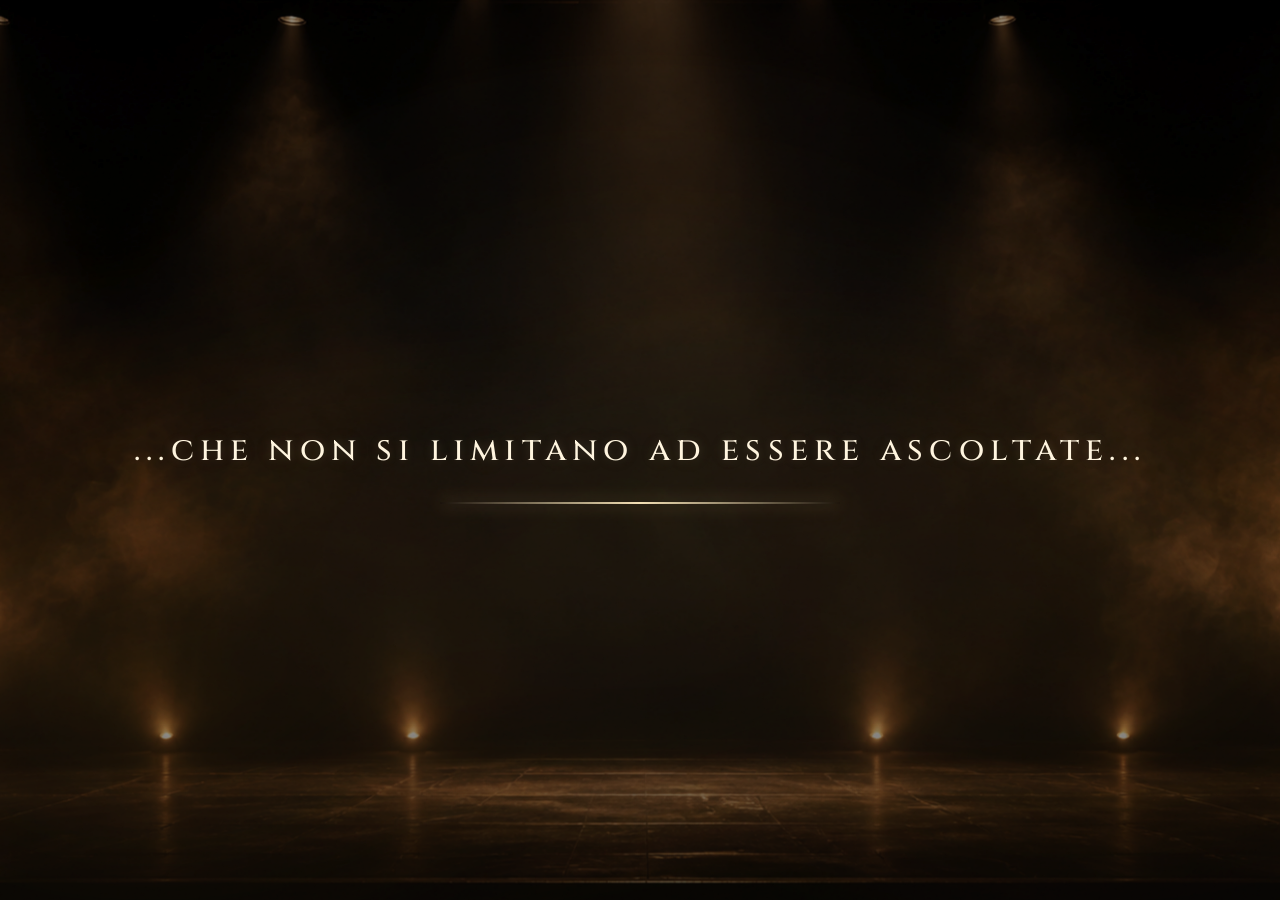
<file: index.html>
<!doctype html>
<!--
  ETB – Eros Ramazzotti Tribute Band
  Website designed and developed by Daniele Gabriele
-->
<html lang="it">
  <head>
    <meta charset="utf-8" />

    <meta name="author" content="Daniele Gabriele" />

    <meta name="viewport" content="width=device-width, initial-scale=1" />

    <script>
      (function () {
        const params = new URLSearchParams(window.location.search);
        const forcedView = params.get("view");

        // Permette di forzare manualmente:
        // ?view=desktop
        // ?view=mobile
        if (forcedView === "desktop") {
          return;
        }

        const isSmallScreen = window.matchMedia("(max-width: 900px)").matches;

        const isTouchDevice = window.matchMedia("(pointer: coarse)").matches;

        const shouldUseMobile =
          forcedView === "mobile" || (isSmallScreen && isTouchDevice);

        if (shouldUseMobile) {
          const destination = "mobile.html" + window.location.hash;

          window.location.replace(destination);
        }
      })();
    </script>

    <title>ETB | Eros Ramazzotti Tribute Band</title>

    <meta
      name="description"
      content="ETB – Eros Ramazzotti Tribute Band: otto musicisti professionisti per un autentico concerto live che ricrea il suono, l'energia e le emozioni dei più grandi successi di Eros Ramazzotti."
    />

    <link rel="icon" href="/assets/images/etb-logo.png" type="image/png" />

    <link rel="canonical" href="https://www.etberostribute.it/" />

    <link
      rel="alternate"
      media="only screen and (max-width: 900px)"
      href="https://www.etberostribute.it/mobile.html"
    />

    <link rel="alternate" hreflang="it" href="https://www.etberostribute.it/" />
    <link
      rel="alternate"
      hreflang="en"
      href="https://www.etberostribute.it/en/"
    />
    <link
      rel="alternate"
      hreflang="x-default"
      href="https://www.etberostribute.it/"
    />

    <script type="application/ld+json">
      {
        "@context": "https://schema.org",
        "@graph": [
          {
            "@type": "MusicGroup",
            "@id": "https://www.etberostribute.it/#musicgroup",
            "name": "ETB – Eros Ramazzotti Tribute Band",
            "alternateName": "ETB",
            "url": "https://www.etberostribute.it/",
            "logo": {
              "@type": "ImageObject",
              "url": "https://www.etberostribute.it/assets/images/etb-logo.png"
            },
            "image": {
              "@type": "ImageObject",
              "url": "https://www.etberostribute.it/assets/images/band-scene.png",
              "width": 1774,
              "height": 887
            },
            "description": "ETB – Eros Ramazzotti Tribute Band è una formazione composta da otto musicisti professionisti che propone un autentico concerto live dedicato alla musica di Eros Ramazzotti.",
            "genre": ["Pop", "Pop rock", "Italian pop music", "Tribute band"],
            "email": "booking@etberostribute.it",
            "areaServed": [
              {
                "@type": "Country",
                "name": "Italia"
              },
              {
                "@type": "Place",
                "name": "Europe"
              }
            ],
            "member": [
              {
                "@type": "Person",
                "name": "Fabio Di Baldo",
                "jobTitle": "Lead Vocals"
              },
              {
                "@type": "Person",
                "name": "Danila Sansoni",
                "jobTitle": "Female Vocals"
              },
              {
                "@type": "Person",
                "name": "Daniele Gabriele",
                "jobTitle": "Electric and Acoustic Guitar, Programming"
              },
              {
                "@type": "Person",
                "name": "Nico Sansoni",
                "jobTitle": "Electric Guitar"
              },
              {
                "@type": "Person",
                "name": "Nicola Di Giorgio",
                "jobTitle": "Saxophone"
              },
              {
                "@type": "Person",
                "name": "Stefano Nardi",
                "jobTitle": "Piano, Keyboards and Backing Vocals"
              },
              {
                "@type": "Person",
                "name": "Giammarco Turchini",
                "jobTitle": "Bass and Backing Vocals"
              },
              {
                "@type": "Person",
                "name": "Stefano Campaioli",
                "jobTitle": "Drums"
              }
            ]
          },
          {
            "@type": "WebSite",
            "@id": "https://www.etberostribute.it/#website",
            "url": "https://www.etberostribute.it/",
            "name": "ETB – Eros Ramazzotti Tribute Band",
            "inLanguage": ["it-IT", "en"],
            "publisher": {
              "@id": "https://www.etberostribute.it/#musicgroup"
            }
          },
          {
            "@type": "WebPage",
            "@id": "https://www.etberostribute.it/#webpage",
            "url": "https://www.etberostribute.it/",
            "name": "ETB Eros Ramazzotti Tribute Band — Cinematic Experience",
            "description": "ETB – Eros Ramazzotti Tribute Band: otto musicisti professionisti per un autentico concerto live che ricrea il suono, l'energia e le emozioni dei più grandi successi di Eros Ramazzotti.",
            "inLanguage": "it-IT",
            "isPartOf": {
              "@id": "https://www.etberostribute.it/#website"
            },
            "about": {
              "@id": "https://www.etberostribute.it/#musicgroup"
            },
            "primaryImageOfPage": {
              "@type": "ImageObject",
              "url": "https://www.etberostribute.it/assets/images/band-scene.png",
              "width": 1774,
              "height": 887
            }
          }
        ]
      }
    </script>

    <meta
      property="og:site_name"
      content="ETB – Eros Ramazzotti Tribute Band"
    />
    <meta property="og:title" content="ETB | Eros Ramazzotti Tribute Band" />

    <meta
      property="og:description"
      content="Autentica esperienza live dedicata alla musica di Eros Ramazzotti."
    />

    <meta property="og:type" content="website" />
    <meta property="og:url" content="https://www.etberostribute.it/" />

    <meta
      property="og:image"
      content="https://www.etberostribute.it/assets/images/band-scene.png"
    />

    <meta
      property="og:image:alt"
      content="ETB – Eros Ramazzotti Tribute Band"
    />

    <meta property="og:image:type" content="image/png" />
    <meta property="og:image:width" content="1774" />
    <meta property="og:image:height" content="887" />

    <meta property="og:locale" content="it_IT" />

    <meta name="twitter:card" content="summary_large_image" />
    <meta name="twitter:title" content="ETB | Eros Ramazzotti Tribute Band" />

    <meta
      name="twitter:description"
      content="Autentica esperienza live dedicata alla musica di Eros Ramazzotti."
    />

    <meta
      name="twitter:image"
      content="https://www.etberostribute.it/assets/images/band-scene.png"
    />

    <link rel="preconnect" href="https://fonts.googleapis.com" />
    <link rel="preconnect" href="https://fonts.gstatic.com" crossorigin />

    <link
      href="https://fonts.googleapis.com/css2?family=Barlow+Condensed:wght@500;600;700&family=Cinzel:wght@400;500;600&family=Inter:wght@400;500;600&display=swap"
      rel="stylesheet"
    />

    <link rel="stylesheet" href="/css/variables.css?v=1.0.0" />
    <link rel="stylesheet" href="/css/base.css?v=1.0.1" />
    <link rel="stylesheet" href="/css/animations.css?v=1.0.0" />
    <link rel="stylesheet" href="/css/effects.css?v=1.0.0" />
    <link rel="stylesheet" href="/css/layout.css?v=1.0.0" />
    <link rel="stylesheet" href="/css/storyboard.css?v=1.0.0" />
    <link rel="stylesheet" href="/css/hero.css?v=1.0.1" />
    <link rel="stylesheet" href="/css/scenes.css?v=1.0.4" />
    <link rel="stylesheet" href="/css/responsive.css?v=1.0.0" />
  </head>
  <body>
    <div class="cinema-bg" aria-hidden="true">
      <canvas id="particles"></canvas>
      <div class="light-rays"></div>
      <div class="fog f1"></div>
      <div class="fog f2"></div>
      <div class="stage-glow"></div>
      <div class="floor-glow"></div>
      <div class="vignette"></div>
    </div>

    <div class="grain" aria-hidden="true"></div>
    <div id="sceneFader" class="scene-fader" aria-hidden="true"></div>

    <nav id="topnav" class="topnav" aria-label="Menu principale">
      <a href="#home">HOME</a>
      <a href="#project">IL PROGETTO</a>
      <a href="#band">LA BAND</a>
      <a href="#showreel">SHOWREEL</a>
      <a href="#dates">DATE</a>
      <a href="#contacts">CONTATTI</a>

      <span class="language-menu">
        <span class="language-current">IT</span>
        <span class="language-divider">.</span>
        <a href="/en/" class="language-link">EN</a>
      </span>
    </nav>

    <div id="introStage" class="intro-stage">
      <div class="intro-stage-bg" aria-hidden="true"></div>
      <div id="storyLine" class="story-line"></div>
    </div>

    <main class="site-shell">
      <section id="hero" class="hero">
        <img
          class="hero-logo hero-part"
          src="/assets/images/etb-logo.png"
          alt="ETB"
        />

        <h1 class="hero-title hero-part">EROS RAMAZZOTTI</h1>

        <h2 class="hero-subtitle hero-part">TRIBUTE BAND</h2>

        <p class="hero-claim">
          <span class="hero-claim-line hero-part">La sua Musica.</span>
          <span class="hero-claim-line hero-part">La nostra Passione.</span>
        </p>

        <div class="hero-actions hero-part">
          <a id="heroShowreel" class="btn primary" href="#showreel">
            Guarda lo showreel
          </a>

          <a id="heroContacts" class="btn" href="#contacts">
            Contatti booking
          </a>
        </div>
      </section>

      <section id="projectScene" class="scene project-scene" aria-hidden="true">
        <div class="project-visual">
          <img
            class="project-background"
            src="/assets/images/etb-progetto.png"
            alt=""
            aria-hidden="true"
          />

          <div class="project-shade"></div>

          <div class="project-content">
            <header class="project-header">
              <div class="project-kicker">
                ETB · EROS RAMAZZOTTI TRIBUTE BAND
              </div>

              <h2 class="project-title">IL PROGETTO</h2>

              <p class="project-intro">
                Dietro ogni concerto ETB c’è molto più di ciò che il pubblico
                vede.
              </p>
            </header>

            <div class="project-scroll">
              <article class="project-section">
                <div class="project-section-number">01</div>

                <h3>NON TUTTE LE TRIBUTE BAND NASCONO ALLO STESSO MODO.</h3>

                <p>C’è chi sceglie di riproporre delle canzoni.</p>

                <p>C’è chi cerca la somiglianza con l’artista.</p>

                <p>ETB nasce da un’idea diversa.</p>

                <p>
                  Restituire al pubblico le emozioni, le atmosfere e la
                  ricchezza musicale dei grandi concerti di Eros Ramazzotti, con
                  il massimo rispetto per il lavoro che c’è dietro ogni suo
                  live.
                </p>
              </article>

              <article class="project-section">
                <div class="project-section-number">02</div>

                <h3>NON È SOLO UNA QUESTIONE DI CANZONI.</h3>

                <p>Le canzoni le conoscono tutti.</p>

                <p>
                  La vera sfida è ricreare ciò che accade quando quelle canzoni
                  prendono vita sul palco.
                </p>

                <p class="project-list">
                  Le dinamiche.<br />
                  Gli arrangiamenti.<br />
                  I cori.<br />
                  Le sfumature.<br />
                  I silenzi.<br />
                  L’energia.
                </p>

                <p>
                  Ogni elemento contribuisce a costruire un’esperienza che va
                  ben oltre la semplice esecuzione musicale.
                </p>
              </article>

              <article class="project-section">
                <div class="project-section-number">03</div>

                <h3>
                  DIETRO OGNI LIVE C’È MOLTO PIÙ DI QUELLO CHE IL PUBBLICO VEDE.
                </h3>

                <p>
                  Ogni concerto ETB è il risultato di un lavoro che inizia molto
                  prima della prima nota.
                </p>

                <p class="project-list">
                  Studio degli arrangiamenti.<br />
                  Ricerca dei suoni.<br />
                  Programmazioni.<br />
                  Verifica delle attrezzature.<br />
                  Controllo dei collegamenti.<br />
                  Organizzazione tecnica.
                </p>

                <p>
                  Ogni dettaglio viene preparato con l’obiettivo di ridurre al
                  minimo gli imprevisti e permettere alla band di concentrarsi
                  esclusivamente su ciò che conta davvero: la musica.
                </p>
              </article>

              <article class="project-section">
                <div class="project-section-number">04</div>

                <h3>L’AFFIDABILITÀ NON SI IMPROVVISA.</h3>

                <p>Uno spettacolo riuscito non dipende dalla fortuna.</p>

                <p class="project-list">
                  Nasce dalla preparazione.<br />
                  Dall’esperienza.<br />
                  Dall’organizzazione.<br />
                  Dal controllo.
                </p>

                <p>
                  Per questo ogni live viene affrontato con lo stesso approccio:
                  preparare tutto ciò che può essere preparato, verificare tutto
                  ciò che può essere verificato e lasciare che sul palco
                  rimangano soltanto l’energia, la musica e l’emozione.
                </p>
              </article>

              <article class="project-section">
                <div class="project-section-number">05</div>

                <h3>IL NOSTRO OBIETTIVO</h3>

                <p>Non è dimostrare quanto siamo bravi.</p>

                <p>
                  È permettere al pubblico di vivere uno spettacolo coinvolgente
                  e credibile.
                </p>

                <p>
                  Quando la tecnica diventa invisibile e resta soltanto
                  l’emozione della musica, significa che tutto il lavoro fatto
                  prima del concerto ha raggiunto il suo scopo.
                </p>
              </article>

              <div class="project-closing">
                <p>
                  OGNI NOSTRO CONCERTO INIZIA<br />
                  MOLTO PRIMA DELLA PRIMA NOTA.
                </p>

                <div class="project-actions">
                  <button
                    id="projectToBand"
                    class="btn project-btn"
                    type="button"
                  >
                    SCOPRI LA BAND
                  </button>

                  <button
                    id="projectToShowreel"
                    class="btn project-btn"
                    type="button"
                  >
                    GUARDA LO SHOWREEL
                  </button>
                </div>
              </div>
            </div>
          </div>
        </div>
      </section>

      <section id="bandScene" class="scene band-scene" aria-hidden="true">
        <div class="band-visual">
          <img
            class="band-scene-image"
            src="/assets/images/band-scene.png"
            alt="ETB Eros Ramazzotti Tribute Band"
          />

          <div class="band-story">
            <div id="bandStoryLine" class="band-story-line">
              OTTO MUSICISTI. UNA SOLA DIREZIONE.
            </div>

            <p class="band-story-copy">
              Otto musicisti sul palco per restituire l’energia, le emozioni e
              il respiro live delle canzoni di Eros Ramazzotti.
            </p>
          </div>

          <div class="band-discover" aria-hidden="true">
            <strong>SCOPRI I MUSICISTI</strong>
            <span>Seleziona un punto sulla band</span>
          </div>

          <div class="band-hotspots" aria-label="Scopri i musicisti">
            <button
              class="member-hotspot hotspot-fabio"
              aria-label="Fabio Di Baldo"
              data-member="fabio"
            >
              <span class="hotspot-label">
                <strong>FABIO DI BALDO</strong>
                <small>LEAD VOCALS</small>
              </span>
            </button>

            <button
              class="member-hotspot hotspot-danila"
              aria-label="Danila Sansoni"
              data-member="danila"
            >
              <span class="hotspot-label">
                <strong>DANILA SANSONI</strong>
                <small>VOCALS · DUETS · BACKING VOCALS</small>
              </span>
            </button>

            <button
              class="member-hotspot hotspot-daniele"
              aria-label="Daniele Gabriele"
              data-member="daniele"
            >
              <span class="hotspot-label">
                <strong>DANIELE GABRIELE</strong>
                <small>ELECTRIC · ACOUSTIC GUITAR · PROGRAMMING</small>
              </span>
            </button>

            <button
              class="member-hotspot hotspot-nico"
              aria-label="Nico Sansoni"
              data-member="nico"
            >
              <span class="hotspot-label">
                <strong>NICO SANSONI</strong>
                <small>ELECTRIC GUITAR</small>
              </span>
            </button>

            <button
              class="member-hotspot hotspot-nicola"
              aria-label="Nicola Di Giorgio"
              data-member="nicola"
            >
              <span class="hotspot-label">
                <strong>NICOLA DI GIORGIO</strong>
                <small>SAX</small>
              </span>
            </button>

            <button
              class="member-hotspot hotspot-stefano-nardi"
              aria-label="Stefano Nardi"
              data-member="stefano-nardi"
            >
              <span class="hotspot-label">
                <strong>STEFANO NARDI</strong>
                <small>PIANO · KEYBOARDS · BACKING VOCALS</small>
              </span>
            </button>

            <button
              class="member-hotspot hotspot-giammarco"
              aria-label="Giammarco Turchini"
              data-member="giammarco"
            >
              <span class="hotspot-label">
                <strong>GIAMMARCO TURCHINI</strong>
                <small>BASS · BACKING VOCALS</small>
              </span>
            </button>

            <button
              class="member-hotspot hotspot-stefano-campaioli"
              aria-label="Stefano Campaioli"
              data-member="stefano-campaioli"
            >
              <span class="hotspot-label">
                <strong>STEFANO CAMPAIOLI</strong>
                <small>DRUMS</small>
              </span>
            </button>
          </div>
        </div>
      </section>

      <section
        id="showreelScene"
        class="scene showreel-scene"
        aria-hidden="true"
      >
        <!-- =====================================================
       SHOWREEL INTRO
       ===================================================== -->

        <div id="showreelIntro" class="showreel-intro">
          <div class="showreel-line showreel-line-1">NON È UNA CANZONE.</div>

          <div class="showreel-line showreel-line-2">È UNO SPETTACOLO.</div>

          <button id="showreelPlay" class="showreel-play" type="button">
            <span class="showreel-play-icon">▶</span>
            <span>GUARDA IL PROMO UFFICIALE</span>
          </button>

          <div class="showreel-audience">
            <div class="showreel-audience-title">VISTO DA CHI ERA LÌ.</div>

            <p class="showreel-audience-copy">
              Momenti dello show ETB catturati e condivisi dal pubblico.
            </p>

            <button id="showreelExplore" class="showreel-youtube" type="button">
              OLTRE IL PROMO ↗
            </button>
          </div>
        </div>

        <!-- =====================================================
        SHOWREEL VIDEO
        ===================================================== -->

        <video
          id="showreelVideo"
          class="showreel-video"
          preload="metadata"
          playsinline
          controls
          controlsList="nodownload noremoteplayback"
          disablePictureInPicture
          oncontextmenu="return false;"
        >
          <source
            src="https://media.etberostribute.it/video/promo-etb.mp4"
            type="video/mp4"
          />
        </video>
        <!-- =====================================================
     OLTRE IL PROMO
     ===================================================== -->

        <div id="showreelGallery" class="showreel-gallery" aria-hidden="true">
          <div class="showreel-gallery-head">
            <div class="showreel-gallery-kicker">OLTRE IL PROMO.</div>

            <div class="showreel-gallery-manifesto">
              LIVE DAL PUBBLICO.
              <span>PERFORMANCE TV.</span>
              MOMENTI ETB.
            </div>
          </div>

          <div class="showreel-gallery-content">
            <!-- =====================================================
         ETB VISTI DA CHI ERA LÌ
         ===================================================== -->

            <div class="showreel-video-panel showreel-live-block">
              <div class="showreel-panel-head">
                <div class="showreel-panel-title">ETB VISTI DAL PUBBLICO</div>

                <div class="showreel-panel-subtitle">LIVE DAL PUBBLICO</div>
              </div>

              <div class="showreel-video-column">
                <a
                  class="showreel-card showreel-card-live"
                  href="https://www.youtube.com/watch?v=7wbwuNr4x2g"
                  target="_blank"
                  rel="noopener noreferrer"
                >
                  <img
                    src="/assets/images/youtube/cose-della-vita.jpg"
                    alt="Cose della vita - ETB live"
                  />

                  <div class="showreel-card-shade"></div>

                  <div class="showreel-card-copy">
                    <div class="showreel-card-title">COSE DELLA VITA</div>

                    <div class="showreel-card-meta">ETB · LIVE</div>
                  </div>

                  <span class="showreel-card-play">▶</span>
                </a>

                <a
                  class="showreel-card showreel-card-live"
                  href="https://www.youtube.com/watch?v=Uu_uuLgbPtQ"
                  target="_blank"
                  rel="noopener noreferrer"
                >
                  <img
                    src="/assets/images/youtube/una-storia-importante.jpg"
                    alt="Una storia importante - ETB live"
                  />

                  <div class="showreel-card-shade"></div>

                  <div class="showreel-card-copy">
                    <div class="showreel-card-title">UNA STORIA IMPORTANTE</div>

                    <div class="showreel-card-meta">ETB · LIVE</div>
                  </div>

                  <span class="showreel-card-play">▶</span>
                </a>
              </div>
            </div>

            <!-- =====================================================
         ETB IN TV
         ===================================================== -->

            <div class="showreel-video-panel showreel-tv-block">
              <div class="showreel-panel-head">
                <div class="showreel-panel-title">ETB IN TV</div>

                <div class="showreel-panel-subtitle">
                  FESTIVAL ITALIA IN MUSICA · LAZIO TV
                </div>
              </div>

              <div class="showreel-video-column">
                <a
                  class="showreel-card showreel-card-tv"
                  href="https://www.youtube.com/watch?v=AcxtzUMbStc"
                  target="_blank"
                  rel="noopener noreferrer"
                >
                  <img
                    src="/assets/images/youtube/medley-tv.jpg"
                    alt="Medley Eros Ramazzotti - ETB TV performance"
                  />

                  <div class="showreel-card-shade"></div>

                  <div class="showreel-card-copy">
                    <div class="showreel-card-title">
                      MEDLEY EROS RAMAZZOTTI
                    </div>
                  </div>

                  <span class="showreel-card-play">▶</span>
                </a>

                <a
                  class="showreel-card showreel-card-tv"
                  href="https://www.youtube.com/watch?v=sU3zXvA4uTs"
                  target="_blank"
                  rel="noopener noreferrer"
                >
                  <img
                    src="/assets/images/youtube/piu-bella-cosa-tv.jpg"
                    alt="Più bella cosa - ETB TV performance"
                  />

                  <div class="showreel-card-shade"></div>

                  <div class="showreel-card-copy">
                    <div class="showreel-card-title">PIÙ BELLA COSA</div>
                  </div>

                  <span class="showreel-card-play">▶</span>
                </a>

                <a
                  class="showreel-card showreel-card-tv"
                  href="https://www.youtube.com/watch?v=0V2D1NXu-xw"
                  target="_blank"
                  rel="noopener noreferrer"
                >
                  <img
                    src="/assets/images/youtube/terra-promessa-tv.jpg"
                    alt="Terra promessa - ETB TV performance"
                  />

                  <div class="showreel-card-shade"></div>

                  <div class="showreel-card-copy">
                    <div class="showreel-card-title">TERRA PROMESSA</div>
                  </div>

                  <span class="showreel-card-play">▶</span>
                </a>
              </div>
            </div>
          </div>

          <button
            id="showreelGalleryBack"
            class="showreel-gallery-back"
            type="button"
          >
            ← TORNA ALLO SHOWREEL
          </button>
        </div>
      </section>

      <section id="datesScene" class="scene dates-scene" aria-hidden="true">
        <div class="dates-visual">
          <img
            class="dates-background"
            src="/assets/images/etb-date.png"
            alt=""
            aria-hidden="true"
          />

          <div class="dates-shade"></div>

          <div class="dates-content">
            <div class="dates-heading">PROSSIME DATE</div>

            <div id="datesList" class="dates-list"></div>

            <button
              id="datesArchiveToggle"
              class="dates-archive-toggle"
              type="button"
            >
              ARCHIVIO LIVE →
            </button>
          </div>
        </div>
      </section>

      <section
        id="contactsScene"
        class="scene contacts-scene"
        aria-hidden="true"
      >
        <div class="contacts-visual">
          <img
            class="contacts-background"
            src="/assets/images/contatti.png"
            alt=""
            aria-hidden="true"
          />

          <div class="contacts-shade"></div>
          <div class="contacts-content">
            <div class="contacts-kicker">BOOKING ETB</div>
            <h2 class="contacts-title">CONTATTI & BOOKING</h2>

            <p class="contacts-copy">
              <strong>Raccontaci il tuo evento.</strong><br />
              Compila il modulo e riceveremo fin da subito tutte le informazioni
              necessarie per valutare disponibilità, aspetti organizzativi e,
              quando possibile, elaborare una prima stima indicativa del live
              ETB.
            </p>

            <div class="contacts-booking-layout">
              <div class="contacts-form-column">
                <form id="quoteForm" class="quote-form">
                  <div
                    style="
                      position: absolute;
                      left: -10000px;
                      width: 1px;
                      height: 1px;
                      overflow: hidden;
                    "
                    aria-hidden="true"
                  >
                    <label>
                      Non compilare questo campo
                      <input
                        id="website"
                        name="website"
                        type="text"
                        tabindex="-1"
                        autocomplete="off"
                      />
                    </label>
                  </div>
                  <div class="quote-grid">
                    <label>
                      Nome richiedente
                      <input id="clientName" type="text" required />
                    </label>

                    <label>
                      Data evento
                      <input id="eventDate" type="date" required />
                    </label>

                    <label class="international-event">
                      <input
                        id="internationalEvent"
                        name="internationalEvent"
                        type="checkbox"
                      />

                      <span>
                        Il mio evento si svolge
                        <strong>fuori dall'Italia</strong>
                      </span>
                    </label>

                    <label>
                      Località evento
                      <input
                        id="eventLocation"
                        type="text"
                        placeholder="Es. Forano (RI)"
                        required
                        autocomplete="off"
                      />

                      <div
                        id="locationSuggestions"
                        class="location-suggestions"
                      ></div>
                    </label>

                    <label>
                      Tipo di location
                      <select id="locationType" required>
                        <option value="">Seleziona il tipo di location</option>

                        <option value="A">
                          Suolo pubblico · Piazza · Festa
                        </option>

                        <option value="B">Pub · Ristorante · Locale</option>

                        <option value="C">Teatro · Auditorium</option>

                        <option value="D">Cerimonia nuziale</option>
                      </select>
                    </label>

                    <label class="lineup-field">
                      <span class="quote-label-with-help">
                        Formazione richiesta

                        <button
                          id="lineupHelpTrigger"
                          class="help-tooltip-trigger"
                          type="button"
                          aria-label="Informazioni sulle formazioni ETB"
                          aria-expanded="false"
                          aria-controls="lineupHelpTooltip"
                        >
                          i
                        </button>
                      </span>

                      <select id="lineup">
                        <option value="full">
                          ETB Full Live Experience (8 musicisti)
                        </option>

                        <option value="reduced">
                          ETB Compact Live (7 musicisti, senza sax)
                        </option>
                      </select>

                      <div
                        id="lineupHelpTooltip"
                        class="help-tooltip"
                        role="tooltip"
                        aria-hidden="true"
                      >
                        <div class="help-tooltip-title">
                          LE NOSTRE FORMAZIONI
                        </div>

                        <div class="help-tooltip-section">
                          <strong
                            >ETB Full Live Experience — 8 musicisti</strong
                          >

                          <p>
                            È la formazione completa della band e rappresenta
                            l’esperienza artistica nella sua massima
                            espressione. Include il sax, strumento presente in
                            molti arrangiamenti originali di Eros Ramazzotti e
                            nei suoi concerti dal vivo.
                          </p>
                        </div>

                        <div class="help-tooltip-section">
                          <strong>ETB Compact Live — 7 musicisti</strong>

                          <p>
                            Per alcuni eventi, esigenze logistiche, spazi
                            ridotti o disponibilità di budget possono rendere
                            preferibile una formazione più compatta. In questa
                            configurazione il sax non è presente, ma lo
                            spettacolo mantiene identità musicale, qualità
                            esecutiva ed energia ETB.
                          </p>
                        </div>

                        <div class="help-tooltip-note">
                          <strong>Non sai quale scegliere?</strong>

                          <p>
                            Saremo felici di consigliarti la soluzione più
                            adatta al tuo evento.
                          </p>
                        </div>
                      </div>
                    </label>

                    <label>
                      <span class="quote-label-with-help">
                        Service audio e luci
                      </span>

                      <select id="serviceOption" required>
                        <option value="">
                          Seleziona disponibilità service
                        </option>

                        <option value="available">
                          Già disponibile sul posto
                        </option>

                        <option value="required">Richiesto a ETB</option>
                      </select>
                    </label>

                    <label>
                      Numero di telefono / WhatsApp
                      <input
                        id="customerPhone"
                        name="customerPhone"
                        type="tel"
                        inputmode="tel"
                        placeholder="+39 333 1234567"
                        required
                        autocomplete="tel"
                      />
                    </label>

                    <div aria-hidden="true"></div>

                    <label>
                      Indirizzo email
                      <input
                        id="customerEmail"
                        name="customerEmail"
                        type="email"
                        placeholder="nome@esempio.it"
                        required
                        autocomplete="email"
                      />
                    </label>

                    <label>
                      Conferma email
                      <input
                        id="customerEmailConfirm"
                        name="etbEmailManualConfirm"
                        type="text"
                        inputmode="email"
                        placeholder="Ripeti manualmente la tua email"
                        required
                        autocomplete="new-password"
                      />
                    </label>
                  </div>

                  <label>
                    Note evento
                    <textarea
                      id="eventNotes"
                      rows="3"
                      placeholder="Eventuali dettagli utili per il booking ETB"
                    ></textarea>

                    <span class="quote-notes-privacy">
                      Non inserire nelle note dati personali non necessari o
                      informazioni di natura sensibile.
                    </span>
                  </label>

                  <div class="quote-privacy-info">
                    <span>
                      I dati inseriti saranno utilizzati esclusivamente per
                      gestire la presente richiesta di stima e di booking ETB.
                      Per conoscere come ETB gestisce i dati comunicati tramite
                      questo modulo, consulta l’
                      <a href="#" id="privacyPolicyLink">Informativa Privacy</a
                      >.
                    </span>
                  </div>

                  <label class="quote-privacy quote-marketing-consent">
                    <input
                      id="marketingConsent"
                      name="marketingConsent"
                      type="checkbox"
                    />

                    <span>
                      Desidero rimanere in contatto con ETB e ricevere
                      occasionalmente aggiornamenti sulla band, nuove date,
                      disponibilità e iniziative future. Potrò revocare il
                      consenso in qualsiasi momento.
                    </span>
                  </label>

                  <div class="quote-submit-row">
                    <button class="quote-submit" type="submit">
                      RICEVI LA STIMA VIA EMAIL
                    </button>

                    <div
                      id="quoteResult"
                      class="quote-inline-result"
                      aria-live="polite"
                    ></div>
                  </div>
                </form>
              </div>

              <aside class="booking-info">
                <div class="booking-info-kicker">DAL PRIMO CONTATTO</div>

                <h2 class="booking-info-title">
                  OGNI EVENTO<br />
                  È UNICO
                </h2>

                <p class="booking-info-intro">
                  Ogni concerto ha caratteristiche, esigenze organizzative e
                  aspetti logistici diversi.
                </p>

                <p class="booking-info-copy">
                  Il nostro obiettivo è semplificare il primo contatto, così da
                  poter valutare rapidamente il tuo evento e preparare una
                  proposta costruita sulle tue reali necessità.
                </p>

                <div class="booking-benefits">
                  <div class="booking-benefit">
                    <div class="booking-benefit-title">
                      <span class="booking-benefit-mark">◆</span>
                      Risposta più rapida
                    </div>
                  </div>

                  <div class="booking-benefit">
                    <div class="booking-benefit-title">
                      <span class="booking-benefit-mark">◆</span>
                      Valutazione personalizzata
                    </div>
                  </div>

                  <div class="booking-benefit">
                    <div class="booking-benefit-title">
                      <span class="booking-benefit-mark">◆</span>
                      Prima stima indicativa
                    </div>
                  </div>

                  <div class="booking-benefit">
                    <div class="booking-benefit-title">
                      <span class="booking-benefit-mark">◆</span>
                      Contatto diretto con ETB
                    </div>
                  </div>

                  <div class="booking-benefit">
                    <div class="booking-benefit-title">
                      <span class="booking-benefit-mark">◆</span>
                      Nessun impegno
                    </div>
                  </div>
                </div>

                <blockquote class="booking-info-quote">
                  <strong>Non esistono due eventi uguali.</strong><br /><br />
                  Per questo preferiamo conoscere le esigenze di ogni
                  organizzatore prima di formulare una proposta.
                </blockquote>
              </aside>
            </div>
          </div>
        </div>
      </section>

      <section id="memberScene" class="scene member-scene" aria-hidden="true">
        <div class="member-visual">
          <img
            id="memberImage"
            class="member-image"
            src="/assets/images/fabio-vox.png"
            alt="Fabio Di Baldo"
          />

          <div class="member-shade"></div>

          <div class="member-content">
            <div id="memberRole" class="member-role">LEAD VOCALS</div>

            <h2 id="memberName" class="member-name">FABIO DI BALDO</h2>

            <p id="memberQuote" class="member-quote">
              La voce che guida il viaggio.<br />
              Il respiro live delle canzoni di Eros.
            </p>
          </div>

          <button
            id="memberBack"
            class="member-back"
            type="button"
            aria-label="Torna alla band"
          >
            ← BAND
          </button>
        </div>
      </section>
    </main>

    <div
      id="privacyPolicyModal"
      class="privacy-modal"
      aria-hidden="true"
      role="dialog"
      aria-modal="true"
      aria-labelledby="privacyPolicyTitle"
    >
      <div class="privacy-modal-backdrop" data-privacy-close></div>

      <div class="privacy-modal-panel">
        <button
          id="privacyPolicyClose"
          class="privacy-modal-close"
          type="button"
          aria-label="Chiudi informativa privacy"
          data-privacy-close
        >
          ×
        </button>

        <div class="privacy-modal-kicker">ETB · PRIVACY</div>

        <h2 id="privacyPolicyTitle" class="privacy-modal-title">
          INFORMATIVA PRIVACY
        </h2>

        <div class="privacy-modal-content">
          <p>
            <strong>La fiducia di chi ci contatta è importante per ETB.</strong>
            Per questo utilizziamo le informazioni che ci vengono comunicate
            esclusivamente per gestire le richieste di booking e ricontattare
            gli organizzatori interessati ai nostri concerti.
          </p>

          <p>
            Attraverso questo modulo raccogliamo soltanto le informazioni
            necessarie per valutare una richiesta di esibizione, predisporre
            quando possibile una prima stima indicativa e dare seguito al
            contatto ricevuto.
          </p>

          <p>
            Il nostro obiettivo non è creare una banca dati di clienti o
            potenziali clienti, ma conoscere gli elementi indispensabili per
            organizzare correttamente un eventuale evento.
          </p>

          <h3>1. Chi gestisce le informazioni</h3>

          <p>
            Le informazioni comunicate tramite questo sito sono gestite da
            <strong>ETB – Eros Ramazzotti Tribute Band</strong>, attraverso i
            componenti della band presentati nella pagina
            <strong>“La Band”</strong>, esclusivamente per le finalità descritte
            nella presente informativa.
          </p>

          <p>
            Per qualsiasi richiesta relativa al trattamento delle informazioni
            personali è possibile contattarci all’indirizzo:
            <a href="mailto:privacy@etberostribute.it">
              privacy@etberostribute.it
            </a>
          </p>

          <h3>2. Quali informazioni raccogliamo</h3>

          <p>
            Il modulo può richiedere il nome del referente, l’indirizzo email,
            il numero di telefono o WhatsApp, la data e la località dell’evento,
            la tipologia della location, la formazione richiesta, la
            disponibilità del service ed eventuali note utili
            all’organizzazione.
          </p>

          <p>
            Il modulo non è progettato per raccogliere categorie particolari di
            dati personali. Ti chiediamo pertanto di non inserire nelle note
            informazioni non necessarie o dati di natura sensibile.
          </p>

          <h3>3. Per quale motivo utilizziamo queste informazioni</h3>

          <p>
            Le informazioni ricevute vengono utilizzate esclusivamente per
            valutare la richiesta, verificare la disponibilità della band,
            predisporre quando possibile una prima stima indicativa del live,
            ricontattare il richiedente e gestire gli eventuali successivi
            contatti relativi allo stesso evento.
          </p>

          <p>
            Per la gestione della richiesta di booking non chiediamo un consenso
            specifico, poiché è l’utente stesso a comunicarci i propri dati per
            essere ricontattato e ricevere una risposta alla propria richiesta.
          </p>

          <h3>4. Comunicazioni future ETB</h3>

          <p>
            Solo se l’utente seleziona l’apposita casella facoltativa, ETB potrà
            utilizzare il suo indirizzo email per inviare occasionalmente
            aggiornamenti sulla band, nuove date, disponibilità e iniziative
            future.
          </p>

          <p>
            Il consenso a queste comunicazioni è facoltativo, non condiziona
            l’invio della richiesta di booking e può essere revocato in
            qualsiasi momento.
          </p>

          <h3>5. Conservazione delle informazioni</h3>

          <p>
            Il sito non mantiene un database dedicato delle richieste di
            booking. Le comunicazioni vengono gestite attraverso la casella di
            posta elettronica utilizzata da ETB per il booking.
          </p>

          <p>
            Le informazioni vengono conservate solo per il tempo necessario alla
            gestione della richiesta e degli eventuali contatti collegati
            all’evento. Conclusa tale gestione, le informazioni non più
            necessarie vengono eliminate o comunque non ulteriormente
            utilizzate.
          </p>

          <p>
            Se la richiesta porta a un accordo o a un rapporto contrattuale, i
            dati necessari possono essere conservati per il tempo richiesto
            dagli obblighi amministrativi, fiscali o dalla tutela dei diritti
            delle parti.
          </p>

          <h3>6. A chi possono essere comunicate</h3>

          <p>
            Le informazioni possono essere consultate esclusivamente dai
            componenti ETB coinvolti nella gestione della richiesta.
          </p>

          <p>
            Possono inoltre essere trattate dai fornitori tecnici necessari al
            funzionamento del sito, della posta elettronica, dei sistemi di
            sicurezza, antispam e degli eventuali servizi utilizzati per l’invio
            delle comunicazioni.
          </p>

          <p>
            Le informazioni non vengono diffuse, vendute o cedute a terzi per
            finalità commerciali estranee alla richiesta ricevuta.
          </p>

          <h3>7. Diritti dell’interessato</h3>

          <p>
            L’utente può chiedere di conoscere quali dati lo riguardano,
            ottenerne la rettifica o l’aggiornamento, richiederne la
            cancellazione nei casi previsti dalla normativa, limitarne il
            trattamento o revocare il consenso eventualmente prestato per le
            comunicazioni future.
          </p>

          <p>
            Le richieste possono essere inviate a:
            <a href="mailto:privacy@etberostribute.it">
              privacy@etberostribute.it
            </a>
          </p>

          <h3>8. Autorità di controllo</h3>

          <p>
            Se ritieni che il trattamento delle informazioni che ti riguardano
            non sia conforme alla normativa vigente, hai il diritto di
            rivolgerti al Garante per la protezione dei dati personali, secondo
            le modalità previste dalla legge.
          </p>

          <h3>9. Aggiornamenti</h3>

          <p>
            La presente informativa potrà essere aggiornata qualora vengano
            introdotte nuove funzionalità del sito, cambino i fornitori
            utilizzati o siano modificate le modalità di gestione delle
            richieste e delle comunicazioni future.
          </p>

          <h3>10. Crediti</h3>

          <p>
            Il sito web ufficiale di ETB – Eros Ramazzotti Tribute Band è stato
            progettato e sviluppato da Daniele Gabriele.
          </p>
        </div>

        <div class="privacy-modal-actions">
          <button class="privacy-modal-button" type="button" data-privacy-close>
            CHIUDI
          </button>
        </div>
      </div>
    </div>

    <script src="/js/timing.js?v=1.0.0"></script>
    <script src="/js/config.js?v=1.0.2"></script>
    <script src="/js/dates.js?v=1.0.5"></script>
    <script src="/js/quote-engine.js?v=1.0.0"></script>
    <script src="/js/route-service.js?v=1.0.0"></script>
    <script src="/js/email.js?v=1.0.1"></script>
    <script src="/js/app.js?v=1.0.3"></script>
    <script src="/js/storyboard.js?v=1.0.0"></script>
    <script src="/js/background.js?v=1.0.0"></script>
  </body>
</html>
</file>
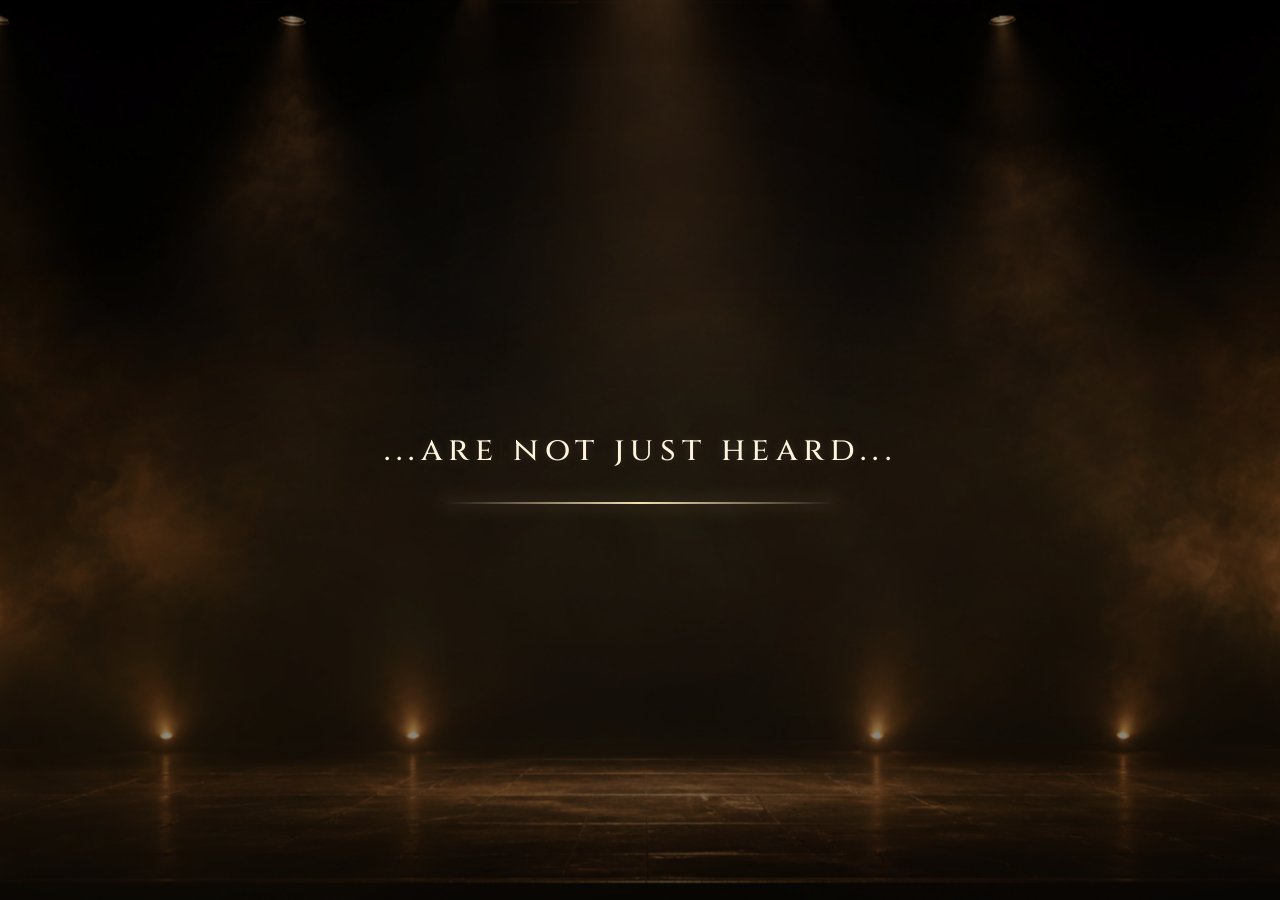
<file: en/index.html>
<!doctype html>

<!--
  ETB – Eros Ramazzotti Tribute Band
  Website designed and developed by Daniele Gabriele
-->

<html lang="en">
  <head>
    <meta charset="utf-8" />

    <meta name="author" content="Daniele Gabriele" />

    <meta name="viewport" content="width=device-width, initial-scale=1" />

    <script>
      (function () {
        const params = new URLSearchParams(window.location.search);
        const forcedView = params.get("view");

        // Permette di forzare manualmente:
        // ?view=desktop
        // ?view=mobile
        if (forcedView === "desktop") {
          return;
        }

        const isSmallScreen = window.matchMedia("(max-width: 900px)").matches;

        const isTouchDevice = window.matchMedia("(pointer: coarse)").matches;

        const shouldUseMobile =
          forcedView === "mobile" || (isSmallScreen && isTouchDevice);

        if (shouldUseMobile) {
          const destination = "mobile.html" + window.location.hash;

          window.location.replace(destination);
        }
      })();
    </script>

    <title>ETB | Eros Ramazzotti Tribute Band | Live Music Experience</title>
    <meta
      name="description"
      content="ETB – Eros Ramazzotti Tribute Band delivers an authentic live concert experience with eight professional musicians, faithfully recreating the sound, energy and emotion of Eros Ramazzotti's greatest live performances."
    />

    <link rel="icon" href="/assets/images/etb-logo.png" type="image/png" />

    <link rel="canonical" href="https://www.etberostribute.it/en/" />

    <link
      rel="alternate"
      media="only screen and (max-width: 900px)"
      href="https://www.etberostribute.it/en/mobile.html"
    />

    <link rel="alternate" hreflang="it" href="https://www.etberostribute.it/" />
    <link
      rel="alternate"
      hreflang="en"
      href="https://www.etberostribute.it/en/"
    />
    <link
      rel="alternate"
      hreflang="x-default"
      href="https://www.etberostribute.it/"
    />

    <script type="application/ld+json">
      {
        "@context": "https://schema.org",
        "@graph": [
          {
            "@type": "MusicGroup",
            "@id": "https://www.etberostribute.it/#musicgroup",
            "name": "ETB – Eros Ramazzotti Tribute Band",
            "alternateName": "ETB",
            "url": "https://www.etberostribute.it/",
            "logo": {
              "@type": "ImageObject",
              "url": "https://www.etberostribute.it/assets/images/etb-logo.png"
            },
            "image": {
              "@type": "ImageObject",
              "url": "https://www.etberostribute.it/assets/images/band-scene.png",
              "width": 1774,
              "height": 887
            },
            "description": "ETB – Eros Ramazzotti Tribute Band is an eight-piece professional live band delivering an authentic concert experience dedicated to the music of Eros Ramazzotti.",
            "genre": ["Pop", "Pop rock", "Italian pop music", "Tribute band"],
            "email": "booking@etberostribute.it",
            "areaServed": [
              {
                "@type": "Country",
                "name": "Italy"
              },
              {
                "@type": "Place",
                "name": "Europe"
              }
            ],
            "member": [
              {
                "@type": "Person",
                "name": "Fabio Di Baldo",
                "jobTitle": "Lead Vocals"
              },
              {
                "@type": "Person",
                "name": "Danila Sansoni",
                "jobTitle": "Female Vocals"
              },
              {
                "@type": "Person",
                "name": "Daniele Gabriele",
                "jobTitle": "Electric and Acoustic Guitar, Programming"
              },
              {
                "@type": "Person",
                "name": "Nico Sansoni",
                "jobTitle": "Electric Guitar"
              },
              {
                "@type": "Person",
                "name": "Nicola Di Giorgio",
                "jobTitle": "Saxophone"
              },
              {
                "@type": "Person",
                "name": "Stefano Nardi",
                "jobTitle": "Piano, Keyboards and Backing Vocals"
              },
              {
                "@type": "Person",
                "name": "Giammarco Turchini",
                "jobTitle": "Bass and Backing Vocals"
              },
              {
                "@type": "Person",
                "name": "Stefano Campaioli",
                "jobTitle": "Drums"
              }
            ]
          },
          {
            "@type": "WebSite",
            "@id": "https://www.etberostribute.it/#website",
            "url": "https://www.etberostribute.it/",
            "name": "ETB – Eros Ramazzotti Tribute Band",
            "inLanguage": ["it-IT", "en"],
            "publisher": {
              "@id": "https://www.etberostribute.it/#musicgroup"
            }
          },
          {
            "@type": "WebPage",
            "@id": "https://www.etberostribute.it/en/#webpage",
            "url": "https://www.etberostribute.it/en/",
            "name": "ETB | Eros Ramazzotti Tribute Band | Live Music Experience",
            "description": "ETB – Eros Ramazzotti Tribute Band: eight professional musicians delivering an authentic live concert experience that recreates the sound, energy and emotion of Eros Ramazzotti's greatest hits.",
            "inLanguage": "en",
            "isPartOf": {
              "@id": "https://www.etberostribute.it/#website"
            },
            "about": {
              "@id": "https://www.etberostribute.it/#musicgroup"
            },
            "primaryImageOfPage": {
              "@type": "ImageObject",
              "url": "https://www.etberostribute.it/assets/images/band-scene.png",
              "width": 1774,
              "height": 887
            }
          }
        ]
      }
    </script>

    <meta property="og:title" content="ETB | Eros Ramazzotti Tribute Band" />

    <meta
      property="og:description"
      content="Authentic live tribute experience dedicated to the music of Eros Ramazzotti."
    />

    <meta
      property="og:site_name"
      content="ETB – Eros Ramazzotti Tribute Band"
    />

    <meta property="og:type" content="website" />

    <meta property="og:url" content="https://www.etberostribute.it/en/" />

    <meta
      property="og:image"
      content="https://www.etberostribute.it/assets/images/band-scene.png"
    />

    <meta
      property="og:image:alt"
      content="ETB – Eros Ramazzotti Tribute Band"
    />

    <meta property="og:image:type" content="image/png" />
    <meta property="og:image:width" content="1774" />
    <meta property="og:image:height" content="887" />

    <meta property="og:locale" content="en_GB" />

    <meta name="twitter:card" content="summary_large_image" />

    <meta name="twitter:title" content="ETB | Eros Ramazzotti Tribute Band" />

    <meta
      name="twitter:description"
      content="Authentic live tribute experience dedicated to the music of Eros Ramazzotti."
    />

    <meta
      name="twitter:image"
      content="https://www.etberostribute.it/assets/images/band-scene.png"
    />

    <!-- Google Fonts: versione online di sviluppo. Per la pubblicazione potremo passare a font locali woff2. -->
    <link rel="preconnect" href="https://fonts.googleapis.com" />
    <link rel="preconnect" href="https://fonts.gstatic.com" crossorigin />

    <link
      href="https://fonts.googleapis.com/css2?family=Barlow+Condensed:wght@500;600;700&family=Cinzel:wght@400;500;600&family=Inter:wght@400;500;600&display=swap"
      rel="stylesheet"
    />

    <link rel="stylesheet" href="/css/variables.css?v=1.0.0" />
    <link rel="stylesheet" href="/css/base.css?v=1.0.1" />
    <link rel="stylesheet" href="/css/animations.css?v=1.0.0" />
    <link rel="stylesheet" href="/css/effects.css?v=1.0.0" />
    <link rel="stylesheet" href="/css/layout.css?v=1.0.0" />
    <link rel="stylesheet" href="/css/storyboard.css?v=1.0.0" />
    <link rel="stylesheet" href="/css/hero.css?v=1.0.1" />
    <link rel="stylesheet" href="/css/scenes.css?v=1.0.4" />
    <link rel="stylesheet" href="/css/responsive.css?v=1.0.0" />
  </head>
  <body>
    <div class="cinema-bg" aria-hidden="true">
      <canvas id="particles"></canvas>
      <div class="light-rays"></div>
      <div class="fog f1"></div>
      <div class="fog f2"></div>
      <div class="stage-glow"></div>
      <div class="floor-glow"></div>
      <div class="vignette"></div>
    </div>

    <div class="grain" aria-hidden="true"></div>
    <div id="sceneFader" class="scene-fader" aria-hidden="true"></div>

    <nav id="topnav" class="topnav" aria-label="Main navigation">
      <a href="#home">HOME</a>
      <a href="#project">THE PROJECT</a>
      <a href="#band">THE BAND</a>
      <a href="#showreel">SHOWREEL</a>
      <a href="#dates">LIVE DATES</a>
      <a href="#contacts">BOOKING</a>

      <span class="language-menu">
        <a href="/" class="language-link">IT</a>
        <span class="language-divider">.</span>
        <span class="language-current">EN</span>
      </span>
    </nav>

    <div id="introStage" class="intro-stage">
      <div class="intro-stage-bg" aria-hidden="true"></div>
      <div id="storyLine" class="story-line"></div>
    </div>

    <main class="site-shell">
      <section id="hero" class="hero">
        <img
          class="hero-logo hero-part"
          src="/assets/images/etb-logo.png"
          alt="ETB"
        />

        <h1 class="hero-title hero-part">EROS RAMAZZOTTI</h1>

        <h2 class="hero-subtitle hero-part">TRIBUTE BAND</h2>

        <p class="hero-claim">
          <span class="hero-claim-line hero-part">His Music.</span>
          <span class="hero-claim-line hero-part">Our Passion.</span>
        </p>

        <div class="hero-actions hero-part">
          <a id="heroShowreel" class="btn primary" href="#showreel">
            WATCH THE SHOWREEL
          </a>

          <a id="heroContacts" class="btn" href="#contacts">
            BOOKING ENQUIRIES
          </a>
        </div>
      </section>

      <section id="projectScene" class="scene project-scene" aria-hidden="true">
        <div class="project-visual">
          <img
            class="project-background"
            src="/assets/images/etb-progetto.png"
            alt=""
            aria-hidden="true"
          />

          <div class="project-shade"></div>

          <div class="project-content">
            <header class="project-header">
              <div class="project-kicker">
                ETB · EROS RAMAZZOTTI TRIBUTE BAND
              </div>

              <h2 class="project-title">THE PROJECT</h2>

              <p class="project-intro">
                Behind every ETB performance lies far more than the audience can
                see.
              </p>
            </header>

            <div class="project-scroll">
              <article class="project-section">
                <div class="project-section-number">01</div>

                <h3>NOT ALL TRIBUTE BANDS BEGIN THE SAME WAY.</h3>

                <p>Some simply choose to perform the songs.</p>

                <p>Some focus on looking like the original artist.</p>

                <p>ETB was born from a different idea.</p>

                <p>
                  To bring back the emotion, atmosphere and musical richness of
                  Eros Ramazzotti’s greatest live performances, with the utmost
                  respect for the work behind every one of his shows.
                </p>
              </article>

              <article class="project-section">
                <div class="project-section-number">02</div>

                <h3>IT IS ABOUT FAR MORE THAN THE SONGS.</h3>

                <p>Everyone knows the songs.</p>

                <p>
                  The real challenge is recreating what happens when those songs
                  come alive on stage.
                </p>

                <p class="project-list">
                  The dynamics.<br />
                  The arrangements.<br />
                  The harmonies.<br />
                  The nuances.<br />
                  The silences.<br />
                  The energy.
                </p>

                <p>
                  Every element helps create an experience that goes far beyond
                  simply performing the music.
                </p>
              </article>

              <article class="project-section">
                <div class="project-section-number">03</div>

                <h3>
                  BEHIND EVERY LIVE SHOW LIES FAR MORE THAN THE AUDIENCE CAN
                  SEE.
                </h3>

                <p>
                  Every ETB performance is the result of work that begins long
                  before the first note is played.
                </p>

                <p class="project-list">
                  Arrangement study.<br />
                  Sound design.<br />
                  Programming.<br />
                  Equipment checks.<br />
                  Connection testing.<br />
                  Technical planning.
                </p>

                <p>
                  Every detail is prepared to minimise the unexpected and allow
                  the band to focus entirely on what truly matters: the music.
                </p>
              </article>

              <article class="project-section">
                <div class="project-section-number">04</div>

                <h3>RELIABILITY DOES NOT HAPPEN BY CHANCE.</h3>

                <p>A successful show is never simply a matter of luck.</p>

                <p class="project-list">
                  It comes from preparation.<br />
                  From experience.<br />
                  From organisation.<br />
                  From attention to detail.
                </p>

                <p>
                  That is why every performance is approached in the same way:
                  prepare everything that can be prepared, check everything that
                  can be checked and leave nothing on stage but energy, music
                  and emotion.
                </p>
              </article>

              <article class="project-section">
                <div class="project-section-number">05</div>

                <h3>OUR PURPOSE</h3>

                <p>It is not to prove how talented we are.</p>

                <p>
                  It is to give the audience an engaging and authentic live
                  experience.
                </p>

                <p>
                  When the technical work becomes invisible and only the emotion
                  of the music remains, everything prepared before the show has
                  fulfilled its purpose.
                </p>
              </article>

              <div class="project-closing">
                <p>
                  EVERY ETB PERFORMANCE BEGINS<br />
                  LONG BEFORE THE FIRST NOTE.
                </p>

                <div class="project-actions">
                  <button
                    id="projectToBand"
                    class="btn project-btn"
                    type="button"
                  >
                    MEET THE BAND
                  </button>

                  <button
                    id="projectToShowreel"
                    class="btn project-btn"
                    type="button"
                  >
                    WATCH THE SHOWREEL
                  </button>
                </div>
              </div>
            </div>
          </div>
        </div>
      </section>

      <section id="bandScene" class="scene band-scene" aria-hidden="true">
        <div class="band-visual">
          <img
            class="band-scene-image"
            src="/assets/images/band-scene.png"
            alt="ETB Eros Ramazzotti Tribute Band"
          />

          <div class="band-story">
            <div id="bandStoryLine" class="band-story-line">
              EIGHT MUSICIANS. ONE SHARED VISION.
            </div>

            <p class="band-story-copy">
              Eight musicians on stage, bringing back the energy, emotion and
              live spirit of Eros Ramazzotti’s music.
            </p>
          </div>

          <div class="band-discover" aria-hidden="true">
            <strong>MEET THE MUSICIANS</strong>
            <span>Select a member of the band</span>
          </div>

          <div class="band-hotspots" aria-label="Meet the musicians">
            <button
              class="member-hotspot hotspot-fabio"
              aria-label="Fabio Di Baldo"
              data-member="fabio"
            >
              <span class="hotspot-label">
                <strong>FABIO DI BALDO</strong>
                <small>LEAD VOCALS</small>
              </span>
            </button>

            <button
              class="member-hotspot hotspot-danila"
              aria-label="Danila Sansoni"
              data-member="danila"
            >
              <span class="hotspot-label">
                <strong>DANILA SANSONI</strong>
                <small>VOCALS · DUETS · BACKING VOCALS</small>
              </span>
            </button>

            <button
              class="member-hotspot hotspot-daniele"
              aria-label="Daniele Gabriele"
              data-member="daniele"
            >
              <span class="hotspot-label">
                <strong>DANIELE GABRIELE</strong>
                <small>ELECTRIC · ACOUSTIC GUITAR · PROGRAMMING</small>
              </span>
            </button>

            <button
              class="member-hotspot hotspot-nico"
              aria-label="Nico Sansoni"
              data-member="nico"
            >
              <span class="hotspot-label">
                <strong>NICO SANSONI</strong>
                <small>ELECTRIC GUITAR</small>
              </span>
            </button>

            <button
              class="member-hotspot hotspot-nicola"
              aria-label="Nicola Di Giorgio"
              data-member="nicola"
            >
              <span class="hotspot-label">
                <strong>NICOLA DI GIORGIO</strong>
                <small>SAX</small>
              </span>
            </button>

            <button
              class="member-hotspot hotspot-stefano-nardi"
              aria-label="Stefano Nardi"
              data-member="stefano-nardi"
            >
              <span class="hotspot-label">
                <strong>STEFANO NARDI</strong>
                <small>PIANO · KEYBOARDS · BACKING VOCALS</small>
              </span>
            </button>

            <button
              class="member-hotspot hotspot-giammarco"
              aria-label="Giammarco Turchini"
              data-member="giammarco"
            >
              <span class="hotspot-label">
                <strong>GIAMMARCO TURCHINI</strong>
                <small>BASS · BACKING VOCALS</small>
              </span>
            </button>

            <button
              class="member-hotspot hotspot-stefano-campaioli"
              aria-label="Stefano Campaioli"
              data-member="stefano-campaioli"
            >
              <span class="hotspot-label">
                <strong>STEFANO CAMPAIOLI</strong>
                <small>DRUMS</small>
              </span>
            </button>
          </div>
        </div>
      </section>

      <section
        id="showreelScene"
        class="scene showreel-scene"
        aria-hidden="true"
      >
        <!-- =====================================================
       SHOWREEL INTRO
       ===================================================== -->

        <div id="showreelIntro" class="showreel-intro">
          <div class="showreel-line showreel-line-1">
            IT IS MORE THAN A SONG.
          </div>

          <div class="showreel-line showreel-line-2">
            IT IS A LIVE EXPERIENCE.
          </div>

          <button id="showreelPlay" class="showreel-play" type="button">
            <span class="showreel-play-icon">▶</span>
            <span>WATCH THE OFFICIAL PROMO</span>
          </button>

          <div class="showreel-audience">
            <div class="showreel-audience-title">
              SEEN THROUGH THE AUDIENCE'S EYES.
            </div>

            <p class="showreel-audience-copy">
              Moments from ETB live shows, captured and shared by the audience.
            </p>

            <button id="showreelExplore" class="showreel-youtube" type="button">
              BEYOND THE PROMO ↗
            </button>
          </div>
        </div>

        <!-- =====================================================
        SHOWREEL VIDEO
        ===================================================== -->

        <video
          id="showreelVideo"
          class="showreel-video"
          preload="metadata"
          playsinline
          controls
          controlsList="nodownload noremoteplayback"
          disablePictureInPicture
          oncontextmenu="return false;"
        >
          <source
            src="https://media.etberostribute.it/video/promo-etb.mp4"
            type="video/mp4"
          />
        </video>
        <!-- =====================================================
     OLTRE IL PROMO
     ===================================================== -->

        <div id="showreelGallery" class="showreel-gallery" aria-hidden="true">
          <div class="showreel-gallery-head">
            <div class="showreel-gallery-kicker">BEYOND THE PROMO.</div>

            <div class="showreel-gallery-manifesto">
              AUDIENCE FOOTAGE.
              <span>TV PERFORMANCES.</span>
              ETB MOMENTS.
            </div>
          </div>

          <div class="showreel-gallery-content">
            <!-- =====================================================
         ETB VISTI DA CHI ERA LÌ
         ===================================================== -->

            <div class="showreel-video-panel showreel-live-block">
              <div class="showreel-panel-head">
                <div class="showreel-panel-title">
                  ETB THROUGH THE AUDIENCE'S EYES
                </div>

                <div class="showreel-panel-subtitle">AUDIENCE FOOTAGE</div>
              </div>

              <div class="showreel-video-column">
                <a
                  class="showreel-card showreel-card-live"
                  href="https://www.youtube.com/watch?v=7wbwuNr4x2g"
                  target="_blank"
                  rel="noopener noreferrer"
                >
                  <img
                    src="/assets/images/youtube/cose-della-vita.jpg"
                    alt="Cose della vita — ETB live performance"
                  />

                  <div class="showreel-card-shade"></div>

                  <div class="showreel-card-copy">
                    <div class="showreel-card-title">COSE DELLA VITA</div>

                    <div class="showreel-card-meta">ETB · LIVE</div>
                  </div>

                  <span class="showreel-card-play">▶</span>
                </a>

                <a
                  class="showreel-card showreel-card-live"
                  href="https://www.youtube.com/watch?v=Uu_uuLgbPtQ"
                  target="_blank"
                  rel="noopener noreferrer"
                >
                  <img
                    src="/assets/images/youtube/una-storia-importante.jpg"
                    alt="Una storia importante — ETB live performance"
                  />

                  <div class="showreel-card-shade"></div>

                  <div class="showreel-card-copy">
                    <div class="showreel-card-title">UNA STORIA IMPORTANTE</div>

                    <div class="showreel-card-meta">ETB · LIVE</div>
                  </div>

                  <span class="showreel-card-play">▶</span>
                </a>
              </div>
            </div>

            <!-- =====================================================
         ETB IN TV
         ===================================================== -->

            <div class="showreel-video-panel showreel-tv-block">
              <div class="showreel-panel-head">
                <div class="showreel-panel-title">ETB ON TV</div>

                <div class="showreel-panel-subtitle">
                  FESTIVAL ITALIA IN MUSICA · LAZIO TV
                </div>
              </div>

              <div class="showreel-video-column">
                <a
                  class="showreel-card showreel-card-tv"
                  href="https://www.youtube.com/watch?v=AcxtzUMbStc"
                  target="_blank"
                  rel="noopener noreferrer"
                >
                  <img
                    src="/assets/images/youtube/medley-tv.jpg"
                    alt="Eros Ramazzotti Medley — ETB TV performance"
                  />

                  <div class="showreel-card-shade"></div>

                  <div class="showreel-card-copy">
                    <div class="showreel-card-title">
                      EROS RAMAZZOTTI MEDLEY
                    </div>
                  </div>

                  <span class="showreel-card-play">▶</span>
                </a>

                <a
                  class="showreel-card showreel-card-tv"
                  href="https://www.youtube.com/watch?v=sU3zXvA4uTs"
                  target="_blank"
                  rel="noopener noreferrer"
                >
                  <img
                    src="/assets/images/youtube/piu-bella-cosa-tv.jpg"
                    alt="Più bella cosa - ETB TV performance"
                  />

                  <div class="showreel-card-shade"></div>

                  <div class="showreel-card-copy">
                    <div class="showreel-card-title">PIÙ BELLA COSA</div>
                  </div>

                  <span class="showreel-card-play">▶</span>
                </a>

                <a
                  class="showreel-card showreel-card-tv"
                  href="https://www.youtube.com/watch?v=0V2D1NXu-xw"
                  target="_blank"
                  rel="noopener noreferrer"
                >
                  <img
                    src="/assets/images/youtube/terra-promessa-tv.jpg"
                    alt="Terra promessa - ETB TV performance"
                  />

                  <div class="showreel-card-shade"></div>

                  <div class="showreel-card-copy">
                    <div class="showreel-card-title">TERRA PROMESSA</div>
                  </div>

                  <span class="showreel-card-play">▶</span>
                </a>
              </div>
            </div>
          </div>

          <button
            id="showreelGalleryBack"
            class="showreel-gallery-back"
            type="button"
          >
            ← BACK TO SHOWREEL
          </button>
        </div>
      </section>

      <section id="datesScene" class="scene dates-scene" aria-hidden="true">
        <div class="dates-visual">
          <img
            class="dates-background"
            src="/assets/images/etb-date.png"
            alt=""
            aria-hidden="true"
          />

          <div class="dates-shade"></div>

          <div class="dates-content">
            <div class="dates-heading">UPCOMING SHOWS</div>

            <div id="datesList" class="dates-list"></div>

            <button
              id="datesArchiveToggle"
              class="dates-archive-toggle"
              type="button"
            >
              PAST SHOWS →
            </button>
          </div>
        </div>
      </section>

      <section
        id="contactsScene"
        class="scene contacts-scene"
        aria-hidden="true"
      >
        <div class="contacts-visual">
          <img
            class="contacts-background"
            src="/assets/images/contatti.png"
            alt=""
            aria-hidden="true"
          />

          <div class="contacts-shade"></div>
          <div class="contacts-content">
            <div class="contacts-kicker">ETB BOOKING</div>
            <h2 class="contacts-title">BOOKING ENQUIRIES</h2>

            <p class="contacts-copy">
              <strong>Tell us about your event.</strong><br />
              Complete the form to provide us with the information we need to
              assess availability, organisational requirements and, whenever
              possible, prepare an initial estimate for an ETB live performance.
            </p>

            <div class="contacts-booking-layout">
              <div class="contacts-form-column">
                <form id="quoteForm" class="quote-form">
                  <div
                    style="
                      position: absolute;
                      left: -10000px;
                      width: 1px;
                      height: 1px;
                      overflow: hidden;
                    "
                    aria-hidden="true"
                  >
                    <label>
                      Leave this field blank
                      <input
                        id="website"
                        name="website"
                        type="text"
                        tabindex="-1"
                        autocomplete="off"
                      />
                    </label>
                  </div>
                  <div class="quote-grid">
                    <label>
                      Your name
                      <input id="clientName" type="text" required />
                    </label>

                    <label>
                      Event date
                      <input id="eventDate" type="date" required />
                    </label>

                    <label class="international-event">
                      <input
                        id="internationalEvent"
                        name="internationalEvent"
                        type="checkbox"
                      />

                      <span>
                        My event takes place <strong>outside Italy</strong>
                      </span>
                    </label>

                    <label>
                      Event location
                      <input
                        id="eventLocation"
                        type="text"
                        placeholder="e.g. Rome, Italy"
                        required
                        autocomplete="off"
                      />
                      <div
                        id="locationSuggestions"
                        class="location-suggestions"
                      ></div>
                    </label>

                    <label>
                      Venue type
                      <select id="locationType" required>
                        <option value="">Select the venue type</option>

                        <option value="A">
                          Public space · Town square · Festival
                        </option>

                        <option value="B">Pub · Restaurant · Live venue</option>

                        <option value="C">Theatre · Auditorium</option>

                        <option value="D">Wedding ceremony</option>
                      </select>
                    </label>

                    <label class="lineup-field">
                      <span class="quote-label-with-help">
                        Preferred line-up

                        <button
                          id="lineupHelpTrigger"
                          class="help-tooltip-trigger"
                          type="button"
                          aria-label="Information about ETB line-ups"
                          aria-expanded="false"
                          aria-controls="lineupHelpTooltip"
                        >
                          i
                        </button>
                      </span>

                      <select id="lineup">
                        <option value="full">
                          ETB Full Live Experience (8 musicians)
                        </option>

                        <option value="reduced">
                          ETB Compact Live (7 musicians, without sax)
                        </option>
                      </select>

                      <div
                        id="lineupHelpTooltip"
                        class="help-tooltip"
                        role="tooltip"
                        aria-hidden="true"
                      >
                        <div class="help-tooltip-title">OUR LINE-UPS</div>

                        <div class="help-tooltip-section">
                          <strong
                            >ETB Full Live Experience — 8 musicians</strong
                          >

                          <p>
                            This is the complete ETB line-up and represents the
                            band’s live experience in its fullest form. It
                            includes saxophone, an instrument featured in many
                            of Eros Ramazzotti’s original arrangements and live
                            performances.
                          </p>
                        </div>

                        <div class="help-tooltip-section">
                          <strong>ETB Compact Live — 7 musicians</strong>

                          <p>
                            For some events, logistical requirements, limited
                            space or budget considerations may make a more
                            compact line-up preferable. This configuration does
                            not include saxophone, while retaining ETB’s musical
                            identity, performance quality and live energy.
                          </p>
                        </div>

                        <div class="help-tooltip-note">
                          <strong>Not sure which line-up to choose?</strong>

                          <p>
                            We will be happy to recommend the most suitable
                            option for your event.
                          </p>
                        </div>
                      </div>
                    </label>

                    <label>
                      <span class="quote-label-with-help">
                        Sound and lighting system
                      </span>

                      <select id="serviceOption" required>
                        <option value="">Select technical availability</option>

                        <option value="available">
                          Already available at the venue
                        </option>

                        <option value="required">To be provided by ETB</option>
                      </select>
                    </label>

                    <label>
                      Phone number / WhatsApp
                      <input
                        id="customerPhone"
                        name="customerPhone"
                        type="tel"
                        inputmode="tel"
                        placeholder="+39 333 1234567"
                        required
                        autocomplete="tel"
                      />
                    </label>

                    <div aria-hidden="true"></div>

                    <label>
                      Email address
                      <input
                        id="customerEmail"
                        name="customerEmail"
                        type="email"
                        placeholder="name@example.com"
                        required
                        autocomplete="email"
                      />
                    </label>

                    <label>
                      Confirm email address
                      <input
                        id="customerEmailConfirm"
                        name="etbEmailManualConfirm"
                        type="text"
                        inputmode="email"
                        placeholder="Re-enter your email address"
                        required
                        autocomplete="new-password"
                      />
                    </label>
                  </div>

                  <label>
                    Event notes
                    <textarea
                      id="eventNotes"
                      rows="3"
                      placeholder="Any additional information about your event"
                    ></textarea>

                    <span class="quote-notes-privacy">
                      Please do not include unnecessary personal information or
                      sensitive data in this field.
                    </span>
                  </label>

                  <div class="quote-privacy-info">
                    <span>
                      The information provided will be used exclusively to
                      manage this estimate and booking enquiry. To learn how ETB
                      handles information submitted through this form, please
                      read our
                      <a href="#" id="privacyPolicyLink">Privacy Notice</a>.
                    </span>
                  </div>

                  <label class="quote-privacy quote-marketing-consent">
                    <input
                      id="marketingConsent"
                      name="marketingConsent"
                      type="checkbox"
                    />

                    <span>
                      I would like to stay in touch with ETB and occasionally
                      receive updates about the band, new live dates,
                      availability and future projects. I may withdraw my
                      consent at any time.
                    </span>
                  </label>

                  <div class="quote-submit-row">
                    <button class="quote-submit" type="submit">
                      RECEIVE AN ESTIMATE BY EMAIL
                    </button>

                    <div
                      id="quoteResult"
                      class="quote-inline-result"
                      aria-live="polite"
                    ></div>
                  </div>
                </form>
              </div>

              <aside class="booking-info">
                <div class="booking-info-kicker">
                  FROM THE VERY FIRST ENQUIRY
                </div>

                <h2 class="booking-info-title">
                  EVERY EVENT<br />
                  IS UNIQUE
                </h2>

                <p class="booking-info-intro">
                  Every live performance comes with its own technical,
                  organisational and logistical requirements.
                </p>

                <p class="booking-info-copy">
                  Our goal is to make the initial enquiry as straightforward as
                  possible, allowing us to assess your event quickly and prepare
                  a proposal tailored to your actual needs.
                </p>

                <div class="booking-benefits">
                  <div class="booking-benefit">
                    <div class="booking-benefit-title">
                      <span class="booking-benefit-mark">◆</span>
                      Faster response
                    </div>
                  </div>

                  <div class="booking-benefit">
                    <div class="booking-benefit-title">
                      <span class="booking-benefit-mark">◆</span>
                      Personalised assessment
                    </div>
                  </div>

                  <div class="booking-benefit">
                    <div class="booking-benefit-title">
                      <span class="booking-benefit-mark">◆</span>
                      Initial cost estimate
                    </div>
                  </div>

                  <div class="booking-benefit">
                    <div class="booking-benefit-title">
                      <span class="booking-benefit-mark">◆</span>
                      Direct contact with ETB
                    </div>
                  </div>

                  <div class="booking-benefit">
                    <div class="booking-benefit-title">
                      <span class="booking-benefit-mark">◆</span>
                      No obligation
                    </div>
                  </div>
                </div>

                <blockquote class="booking-info-quote">
                  <strong>No two events are the same.</strong><br /><br />
                  That is why we prefer to understand each organiser’s specific
                  requirements before preparing a proposal.
                </blockquote>
              </aside>
            </div>
          </div>
        </div>
      </section>

      <section id="memberScene" class="scene member-scene" aria-hidden="true">
        <div class="member-visual">
          <img
            id="memberImage"
            class="member-image"
            src="/assets/images/fabio-vox.png"
            alt="Fabio Di Baldo"
          />

          <div class="member-shade"></div>

          <div class="member-content">
            <div id="memberRole" class="member-role">LEAD VOCALS</div>

            <h2 id="memberName" class="member-name">FABIO DI BALDO</h2>

            <p id="memberQuote" class="member-quote">
              The voice that leads the journey.<br />
              The live spirit of Eros Ramazzotti’s songs.
            </p>
          </div>

          <button
            id="memberBack"
            class="member-back"
            type="button"
            aria-label="Back to the band"
          >
            ← BAND
          </button>
        </div>
      </section>
    </main>

    <div
      id="privacyPolicyModal"
      class="privacy-modal"
      aria-hidden="true"
      role="dialog"
      aria-modal="true"
      aria-labelledby="privacyPolicyTitle"
    >
      <div class="privacy-modal-backdrop" data-privacy-close></div>

      <div class="privacy-modal-panel">
        <button
          id="privacyPolicyClose"
          class="privacy-modal-close"
          type="button"
          aria-label="Close Privacy Notice"
          data-privacy-close
        >
          ×
        </button>

        <div class="privacy-modal-kicker">ETB · PRIVACY</div>

        <h2 id="privacyPolicyTitle" class="privacy-modal-title">
          PRIVACY NOTICE
        </h2>

        <div class="privacy-modal-content">
          <p>
            <strong>Your trust is important to ETB.</strong>
            For this reason, we use the information you provide exclusively to
            manage booking enquiries and to respond to organisers interested in
            our live performances.
          </p>

          <p>
            Through this form we collect only the information necessary to
            assess your booking enquiry, prepare an initial estimate whenever
            possible and respond to your request.
          </p>

          <p>
            Our objective is not to build a customer database, but simply to
            obtain the information required to organise a potential event
            correctly and efficiently.
          </p>

          <h3>1. Who is responsible for your information</h3>

          <p>
            The information submitted through this website is managed by
            <strong>ETB – Eros Ramazzotti Tribute Band</strong>, through the
            band members presented on the <strong>"The Band"</strong> page,
            solely for the purposes described in this Privacy Notice.
          </p>

          <p>
            If you have any questions regarding the processing of your personal
            information, you may contact us at:
            <a href="mailto:privacy@etberostribute.it">
              privacy@etberostribute.it
            </a>
          </p>

          <h3>2. What information we collect</h3>

          <p>
            The booking form may request your name, email address, telephone or
            WhatsApp number, event date, event location, venue type, preferred
            line-up, technical requirements and any additional information
            useful for organising the performance.
          </p>

          <p>
            This form is not intended to collect special categories of personal
            data. We therefore ask you not to include unnecessary personal
            information or sensitive data in the notes field.
          </p>

          <h3>3. Why we use this information</h3>

          <p>
            The information provided is used exclusively to evaluate your
            booking enquiry, verify the band's availability, prepare an initial
            estimate whenever possible, contact you regarding your request and
            manage any subsequent communication relating to the same event.
          </p>

          <p>
            We do not request specific consent for the processing of information
            necessary to manage your booking enquiry, as you voluntarily provide
            these details in order to receive a response from ETB.
          </p>

          <h3>4. ETB updates</h3>

          <p>
            Only if you choose to tick the optional consent box may ETB use your
            email address to send occasional updates about the band, upcoming
            live dates, availability and future projects.
          </p>

          <p>
            Your consent for these communications is entirely optional, does not
            affect your booking enquiry and may be withdrawn at any time.
          </p>

          <h3>5. How long we keep your information</h3>

          <p>
            This website does not maintain a dedicated booking database. Booking
            enquiries are managed through ETB's official booking email account.
          </p>

          <p>
            Your information is retained only for as long as necessary to manage
            your enquiry and any related communication. Once it is no longer
            required, it is deleted or no longer used.
          </p>

          <p>
            If your enquiry results in an agreement or contractual relationship,
            the information required may be retained for the period necessary to
            comply with applicable legal, accounting or tax obligations, or to
            protect the rights of the parties involved.
          </p>

          <h3>6. Who may have access to your information</h3>

          <p>
            Your information may be accessed only by ETB members involved in
            managing your booking enquiry.
          </p>

          <p>
            It may also be processed by technical service providers necessary
            for the operation of the website, email services, security systems,
            anti-spam protection and any services used to deliver
            communications.
          </p>

          <p>
            Your information will never be sold, disclosed or transferred to
            third parties for marketing purposes unrelated to your enquiry.
          </p>

          <h3>7. Your rights</h3>

          <p>
            You have the right to request access to your personal information,
            request its correction or updating, ask for its deletion where
            permitted by law, restrict its processing or withdraw any consent
            previously given for future communications.
          </p>

          <p>
            Requests may be sent to:
            <a href="mailto:privacy@etberostribute.it">
              privacy@etberostribute.it
            </a>
          </p>

          <h3>8. Supervisory Authority</h3>

          <p>
            If you believe that your personal information has not been processed
            in accordance with applicable data protection laws, you have the
            right to lodge a complaint with the competent data protection
            authority.
          </p>

          <h3>9. Updates to this Privacy Notice</h3>

          <p>
            This Privacy Notice may be updated whenever new website features are
            introduced, service providers change or the way booking enquiries
            and future communications are managed is modified.
          </p>

          <h3>10. Credits</h3>

          <p>
            The official ETB – Eros Ramazzotti Tribute Band website was designed
            and developed by Daniele Gabriele.
          </p>
        </div>

        <div class="privacy-modal-actions">
          <button class="privacy-modal-button" type="button" data-privacy-close>
            CLOSE
          </button>
        </div>
      </div>
    </div>

    <script src="/js/en/timing_en.js?v=1.0.2"></script>
    <script src="/js/config.js?v=1.0.2"></script>
    <script src="/js/en/dates_en.js?v=1.0.6"></script>
    <script src="/js/quote-engine.js?v=1.0.0"></script>
    <script src="/js/route-service.js?v=1.0.0"></script>
    <script src="/js/email.js?v=1.0.1"></script>
    <script src="/js/en/app_en.js?v=1.0.4"></script>
    <script src="/js/storyboard.js?v=1.0.0"></script>
    <script src="/js/background.js?v=1.0.0"></script>
  </body>
</html>
</file>
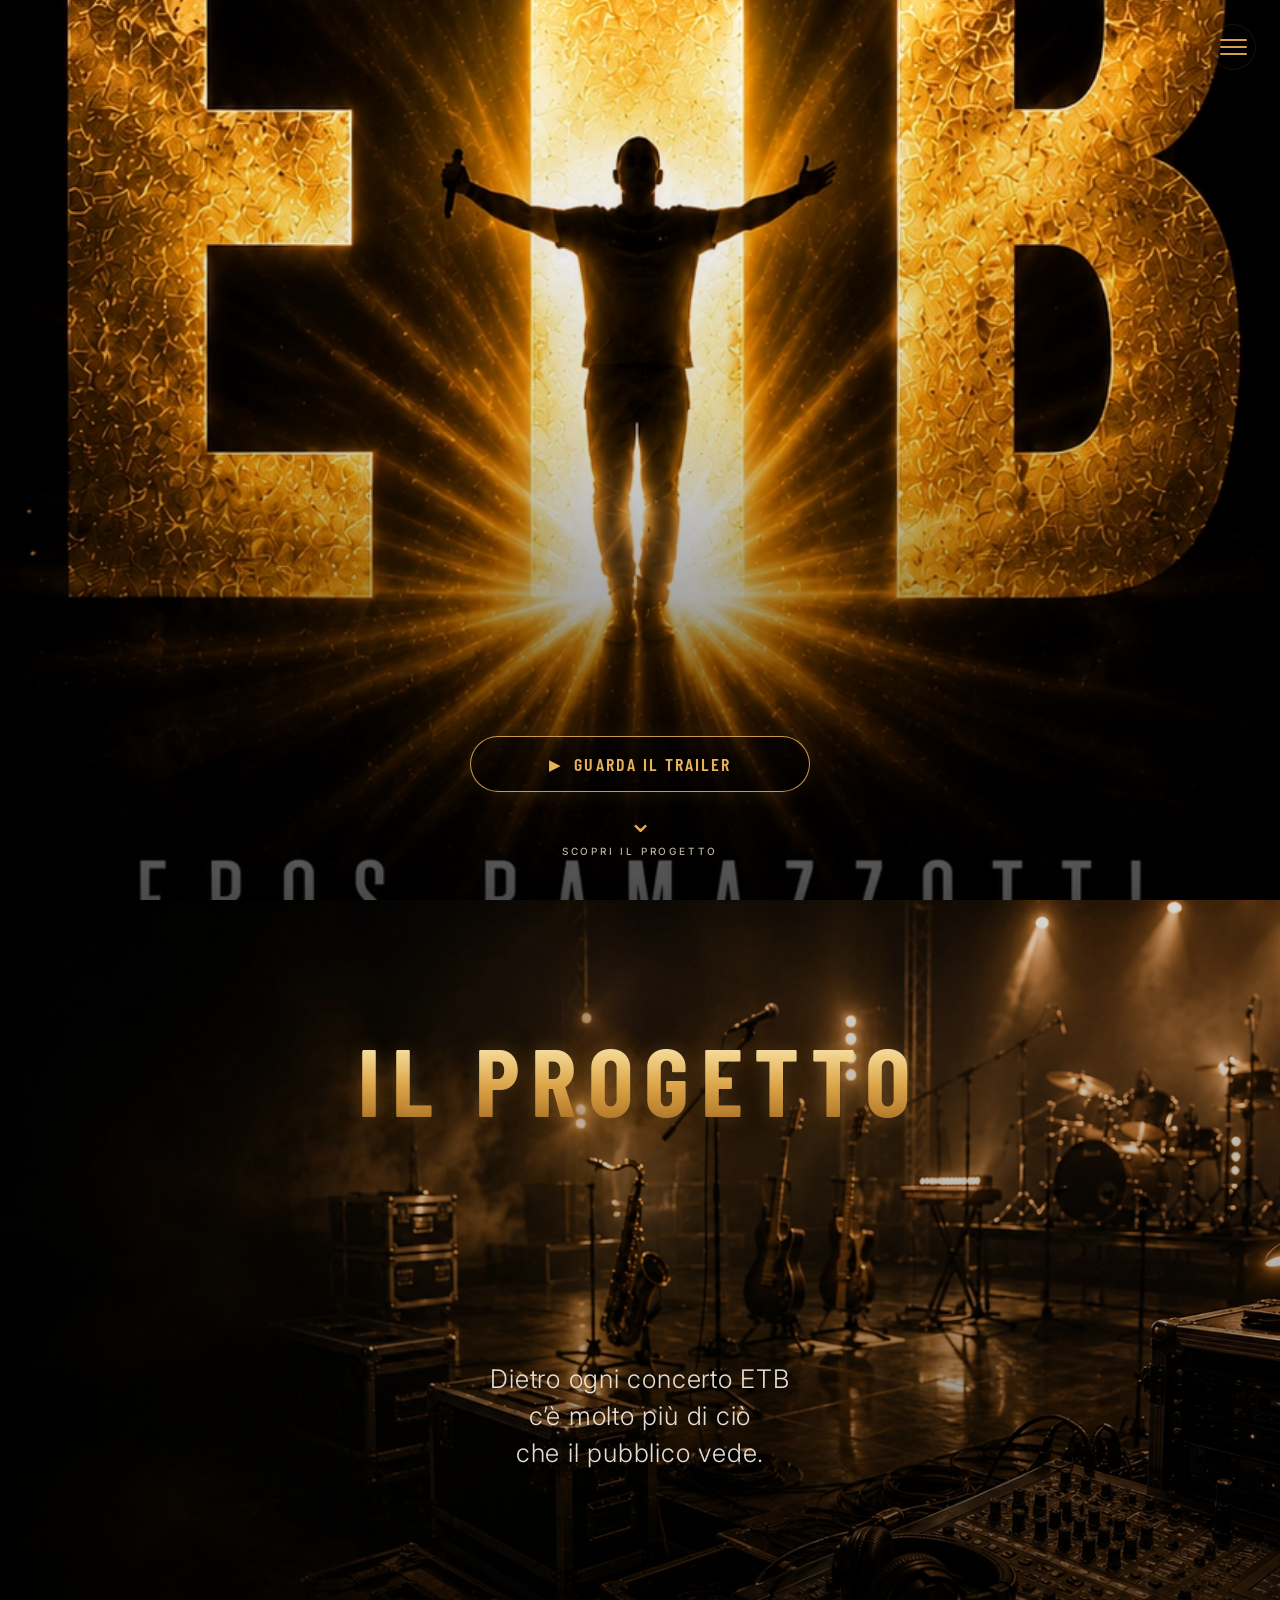
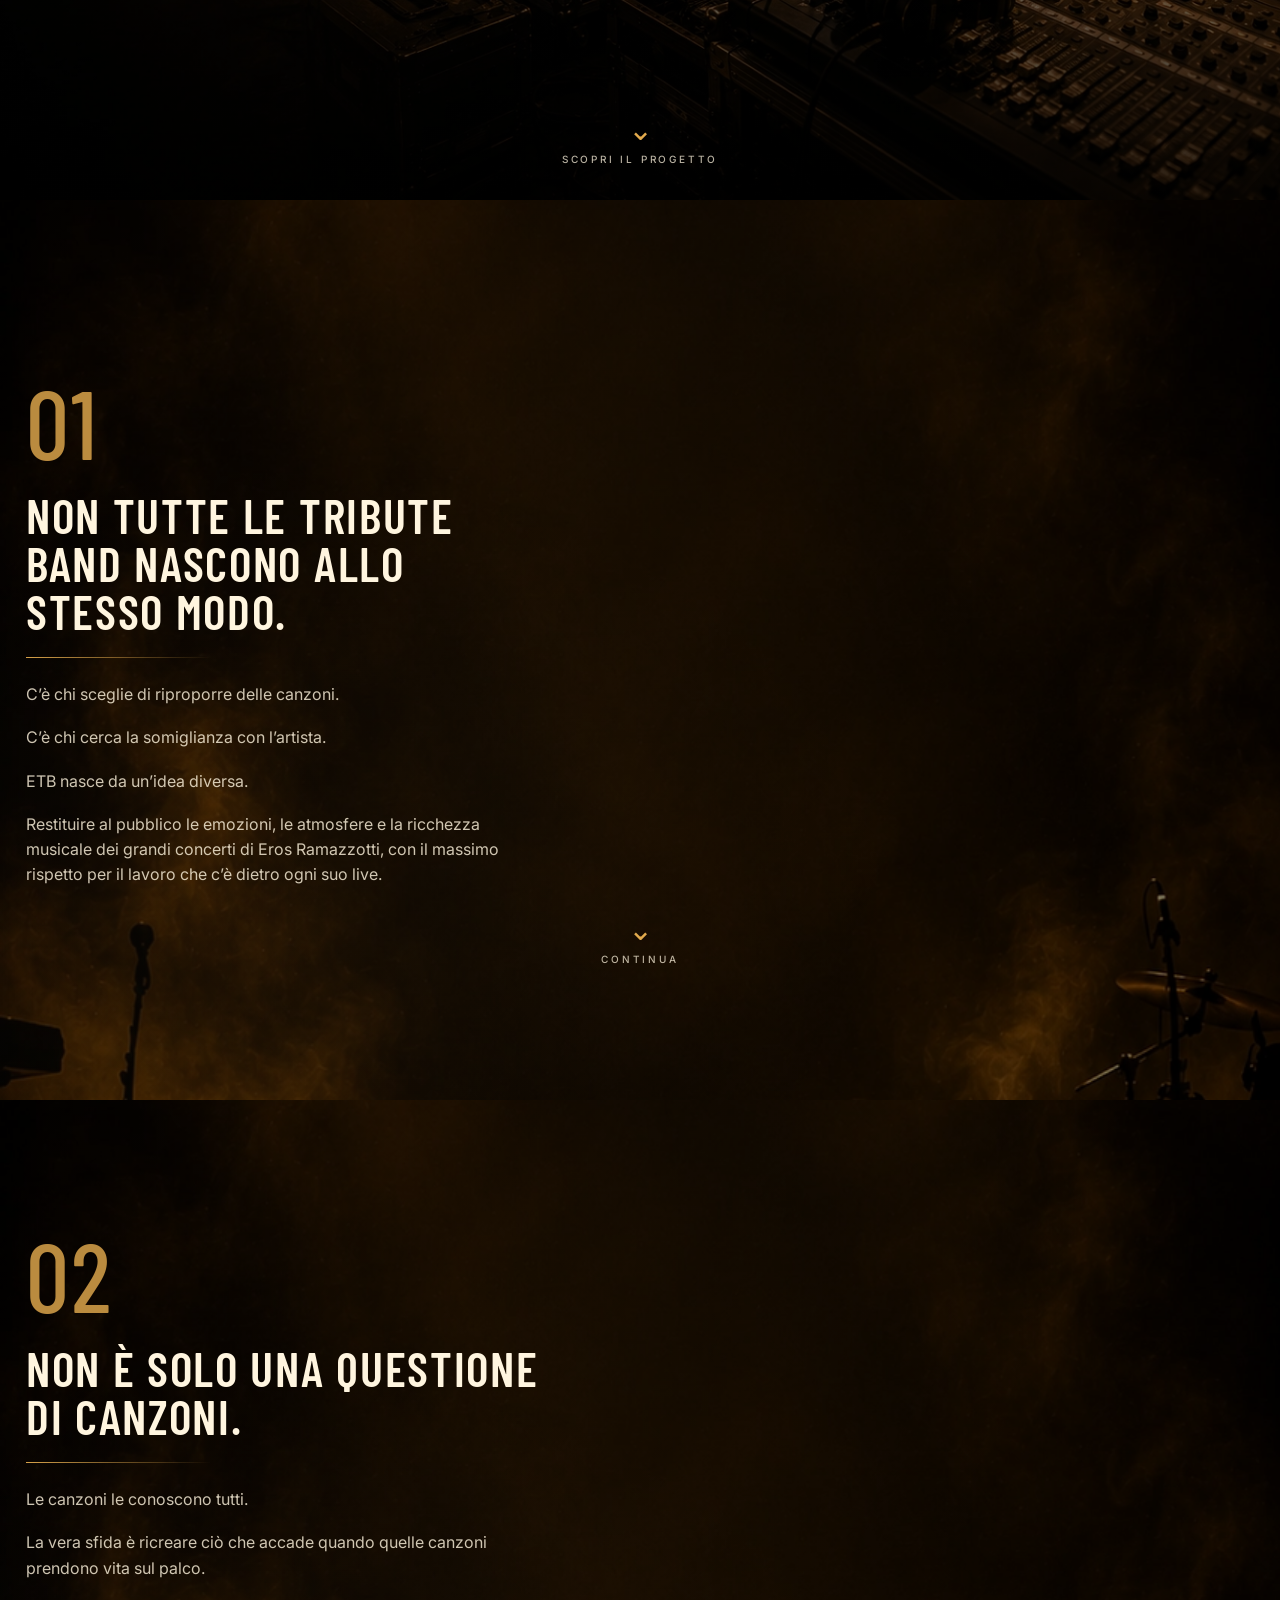
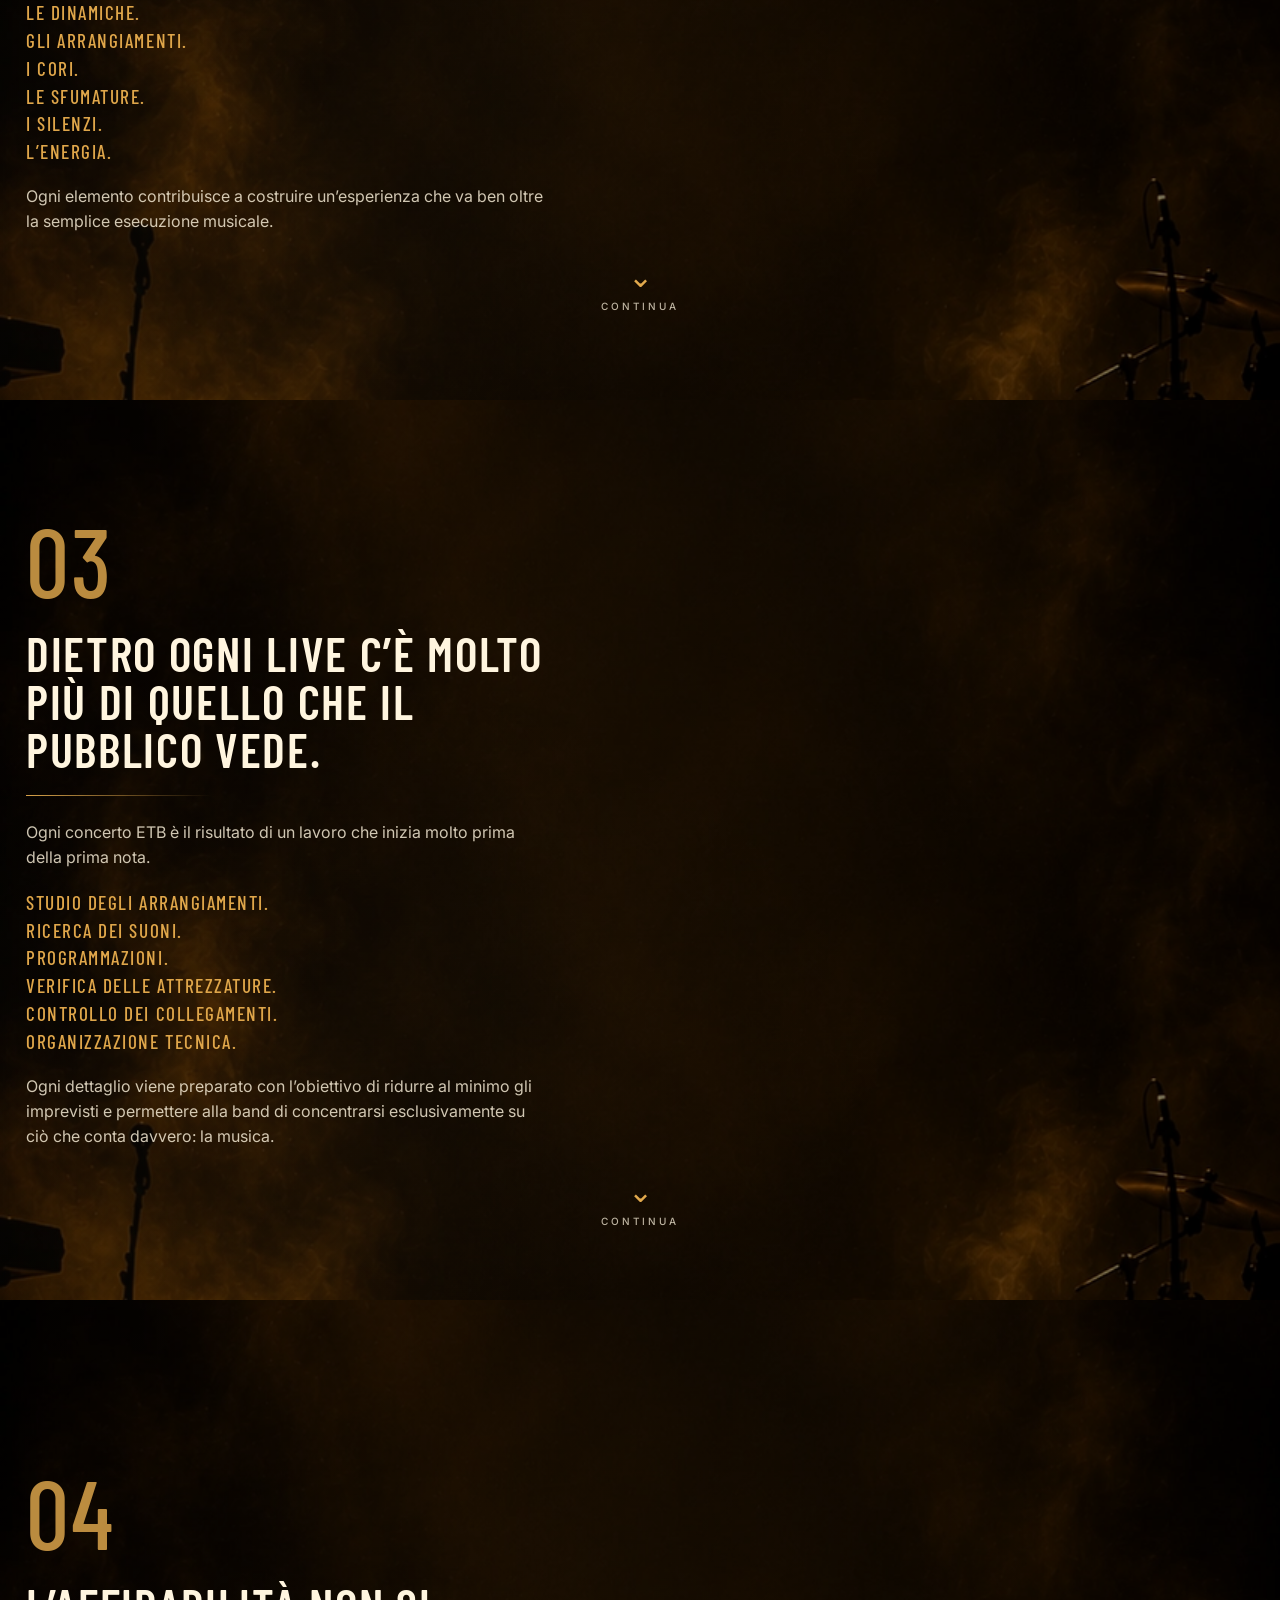
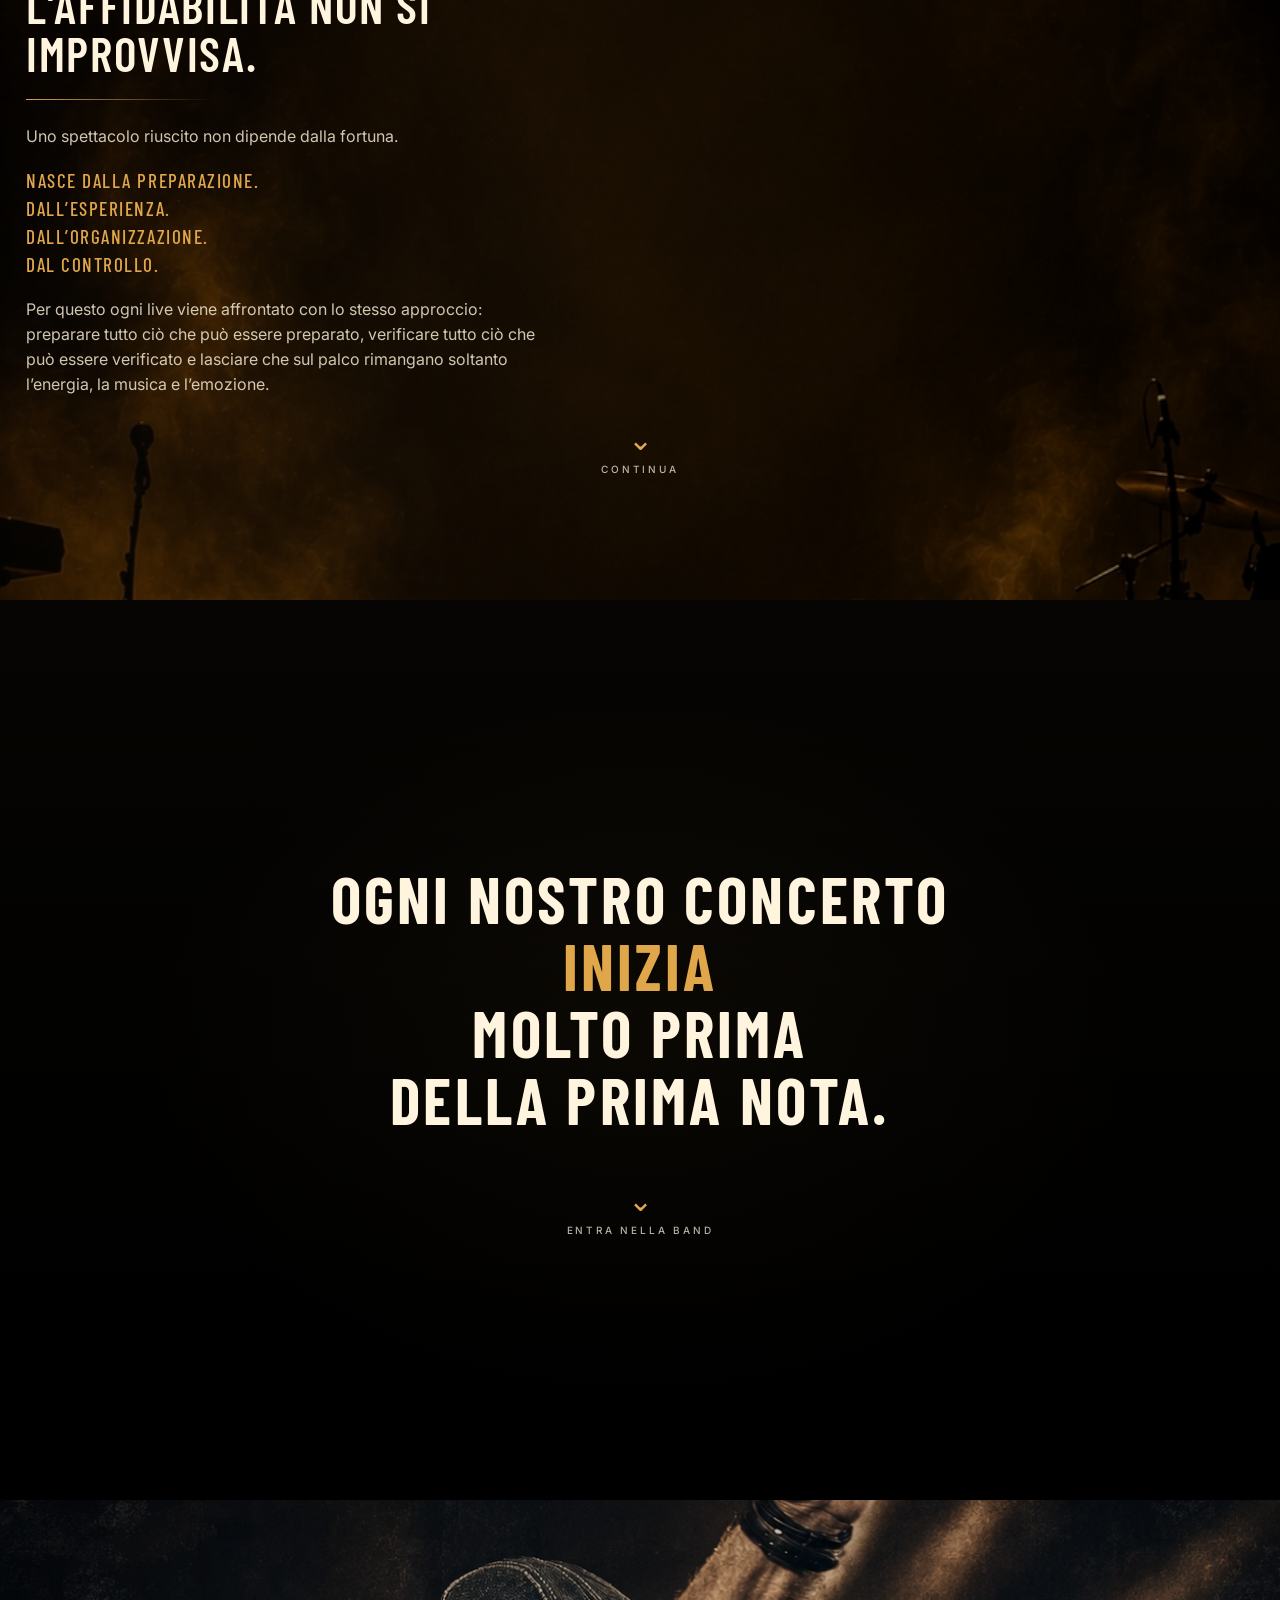
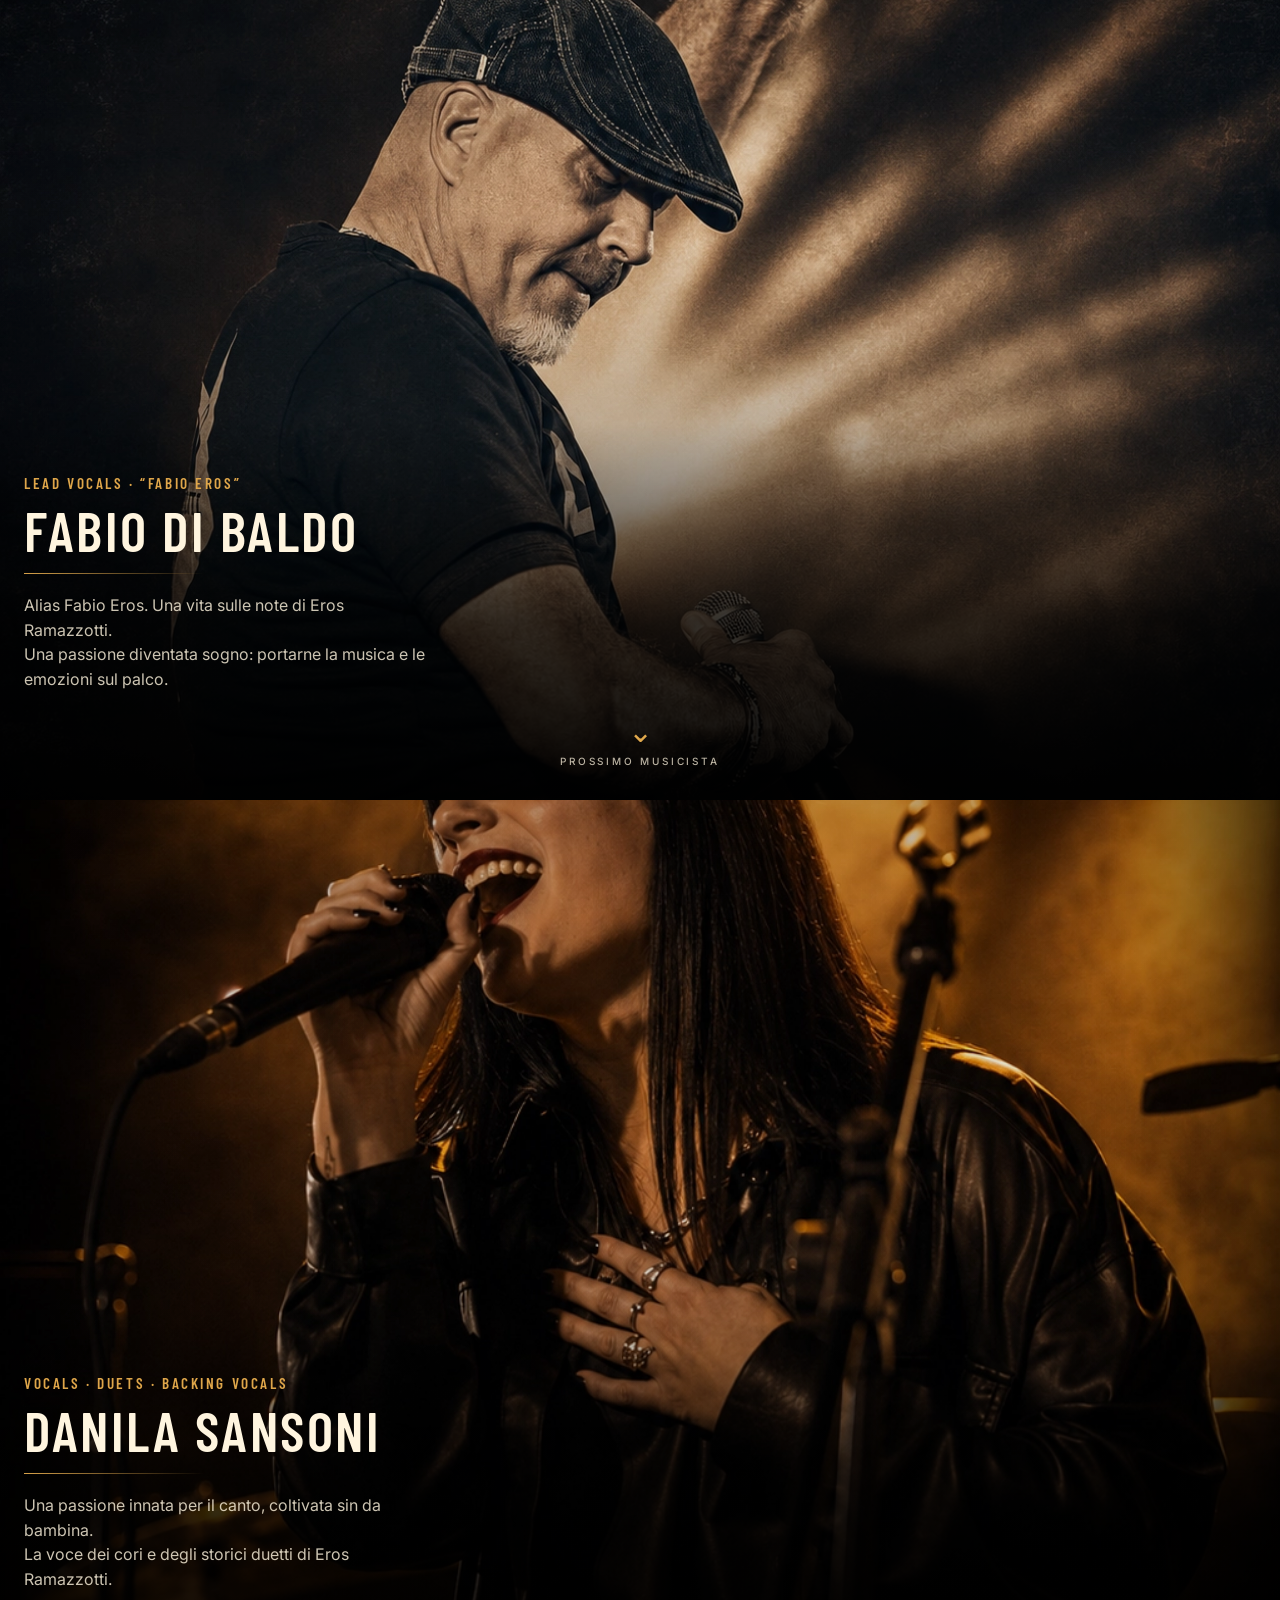
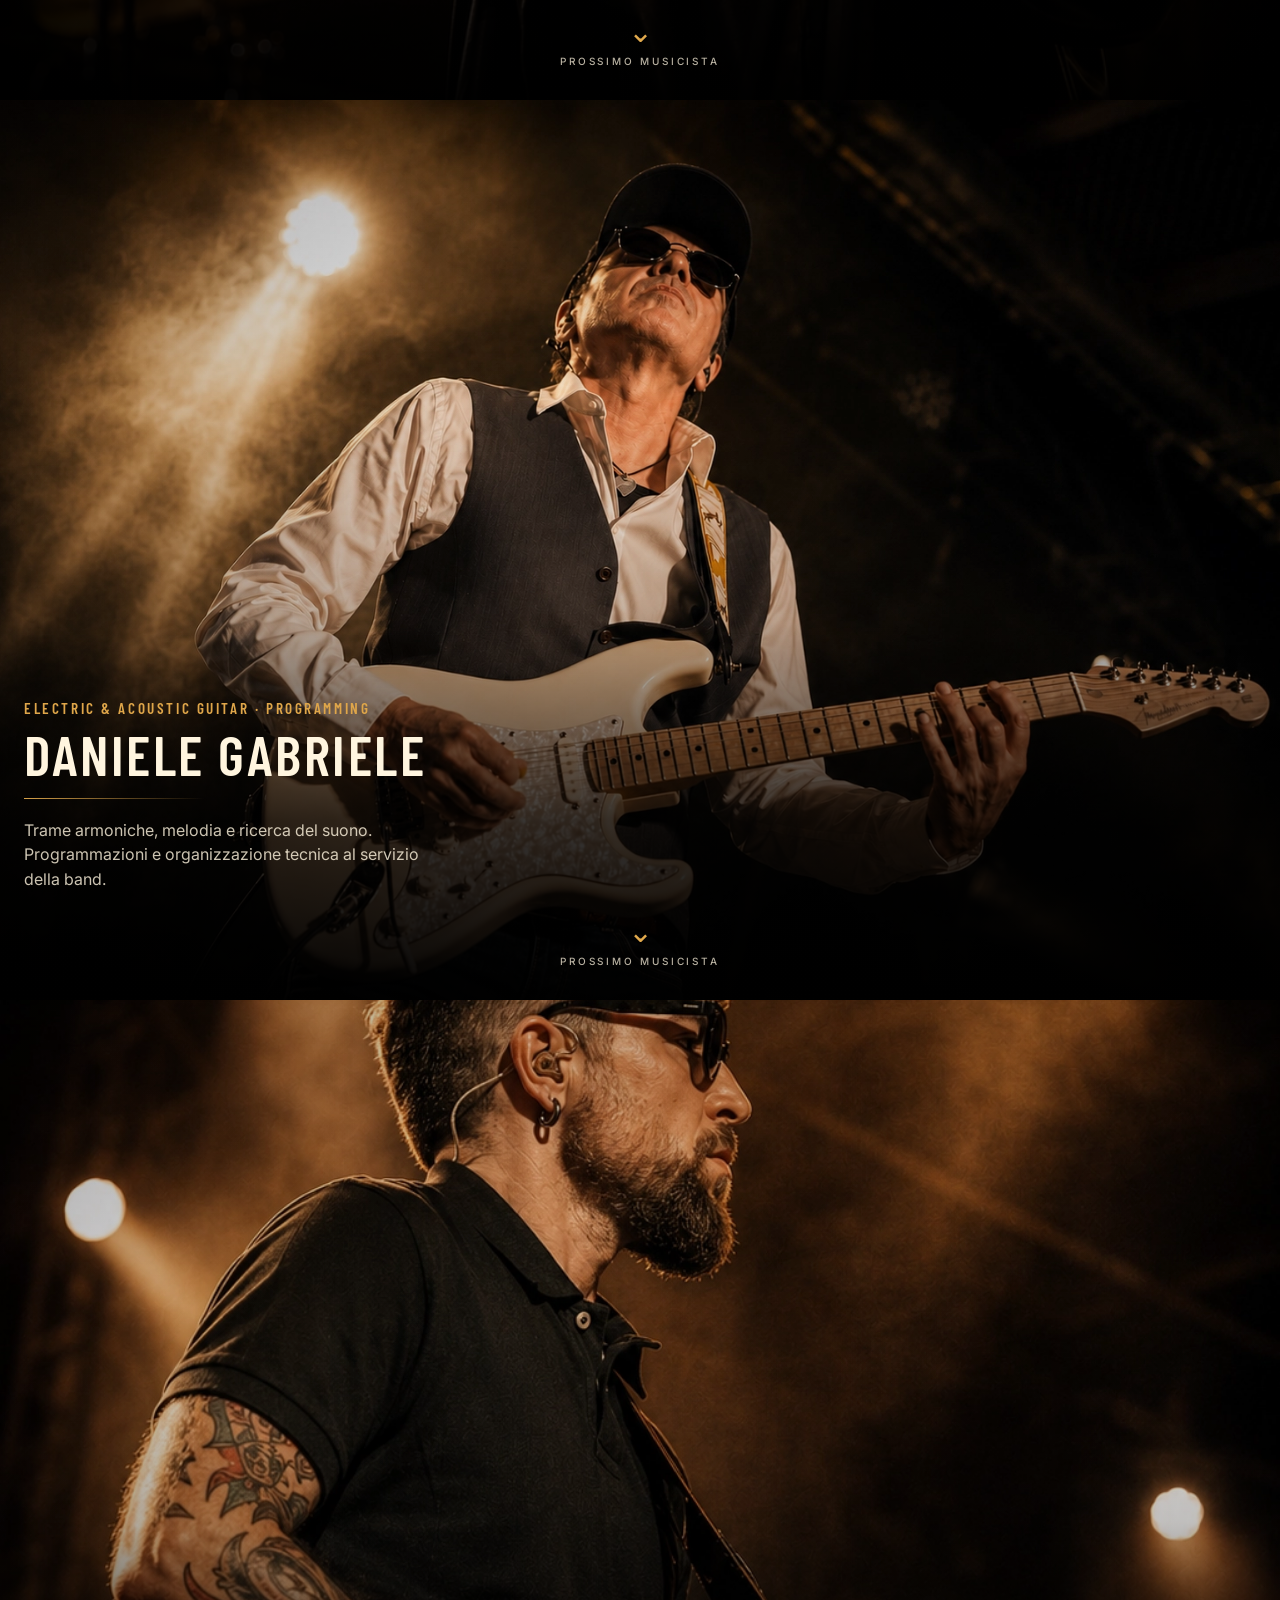
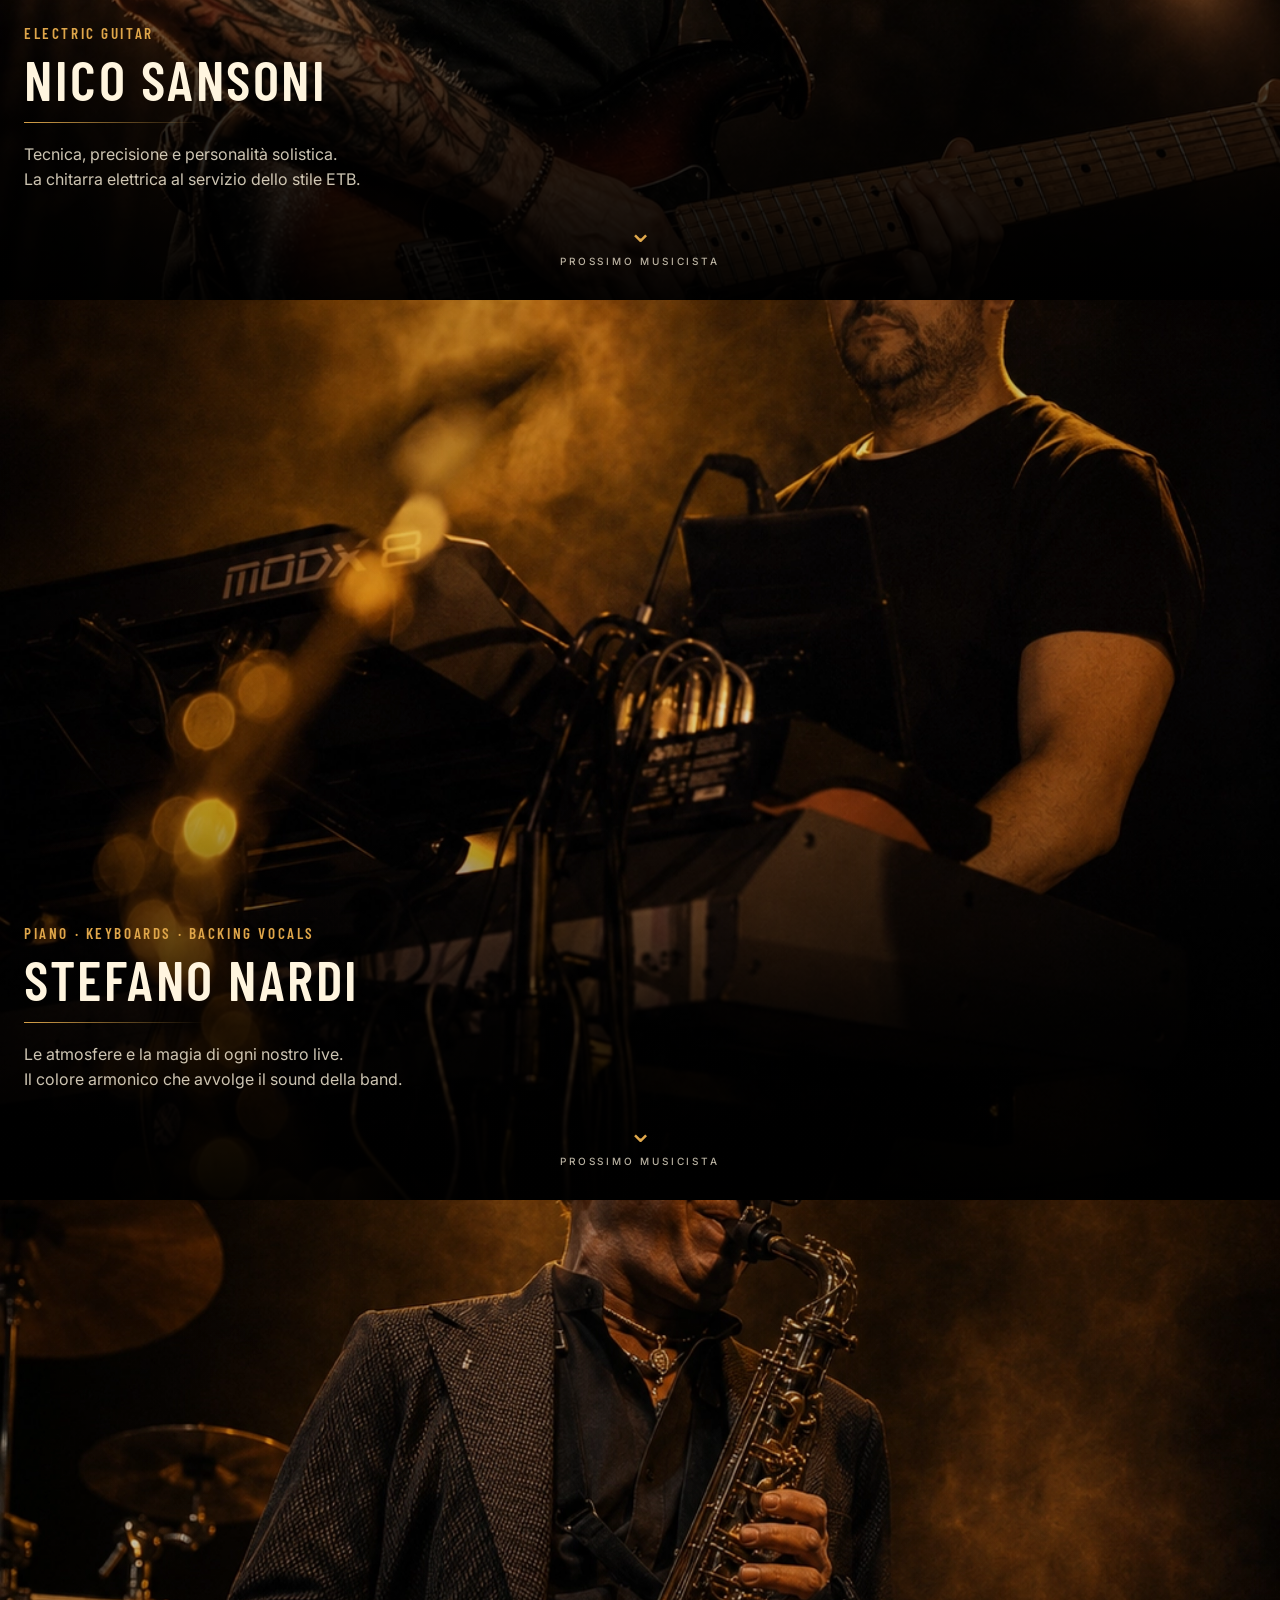
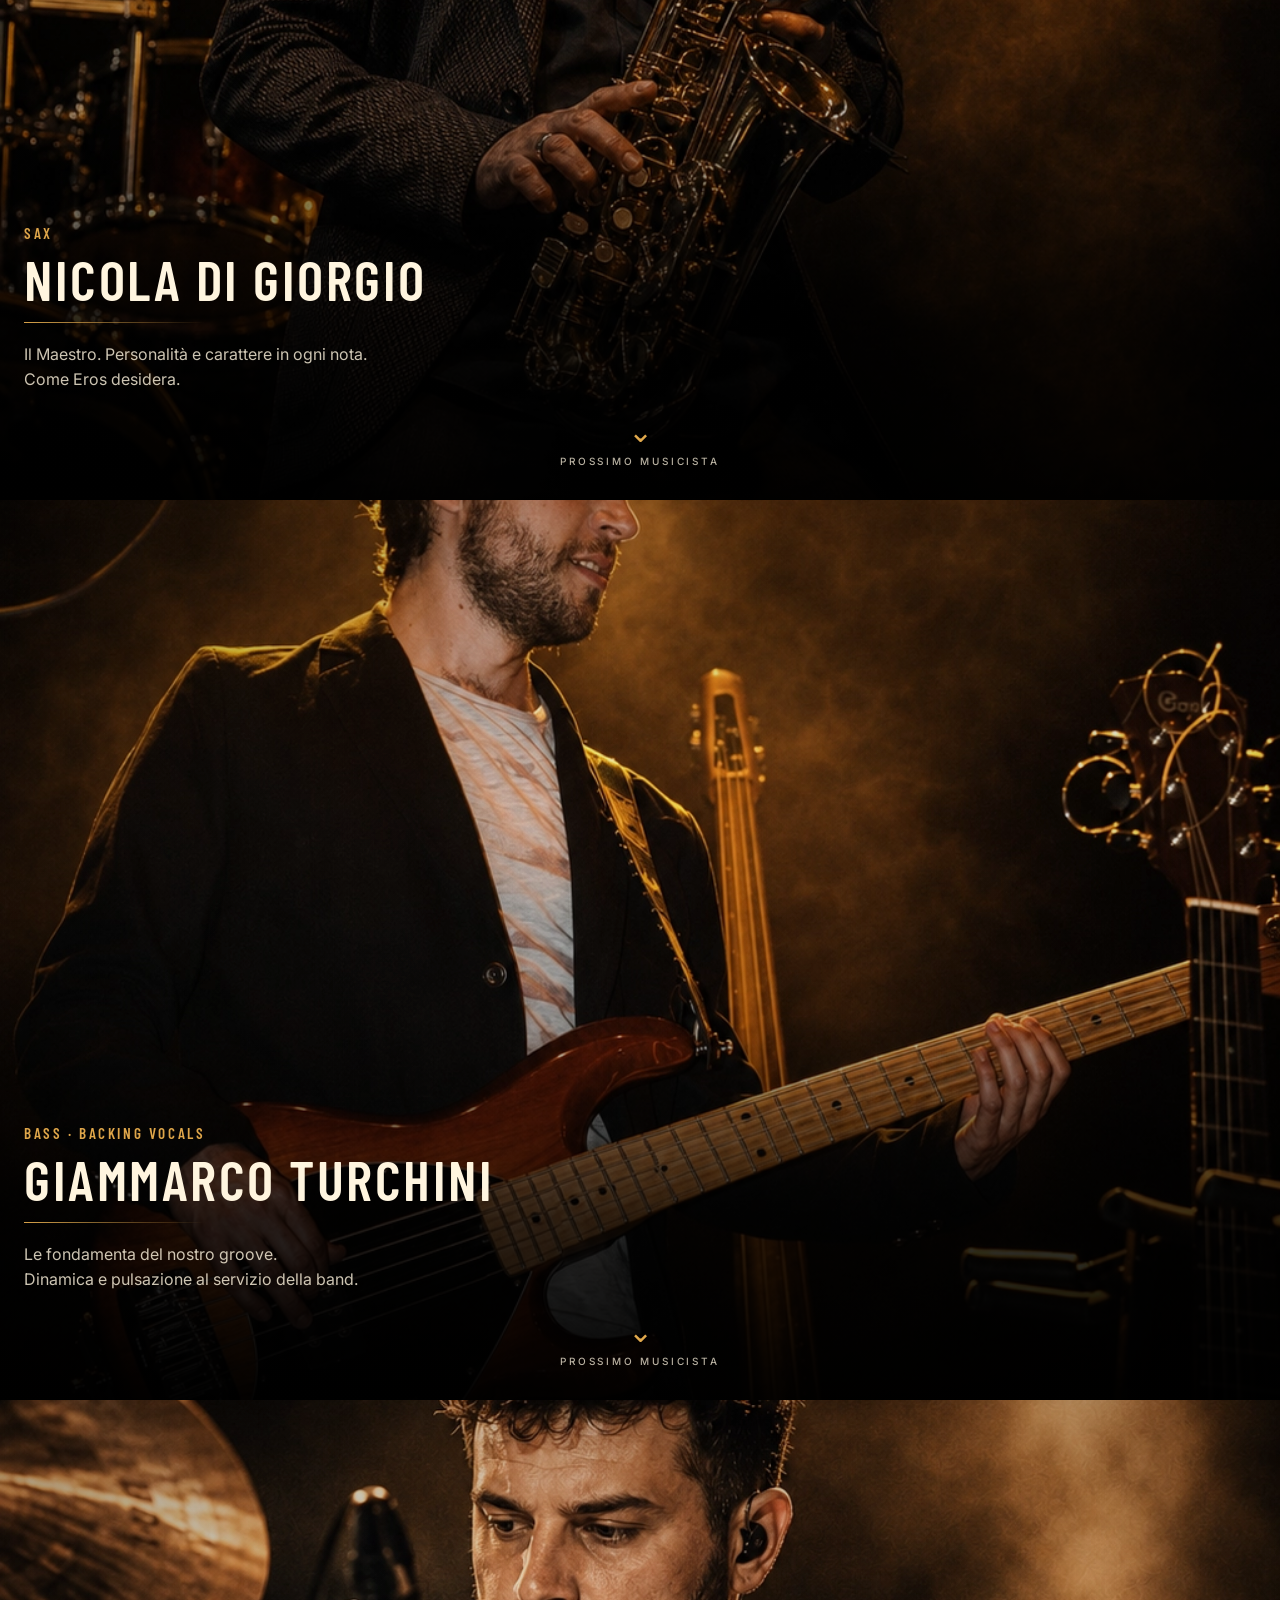
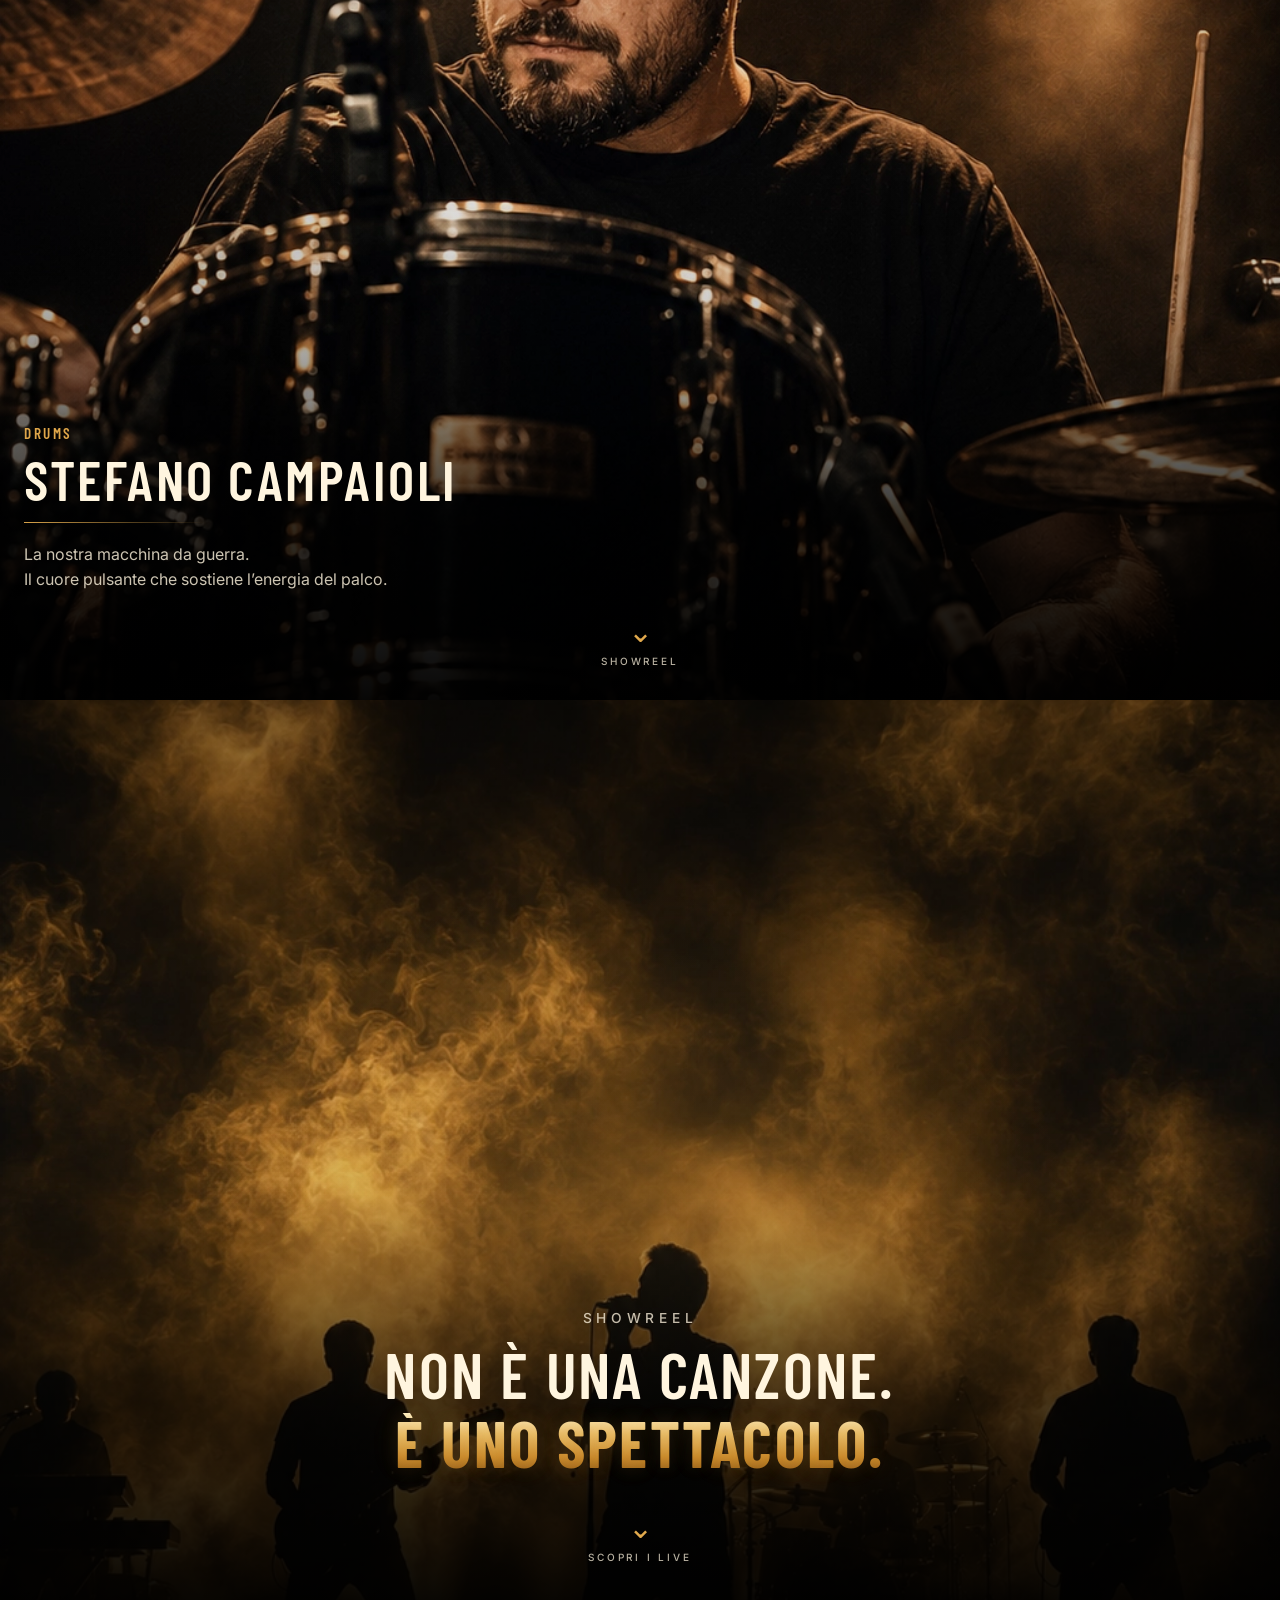
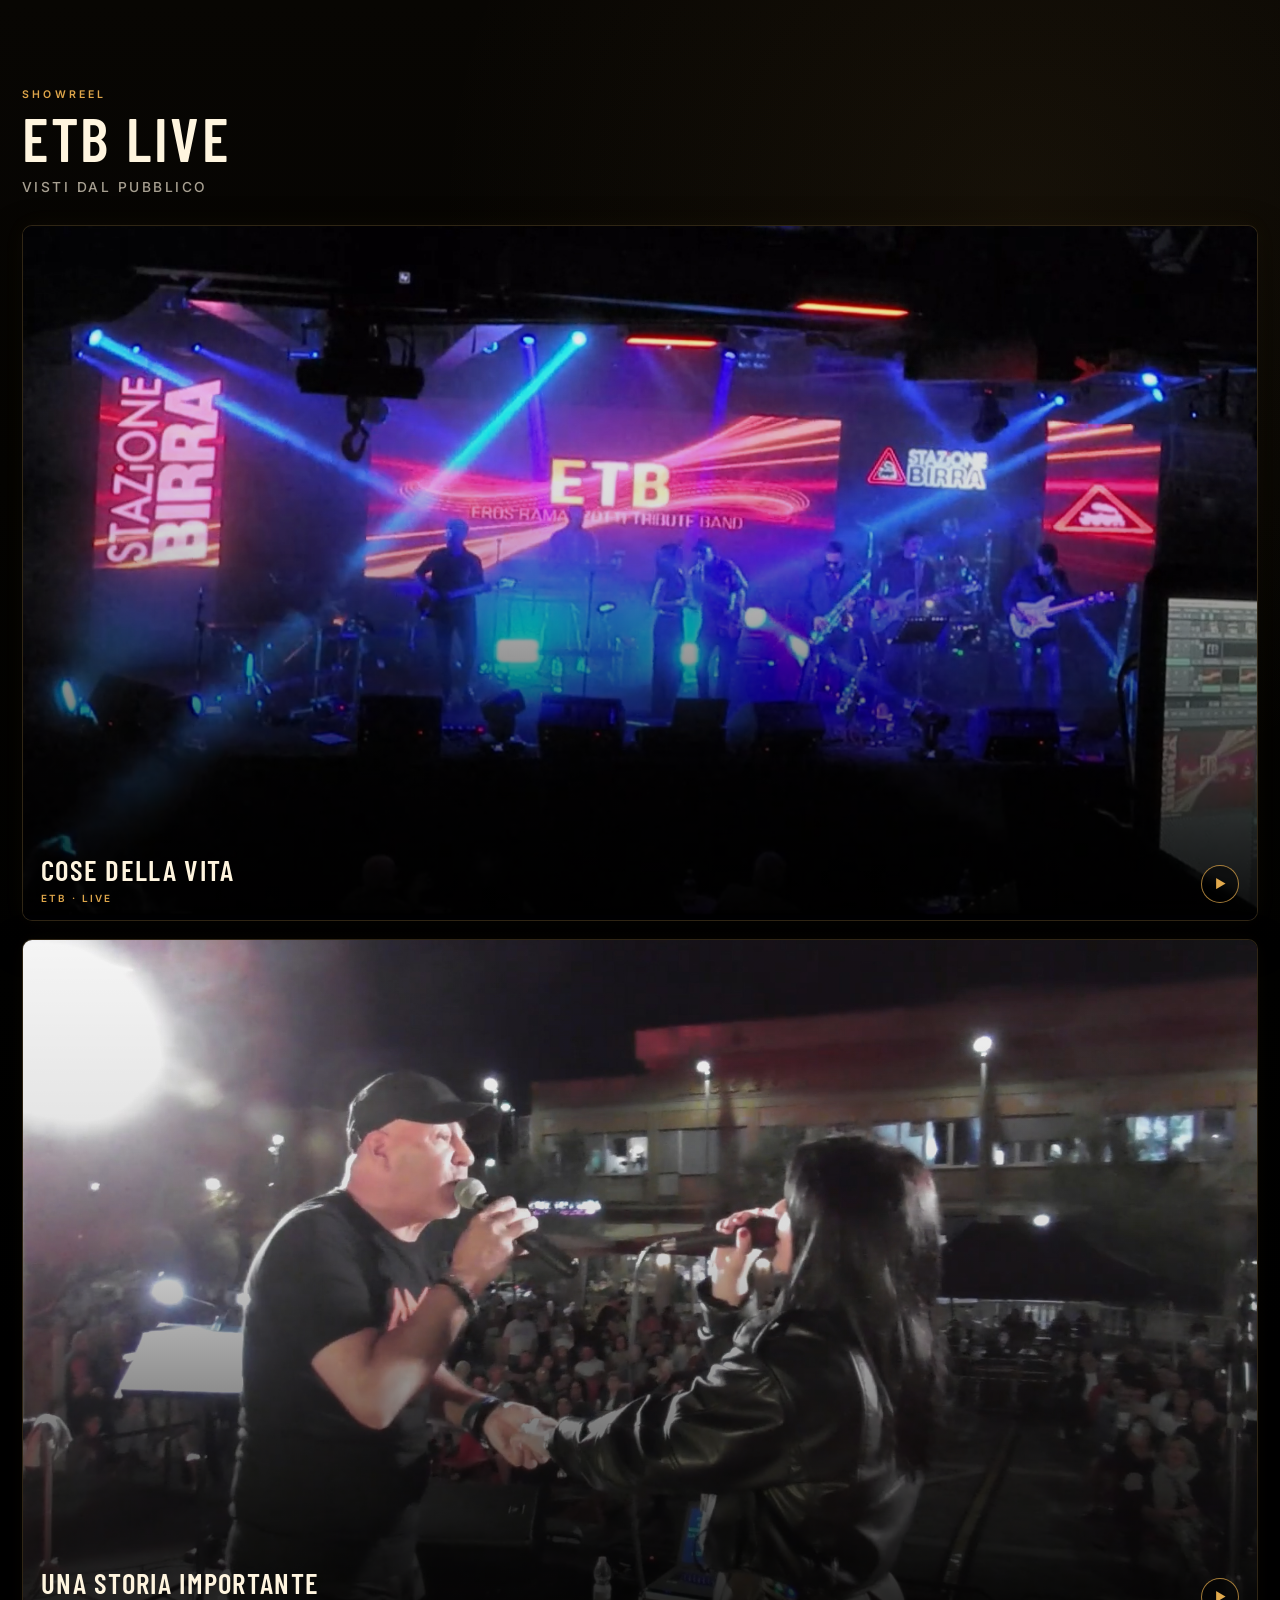
<file: mobile.html>
<!--
==========================================================
ETB MOBILE EXPERIENCE V1.0
Eros Ramazzotti Tribute Band

Release: 1.0
Status : Production

Mobile-first experience
Designed for smartphone navigation.

© ETB – Eros Ramazzotti Tribute Band

Website designed and developed by Daniele Gabriele
==========================================================
-->

<!doctype html>
<html lang="it">
  <head>
    <meta charset="UTF-8" />
    <meta
      name="viewport"
      content="width=device-width, initial-scale=1.0, viewport-fit=cover"
    />

    <title>ETB | Eros Ramazzotti Tribute Band</title>

    <meta name="author" content="Daniele Gabriele" />

    <meta
      name="description"
      content="ETB – Eros Ramazzotti Tribute Band: otto musicisti professionisti per un autentico concerto live che ricrea il suono, l'energia e le emozioni dei più grandi successi di Eros Ramazzotti."
    />

    <meta
      property="og:site_name"
      content="ETB – Eros Ramazzotti Tribute Band"
    />

    <meta property="og:title" content="ETB | Eros Ramazzotti Tribute Band" />

    <meta
      property="og:description"
      content="Autentica esperienza live dedicata alla musica di Eros Ramazzotti."
    />

    <meta property="og:type" content="website" />

    <meta property="og:url" content="https://www.etberostribute.it/" />

    <meta
      property="og:image"
      content="https://www.etberostribute.it/assets/images/band-scene.webp"
    />

    <meta
      property="og:image:alt"
      content="ETB – Eros Ramazzotti Tribute Band"
    />

    <meta property="og:image:type" content="image/webp" />
    <meta property="og:image:width" content="1774" />
    <meta property="og:image:height" content="887" />

    <meta property="og:locale" content="it_IT" />

    <meta name="twitter:card" content="summary_large_image" />

    <meta name="twitter:title" content="ETB | Eros Ramazzotti Tribute Band" />

    <meta
      name="twitter:description"
      content="Autentica esperienza live dedicata alla musica di Eros Ramazzotti."
    />

    <meta
      name="twitter:image"
      content="https://www.etberostribute.it/assets/images/band-scene.webp"
    />

    <link rel="canonical" href="https://www.etberostribute.it/" />

    <link rel="alternate" hreflang="it" href="https://www.etberostribute.it/" />
    <link
      rel="alternate"
      hreflang="en"
      href="https://www.etberostribute.it/en/"
    />
    <link
      rel="alternate"
      hreflang="x-default"
      href="https://www.etberostribute.it/"
    />

    <script type="application/ld+json">
      {
        "@context": "https://schema.org",
        "@graph": [
          {
            "@type": "MusicGroup",
            "@id": "https://www.etberostribute.it/#musicgroup",
            "name": "ETB – Eros Ramazzotti Tribute Band",
            "alternateName": "ETB",
            "url": "https://www.etberostribute.it/",
            "logo": {
              "@type": "ImageObject",
              "url": "https://www.etberostribute.it/assets/images/etb-logo.webp"
            },
            "image": {
              "@type": "ImageObject",
              "url": "https://www.etberostribute.it/assets/images/band-scene.webp",
              "width": 1774,
              "height": 887
            },
            "description": "ETB – Eros Ramazzotti Tribute Band è una formazione composta da otto musicisti professionisti che propone un autentico concerto live dedicato alla musica di Eros Ramazzotti.",
            "genre": ["Pop", "Pop rock", "Italian pop music", "Tribute band"],
            "email": "booking@etberostribute.it",
            "areaServed": [
              {
                "@type": "Country",
                "name": "Italia"
              },
              {
                "@type": "Place",
                "name": "Europe"
              }
            ],
            "member": [
              {
                "@type": "Person",
                "name": "Fabio Di Baldo",
                "jobTitle": "Lead Vocals"
              },
              {
                "@type": "Person",
                "name": "Danila Sansoni",
                "jobTitle": "Female Vocals"
              },
              {
                "@type": "Person",
                "name": "Daniele Gabriele",
                "jobTitle": "Electric and Acoustic Guitar, Programming"
              },
              {
                "@type": "Person",
                "name": "Nico Sansoni",
                "jobTitle": "Electric Guitar"
              },
              {
                "@type": "Person",
                "name": "Nicola Di Giorgio",
                "jobTitle": "Saxophone"
              },
              {
                "@type": "Person",
                "name": "Stefano Nardi",
                "jobTitle": "Piano, Keyboards and Backing Vocals"
              },
              {
                "@type": "Person",
                "name": "Giammarco Turchini",
                "jobTitle": "Bass and Backing Vocals"
              },
              {
                "@type": "Person",
                "name": "Stefano Campaioli",
                "jobTitle": "Drums"
              }
            ]
          },
          {
            "@type": "WebSite",
            "@id": "https://www.etberostribute.it/#website",
            "url": "https://www.etberostribute.it/",
            "name": "ETB – Eros Ramazzotti Tribute Band",
            "inLanguage": ["it-IT", "en"],
            "publisher": {
              "@id": "https://www.etberostribute.it/#musicgroup"
            }
          },
          {
            "@type": "WebPage",
            "@id": "https://www.etberostribute.it/#webpage",
            "url": "https://www.etberostribute.it/",
            "name": "ETB Eros Ramazzotti Tribute Band — Cinematic Experience",
            "description": "ETB – Eros Ramazzotti Tribute Band: otto musicisti professionisti per un autentico concerto live che ricrea il suono, l'energia e le emozioni dei più grandi successi di Eros Ramazzotti.",
            "inLanguage": "it-IT",
            "isPartOf": {
              "@id": "https://www.etberostribute.it/#website"
            },
            "about": {
              "@id": "https://www.etberostribute.it/#musicgroup"
            },
            "primaryImageOfPage": {
              "@type": "ImageObject",
              "url": "https://www.etberostribute.it/assets/images/band-scene.webp",
              "width": 1774,
              "height": 887
            }
          }
        ]
      }
    </script>

    <link rel="icon" href="assets/images/etb-logo.png" type="image/png" />

    <!-- GOOGLE FONTS -->

    <link rel="preconnect" href="https://fonts.googleapis.com" />

    <link rel="preconnect" href="https://fonts.gstatic.com" crossorigin />

    <link
      href="https://fonts.googleapis.com/css2?family=Barlow+Condensed:wght@500;600;700&family=Inter:wght@400;500;600&display=swap"
      rel="stylesheet"
    />

    <!-- CSS -->

    <!-- ETB Mobile Experience V1.0 -->
    <link rel="stylesheet" href="css/variables.css?v=1.0.0" />
    <link rel="stylesheet" href="css/mobile.css?v=1.0.5" />
  </head>

  <body>
    <header class="mobile-header">
      <button
        id="menuOpen"
        class="menu-open"
        type="button"
        aria-label="Apri il menu"
        aria-controls="menuOverlay"
        aria-expanded="false"
      >
        <span></span>
        <span></span>
        <span></span>
      </button>
    </header>

    <!-- =======================================================
         MOBILE EXPERIENCE
    ======================================================== -->

    <main id="mobileApp">
      <!-- ===================================================
             OPENING SCENE
        ==================================================== -->

      <section id="home" class="hero">
        <div class="hero-background"></div>

        <div class="hero-overlay"></div>

        <div class="hero-ui">
          <button id="promoButton" class="promo-button" type="button">
            <span class="promo-icon">▶</span>
            <span>GUARDA IL TRAILER</span>
          </button>

          <a
            class="scene-scroll-hint"
            href="#projectHero"
            aria-label="Vai alla sezione Il Progetto"
          >
            <span class="scene-scroll-arrow">⌄</span>
            <span class="scene-scroll-label">SCOPRI IL PROGETTO</span>
          </a>
        </div>
      </section>

      <!-- ===================================================
     HERO — IL PROGETTO
      ==================================================== -->

      <section id="projectHero" class="project-hero reveal-section">
        <div class="project-hero-background"></div>

        <div class="project-hero-overlay"></div>

        <div class="project-hero-content">
          <div class="project-hero-title">IL PROGETTO</div>

          <div class="project-hero-claim">
            Dietro ogni concerto ETB<br />
            c’è molto più di ciò<br />
            che il pubblico vede.
          </div>

          <a
            class="scene-scroll-hint"
            href="#project01"
            aria-label="Vai al primo capitolo del progetto"
          >
            <span class="scene-scroll-arrow">⌄</span>
            <span class="scene-scroll-label">SCOPRI IL PROGETTO</span>
          </a>
        </div>
      </section>

      <!-- ===================================================
     IL PROGETTO — SCENA 01
      ==================================================== -->

      <section id="project01" class="project-scene reveal-section">
        <div class="project-scene-glow" aria-hidden="true"></div>

        <div class="project-scene-content">
          <div class="project-scene-number">01</div>

          <h2 class="project-scene-title">
            NON TUTTE LE TRIBUTE BAND NASCONO ALLO STESSO MODO.
          </h2>

          <div class="project-scene-copy">
            <p>C’è chi sceglie di riproporre delle canzoni.</p>

            <p>C’è chi cerca la somiglianza con l’artista.</p>

            <p>ETB nasce da un’idea diversa.</p>

            <p>
              Restituire al pubblico le emozioni, le atmosfere e la ricchezza
              musicale dei grandi concerti di Eros Ramazzotti, con il massimo
              rispetto per il lavoro che c’è dietro ogni suo live.
            </p>
          </div>

          <a
            class="scene-scroll-hint"
            href="#project02"
            aria-label="Vai al secondo capitolo del progetto"
          >
            <span class="scene-scroll-arrow">⌄</span>
            <span class="scene-scroll-label">CONTINUA</span>
          </a>
        </div>
      </section>

      <!-- ===================================================
     IL PROGETTO — SCENA 02
==================================================== -->

      <section id="project02" class="project-scene reveal-section">
        <div class="project-scene-glow" aria-hidden="true"></div>

        <div class="project-scene-content">
          <div class="project-scene-number">02</div>

          <h2 class="project-scene-title">
            NON È SOLO UNA QUESTIONE DI CANZONI.
          </h2>

          <div class="project-scene-copy">
            <p>Le canzoni le conoscono tutti.</p>

            <p>
              La vera sfida è ricreare ciò che accade quando quelle canzoni
              prendono vita sul palco.
            </p>

            <p class="project-scene-list">
              Le dinamiche.<br />
              Gli arrangiamenti.<br />
              I cori.<br />
              Le sfumature.<br />
              I silenzi.<br />
              L’energia.
            </p>

            <p>
              Ogni elemento contribuisce a costruire un’esperienza che va ben
              oltre la semplice esecuzione musicale.
            </p>
          </div>

          <a
            class="scene-scroll-hint"
            href="#project03"
            aria-label="Vai al terzo capitolo del progetto"
          >
            <span class="scene-scroll-arrow">⌄</span>
            <span class="scene-scroll-label">CONTINUA</span>
          </a>
        </div>
      </section>

      <!-- ===================================================
     IL PROGETTO — SCENA 03
==================================================== -->

      <section id="project03" class="project-scene reveal-section">
        <div class="project-scene-glow" aria-hidden="true"></div>

        <div class="project-scene-content">
          <div class="project-scene-number">03</div>

          <h2 class="project-scene-title">
            DIETRO OGNI LIVE C’È MOLTO PIÙ DI QUELLO CHE IL PUBBLICO VEDE.
          </h2>

          <div class="project-scene-copy">
            <p>
              Ogni concerto ETB è il risultato di un lavoro che inizia molto
              prima della prima nota.
            </p>

            <p class="project-scene-list">
              Studio degli arrangiamenti.<br />
              Ricerca dei suoni.<br />
              Programmazioni.<br />
              Verifica delle attrezzature.<br />
              Controllo dei collegamenti.<br />
              Organizzazione tecnica.
            </p>

            <p>
              Ogni dettaglio viene preparato con l’obiettivo di ridurre al
              minimo gli imprevisti e permettere alla band di concentrarsi
              esclusivamente su ciò che conta davvero: la musica.
            </p>
          </div>

          <a
            class="scene-scroll-hint"
            href="#project04"
            aria-label="Vai al quarto capitolo del progetto"
          >
            <span class="scene-scroll-arrow">⌄</span>
            <span class="scene-scroll-label">CONTINUA</span>
          </a>
        </div>
      </section>

      <!-- ===================================================
     IL PROGETTO — SCENA 04
==================================================== -->

      <section id="project04" class="project-scene reveal-section">
        <div class="project-scene-glow" aria-hidden="true"></div>

        <div class="project-scene-content">
          <div class="project-scene-number">04</div>

          <h2 class="project-scene-title">L’AFFIDABILITÀ NON SI IMPROVVISA.</h2>

          <div class="project-scene-copy">
            <p>Uno spettacolo riuscito non dipende dalla fortuna.</p>

            <p class="project-scene-list">
              Nasce dalla preparazione.<br />
              Dall’esperienza.<br />
              Dall’organizzazione.<br />
              Dal controllo.
            </p>

            <p>
              Per questo ogni live viene affrontato con lo stesso approccio:
              preparare tutto ciò che può essere preparato, verificare tutto ciò
              che può essere verificato e lasciare che sul palco rimangano
              soltanto l’energia, la musica e l’emozione.
            </p>
          </div>

          <a
            class="scene-scroll-hint"
            href="#project05"
            aria-label="Vai al quinto capitolo del progetto"
          >
            <span class="scene-scroll-arrow">⌄</span>
            <span class="scene-scroll-label">CONTINUA</span>
          </a>
        </div>
      </section>

      <!-- ===================================================
     IL PROGETTO — FINALE
==================================================== -->

      <section id="project05" class="project-ending reveal-section">
        <div class="project-ending-background"></div>

        <div class="project-ending-overlay"></div>

        <div class="project-ending-content">
          <h2 class="project-ending-title">
            OGNI NOSTRO CONCERTO<br />
            <span>INIZIA</span><br />
            MOLTO PRIMA<br />
            DELLA PRIMA NOTA.
          </h2>

          <a
            class="scene-scroll-hint"
            href="#memberFabio"
            aria-label="Vai alla sezione La Band"
          >
            <span class="scene-scroll-arrow">⌄</span>
            <span class="scene-scroll-label">ENTRA NELLA BAND</span>
          </a>
        </div>
      </section>

      <!-- ===================================================
     BAND INTRO + FABIO DI BALDO
      ==================================================== -->

      <section
        id="memberFabio"
        class="member-scene member-scene--fabio band-entry-scene reveal-section"
        style="--member-position-x: 50%; --member-position-y: 50%"
      >
        <!-- Clip introduttiva della Band -->
        <div class="band-intro" aria-hidden="true">
          <img
            id="bandIntroImage"
            class="band-intro-image"
            src="assets/images/mobile/band-intro.webp"
            alt=""
          />

          <div class="band-intro-overlay"></div>
        </div>

        <!-- Scena reale di Fabio -->
        <img
          class="member-scene-image"
          src="assets/images/mobile/members/fabio-vox.webp"
          alt="Fabio Di Baldo, voce principale degli ETB"
        />

        <div class="member-scene-shade" aria-hidden="true"></div>

        <div class="member-scene-content">
          <div class="member-scene-role">LEAD VOCALS · “FABIO EROS”</div>

          <h2 class="member-scene-name">FABIO DI BALDO</h2>

          <p class="member-scene-copy">
            Alias Fabio Eros. Una vita sulle note di Eros Ramazzotti.<br />
            Una passione diventata sogno: portarne la musica e le emozioni sul
            palco.
          </p>

          <a
            class="scene-scroll-hint"
            href="#memberDanila"
            aria-label="Vai a Danila Sansoni"
          >
            <span class="scene-scroll-arrow">⌄</span>
            <span class="scene-scroll-label">PROSSIMO MUSICISTA</span>
          </a>
        </div>
      </section>

      <!-- ===================================================
      BAND — DANILA SANSONI
      ==================================================== -->

      <section
        id="memberDanila"
        class="member-scene member-scene--danila reveal-section"
        style="--member-position-x: 50%; --member-position-y: 50%"
      >
        <img
          class="member-scene-image"
          src="assets/images/mobile/members/danila-vox.webp"
          alt="Danila Sansoni, seconda voce degli ETB"
        />

        <div class="member-scene-shade" aria-hidden="true"></div>

        <div class="member-scene-content">
          <div class="member-scene-role">VOCALS · DUETS · BACKING VOCALS</div>

          <h2 class="member-scene-name">DANILA SANSONI</h2>

          <p class="member-scene-copy">
            Una passione innata per il canto, coltivata sin da bambina.<br />La
            voce dei cori e degli storici duetti di Eros Ramazzotti.
          </p>

          <a
            class="scene-scroll-hint"
            href="#memberDaniele"
            aria-label="Vai a Daniele Gabriele"
          >
            <span class="scene-scroll-arrow">⌄</span>
            <span class="scene-scroll-label">PROSSIMO MUSICISTA</span>
          </a>
        </div>
      </section>

      <!-- ===================================================
      BAND — DANIELE GABRIELE
      ==================================================== -->

      <section
        id="memberDaniele"
        class="member-scene member-scene--daniele reveal-section"
        style="--member-position-x: 50%; --member-position-y: 53%"
      >
        <img
          class="member-scene-image"
          src="assets/images/mobile/members/daniele-guitar.webp"
          alt="Daniele Gabriele, chitarre acustica & elettrica"
        />

        <div class="member-scene-shade" aria-hidden="true"></div>

        <div class="member-scene-content">
          <div class="member-scene-role">
            ELECTRIC & ACOUSTIC GUITAR · PROGRAMMING
          </div>

          <h2 class="member-scene-name">DANIELE GABRIELE</h2>

          <p class="member-scene-copy">
            Trame armoniche, melodia e ricerca del suono.<br />Programmazioni e
            organizzazione tecnica al servizio della band.
          </p>

          <a
            class="scene-scroll-hint"
            href="#memberNico"
            aria-label="Vai a Nico Sansoni"
          >
            <span class="scene-scroll-arrow">⌄</span>
            <span class="scene-scroll-label">PROSSIMO MUSICISTA</span>
          </a>
        </div>
      </section>

      <!-- ===================================================
      BAND — NICO SANSONI
      ==================================================== -->

      <section
        id="memberNico"
        class="member-scene member-scene--nico reveal-section"
        style="--member-position-x: 50%; --member-position-y: 50%"
      >
        <img
          class="member-scene-image"
          src="assets/images/mobile/members/nico-guitar.webp"
          alt="Nico Sansoni, chitarra elettrica"
        />

        <div class="member-scene-shade" aria-hidden="true"></div>

        <div class="member-scene-content">
          <div class="member-scene-role">ELECTRIC GUITAR</div>

          <h2 class="member-scene-name">NICO SANSONI</h2>

          <p class="member-scene-copy">
            Tecnica, precisione e personalità solistica.<br />La chitarra
            elettrica al servizio dello stile ETB.
          </p>

          <a
            class="scene-scroll-hint"
            href="#memberStefanoNardi"
            aria-label="Vai a Stefano Nardi"
          >
            <span class="scene-scroll-arrow">⌄</span>
            <span class="scene-scroll-label">PROSSIMO MUSICISTA</span>
          </a>
        </div>
      </section>

      <!-- ===================================================
      BAND — STEFANO NARDI
      ==================================================== -->

      <section
        id="memberStefanoNardi"
        class="member-scene member-scene--stefano-nardi reveal-section"
        style="--member-position-x: 50%; --member-position-y: 50%"
      >
        <img
          class="member-scene-image"
          src="assets/images/mobile/members/stefano-key.webp"
          alt="Stefano Nardi, Piano, Keyboards, Backing Vocals"
        />

        <div class="member-scene-shade" aria-hidden="true"></div>

        <div class="member-scene-content">
          <div class="member-scene-role">
            PIANO · KEYBOARDS · BACKING VOCALS
          </div>

          <h2 class="member-scene-name">STEFANO NARDI</h2>

          <p class="member-scene-copy">
            Le atmosfere e la magia di ogni nostro live.<br />Il colore armonico
            che avvolge il sound della band.
          </p>

          <a
            class="scene-scroll-hint"
            href="#memberNick"
            aria-label="Vai a Nicola Di Giorgio"
          >
            <span class="scene-scroll-arrow">⌄</span>
            <span class="scene-scroll-label">PROSSIMO MUSICISTA</span>
          </a>
        </div>
      </section>

      <!-- ===================================================
      BAND — NICOLA DI GIORGIO
      ==================================================== -->

      <section
        id="memberNick"
        class="member-scene member-scene--nick reveal-section"
        style="--member-position-x: 50%; --member-position-y: 50%"
      >
        <img
          class="member-scene-image"
          src="assets/images/mobile/members/nick-sax.webp"
          alt="Nicola Di Giorgio, Saxophone"
        />

        <div class="member-scene-shade" aria-hidden="true"></div>

        <div class="member-scene-content">
          <div class="member-scene-role">SAX</div>

          <h2 class="member-scene-name">NICOLA DI GIORGIO</h2>

          <p class="member-scene-copy">
            Il Maestro. Personalità e carattere in ogni nota.<br />Come Eros
            desidera.
          </p>

          <a
            class="scene-scroll-hint"
            href="#memberGiammarco"
            aria-label="Vai a Giammarco Turchini"
          >
            <span class="scene-scroll-arrow">⌄</span>
            <span class="scene-scroll-label">PROSSIMO MUSICISTA</span>
          </a>
        </div>
      </section>

      <!-- ===================================================
      BAND — GIAMMARCO TURCHINI
      ==================================================== -->

      <section
        id="memberGiammarco"
        class="member-scene member-scene--giammarco reveal-section"
        style="--member-position-x: 50%; --member-position-y: 50%"
      >
        <img
          class="member-scene-image"
          src="assets/images/mobile/members/giammarco-bass.webp"
          alt="Giammarco Turchini, Bass & Backing Vocals"
        />

        <div class="member-scene-shade" aria-hidden="true"></div>

        <div class="member-scene-content">
          <div class="member-scene-role">BASS · BACKING VOCALS</div>

          <h2 class="member-scene-name">GIAMMARCO TURCHINI</h2>

          <p class="member-scene-copy">
            Le fondamenta del nostro groove.<br />Dinamica e pulsazione al
            servizio della band.
          </p>

          <a
            class="scene-scroll-hint"
            href="#memberStefanoCampaioli"
            aria-label="Vai a Stefano Campaioli"
          >
            <span class="scene-scroll-arrow">⌄</span>
            <span class="scene-scroll-label">PROSSIMO MUSICISTA</span>
          </a>
        </div>
      </section>

      <!-- ===================================================
      BAND — STEFANO CAMPAIOLI
      ==================================================== -->

      <section
        id="memberStefanoCampaioli"
        class="member-scene member-scene--stefano-campaioli reveal-section"
        style="--member-position-x: 30%; --member-position-y: 53%"
      >
        <img
          class="member-scene-image"
          src="assets/images/mobile/members/stefano-drum.webp"
          alt="Stefano Campaioli, Drums"
        />

        <div class="member-scene-shade" aria-hidden="true"></div>

        <div class="member-scene-content">
          <div class="member-scene-role">DRUMS</div>

          <h2 class="member-scene-name">STEFANO CAMPAIOLI</h2>

          <p class="member-scene-copy">
            La nostra macchina da guerra.<br />Il cuore pulsante che sostiene
            l’energia del palco.
          </p>

          <a
            class="scene-scroll-hint"
            href="#showreel"
            aria-label="Vai alla sezione Showreel"
          >
            <span class="scene-scroll-arrow">⌄</span>
            <span class="scene-scroll-label">SHOWREEL</span>
          </a>
        </div>
      </section>

      <!-- ===================================================
     SHOWREEL — HERO
       ==================================================== -->

      <section id="showreel" class="showreel-hero reveal-section">
        <div class="showreel-hero-background" aria-hidden="true"></div>

        <div class="showreel-hero-overlay" aria-hidden="true"></div>

        <div class="showreel-hero-content">
          <div class="showreel-hero-kicker">SHOWREEL</div>

          <h2 class="showreel-hero-title">
            <span>NON È UNA CANZONE.</span>
            <strong>È UNO SPETTACOLO.</strong>
          </h2>

          <a
            class="scene-scroll-hint"
            href="#showreelLive"
            aria-label="Vai ai video live degli ETB"
          >
            <span class="scene-scroll-arrow">⌄</span>
            <span class="scene-scroll-label">SCOPRI I LIVE</span>
          </a>
        </div>
      </section>

      <!-- ===================================================
     SHOWREEL — ETB LIVE
      ==================================================== -->

      <section id="showreelLive" class="showreel-section reveal-section">
        <div class="showreel-section-content">
          <div class="showreel-section-head">
            <div class="showreel-section-kicker">SHOWREEL</div>
            <h2 class="showreel-section-title">ETB LIVE</h2>
            <p class="showreel-section-subtitle">VISTI DAL PUBBLICO</p>
          </div>

          <div class="showreel-mobile-grid">
            <a
              class="showreel-mobile-card"
              href="https://www.youtube.com/watch?v=7wbwuNr4x2g"
              target="_blank"
              rel="noopener noreferrer"
            >
              <img
                src="assets/images/youtube/cose-della-vita.jpg"
                alt="Cose della vita - ETB live"
              />

              <div class="showreel-mobile-card-shade"></div>

              <div class="showreel-mobile-card-copy">
                <h3>COSE DELLA VITA</h3>
                <p>ETB · LIVE</p>
              </div>

              <span class="showreel-mobile-card-play">▶</span>
            </a>

            <a
              class="showreel-mobile-card"
              href="https://www.youtube.com/watch?v=Uu_uuLgbPtQ"
              target="_blank"
              rel="noopener noreferrer"
            >
              <img
                src="assets/images/youtube/una-storia-importante.jpg"
                alt="Una storia importante - ETB live"
              />

              <div class="showreel-mobile-card-shade"></div>

              <div class="showreel-mobile-card-copy">
                <h3>UNA STORIA IMPORTANTE</h3>
                <p>ETB · LIVE</p>
              </div>

              <span class="showreel-mobile-card-play">▶</span>
            </a>
          </div>

          <a
            class="scene-scroll-hint"
            href="#showreelTv"
            aria-label="Vai ai video televisivi degli ETB"
          >
            <span class="scene-scroll-arrow">⌄</span>
            <span class="scene-scroll-label">ETB IN TV</span>
          </a>
        </div>
      </section>

      <!-- ===================================================
     SHOWREEL — ETB IN TV
      ==================================================== -->

      <section id="showreelTv" class="showreel-section reveal-section">
        <div class="showreel-section-content">
          <div class="showreel-section-head">
            <div class="showreel-section-kicker">SHOWREEL</div>
            <h2 class="showreel-section-title">ETB IN TV</h2>
            <p class="showreel-section-subtitle">
              FESTIVAL ITALIA IN MUSICA · LAZIO TV
            </p>
          </div>

          <div class="showreel-tv-carousel">
            <div class="showreel-tv-track">
              <a
                class="showreel-mobile-card"
                href="https://www.youtube.com/watch?v=AcxtzUMbStc"
                target="_blank"
                rel="noopener noreferrer"
              >
                <img
                  src="assets/images/youtube/medley-tv.jpg"
                  alt="Medley Eros Ramazzotti - ETB TV performance"
                />

                <div class="showreel-mobile-card-shade"></div>

                <div class="showreel-mobile-card-copy">
                  <h3>MEDLEY EROS RAMAZZOTTI</h3>
                  <p>FESTIVAL ITALIA IN MUSICA</p>
                </div>

                <span class="showreel-mobile-card-play">▶</span>
              </a>

              <a
                class="showreel-mobile-card"
                href="https://www.youtube.com/watch?v=sU3zXvA4uTs"
                target="_blank"
                rel="noopener noreferrer"
              >
                <img
                  src="assets/images/youtube/piu-bella-cosa-tv.jpg"
                  alt="Più bella cosa - ETB TV performance"
                />

                <div class="showreel-mobile-card-shade"></div>

                <div class="showreel-mobile-card-copy">
                  <h3>PIÙ BELLA COSA</h3>
                  <p>FESTIVAL ITALIA IN MUSICA</p>
                </div>

                <span class="showreel-mobile-card-play">▶</span>
              </a>

              <a
                class="showreel-mobile-card"
                href="https://www.youtube.com/watch?v=0V2D1NXu-xw"
                target="_blank"
                rel="noopener noreferrer"
              >
                <img
                  src="assets/images/youtube/terra-promessa-tv.jpg"
                  alt="Terra promessa - ETB TV performance"
                />

                <div class="showreel-mobile-card-shade"></div>

                <div class="showreel-mobile-card-copy">
                  <h3>TERRA PROMESSA</h3>
                  <p>FESTIVAL ITALIA IN MUSICA</p>
                </div>

                <span class="showreel-mobile-card-play">▶</span>
              </a>
            </div>

            <div class="showreel-tv-controls">
              <div class="showreel-tv-swipe">
                <span>SWIPE VERSO DESTRA</span>
                <span class="showreel-tv-swipe-arrow">→</span>
              </div>

              <div class="showreel-tv-dots" aria-hidden="true">
                <span class="is-active"></span>
                <span></span>
                <span></span>
              </div>
            </div>
          </div>
          <a
            class="scene-scroll-hint"
            href="#dates"
            aria-label="Vai alle prossime date live"
          >
            <span class="scene-scroll-arrow">⌄</span>
            <span class="scene-scroll-label">DATE LIVE</span>
          </a>
        </div>
      </section>

      <!-- ===================================================
     DATE — HERO
==================================================== -->

      <section id="dates" class="dates-hero reveal-section">
        <div class="dates-hero-background" aria-hidden="true"></div>

        <div class="dates-hero-overlay" aria-hidden="true"></div>

        <div class="dates-hero-content">
          <div class="dates-hero-kicker">ETB LIVE</div>

          <h2 class="dates-hero-title">
            <span>PROSSIMI</span>
            <strong>APPUNTAMENTI</strong>
          </h2>

          <p class="dates-hero-claim">
            VIVI DAL VIVO<br />
            L’ENERGIA ETB.
          </p>

          <a
            class="scene-scroll-hint"
            href="#upcomingDates"
            aria-label="Vai alle prossime date live"
          >
            <span class="scene-scroll-arrow">⌄</span>
            <span class="scene-scroll-label">SCOPRI LE DATE</span>
          </a>
        </div>
      </section>

      <!-- ===================================================
     DATE — PROSSIMI APPUNTAMENTI
==================================================== -->

      <section id="upcomingDates" class="dates-section reveal-section">
        <div class="dates-section-content">
          <div class="dates-section-head">
            <div class="dates-section-kicker">ETB LIVE</div>

            <h2 class="dates-section-title">PROSSIME DATE</h2>
          </div>

          <!-- ===================================================
         DATE — TAB
    ==================================================== -->

          <div class="dates-tabs" role="tablist" aria-label="Sezioni eventi">
            <button
              id="datesUpcomingTab"
              class="dates-tab is-active"
              type="button"
              role="tab"
              aria-selected="true"
              aria-controls="datesUpcomingPanel"
            >
              PROSSIME DATE
            </button>

            <button
              id="datesArchiveTab"
              class="dates-tab"
              type="button"
              role="tab"
              aria-selected="false"
              aria-controls="datesArchivePanel"
            >
              ARCHIVIO LIVE
            </button>
          </div>

          <!-- ===================================================
         DATE — PANNELLI
          ==================================================== -->

          <div class="dates-panels">
            <!-- ===================================================
           PROSSIME DATE  - pannellto a sinistera
            ==================================================== -->

            <div
              id="datesUpcomingPanel"
              class="dates-panel is-active"
              role="tabpanel"
              aria-labelledby="datesUpcomingTab"
            >
              <div class="dates-list-scroll">
                <div id="datesUpcomingList" class="dates-list"></div>
              </div>
            </div>

            <!-- ===================================================
          ARCHIVIO LIVE  -  pannello a destra
           ==================================================== -->

            <div
              id="datesArchivePanel"
              class="dates-panel"
              role="tabpanel"
              aria-labelledby="datesArchiveTab"
              hidden
            >
              <div class="dates-list-scroll">
                <div
                  id="datesArchiveList"
                  class="dates-list dates-archive-list"
                ></div>
              </div>
            </div>
          </div>

          <a
            class="scene-scroll-hint"
            href="#contacts"
            aria-label="Vai ai contatti"
          >
            <span class="scene-scroll-arrow">⌄</span>
            <span class="scene-scroll-label">BOOKING ETB</span>
          </a>
        </div>
      </section>

      <!-- ===================================================
     CONTATTI — HERO BOOKING
==================================================== -->

      <section id="contacts" class="contacts-hero reveal-section">
        <div class="contacts-hero-background" aria-hidden="true"></div>

        <div class="contacts-hero-overlay" aria-hidden="true"></div>

        <div class="contacts-hero-content">
          <div class="contacts-hero-copy">
            <p class="contacts-hero-kicker">BOOKING ETB</p>

            <h2 class="contacts-hero-title">
              <span>OGNI EVENTO</span>
              <strong>È DIVERSO.</strong>
            </h2>

            <p class="contacts-hero-description">
              Raccontaci il tuo evento. Ti risponderemo al più presto e, se la
              tua richiesta può essere valutata automaticamente, riceverai una
              prima stima indicativa via email.
            </p>
          </div>

          <a
            class="scene-scroll-hint"
            href="#quoteIntro"
            aria-label="Vai alla richiesta di stima"
          >
            <span class="scene-scroll-arrow" aria-hidden="true">⌄</span>
            <span class="scene-scroll-label">RICHIEDI UNA STIMA</span>
          </a>
        </div>
      </section>

      <section id="quoteIntro" class="quote-intro reveal-section">
        <div class="quote-intro-content">
          <p class="quote-intro-kicker">BOOKING ETB</p>

          <h2 class="quote-intro-title">
            IL PRIMO PASSO<br />
            VERSO IL TUO EVENTO.
          </h2>

          <p class="quote-intro-description">
            Ti faremo alcune semplici domande per conoscere il tuo evento. La
            richiesta non comporta alcun impegno e richiede meno di un minuto.
          </p>

          <button
            id="startQuoteButton"
            class="quote-intro-button"
            type="button"
            aria-controls="quoteFormSection"
            aria-expanded="false"
          >
            INIZIA LA RICHIESTA
          </button>
        </div>
      </section>

      <!-- ===================================================
     MODULO RICHIESTA STIMA
==================================================== -->

      <section
        id="quoteFormSection"
        class="quote-form-section"
        aria-hidden="true"
      >
        <div class="quote-form-panel">
          <header class="quote-form-header">
            <p class="quote-form-kicker">RICHIESTA STIMA</p>

            <h2 class="quote-form-title">
              RACCONTACI<br />
              IL TUO EVENTO.
            </h2>

            <p class="quote-form-description">
              Inserisci le informazioni principali. Ti risponderemo al più
              presto all’indirizzo email indicato.
            </p>
          </header>

          <form id="quoteForm" class="mobile-quote-form" novalidate>
            <!-- Honeypot antispam: deve restare invisibile e vuoto -->
            <div class="quote-honeypot" aria-hidden="true">
              <label>
                Non compilare questo campo
                <input
                  id="website"
                  name="website"
                  type="text"
                  tabindex="-1"
                  autocomplete="off"
                />
              </label>
            </div>

            <!-- 01 — RICHIEDENTE -->

            <fieldset class="mobile-quote-group">
              <legend class="mobile-quote-legend">Chi ci contatta</legend>

              <div class="mobile-quote-heading">
                <span class="mobile-quote-number">01</span>

                <span class="mobile-quote-heading-copy">
                  <span class="mobile-quote-heading-title">
                    CHI CI CONTATTA
                  </span>

                  <span class="mobile-quote-intro">
                    È un piacere conoscerti.
                  </span>
                </span>
              </div>

              <label class="mobile-quote-field">
                <span class="mobile-quote-label">Il tuo nome</span>

                <input
                  id="clientName"
                  name="clientName"
                  type="text"
                  placeholder="Il tuo nome"
                  autocomplete="name"
                  required
                />
              </label>
            </fieldset>

            <!-- 02 — EVENTO -->

            <fieldset class="mobile-quote-group">
              <legend class="mobile-quote-legend">Il tuo evento</legend>

              <div class="mobile-quote-heading">
                <span class="mobile-quote-number">02</span>

                <span class="mobile-quote-heading-copy">
                  <span class="mobile-quote-heading-title">
                    IL TUO EVENTO
                  </span>

                  <span class="mobile-quote-intro">
                    Raccontaci dove e quando si svolgerà.
                  </span>
                </span>
              </div>

              <label class="mobile-quote-field">
                <span class="mobile-quote-label">Data dell’evento</span>

                <input id="eventDate" name="eventDate" type="date" required />
              </label>

              <label class="mobile-quote-consent mobile-international-event">
                <input
                  id="internationalEvent"
                  name="internationalEvent"
                  type="checkbox"
                />

                <span class="mobile-international-check"></span>

                <span class="mobile-international-copy">
                  Il mio evento si svolge <strong>fuori dall’Italia</strong>
                </span>
              </label>

              <label class="mobile-quote-field mobile-location-field">
                <span class="mobile-quote-label"> Località dell’evento </span>

                <input
                  id="eventLocation"
                  name="eventLocation"
                  type="text"
                  placeholder="Es. Forano (RI)"
                  autocomplete="off"
                  required
                />

                <div
                  id="locationSuggestions"
                  class="mobile-location-suggestions"
                ></div>
              </label>

              <label class="mobile-quote-field">
                <span class="mobile-quote-label">Tipo di location</span>

                <select id="locationType" name="locationType" required>
                  <option value="">Seleziona il tipo di evento</option>

                  <option value="A">Festa, Piazza, Suolo pubblico</option>

                  <option value="B">Pub, Ristorante, Locale</option>

                  <option value="C">Teatro, Auditorium</option>

                  <option value="D">Cerimonia nuziale</option>
                </select>
                <span
                  id="locationTypeSelectedValue"
                  class="mobile-select-selected-value"
                  aria-live="polite"
                ></span>
              </label>
            </fieldset>

            <!-- 03 — SPETTACOLO -->

            <fieldset class="mobile-quote-group">
              <legend class="mobile-quote-legend">Lo spettacolo</legend>

              <div class="mobile-quote-heading">
                <span class="mobile-quote-number">03</span>

                <span class="mobile-quote-heading-copy">
                  <span class="mobile-quote-heading-title">
                    LO SPETTACOLO
                  </span>

                  <span class="mobile-quote-intro">
                    Scegliamo insieme la soluzione più adatta al tuo evento.
                  </span>
                </span>
              </div>

              <label class="mobile-quote-field">
                <span class="mobile-quote-label">Formazione ETB</span>

                <select id="lineup" name="lineup" required>
                  <option value="">Seleziona la formazione</option>

                  <option value="full">
                    ETB Full Live Experience — 8 musicisti
                  </option>

                  <option value="reduced">
                    ETB Live — 7 musicisti, senza sax
                  </option>
                </select>
                <span
                  id="lineupSelectedValue"
                  class="mobile-select-selected-value"
                  aria-live="polite"
                ></span>

                <small class="mobile-quote-help">
                  Non sai quale scegliere? Valuteremo insieme la soluzione più
                  adatta al tuo evento.
                </small>
              </label>

              <label class="mobile-quote-field">
                <span class="mobile-quote-label">Service audio e luci</span>

                <select id="serviceOption" name="serviceOption" required>
                  <option value="">
                    Seleziona la disponibilità del service
                  </option>

                  <option value="available">Già disponibile sul posto</option>

                  <option value="required">Da valutare con ETB</option>
                </select>
                <span
                  id="serviceOptionSelectedValue"
                  class="mobile-select-selected-value"
                  aria-live="polite"
                ></span>
              </label>
            </fieldset>

            <!-- 04 — CONTATTI -->

            <fieldset class="mobile-quote-group">
              <legend class="mobile-quote-legend">I tuoi recapiti</legend>

              <div class="mobile-quote-heading">
                <span class="mobile-quote-number">04</span>

                <span class="mobile-quote-heading-copy">
                  <span class="mobile-quote-heading-title">
                    I TUOI RECAPITI
                  </span>

                  <span class="mobile-quote-intro">
                    Ci serviranno per rispondere alla tua richiesta e, se
                    necessario, contattarti per eventuali chiarimenti.
                  </span>
                </span>
              </div>

              <label class="mobile-quote-field">
                <span class="mobile-quote-label">Numero di telefono</span>

                <input
                  id="customerPhone"
                  name="customerPhone"
                  type="tel"
                  inputmode="tel"
                  placeholder="Inserisci il tuo numero"
                  autocomplete="tel"
                  required
                />
              </label>

              <label class="mobile-quote-field">
                <span class="mobile-quote-label">Indirizzo email</span>

                <input
                  id="customerEmail"
                  name="customerEmail"
                  type="email"
                  inputmode="email"
                  placeholder="nome@esempio.it"
                  autocomplete="email"
                  required
                />
              </label>

              <label class="mobile-quote-field">
                <span class="mobile-quote-label">Conferma email</span>

                <input
                  id="customerEmailConfirm"
                  name="etbEmailManualConfirm"
                  type="email"
                  inputmode="email"
                  placeholder="Ripeti manualmente la tua email"
                  autocomplete="new-password"
                  autocapitalize="none"
                  spellcheck="false"
                  required
                />
              </label>
            </fieldset>

            <!-- 05 — NOTE E PRIVACY -->

            <fieldset class="mobile-quote-group">
              <legend class="mobile-quote-legend">Ultimi dettagli</legend>

              <div class="mobile-quote-heading">
                <span class="mobile-quote-number">05</span>

                <span class="mobile-quote-heading-copy">
                  <span class="mobile-quote-heading-title">
                    ULTIMI DETTAGLI
                  </span>

                  <span class="mobile-quote-intro">
                    Manca solo qualche ultimo dettaglio.
                  </span>
                </span>
              </div>

              <label class="mobile-quote-field">
                <span class="mobile-quote-label">
                  Note evento
                  <small>facoltative</small>
                </span>

                <textarea
                  id="eventNotes"
                  name="eventNotes"
                  rows="5"
                  placeholder="Eventuali dettagli utili per il booking ETB"
                ></textarea>

                <small class="mobile-quote-help">
                  Non inserire dati personali non necessari o informazioni di
                  natura sensibile.
                </small>
              </label>

              <div class="mobile-quote-privacy-info">
                I dati inseriti saranno utilizzati esclusivamente per gestire
                questa richiesta di stima e di booking ETB.

                <a href="privacy.html" class="mobile-privacy-link">
                  Leggi l’Informativa Privacy
                </a>
              </div>

              <label class="mobile-quote-consent">
                <input
                  id="marketingConsent"
                  name="marketingConsent"
                  type="checkbox"
                />

                <span>
                  Desidero ricevere occasionalmente aggiornamenti sulla band,
                  sulle nuove date e sulle iniziative ETB. Il consenso è
                  facoltativo e potrà essere revocato in qualsiasi momento.
                </span>
              </label>
            </fieldset>

            <div class="mobile-quote-submit-area">
              <button class="mobile-quote-submit" type="submit">
                RICEVI LA STIMA VIA EMAIL
              </button>

              <p class="mobile-quote-disclaimer">
                La richiesta non comporta alcun impegno. L’eventuale stima
                automatica è indicativa e non costituisce conferma
                dell’ingaggio.
              </p>

              <div
                id="quoteResult"
                class="mobile-quote-result"
                aria-live="polite"
              ></div>
            </div>
          </form>
        </div>
      </section>
    </main>

    <!-- ===================================================
     TRAILER UFFICIALE — PLAYER FULLSCREEN
==================================================== -->

    <div
      id="trailerOverlay"
      class="trailer-overlay"
      aria-hidden="true"
      role="dialog"
      aria-modal="true"
      aria-label="Trailer ufficiale ETB"
    >
      <button
        id="trailerClose"
        class="trailer-close"
        type="button"
        aria-label="Chiudi il trailer"
      >
        ×
      </button>

      <div class="trailer-player-shell">
        <video
          id="trailerVideo"
          class="trailer-video"
          controls
          controlslist="nodownload noplaybackrate"
          disablepictureinpicture
          playsinline
          preload="metadata"
        >
          <source
            src="https://media.etberostribute.it/video/promo-etb.mp4"
            type="video/mp4"
          />

          Il tuo browser non supporta la riproduzione video.
        </video>
      </div>
    </div>

    <div id="menuOverlay" class="menu-overlay" aria-hidden="true">
      <nav class="menu-panel" aria-label="Menu principale">
        <img
          class="menu-logo"
          src="assets/images/mobile/etb-lg.webp"
          alt="ETB Eros Ramazzotti Tribute Band"
        />

        <div class="menu-links">
          <a href="#home">HOME</a>
          <a href="#projectHero">IL PROGETTO</a>
          <a href="#memberFabio">LA BAND</a>
          <a href="#showreel">SHOWREEL</a>
          <a href="#dates">DATE</a>

          <a class="menu-estimate" href="#contacts"> RICHIEDI UNA STIMA </a>
        </div>

        <div class="mobile-language-switch" aria-label="Selezione lingua">
          <div class="mobile-language-title">LANGUAGE</div>

          <div class="mobile-language-options">
            <span
              class="mobile-language-link is-active"
              lang="it"
              aria-current="page"
            >
              <span class="mobile-language-dot" aria-hidden="true"></span>
              <span>ITALIANO</span>
            </span>

            <a
              class="mobile-language-link"
              href="/en/mobile.html"
              lang="en"
              hreflang="en"
            >
              <span class="mobile-language-dot" aria-hidden="true"></span>
              <span>ENGLISH</span>
            </a>
          </div>
        </div>
      </nav>
    </div>
    <!-- ETB Mobile Experience V1.0 -->
    <script src="js/dates.js?v=1.0.5"></script>
    <script src="js/config.js?v=1.0.0"></script>
    <script src="js/email.js?v=1.0.0"></script>
    <script src="js/mobile.js?v=1.0.7"></script>
    <script src="js/mobile-quote.js?v=1.0.0"></script>
  </body>
</html>
</file>
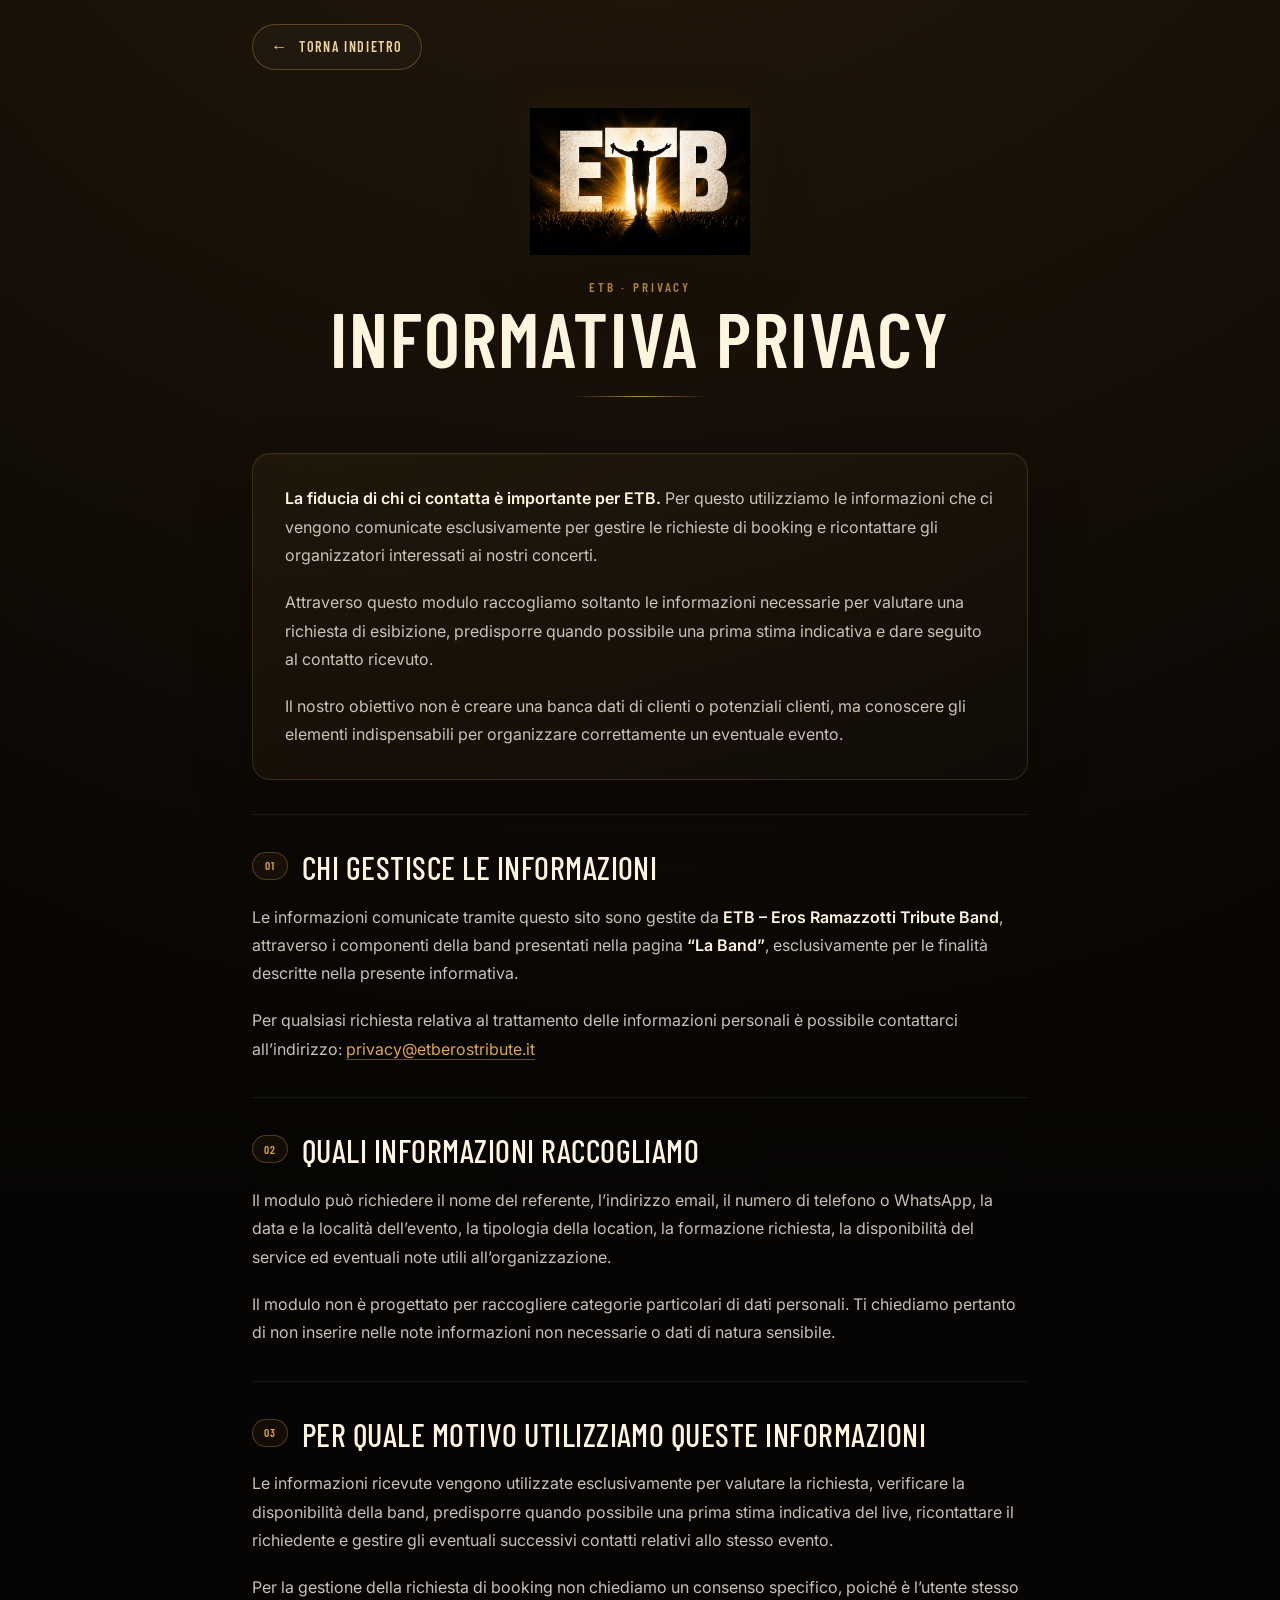
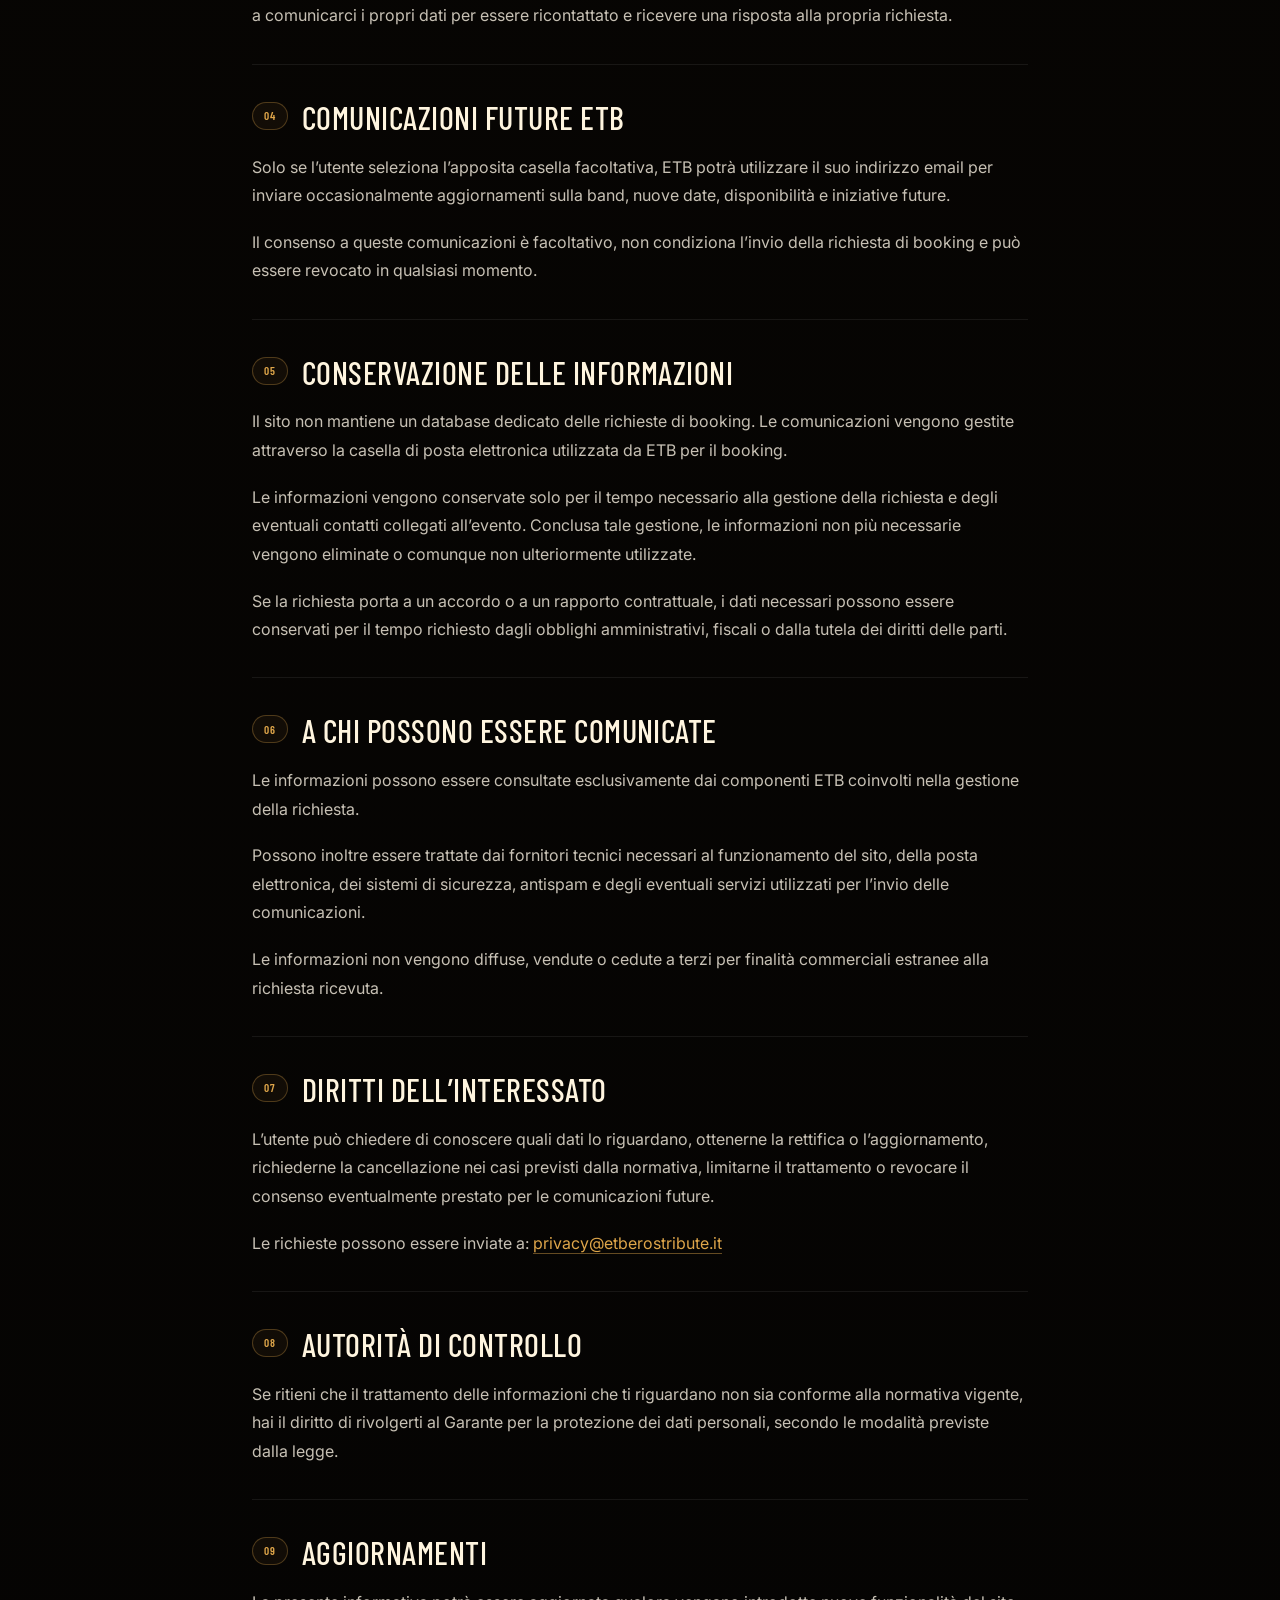
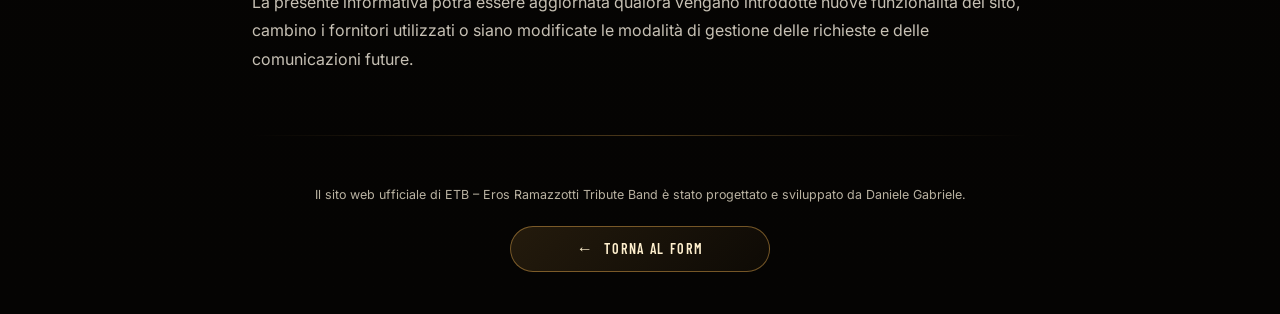
<file: privacy.html>
<!doctype html>
<html lang="it">
  <head>
    <meta charset="UTF-8" />

    <meta
      name="viewport"
      content="width=device-width, initial-scale=1.0, viewport-fit=cover"
    />

    <meta
      name="description"
      content="Informativa privacy di ETB – Eros Ramazzotti Tribute Band."
    />

    <title>ETB · Informativa Privacy</title>

    <link rel="preconnect" href="https://fonts.googleapis.com" />
    <link rel="preconnect" href="https://fonts.gstatic.com" crossorigin />

    <link
      href="https://fonts.googleapis.com/css2?family=Barlow+Condensed:wght@400;500;600;700&family=Inter:wght@300;400;500;600&display=swap"
      rel="stylesheet"
    />

    <link rel="stylesheet" href="/css/variables.css" />
    <link rel="stylesheet" href="/css/privacy.css?v=privacy-1" />
  </head>

  <body>
    <main class="privacy-page">
      <header class="privacy-header">
        <button
          class="privacy-back privacy-back-top"
          type="button"
          aria-label="Torna alla pagina precedente"
          data-privacy-back
        >
          <span aria-hidden="true">←</span>
          <span>TORNA INDIETRO</span>
        </button>

        <img
          class="privacy-logo"
          src="assets/images/mobile/etb-logo.webp"
          alt="ETB – Eros Ramazzotti Tribute Band"
        />

        <div class="privacy-kicker">ETB · PRIVACY</div>

        <h1 class="privacy-title">INFORMATIVA PRIVACY</h1>

        <div class="privacy-title-line" aria-hidden="true"></div>
      </header>

      <article class="privacy-content">
        <section class="privacy-intro">
          <p>
            <strong>La fiducia di chi ci contatta è importante per ETB.</strong>
            Per questo utilizziamo le informazioni che ci vengono comunicate
            esclusivamente per gestire le richieste di booking e ricontattare
            gli organizzatori interessati ai nostri concerti.
          </p>

          <p>
            Attraverso questo modulo raccogliamo soltanto le informazioni
            necessarie per valutare una richiesta di esibizione, predisporre
            quando possibile una prima stima indicativa e dare seguito al
            contatto ricevuto.
          </p>

          <p>
            Il nostro obiettivo non è creare una banca dati di clienti o
            potenziali clienti, ma conoscere gli elementi indispensabili per
            organizzare correttamente un eventuale evento.
          </p>
        </section>

        <section class="privacy-section">
          <h2>
            <span class="privacy-section-number">01</span>
            <span>Chi gestisce le informazioni</span>
          </h2>

          <p>
            Le informazioni comunicate tramite questo sito sono gestite da
            <strong>ETB – Eros Ramazzotti Tribute Band</strong>, attraverso i
            componenti della band presentati nella pagina
            <strong>“La Band”</strong>, esclusivamente per le finalità descritte
            nella presente informativa.
          </p>

          <p>
            Per qualsiasi richiesta relativa al trattamento delle informazioni
            personali è possibile contattarci all’indirizzo:
            <a href="mailto:privacy@etberostribute.it">
              privacy@etberostribute.it
            </a>
          </p>
        </section>

        <section class="privacy-section">
          <h2>
            <span class="privacy-section-number">02</span>
            <span>Quali informazioni raccogliamo</span>
          </h2>

          <p>
            Il modulo può richiedere il nome del referente, l’indirizzo email,
            il numero di telefono o WhatsApp, la data e la località dell’evento,
            la tipologia della location, la formazione richiesta, la
            disponibilità del service ed eventuali note utili
            all’organizzazione.
          </p>

          <p>
            Il modulo non è progettato per raccogliere categorie particolari di
            dati personali. Ti chiediamo pertanto di non inserire nelle note
            informazioni non necessarie o dati di natura sensibile.
          </p>
        </section>

        <section class="privacy-section">
          <h2>
            <span class="privacy-section-number">03</span>
            <span>Per quale motivo utilizziamo queste informazioni</span>
          </h2>

          <p>
            Le informazioni ricevute vengono utilizzate esclusivamente per
            valutare la richiesta, verificare la disponibilità della band,
            predisporre quando possibile una prima stima indicativa del live,
            ricontattare il richiedente e gestire gli eventuali successivi
            contatti relativi allo stesso evento.
          </p>

          <p>
            Per la gestione della richiesta di booking non chiediamo un consenso
            specifico, poiché è l’utente stesso a comunicarci i propri dati per
            essere ricontattato e ricevere una risposta alla propria richiesta.
          </p>
        </section>

        <section class="privacy-section">
          <h2>
            <span class="privacy-section-number">04</span>
            <span>Comunicazioni future ETB</span>
          </h2>

          <p>
            Solo se l’utente seleziona l’apposita casella facoltativa, ETB potrà
            utilizzare il suo indirizzo email per inviare occasionalmente
            aggiornamenti sulla band, nuove date, disponibilità e iniziative
            future.
          </p>

          <p>
            Il consenso a queste comunicazioni è facoltativo, non condiziona
            l’invio della richiesta di booking e può essere revocato in
            qualsiasi momento.
          </p>
        </section>

        <section class="privacy-section">
          <h2>
            <span class="privacy-section-number">05</span>
            <span>Conservazione delle informazioni</span>
          </h2>

          <p>
            Il sito non mantiene un database dedicato delle richieste di
            booking. Le comunicazioni vengono gestite attraverso la casella di
            posta elettronica utilizzata da ETB per il booking.
          </p>

          <p>
            Le informazioni vengono conservate solo per il tempo necessario alla
            gestione della richiesta e degli eventuali contatti collegati
            all’evento. Conclusa tale gestione, le informazioni non più
            necessarie vengono eliminate o comunque non ulteriormente
            utilizzate.
          </p>

          <p>
            Se la richiesta porta a un accordo o a un rapporto contrattuale, i
            dati necessari possono essere conservati per il tempo richiesto
            dagli obblighi amministrativi, fiscali o dalla tutela dei diritti
            delle parti.
          </p>
        </section>

        <section class="privacy-section">
          <h2>
            <span class="privacy-section-number">06</span>
            <span>A chi possono essere comunicate</span>
          </h2>

          <p>
            Le informazioni possono essere consultate esclusivamente dai
            componenti ETB coinvolti nella gestione della richiesta.
          </p>

          <p>
            Possono inoltre essere trattate dai fornitori tecnici necessari al
            funzionamento del sito, della posta elettronica, dei sistemi di
            sicurezza, antispam e degli eventuali servizi utilizzati per l’invio
            delle comunicazioni.
          </p>

          <p>
            Le informazioni non vengono diffuse, vendute o cedute a terzi per
            finalità commerciali estranee alla richiesta ricevuta.
          </p>
        </section>

        <section class="privacy-section">
          <h2>
            <span class="privacy-section-number">07</span>
            <span>Diritti dell’interessato</span>
          </h2>

          <p>
            L’utente può chiedere di conoscere quali dati lo riguardano,
            ottenerne la rettifica o l’aggiornamento, richiederne la
            cancellazione nei casi previsti dalla normativa, limitarne il
            trattamento o revocare il consenso eventualmente prestato per le
            comunicazioni future.
          </p>

          <p>
            Le richieste possono essere inviate a:
            <a href="mailto:privacy@etberostribute.it">
              privacy@etberostribute.it
            </a>
          </p>
        </section>

        <section class="privacy-section">
          <h2>
            <span class="privacy-section-number">08</span>
            <span>Autorità di controllo</span>
          </h2>

          <p>
            Se ritieni che il trattamento delle informazioni che ti riguardano
            non sia conforme alla normativa vigente, hai il diritto di
            rivolgerti al Garante per la protezione dei dati personali, secondo
            le modalità previste dalla legge.
          </p>
        </section>

        <section class="privacy-section">
          <h2>
            <span class="privacy-section-number">09</span>
            <span>Aggiornamenti</span>
          </h2>

          <p>
            La presente informativa potrà essere aggiornata qualora vengano
            introdotte nuove funzionalità del sito, cambino i fornitori
            utilizzati o siano modificate le modalità di gestione delle
            richieste e delle comunicazioni future.
          </p>
        </section>
      </article>

      <footer class="privacy-footer">
        <div class="privacy-footer-line" aria-hidden="true"></div>

        <p class="privacy-credits">
          Il sito web ufficiale di ETB – Eros Ramazzotti Tribute Band è stato
          progettato e sviluppato da Daniele Gabriele.
        </p>

        <button
          class="privacy-back privacy-back-bottom"
          type="button"
          data-privacy-back
        >
          <span aria-hidden="true">←</span>
          <span>TORNA AL FORM</span>
        </button>
      </footer>
    </main>

    <script>
      (() => {
        const backButtons = document.querySelectorAll("[data-privacy-back]");

        const returnToForm = () => {
          if (window.history.length > 1) {
            window.history.back();
            return;
          }

          window.location.href = "mobile.html#contatti";
        };

        backButtons.forEach((button) => {
          button.addEventListener("click", returnToForm);
        });
      })();
    </script>
  </body>
</html>
</file>
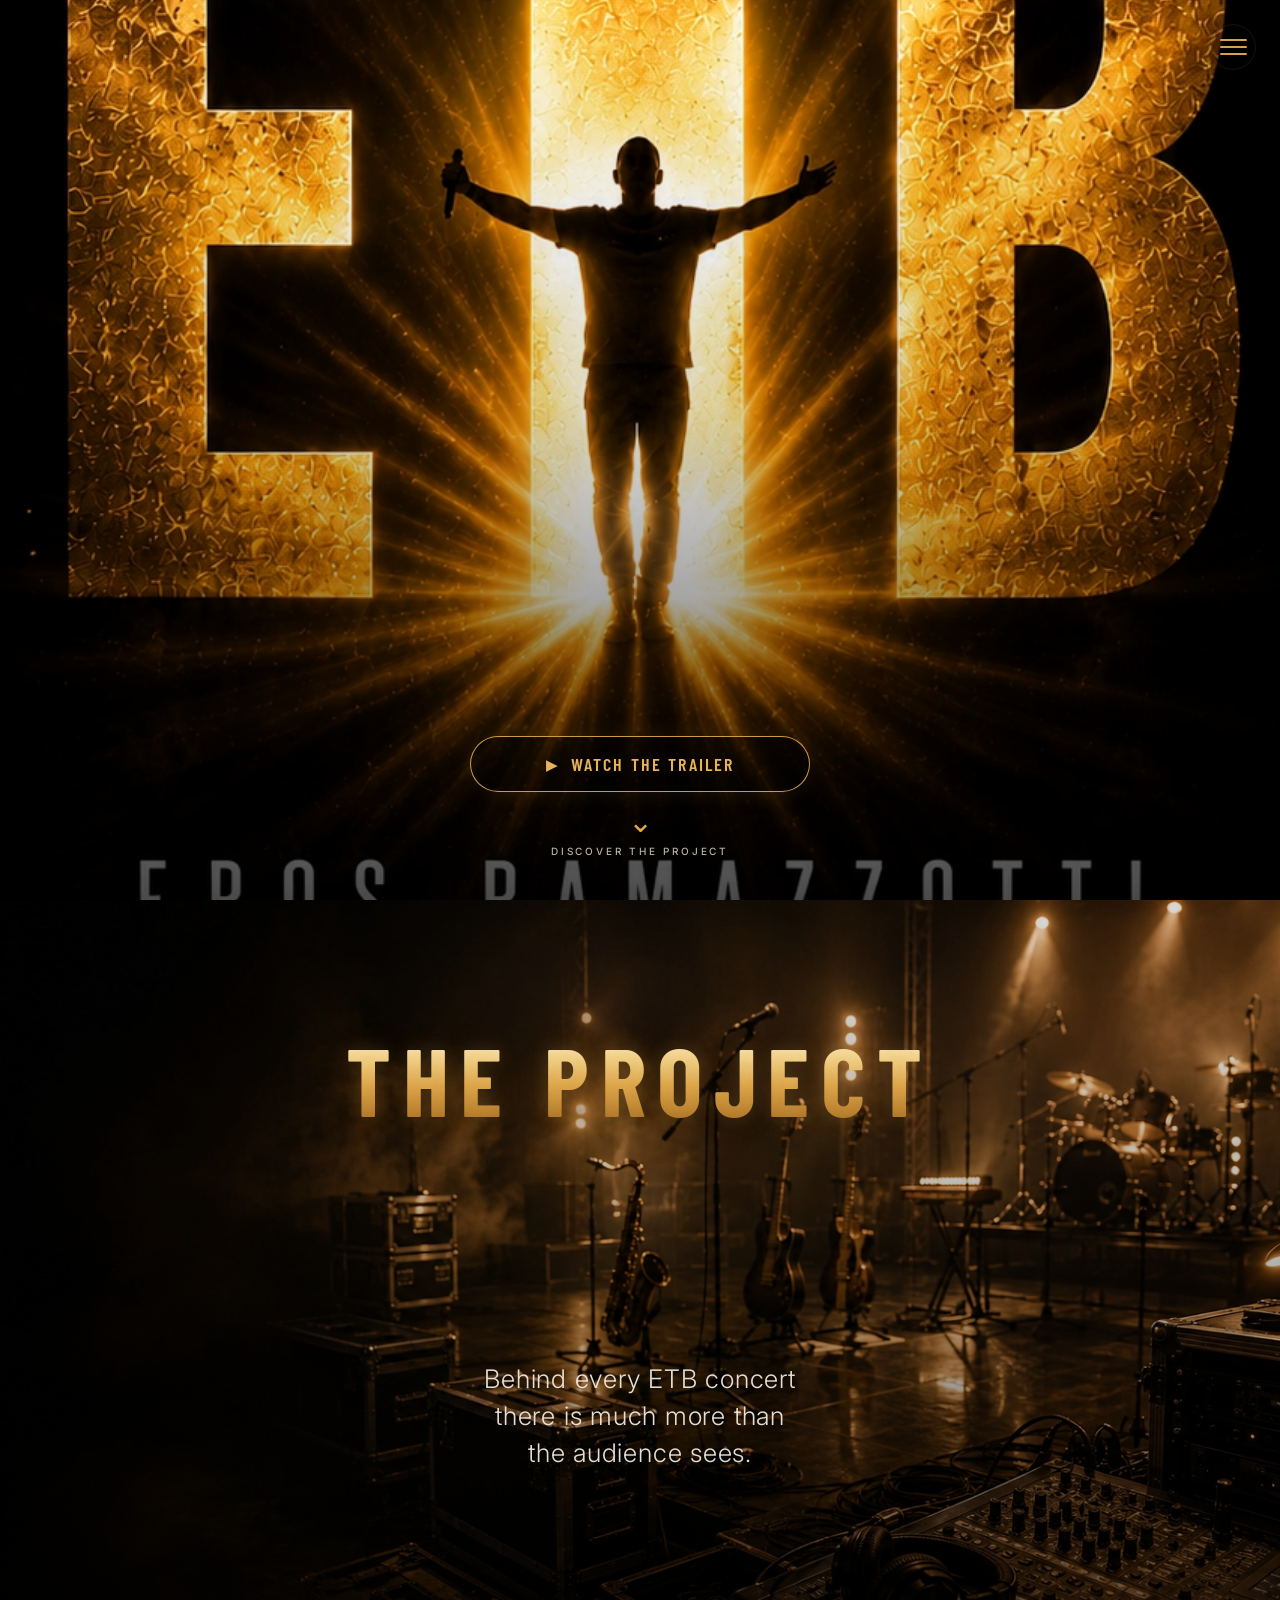
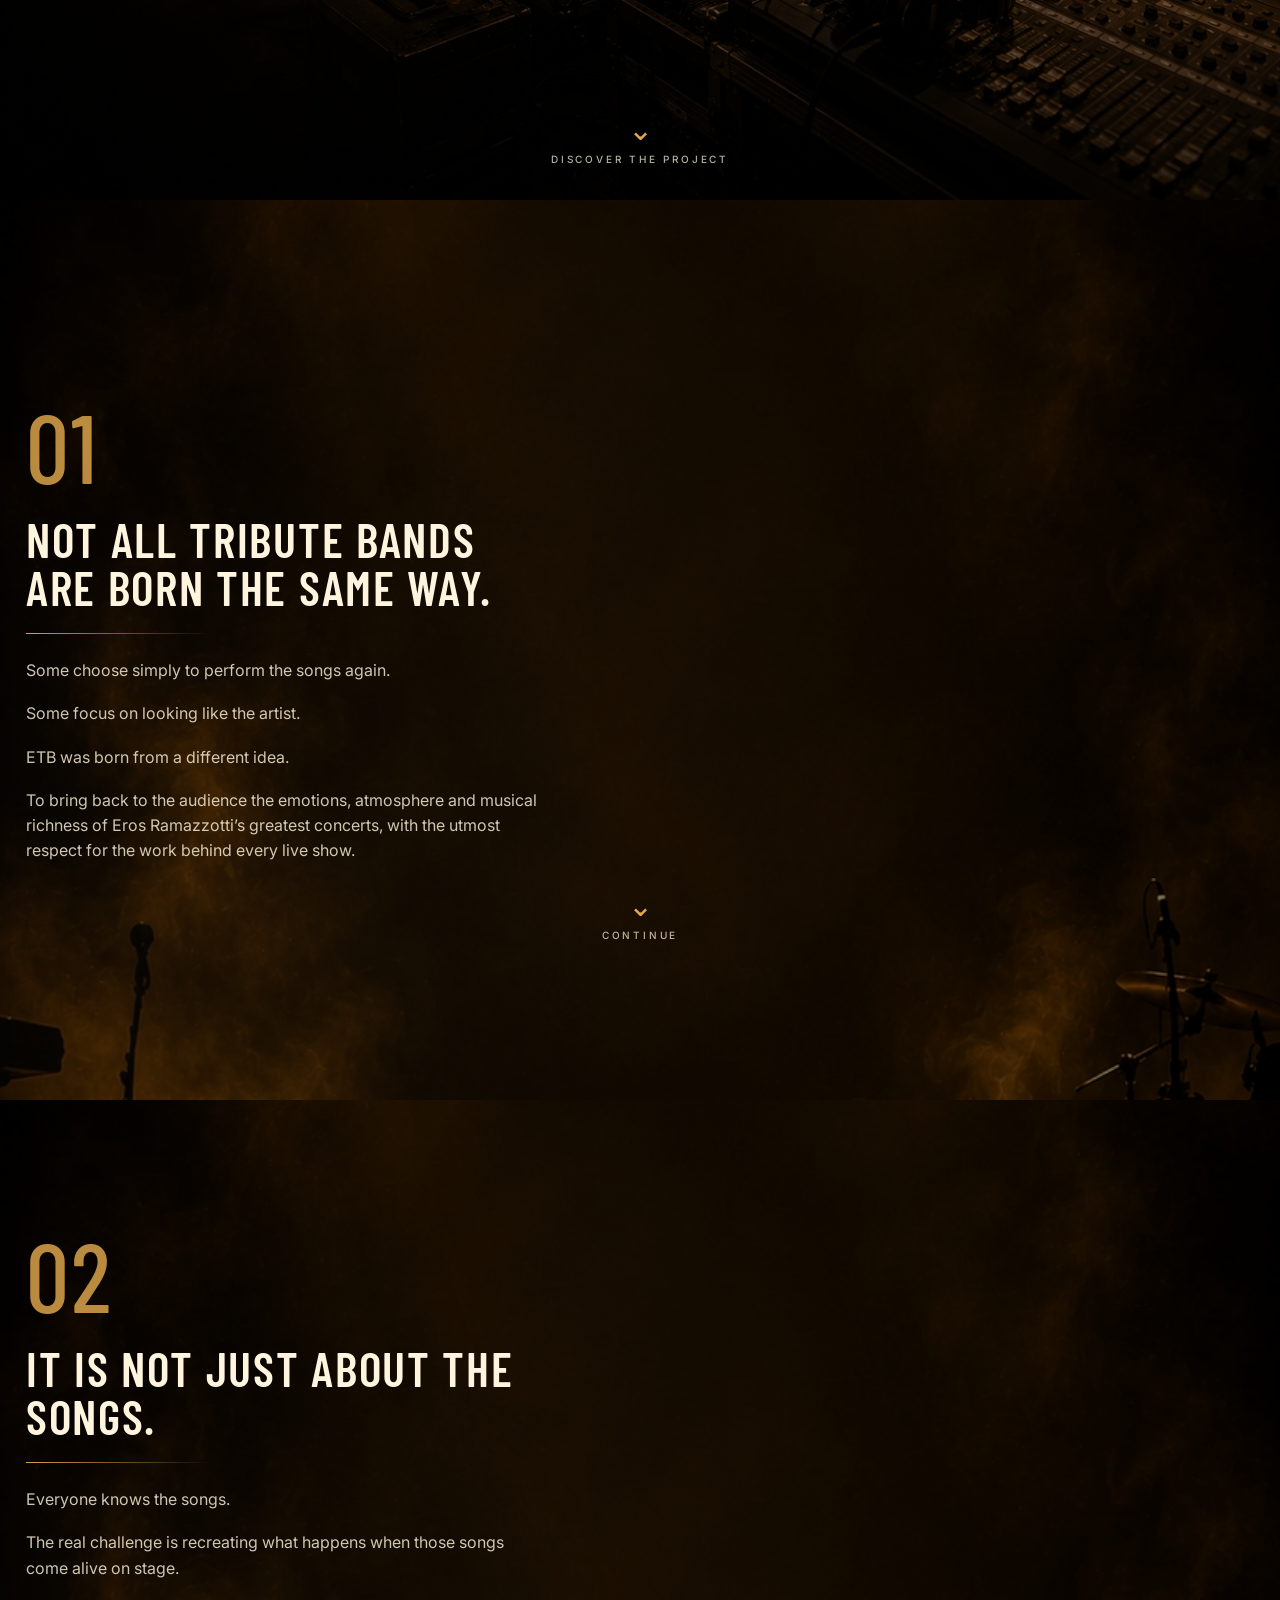
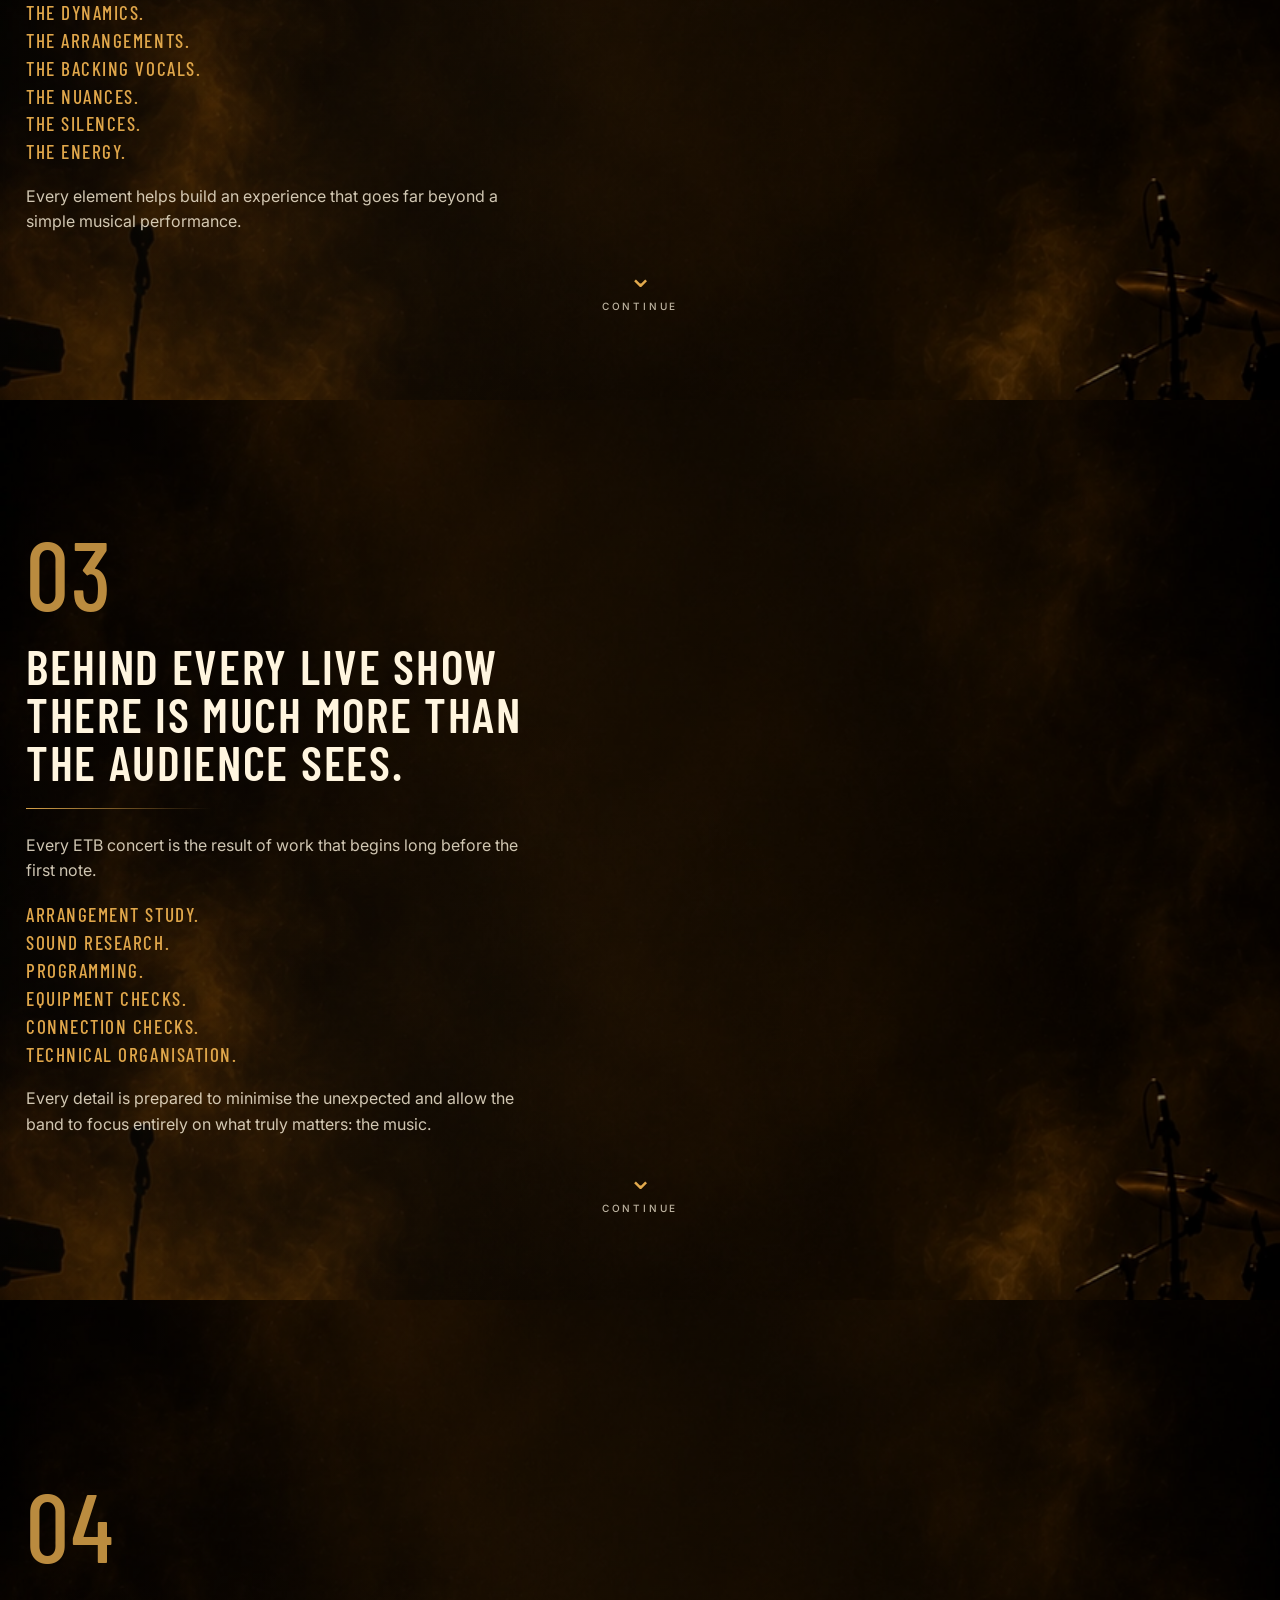
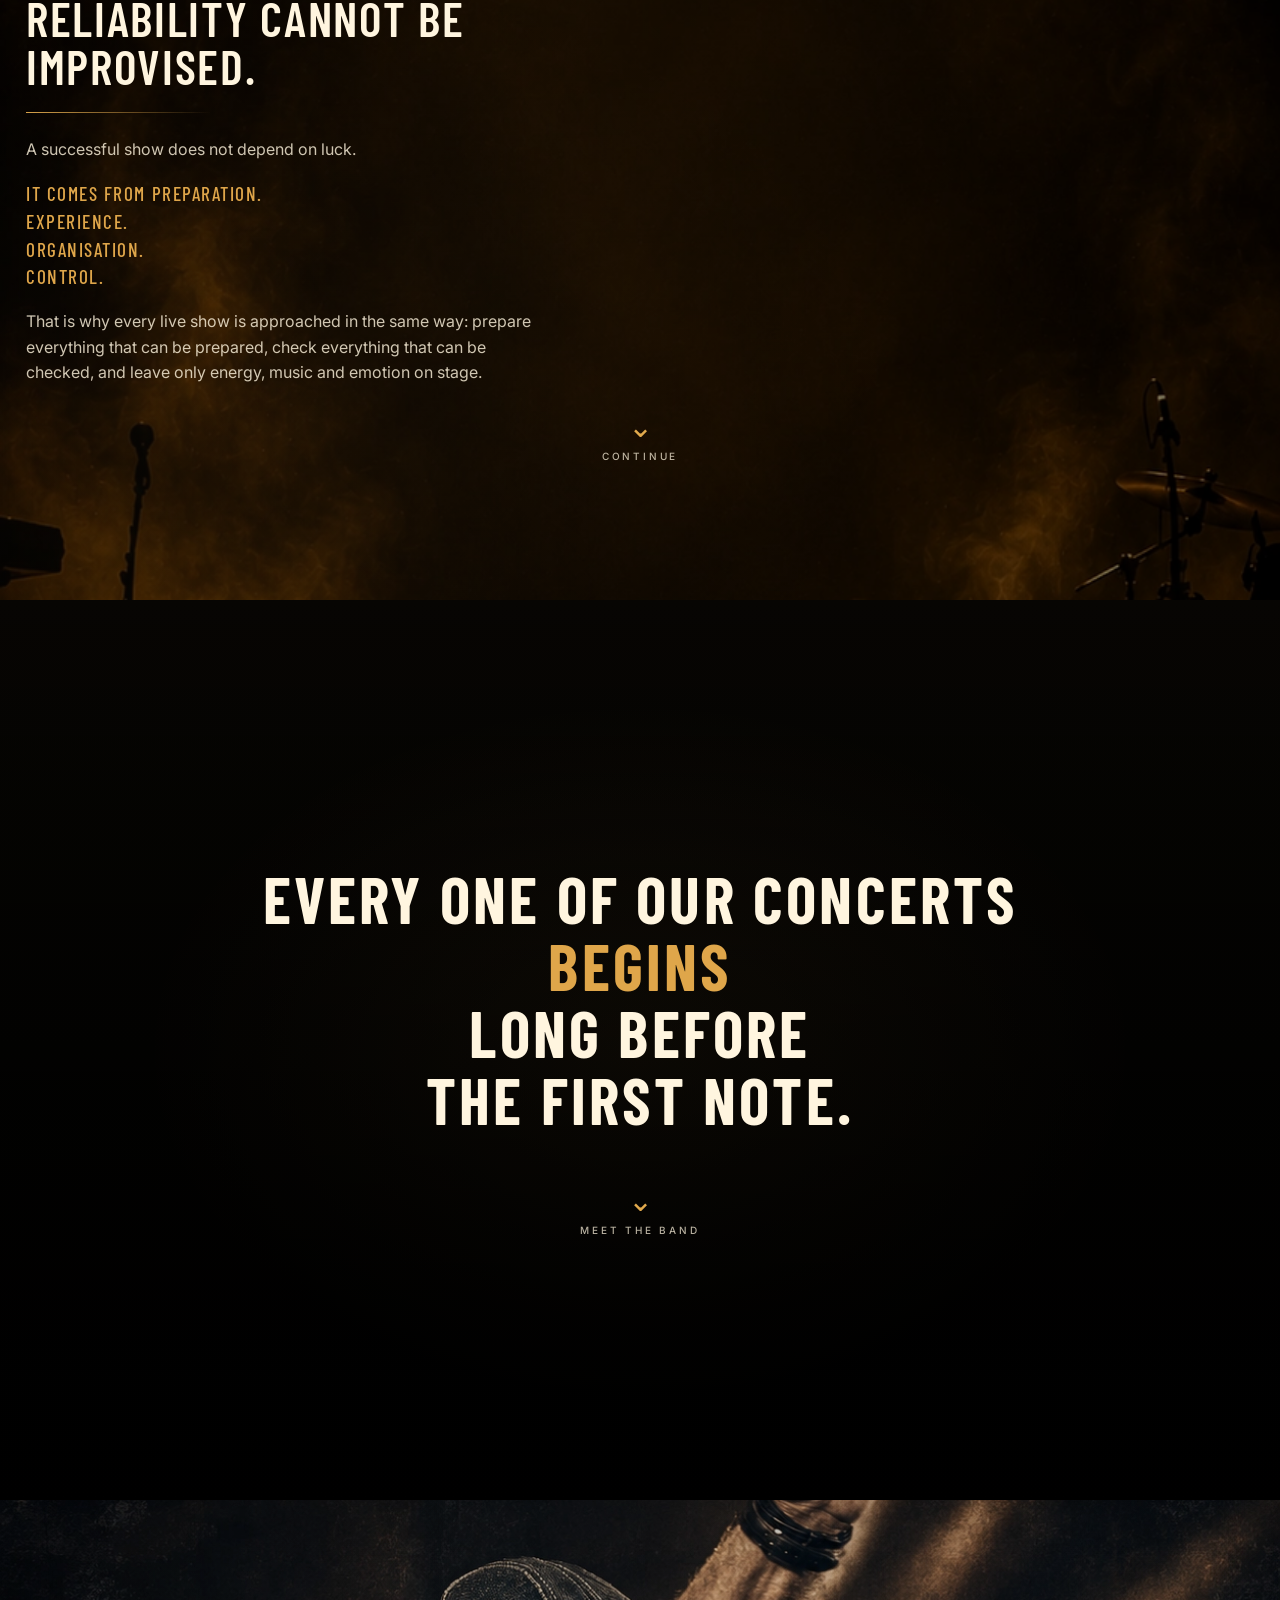
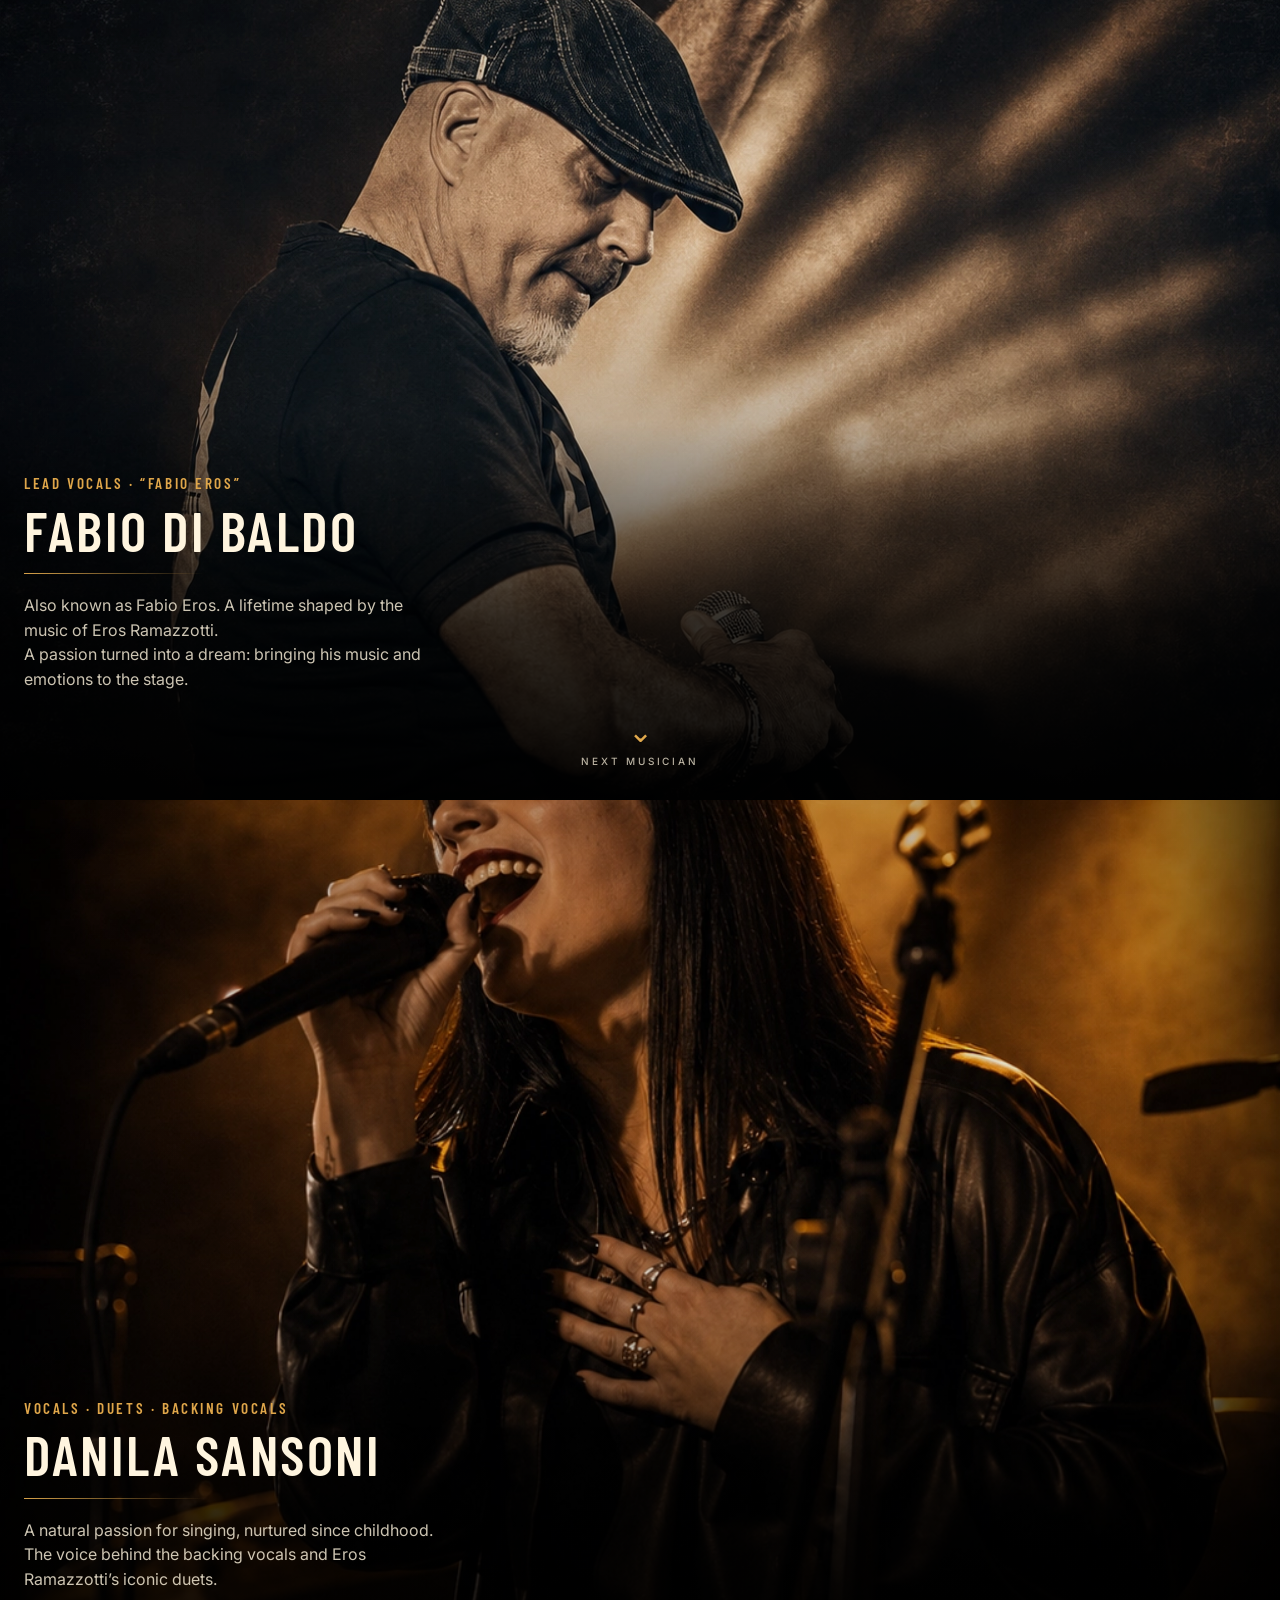
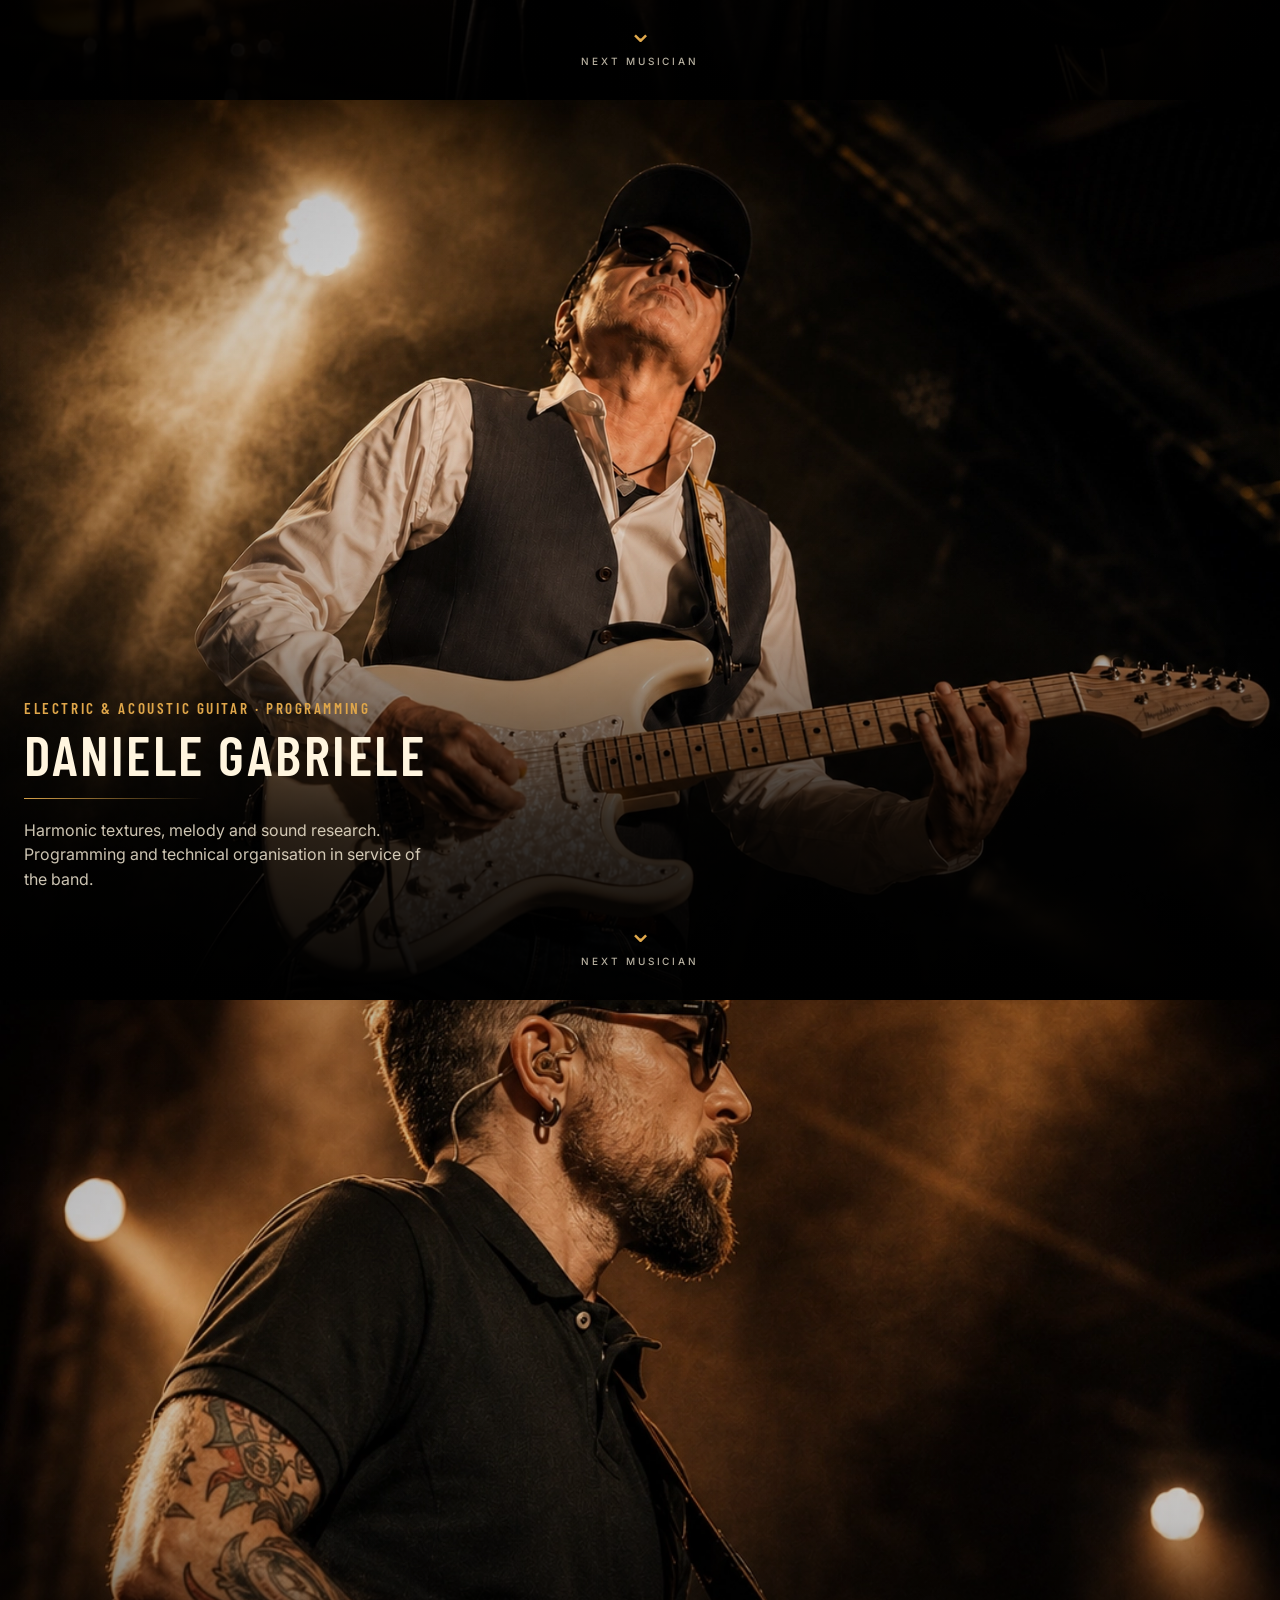
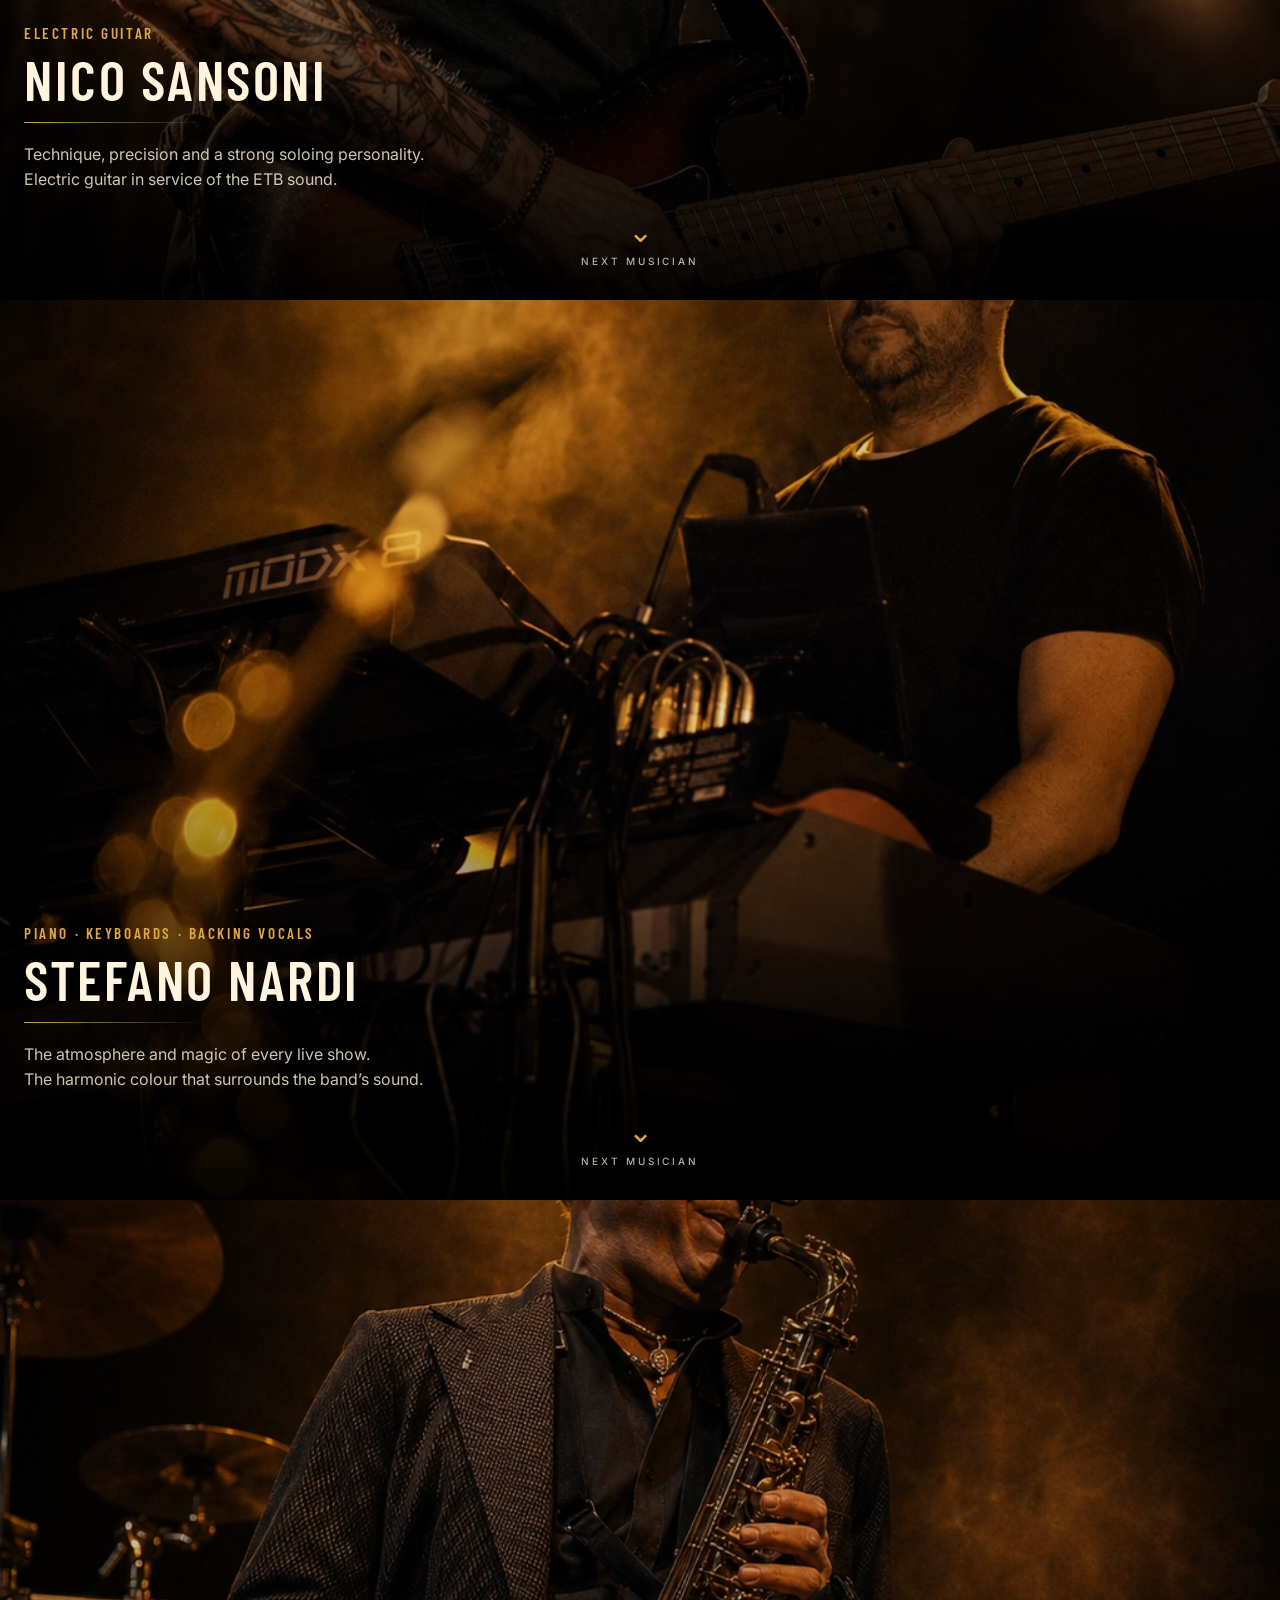
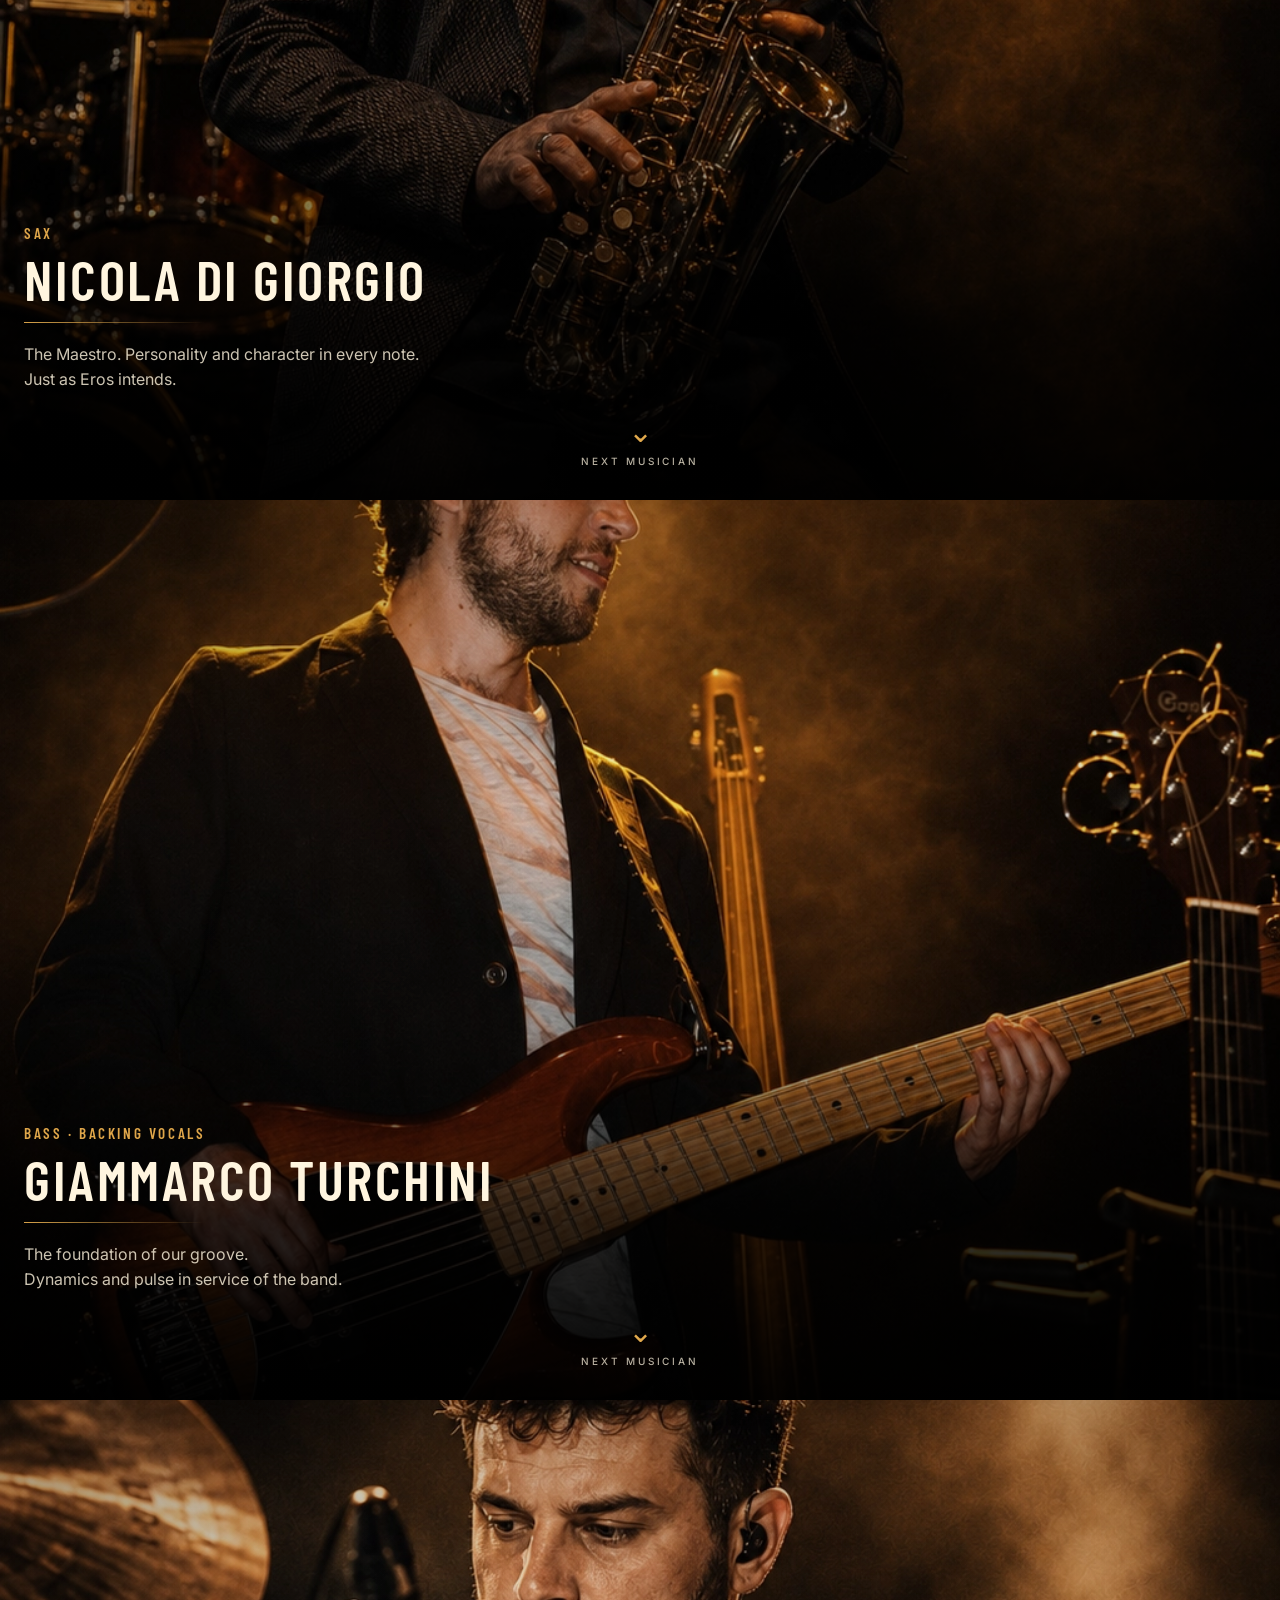
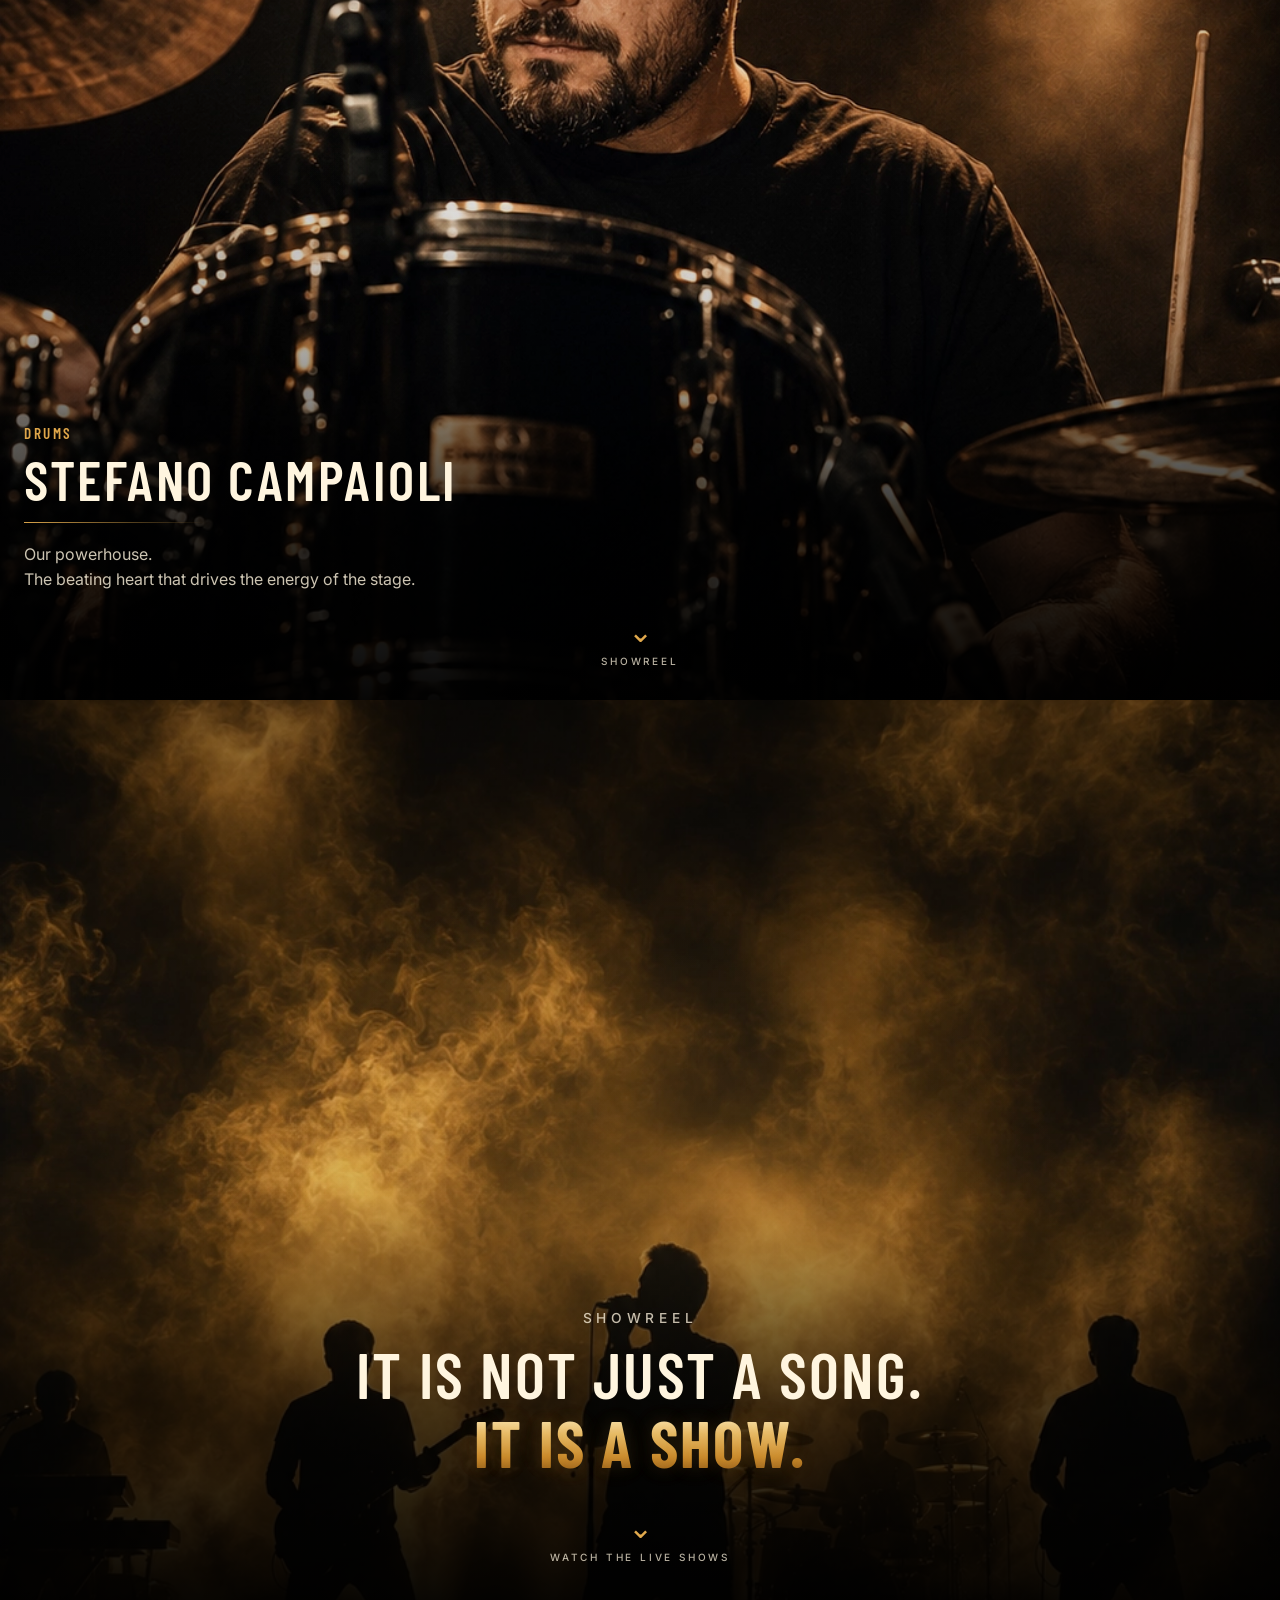
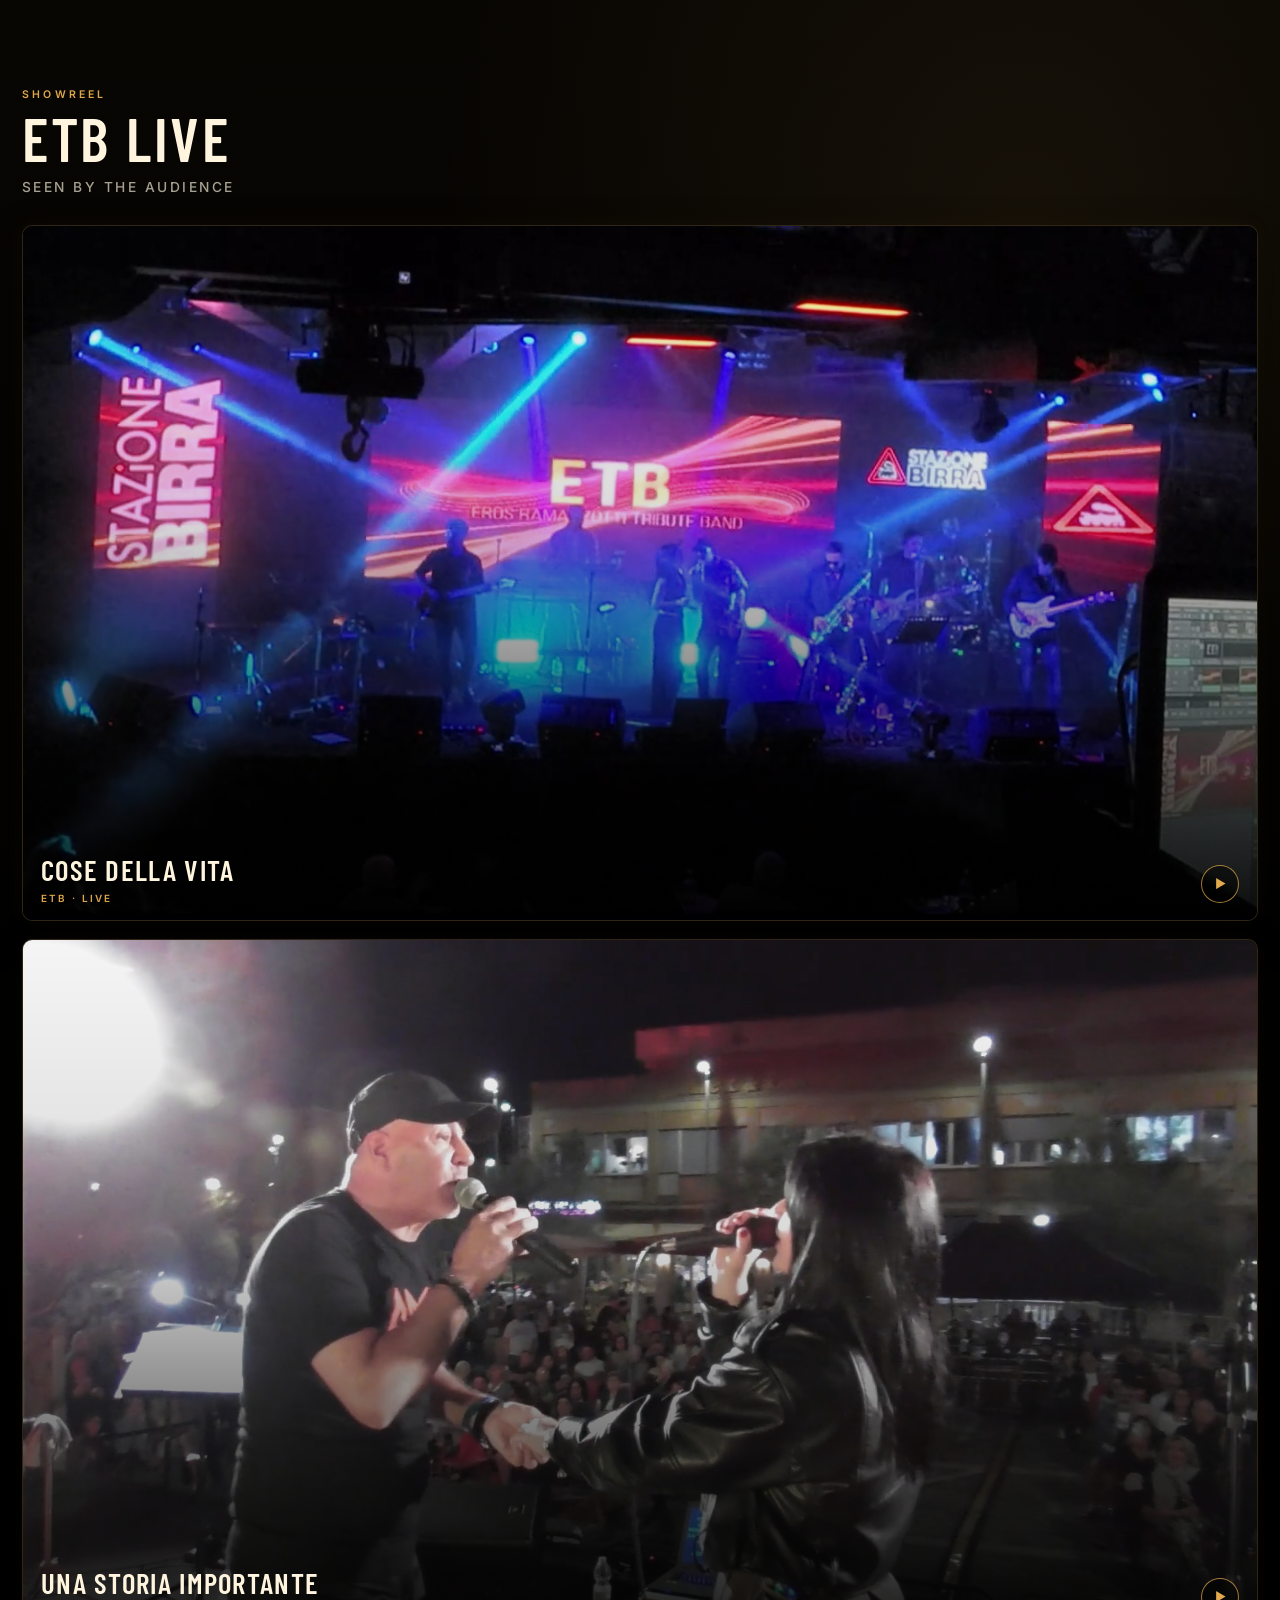
<file: en/mobile.html>
<!--
==========================================================
ETB MOBILE EXPERIENCE V1.0
Eros Ramazzotti Tribute Band

Release: 1.0
Status : Production

Mobile-first experience
Designed for smartphone navigation.

© ETB – Eros Ramazzotti Tribute Band

Website designed and developed by Daniele Gabriele
==========================================================
-->

<!doctype html>
<html lang="en">
  <head>
    <meta charset="UTF-8" />

    <meta name="author" content="Daniele Gabriele" />

    <meta
      name="viewport"
      content="width=device-width, initial-scale=1.0, viewport-fit=cover"
    />

    <title>ETB | Eros Ramazzotti Tribute Band</title>

    <meta
      name="description"
      content="ETB – Eros Ramazzotti Tribute Band: eight professional musicians recreating the sound, energy and emotion of Eros Ramazzotti’s greatest live performances."
    />

    <link rel="canonical" href="https://www.etberostribute.it/en/" />

    <meta
      property="og:site_name"
      content="ETB – Eros Ramazzotti Tribute Band"
    />

    <meta property="og:title" content="ETB | Eros Ramazzotti Tribute Band" />

    <meta
      property="og:description"
      content="An authentic live experience dedicated to the music of Eros Ramazzotti."
    />

    <meta property="og:type" content="website" />

    <meta property="og:url" content="https://www.etberostribute.it/en/" />

    <meta
      property="og:image"
      content="https://www.etberostribute.it/assets/images/band-scene.webp"
    />

    <meta
      property="og:image:alt"
      content="ETB – Eros Ramazzotti Tribute Band"
    />

    <meta property="og:image:type" content="image/webp" />
    <meta property="og:image:width" content="1774" />
    <meta property="og:image:height" content="887" />

    <meta property="og:locale" content="en_GB" />

    <meta name="twitter:card" content="summary_large_image" />

    <meta name="twitter:title" content="ETB | Eros Ramazzotti Tribute Band" />

    <meta
      name="twitter:description"
      content="An authentic live experience dedicated to the music of Eros Ramazzotti."
    />

    <meta
      name="twitter:image"
      content="https://www.etberostribute.it/assets/images/band-scene.webp"
    />

    <link rel="alternate" hreflang="it" href="https://www.etberostribute.it/" />
    <link
      rel="alternate"
      hreflang="en"
      href="https://www.etberostribute.it/en/"
    />
    <link
      rel="alternate"
      hreflang="x-default"
      href="https://www.etberostribute.it/"
    />

    <script type="application/ld+json">
      {
        "@context": "https://schema.org",
        "@graph": [
          {
            "@type": "MusicGroup",
            "@id": "https://www.etberostribute.it/#musicgroup",
            "name": "ETB – Eros Ramazzotti Tribute Band",
            "alternateName": "ETB",
            "url": "https://www.etberostribute.it/",
            "logo": {
              "@type": "ImageObject",
              "url": "https://www.etberostribute.it/assets/images/etb-logo.webp"
            },
            "image": {
              "@type": "ImageObject",
              "url": "https://www.etberostribute.it/assets/images/band-scene.webp",
              "width": 1774,
              "height": 887
            },
            "description": "ETB – Eros Ramazzotti Tribute Band is an eight-piece professional live band delivering an authentic concert experience dedicated to the music of Eros Ramazzotti.",
            "genre": ["Pop", "Pop rock", "Italian pop music", "Tribute band"],
            "email": "booking@etberostribute.it",
            "areaServed": [
              {
                "@type": "Country",
                "name": "Italy"
              },
              {
                "@type": "Place",
                "name": "Europe"
              }
            ],
            "member": [
              {
                "@type": "Person",
                "name": "Fabio Di Baldo",
                "jobTitle": "Lead Vocals"
              },
              {
                "@type": "Person",
                "name": "Danila Sansoni",
                "jobTitle": "Female Vocals"
              },
              {
                "@type": "Person",
                "name": "Daniele Gabriele",
                "jobTitle": "Electric and Acoustic Guitar, Programming"
              },
              {
                "@type": "Person",
                "name": "Nico Sansoni",
                "jobTitle": "Electric Guitar"
              },
              {
                "@type": "Person",
                "name": "Nicola Di Giorgio",
                "jobTitle": "Saxophone"
              },
              {
                "@type": "Person",
                "name": "Stefano Nardi",
                "jobTitle": "Piano, Keyboards and Backing Vocals"
              },
              {
                "@type": "Person",
                "name": "Giammarco Turchini",
                "jobTitle": "Bass and Backing Vocals"
              },
              {
                "@type": "Person",
                "name": "Stefano Campaioli",
                "jobTitle": "Drums"
              }
            ]
          },
          {
            "@type": "WebSite",
            "@id": "https://www.etberostribute.it/#website",
            "url": "https://www.etberostribute.it/",
            "name": "ETB – Eros Ramazzotti Tribute Band",
            "inLanguage": ["it-IT", "en"],
            "publisher": {
              "@id": "https://www.etberostribute.it/#musicgroup"
            }
          },
          {
            "@type": "WebPage",
            "@id": "https://www.etberostribute.it/en/#webpage",
            "url": "https://www.etberostribute.it/en/",
            "name": "ETB – Eros Ramazzotti Tribute Band | Authentic Live Experience",
            "description": "ETB – Eros Ramazzotti Tribute Band: eight professional musicians delivering an authentic live concert experience that recreates the sound, energy and emotion of Eros Ramazzotti's greatest hits.",
            "inLanguage": "en",
            "isPartOf": {
              "@id": "https://www.etberostribute.it/#website"
            },
            "about": {
              "@id": "https://www.etberostribute.it/#musicgroup"
            },
            "primaryImageOfPage": {
              "@type": "ImageObject",
              "url": "https://www.etberostribute.it/assets/images/band-scene.webp",
              "width": 1774,
              "height": 887
            }
          }
        ]
      }
    </script>

    <link rel="icon" href="/assets/images/etb-logo.png" type="image/png" />

    <!-- GOOGLE FONTS -->

    <link rel="preconnect" href="https://fonts.googleapis.com" />

    <link rel="preconnect" href="https://fonts.gstatic.com" crossorigin />

    <link
      href="https://fonts.googleapis.com/css2?family=Barlow+Condensed:wght@500;600;700&family=Inter:wght@400;500;600&display=swap"
      rel="stylesheet"
    />

    <!-- CSS -->

    <!-- ETB Mobile Experience V1.0 -->
    <link rel="stylesheet" href="/css/variables.css?v=1.0.0" />
    <link rel="stylesheet" href="/css/mobile.css?v=1.0.5" />
  </head>

  <body>
    <header class="mobile-header">
      <button
        id="menuOpen"
        class="menu-open"
        type="button"
        aria-label="Open menu"
        aria-controls="menuOverlay"
        aria-expanded="false"
      >
        <span></span>
        <span></span>
        <span></span>
      </button>
    </header>

    <!-- =======================================================
         MOBILE EXPERIENCE
    ======================================================== -->

    <main id="mobileApp">
      <!-- ===================================================
             OPENING SCENE
        ==================================================== -->

      <section id="home" class="hero">
        <div class="hero-background"></div>

        <div class="hero-overlay"></div>

        <div class="hero-ui">
          <button id="promoButton" class="promo-button" type="button">
            <span class="promo-icon">▶</span>
            <span>WATCH THE TRAILER</span>
          </button>

          <a
            class="scene-scroll-hint"
            href="#projectHero"
            aria-label="Go to The Project section"
          >
            <span class="scene-scroll-arrow">⌄</span>
            <span class="scene-scroll-label">DISCOVER THE PROJECT</span>
          </a>
        </div>
      </section>

      <!-- ===================================================
     HERO — IL PROGETTO
      ==================================================== -->

      <section id="projectHero" class="project-hero reveal-section">
        <div class="project-hero-background"></div>

        <div class="project-hero-overlay"></div>

        <div class="project-hero-content">
          <div class="project-hero-title">THE PROJECT</div>

          <div class="project-hero-claim">
            Behind every ETB concert<br />
            there is much more than<br />
            the audience sees.
          </div>

          <a
            class="scene-scroll-hint"
            href="#project01"
            aria-label="Go to the first chapter of the project"
          >
            <span class="scene-scroll-arrow">⌄</span>
            <span class="scene-scroll-label">DISCOVER THE PROJECT</span>
          </a>
        </div>
      </section>

      <!-- ===================================================
     IL PROGETTO — SCENA 01
      ==================================================== -->

      <section id="project01" class="project-scene reveal-section">
        <div class="project-scene-glow" aria-hidden="true"></div>

        <div class="project-scene-content">
          <div class="project-scene-number">01</div>

          <h2 class="project-scene-title">
            NOT ALL TRIBUTE BANDS ARE BORN THE SAME WAY.
          </h2>

          <div class="project-scene-copy">
            <p>Some choose simply to perform the songs again.</p>

            <p>Some focus on looking like the artist.</p>

            <p>ETB was born from a different idea.</p>

            <p>
              To bring back to the audience the emotions, atmosphere and musical
              richness of Eros Ramazzotti’s greatest concerts, with the utmost
              respect for the work behind every live show.
            </p>
          </div>

          <a
            class="scene-scroll-hint"
            href="#project02"
            aria-label="Go to the second chapter of the project"
          >
            <span class="scene-scroll-arrow">⌄</span>
            <span class="scene-scroll-label">CONTINUE</span>
          </a>
        </div>
      </section>

      <!-- ===================================================
     IL PROGETTO — SCENA 02
==================================================== -->

      <section id="project02" class="project-scene reveal-section">
        <div class="project-scene-glow" aria-hidden="true"></div>

        <div class="project-scene-content">
          <div class="project-scene-number">02</div>

          <h2 class="project-scene-title">IT IS NOT JUST ABOUT THE SONGS.</h2>

          <div class="project-scene-copy">
            <p>Everyone knows the songs.</p>

            <p>
              The real challenge is recreating what happens when those songs
              come alive on stage.
            </p>

            <p class="project-scene-list">
              The dynamics.<br />
              The arrangements.<br />
              The backing vocals.<br />
              The nuances.<br />
              The silences.<br />
              The energy.
            </p>

            <p>
              Every element helps build an experience that goes far beyond a
              simple musical performance.
            </p>
          </div>

          <a
            class="scene-scroll-hint"
            href="#project03"
            aria-label="Go to the third chapter of the project"
          >
            <span class="scene-scroll-arrow">⌄</span>
            <span class="scene-scroll-label">CONTINUE</span>
          </a>
        </div>
      </section>

      <!-- ===================================================
     IL PROGETTO — SCENA 03
==================================================== -->

      <section id="project03" class="project-scene reveal-section">
        <div class="project-scene-glow" aria-hidden="true"></div>

        <div class="project-scene-content">
          <div class="project-scene-number">03</div>

          <h2 class="project-scene-title">
            BEHIND EVERY LIVE SHOW THERE IS MUCH MORE THAN THE AUDIENCE SEES.
          </h2>

          <div class="project-scene-copy">
            <p>
              Every ETB concert is the result of work that begins long before
              the first note.
            </p>

            <p class="project-scene-list">
              Arrangement study.<br />
              Sound research.<br />
              Programming.<br />
              Equipment checks.<br />
              Connection checks.<br />
              Technical organisation.
            </p>

            <p>
              Every detail is prepared to minimise the unexpected and allow the
              band to focus entirely on what truly matters: the music.
            </p>
          </div>

          <a
            class="scene-scroll-hint"
            href="#project04"
            aria-label="Go to the fourth chapter of the project"
          >
            <span class="scene-scroll-arrow">⌄</span>
            <span class="scene-scroll-label">CONTINUE</span>
          </a>
        </div>
      </section>

      <!-- ===================================================
     IL PROGETTO — SCENA 04
==================================================== -->

      <section id="project04" class="project-scene reveal-section">
        <div class="project-scene-glow" aria-hidden="true"></div>

        <div class="project-scene-content">
          <div class="project-scene-number">04</div>

          <h2 class="project-scene-title">RELIABILITY CANNOT BE IMPROVISED.</h2>

          <div class="project-scene-copy">
            <p>A successful show does not depend on luck.</p>

            <p class="project-scene-list">
              It comes from preparation.<br />
              Experience.<br />
              Organisation.<br />
              Control.
            </p>

            <p>
              That is why every live show is approached in the same way: prepare
              everything that can be prepared, check everything that can be
              checked, and leave only energy, music and emotion on stage.
            </p>
          </div>

          <a
            class="scene-scroll-hint"
            href="#project05"
            aria-label="Go to the fifth chapter of the project"
          >
            <span class="scene-scroll-arrow">⌄</span>
            <span class="scene-scroll-label">CONTINUE</span>
          </a>
        </div>
      </section>

      <!-- ===================================================
     IL PROGETTO — FINALE
==================================================== -->

      <section id="project05" class="project-ending reveal-section">
        <div class="project-ending-background"></div>

        <div class="project-ending-overlay"></div>

        <div class="project-ending-content">
          <h2 class="project-ending-title">
            EVERY ONE OF OUR CONCERTS<br />
            <span>BEGINS</span><br />
            LONG BEFORE<br />
            THE FIRST NOTE.
          </h2>

          <a
            class="scene-scroll-hint"
            href="#memberFabio"
            aria-label="Go to The Band section"
          >
            <span class="scene-scroll-arrow">⌄</span>
            <span class="scene-scroll-label">MEET THE BAND</span>
          </a>
        </div>
      </section>

      <!-- ===================================================
     BAND INTRO + FABIO DI BALDO
      ==================================================== -->

      <section
        id="memberFabio"
        class="member-scene member-scene--fabio band-entry-scene reveal-section"
        style="--member-position-x: 50%; --member-position-y: 50%"
      >
        <!-- Clip introduttiva della Band -->
        <div class="band-intro" aria-hidden="true">
          <img
            id="bandIntroImage"
            class="band-intro-image"
            src="/assets/images/mobile/band-intro.webp"
            alt=""
          />

          <div class="band-intro-overlay"></div>
        </div>

        <!-- Scena reale di Fabio -->
        <img
          class="member-scene-image"
          src="/assets/images/mobile/members/fabio-vox.webp"
          alt="Fabio Di Baldo, ETB lead vocalist"
        />

        <div class="member-scene-shade" aria-hidden="true"></div>

        <div class="member-scene-content">
          <div class="member-scene-role">LEAD VOCALS · “FABIO EROS”</div>

          <h2 class="member-scene-name">FABIO DI BALDO</h2>

          <p class="member-scene-copy">
            Also known as Fabio Eros. A lifetime shaped by the music of Eros
            Ramazzotti.<br />
            A passion turned into a dream: bringing his music and emotions to
            the stage.
          </p>

          <a
            class="scene-scroll-hint"
            href="#memberDanila"
            aria-label="Go to Danila Sansoni"
          >
            <span class="scene-scroll-arrow">⌄</span>
            <span class="scene-scroll-label">NEXT MUSICIAN</span>
          </a>
        </div>
      </section>

      <!-- ===================================================
      BAND — DANILA SANSONI
      ==================================================== -->

      <section
        id="memberDanila"
        class="member-scene member-scene--danila reveal-section"
        style="--member-position-x: 50%; --member-position-y: 50%"
      >
        <img
          class="member-scene-image"
          src="/assets/images/mobile/members/danila-vox.webp"
          alt="Danila Sansoni, ETB vocalist"
        />

        <div class="member-scene-shade" aria-hidden="true"></div>

        <div class="member-scene-content">
          <div class="member-scene-role">VOCALS · DUETS · BACKING VOCALS</div>

          <h2 class="member-scene-name">DANILA SANSONI</h2>

          <p class="member-scene-copy">
            A natural passion for singing, nurtured since childhood.<br />The
            voice behind the backing vocals and Eros Ramazzotti’s iconic duets.
          </p>

          <a
            class="scene-scroll-hint"
            href="#memberDaniele"
            aria-label="Go to Daniele Gabriele"
          >
            <span class="scene-scroll-arrow">⌄</span>
            <span class="scene-scroll-label">NEXT MUSICIAN</span>
          </a>
        </div>
      </section>

      <!-- ===================================================
      BAND — DANIELE GABRIELE
      ==================================================== -->

      <section
        id="memberDaniele"
        class="member-scene member-scene--daniele reveal-section"
        style="--member-position-x: 50%; --member-position-y: 53%"
      >
        <img
          class="member-scene-image"
          src="/assets/images/mobile/members/daniele-guitar.webp"
          alt="Daniele Gabriele, acoustic and electric guitars"
        />

        <div class="member-scene-shade" aria-hidden="true"></div>

        <div class="member-scene-content">
          <div class="member-scene-role">
            ELECTRIC & ACOUSTIC GUITAR · PROGRAMMING
          </div>

          <h2 class="member-scene-name">DANIELE GABRIELE</h2>

          <p class="member-scene-copy">
            Harmonic textures, melody and sound research.<br />Programming and
            technical organisation in service of the band.
          </p>

          <a
            class="scene-scroll-hint"
            href="#memberNico"
            aria-label="Go to Nico Sansoni"
          >
            <span class="scene-scroll-arrow">⌄</span>
            <span class="scene-scroll-label">NEXT MUSICIAN</span>
          </a>
        </div>
      </section>

      <!-- ===================================================
      BAND — NICO SANSONI
      ==================================================== -->

      <section
        id="memberNico"
        class="member-scene member-scene--nico reveal-section"
        style="--member-position-x: 50%; --member-position-y: 50%"
      >
        <img
          class="member-scene-image"
          src="/assets/images/mobile/members/nico-guitar.webp"
          alt="Nico Sansoni, electric guitar"
        />

        <div class="member-scene-shade" aria-hidden="true"></div>

        <div class="member-scene-content">
          <div class="member-scene-role">ELECTRIC GUITAR</div>

          <h2 class="member-scene-name">NICO SANSONI</h2>

          <p class="member-scene-copy">
            Technique, precision and a strong soloing personality.<br />Electric
            guitar in service of the ETB sound.
          </p>

          <a
            class="scene-scroll-hint"
            href="#memberStefanoNardi"
            aria-label="Go to Stefano Nardi"
          >
            <span class="scene-scroll-arrow">⌄</span>
            <span class="scene-scroll-label">NEXT MUSICIAN</span>
          </a>
        </div>
      </section>

      <!-- ===================================================
      BAND — STEFANO NARDI
      ==================================================== -->

      <section
        id="memberStefanoNardi"
        class="member-scene member-scene--stefano-nardi reveal-section"
        style="--member-position-x: 50%; --member-position-y: 50%"
      >
        <img
          class="member-scene-image"
          src="/assets/images/mobile/members/stefano-key.webp"
          alt="Stefano Nardi, Piano, Keyboards, Backing Vocals"
        />

        <div class="member-scene-shade" aria-hidden="true"></div>

        <div class="member-scene-content">
          <div class="member-scene-role">
            PIANO · KEYBOARDS · BACKING VOCALS
          </div>

          <h2 class="member-scene-name">STEFANO NARDI</h2>

          <p class="member-scene-copy">
            The atmosphere and magic of every live show.<br />The harmonic
            colour that surrounds the band’s sound.
          </p>

          <a
            class="scene-scroll-hint"
            href="#memberNick"
            aria-label="Go to Nicola Di Giorgio"
          >
            <span class="scene-scroll-arrow">⌄</span>
            <span class="scene-scroll-label">NEXT MUSICIAN</span>
          </a>
        </div>
      </section>

      <!-- ===================================================
      BAND — NICOLA DI GIORGIO
      ==================================================== -->

      <section
        id="memberNick"
        class="member-scene member-scene--nick reveal-section"
        style="--member-position-x: 50%; --member-position-y: 50%"
      >
        <img
          class="member-scene-image"
          src="/assets/images/mobile/members/nick-sax.webp"
          alt="Nicola Di Giorgio, Saxophone"
        />

        <div class="member-scene-shade" aria-hidden="true"></div>

        <div class="member-scene-content">
          <div class="member-scene-role">SAX</div>

          <h2 class="member-scene-name">NICOLA DI GIORGIO</h2>

          <p class="member-scene-copy">
            The Maestro. Personality and character in every note.<br />Just as
            Eros intends.
          </p>

          <a
            class="scene-scroll-hint"
            href="#memberGiammarco"
            aria-label="Go to Giammarco Turchini"
          >
            <span class="scene-scroll-arrow">⌄</span>
            <span class="scene-scroll-label">NEXT MUSICIAN</span>
          </a>
        </div>
      </section>

      <!-- ===================================================
      BAND — GIAMMARCO TURCHINI
      ==================================================== -->

      <section
        id="memberGiammarco"
        class="member-scene member-scene--giammarco reveal-section"
        style="--member-position-x: 50%; --member-position-y: 50%"
      >
        <img
          class="member-scene-image"
          src="/assets/images/mobile/members/giammarco-bass.webp"
          alt="Giammarco Turchini, Bass & Backing Vocals"
        />

        <div class="member-scene-shade" aria-hidden="true"></div>

        <div class="member-scene-content">
          <div class="member-scene-role">BASS · BACKING VOCALS</div>

          <h2 class="member-scene-name">GIAMMARCO TURCHINI</h2>

          <p class="member-scene-copy">
            The foundation of our groove.<br />Dynamics and pulse in service of
            the band.
          </p>

          <a
            class="scene-scroll-hint"
            href="#memberStefanoCampaioli"
            aria-label="Go to Stefano Campaioli"
          >
            <span class="scene-scroll-arrow">⌄</span>
            <span class="scene-scroll-label">NEXT MUSICIAN</span>
          </a>
        </div>
      </section>

      <!-- ===================================================
      BAND — STEFANO CAMPAIOLI
      ==================================================== -->

      <section
        id="memberStefanoCampaioli"
        class="member-scene member-scene--stefano-campaioli reveal-section"
        style="--member-position-x: 30%; --member-position-y: 53%"
      >
        <img
          class="member-scene-image"
          src="/assets/images/mobile/members/stefano-drum.webp"
          alt="Stefano Campaioli, Drums"
        />

        <div class="member-scene-shade" aria-hidden="true"></div>

        <div class="member-scene-content">
          <div class="member-scene-role">DRUMS</div>

          <h2 class="member-scene-name">STEFANO CAMPAIOLI</h2>

          <p class="member-scene-copy">
            Our powerhouse.<br />The beating heart that drives the energy of the
            stage.
          </p>

          <a
            class="scene-scroll-hint"
            href="#showreel"
            aria-label="Go to the Showreel section"
          >
            <span class="scene-scroll-arrow">⌄</span>
            <span class="scene-scroll-label">SHOWREEL</span>
          </a>
        </div>
      </section>

      <!-- ===================================================
     SHOWREEL — HERO
       ==================================================== -->

      <section id="showreel" class="showreel-hero reveal-section">
        <div class="showreel-hero-background" aria-hidden="true"></div>

        <div class="showreel-hero-overlay" aria-hidden="true"></div>

        <div class="showreel-hero-content">
          <div class="showreel-hero-kicker">SHOWREEL</div>

          <h2 class="showreel-hero-title">
            <span>IT IS NOT JUST A SONG.</span>
            <strong>IT IS A SHOW.</strong>
          </h2>

          <a
            class="scene-scroll-hint"
            href="#showreelLive"
            aria-label="Go to ETB live videos"
          >
            <span class="scene-scroll-arrow">⌄</span>
            <span class="scene-scroll-label">WATCH THE LIVE SHOWS</span>
          </a>
        </div>
      </section>

      <!-- ===================================================
     SHOWREEL — ETB LIVE
      ==================================================== -->

      <section id="showreelLive" class="showreel-section reveal-section">
        <div class="showreel-section-content">
          <div class="showreel-section-head">
            <div class="showreel-section-kicker">SHOWREEL</div>
            <h2 class="showreel-section-title">ETB LIVE</h2>
            <p class="showreel-section-subtitle">SEEN BY THE AUDIENCE</p>
          </div>

          <div class="showreel-mobile-grid">
            <a
              class="showreel-mobile-card"
              href="https://www.youtube.com/watch?v=7wbwuNr4x2g"
              target="_blank"
              rel="noopener noreferrer"
            >
              <img
                src="/assets/images/youtube/cose-della-vita.jpg"
                alt="Cose della vita - ETB live"
              />

              <div class="showreel-mobile-card-shade"></div>

              <div class="showreel-mobile-card-copy">
                <h3>COSE DELLA VITA</h3>
                <p>ETB · LIVE</p>
              </div>

              <span class="showreel-mobile-card-play">▶</span>
            </a>

            <a
              class="showreel-mobile-card"
              href="https://www.youtube.com/watch?v=Uu_uuLgbPtQ"
              target="_blank"
              rel="noopener noreferrer"
            >
              <img
                src="/assets/images/youtube/una-storia-importante.jpg"
                alt="Una storia importante - ETB live"
              />

              <div class="showreel-mobile-card-shade"></div>

              <div class="showreel-mobile-card-copy">
                <h3>UNA STORIA IMPORTANTE</h3>
                <p>ETB · LIVE</p>
              </div>

              <span class="showreel-mobile-card-play">▶</span>
            </a>
          </div>

          <a
            class="scene-scroll-hint"
            href="#showreelTv"
            aria-label="Go to ETB television videos"
          >
            <span class="scene-scroll-arrow">⌄</span>
            <span class="scene-scroll-label">ETB IN TV</span>
          </a>
        </div>
      </section>

      <!-- ===================================================
     SHOWREEL — ETB IN TV
      ==================================================== -->

      <section id="showreelTv" class="showreel-section reveal-section">
        <div class="showreel-section-content">
          <div class="showreel-section-head">
            <div class="showreel-section-kicker">SHOWREEL</div>
            <h2 class="showreel-section-title">ETB IN TV</h2>
            <p class="showreel-section-subtitle">
              FESTIVAL ITALIA IN MUSICA · LAZIO TV
            </p>
          </div>

          <div class="showreel-tv-carousel">
            <div class="showreel-tv-track">
              <a
                class="showreel-mobile-card"
                href="https://www.youtube.com/watch?v=AcxtzUMbStc"
                target="_blank"
                rel="noopener noreferrer"
              >
                <img
                  src="/assets/images/youtube/medley-tv.jpg"
                  alt="Medley Eros Ramazzotti - ETB TV performance"
                />

                <div class="showreel-mobile-card-shade"></div>

                <div class="showreel-mobile-card-copy">
                  <h3>MEDLEY EROS RAMAZZOTTI</h3>
                  <p>FESTIVAL ITALIA IN MUSICA</p>
                </div>

                <span class="showreel-mobile-card-play">▶</span>
              </a>

              <a
                class="showreel-mobile-card"
                href="https://www.youtube.com/watch?v=sU3zXvA4uTs"
                target="_blank"
                rel="noopener noreferrer"
              >
                <img
                  src="/assets/images/youtube/piu-bella-cosa-tv.jpg"
                  alt="Più bella cosa - ETB TV performance"
                />

                <div class="showreel-mobile-card-shade"></div>

                <div class="showreel-mobile-card-copy">
                  <h3>PIÙ BELLA COSA</h3>
                  <p>FESTIVAL ITALIA IN MUSICA</p>
                </div>

                <span class="showreel-mobile-card-play">▶</span>
              </a>

              <a
                class="showreel-mobile-card"
                href="https://www.youtube.com/watch?v=0V2D1NXu-xw"
                target="_blank"
                rel="noopener noreferrer"
              >
                <img
                  src="/assets/images/youtube/terra-promessa-tv.jpg"
                  alt="Terra promessa - ETB TV performance"
                />

                <div class="showreel-mobile-card-shade"></div>

                <div class="showreel-mobile-card-copy">
                  <h3>TERRA PROMESSA</h3>
                  <p>FESTIVAL ITALIA IN MUSICA</p>
                </div>

                <span class="showreel-mobile-card-play">▶</span>
              </a>
            </div>

            <div class="showreel-tv-controls">
              <div class="showreel-tv-swipe">
                <span>SWIPE RIGHT</span>
                <span class="showreel-tv-swipe-arrow">→</span>
              </div>

              <div class="showreel-tv-dots" aria-hidden="true">
                <span class="is-active"></span>
                <span></span>
                <span></span>
              </div>
            </div>
          </div>

          <a
            class="scene-scroll-hint"
            href="#dates"
            aria-label="Go to upcoming live dates"
          >
            <span class="scene-scroll-arrow">⌄</span>
            <span class="scene-scroll-label">LIVE DATES</span>
          </a>
        </div>
      </section>

      <!-- ===================================================
     DATE — HERO
==================================================== -->

      <section id="dates" class="dates-hero reveal-section">
        <div class="dates-hero-background" aria-hidden="true"></div>

        <div class="dates-hero-overlay" aria-hidden="true"></div>

        <div class="dates-hero-content">
          <div class="dates-hero-kicker">ETB LIVE</div>

          <h2 class="dates-hero-title">
            <span>UPCOMING</span>
            <strong>SHOWS</strong>
          </h2>

          <p class="dates-hero-claim">
            EXPERIENCE<br />
            THE ENERGY OF ETB LIVE.
          </p>

          <a
            class="scene-scroll-hint"
            href="#upcomingDates"
            aria-label="Go to upcoming live dates"
          >
            <span class="scene-scroll-arrow">⌄</span>
            <span class="scene-scroll-label">DISCOVER THE DATES</span>
          </a>
        </div>
      </section>

      <!-- ===================================================
     DATE — PROSSIMI APPUNTAMENTI
==================================================== -->

      <section id="upcomingDates" class="dates-section reveal-section">
        <div class="dates-section-content">
          <div class="dates-section-head">
            <div class="dates-section-kicker">ETB LIVE</div>

            <h2 class="dates-section-title">UPCOMING DATES</h2>
          </div>

          <!-- ===================================================
         DATE — TAB
    ==================================================== -->

          <div class="dates-tabs" role="tablist" aria-label="Event sections">
            <button
              id="datesUpcomingTab"
              class="dates-tab is-active"
              type="button"
              role="tab"
              aria-selected="true"
              aria-controls="datesUpcomingPanel"
            >
              UPCOMING DATES
            </button>

            <button
              id="datesArchiveTab"
              class="dates-tab"
              type="button"
              role="tab"
              aria-selected="false"
              aria-controls="datesArchivePanel"
            >
              LIVE ARCHIVE
            </button>
          </div>

          <!-- ===================================================
         DATE — PANNELLI
          ==================================================== -->

          <div class="dates-panels">
            <!-- ===================================================
           UPCOMING DATES  - pannellto a sinistera
            ==================================================== -->

            <div
              id="datesUpcomingPanel"
              class="dates-panel is-active"
              role="tabpanel"
              aria-labelledby="datesUpcomingTab"
            >
              <div class="dates-list-scroll">
                <div id="datesUpcomingList" class="dates-list"></div>
              </div>
            </div>

            <!-- ===================================================
          LIVE ARCHIVE  -  pannello a destra
           ==================================================== -->

            <div
              id="datesArchivePanel"
              class="dates-panel"
              role="tabpanel"
              aria-labelledby="datesArchiveTab"
              hidden
            >
              <div class="dates-list-scroll">
                <div
                  id="datesArchiveList"
                  class="dates-list dates-archive-list"
                ></div>
              </div>
            </div>
          </div>

          <a
            class="scene-scroll-hint"
            href="#contacts"
            aria-label="Go to contacts"
          >
            <span class="scene-scroll-arrow">⌄</span>
            <span class="scene-scroll-label">BOOK ETB</span>
          </a>
        </div>
      </section>

      <!-- ===================================================
     CONTATTI — HERO BOOKING
==================================================== -->

      <section id="contacts" class="contacts-hero reveal-section">
        <div class="contacts-hero-background" aria-hidden="true"></div>

        <div class="contacts-hero-overlay" aria-hidden="true"></div>

        <div class="contacts-hero-content">
          <div class="contacts-hero-copy">
            <p class="contacts-hero-kicker">BOOKING ETB</p>

            <h2 class="contacts-hero-title">
              <span>EVERY EVENT</span>
              <strong>IS DIFFERENT.</strong>
            </h2>

            <p class="contacts-hero-description">
              Tell us about your event. We will reply as soon as possible and,
              if your request can be assessed automatically, you will receive an
              initial indicative estimate by email.
            </p>
          </div>

          <a
            class="scene-scroll-hint"
            href="#quoteIntro"
            aria-label="Go to the quote request"
          >
            <span class="scene-scroll-arrow" aria-hidden="true">⌄</span>
            <span class="scene-scroll-label">REQUEST AN ESTIMATE</span>
          </a>
        </div>
      </section>

      <section id="quoteIntro" class="quote-intro reveal-section">
        <div class="quote-intro-content">
          <p class="quote-intro-kicker">BOOKING ETB</p>

          <h2 class="quote-intro-title">
            THE FIRST STEP<br />
            TOWARDS YOUR EVENT.
          </h2>

          <p class="quote-intro-description">
            We will ask you a few simple questions about your event. The request
            is non-binding and takes less than a minute.
          </p>

          <button
            id="startQuoteButton"
            class="quote-intro-button"
            type="button"
            aria-controls="quoteFormSection"
            aria-expanded="false"
          >
            START YOUR REQUEST
          </button>
        </div>
      </section>

      <!-- ===================================================
     MODULO RICHIESTA STIMA
==================================================== -->

      <section
        id="quoteFormSection"
        class="quote-form-section"
        aria-hidden="true"
      >
        <div class="quote-form-panel">
          <header class="quote-form-header">
            <p class="quote-form-kicker">ESTIMATE REQUEST</p>

            <h2 class="quote-form-title">
              TELL US ABOUT<br />
              YOUR EVENT.
            </h2>

            <p class="quote-form-description">
              Enter the main details. We will reply as soon as possible to the
              email address provided.
            </p>
          </header>

          <form id="quoteForm" class="mobile-quote-form" novalidate>
            <!-- Honeypot antispam: deve restare invisibile e vuoto -->
            <div class="quote-honeypot" aria-hidden="true">
              <label>
                Do not fill in this field
                <input
                  id="website"
                  name="website"
                  type="text"
                  tabindex="-1"
                  autocomplete="off"
                />
              </label>
            </div>

            <!-- 01 — RICHIEDENTE -->

            <fieldset class="mobile-quote-group">
              <legend class="mobile-quote-legend">Who is contacting us</legend>

              <div class="mobile-quote-heading">
                <span class="mobile-quote-number">01</span>

                <span class="mobile-quote-heading-copy">
                  <span class="mobile-quote-heading-title">
                    WHO IS CONTACTING US
                  </span>

                  <span class="mobile-quote-intro">
                    It is a pleasure to meet you.
                  </span>
                </span>
              </div>

              <label class="mobile-quote-field">
                <span class="mobile-quote-label">Your name</span>

                <input
                  id="clientName"
                  name="clientName"
                  type="text"
                  placeholder="Your name"
                  autocomplete="name"
                  required
                />
              </label>
            </fieldset>

            <!-- 02 — EVENTO -->

            <fieldset class="mobile-quote-group">
              <legend class="mobile-quote-legend">Your event</legend>

              <div class="mobile-quote-heading">
                <span class="mobile-quote-number">02</span>

                <span class="mobile-quote-heading-copy">
                  <span class="mobile-quote-heading-title"> YOUR EVENT </span>

                  <span class="mobile-quote-intro">
                    Tell us where and when it will take place.
                  </span>
                </span>
              </div>

              <label class="mobile-quote-field">
                <span class="mobile-quote-label">Event date</span>

                <input id="eventDate" name="eventDate" type="date" required />
              </label>

              <label class="mobile-quote-consent mobile-international-event">
                <input
                  id="internationalEvent"
                  name="internationalEvent"
                  type="checkbox"
                />

                <span class="mobile-international-check"></span>

                <span class="mobile-international-copy">
                  My event takes place <strong>outside Italy</strong>
                </span>
              </label>

              <label class="mobile-quote-field mobile-location-field">
                <span class="mobile-quote-label">Event location</span>

                <input
                  id="eventLocation"
                  name="eventLocation"
                  type="text"
                  placeholder="E.g. Forano (RI)"
                  autocomplete="off"
                  required
                />

                <div
                  id="locationSuggestions"
                  class="mobile-location-suggestions"
                ></div>
              </label>

              <label class="mobile-quote-field">
                <span class="mobile-quote-label">Venue type</span>

                <select id="locationType" name="locationType" required>
                  <option value="">Select the event type</option>

                  <option value="A">
                    Festival, public square, public area
                  </option>

                  <option value="B">Pub, restaurant, venue</option>

                  <option value="C">Theatre, auditorium</option>

                  <option value="D">Wedding ceremony</option>
                </select>
                <span
                  id="locationTypeSelectedValue"
                  class="mobile-select-selected-value"
                  aria-live="polite"
                ></span>
              </label>
            </fieldset>

            <!-- 03 — SPETTACOLO -->

            <fieldset class="mobile-quote-group">
              <legend class="mobile-quote-legend">The show</legend>

              <div class="mobile-quote-heading">
                <span class="mobile-quote-number">03</span>

                <span class="mobile-quote-heading-copy">
                  <span class="mobile-quote-heading-title"> THE SHOW </span>

                  <span class="mobile-quote-intro">
                    Together, we will choose the most suitable solution for your
                    event.
                  </span>
                </span>
              </div>

              <label class="mobile-quote-field">
                <span class="mobile-quote-label">ETB lineup</span>

                <select id="lineup" name="lineup" required>
                  <option value="">Select the lineup</option>

                  <option value="full">
                    ETB Full Live Experience — 8 musicians
                  </option>

                  <option value="reduced">
                    ETB Live — 7 musicians, without sax
                  </option>
                </select>
                <span
                  id="lineupSelectedValue"
                  class="mobile-select-selected-value"
                  aria-live="polite"
                ></span>

                <small class="mobile-quote-help">
                  Not sure which one to choose? We will assess the most suitable
                  solution for your event together.
                </small>
              </label>

              <label class="mobile-quote-field">
                <span class="mobile-quote-label"
                  >Sound and lighting service</span
                >

                <select id="serviceOption" name="serviceOption" required>
                  <option value="">Select service availability</option>

                  <option value="available">Already available on site</option>

                  <option value="required">To be assessed with ETB</option>
                </select>
                <span
                  id="serviceOptionSelectedValue"
                  class="mobile-select-selected-value"
                  aria-live="polite"
                ></span>
              </label>
            </fieldset>

            <!-- 04 — CONTATTI -->

            <fieldset class="mobile-quote-group">
              <legend class="mobile-quote-legend">Your contact details</legend>

              <div class="mobile-quote-heading">
                <span class="mobile-quote-number">04</span>

                <span class="mobile-quote-heading-copy">
                  <span class="mobile-quote-heading-title">
                    YOUR CONTACT DETAILS
                  </span>

                  <span class="mobile-quote-intro">
                    We will use them to reply to your request and, if necessary,
                    contact you for further details.
                  </span>
                </span>
              </div>

              <label class="mobile-quote-field">
                <span class="mobile-quote-label">Phone number</span>

                <input
                  id="customerPhone"
                  name="customerPhone"
                  type="tel"
                  inputmode="tel"
                  placeholder="Enter your number"
                  autocomplete="tel"
                  required
                />
              </label>

              <label class="mobile-quote-field">
                <span class="mobile-quote-label">Email address</span>

                <input
                  id="customerEmail"
                  name="customerEmail"
                  type="email"
                  inputmode="email"
                  placeholder="name@example.com"
                  autocomplete="email"
                  required
                />
              </label>

              <label class="mobile-quote-field">
                <span class="mobile-quote-label">Confirm email</span>

                <input
                  id="customerEmailConfirm"
                  name="etbEmailManualConfirm"
                  type="email"
                  inputmode="email"
                  placeholder="Enter your email again manually"
                  autocomplete="new-password"
                  autocapitalize="none"
                  spellcheck="false"
                  required
                />
              </label>
            </fieldset>

            <!-- 05 — NOTE E PRIVACY -->

            <fieldset class="mobile-quote-group">
              <legend class="mobile-quote-legend">Final details</legend>

              <div class="mobile-quote-heading">
                <span class="mobile-quote-number">05</span>

                <span class="mobile-quote-heading-copy">
                  <span class="mobile-quote-heading-title">
                    FINAL DETAILS
                  </span>

                  <span class="mobile-quote-intro">
                    Only a few final details remain.
                  </span>
                </span>
              </div>

              <label class="mobile-quote-field">
                <span class="mobile-quote-label">
                  Event notes
                  <small>optional</small>
                </span>

                <textarea
                  id="eventNotes"
                  name="eventNotes"
                  rows="5"
                  placeholder="Any useful details for ETB booking"
                ></textarea>

                <small class="mobile-quote-help">
                  Do not include unnecessary personal data or sensitive
                  information.
                </small>
              </label>

              <div class="mobile-quote-privacy-info">
                The information provided will be used exclusively to manage this
                ETB estimate and booking request.

                <a href="/en/privacy.html" class="mobile-privacy-link">
                  Read the Privacy Policy
                </a>
              </div>

              <label class="mobile-quote-consent">
                <input
                  id="marketingConsent"
                  name="marketingConsent"
                  type="checkbox"
                />

                <span>
                  I would like to occasionally receive updates about the band,
                  upcoming dates and ETB initiatives. Consent is optional and
                  may be withdrawn at any time.
                </span>
              </label>
            </fieldset>

            <div class="mobile-quote-submit-area">
              <button class="mobile-quote-submit" type="submit">
                RECEIVE THE ESTIMATE BY EMAIL
              </button>

              <p class="mobile-quote-disclaimer">
                The request is non-binding. Any automatically generated estimate
                is indicative and does not constitute confirmation of the
                booking.
              </p>

              <div
                id="quoteResult"
                class="mobile-quote-result"
                aria-live="polite"
              ></div>
            </div>
          </form>
        </div>
      </section>
    </main>

    <!-- ===================================================
     TRAILER UFFICIALE — PLAYER FULLSCREEN
==================================================== -->

    <div
      id="trailerOverlay"
      class="trailer-overlay"
      aria-hidden="true"
      role="dialog"
      aria-modal="true"
      aria-label="Official ETB trailer"
    >
      <button
        id="trailerClose"
        class="trailer-close"
        type="button"
        aria-label="Close trailer"
      >
        ×
      </button>

      <div class="trailer-player-shell">
        <video
          id="trailerVideo"
          class="trailer-video"
          controls
          controlslist="nodownload noplaybackrate"
          disablepictureinpicture
          playsinline
          preload="metadata"
        >
          <source
            src="https://media.etberostribute.it/video/promo-etb.mp4"
            type="video/mp4"
          />

          Your browser does not support video playback.
        </video>
      </div>
    </div>

    <div id="menuOverlay" class="menu-overlay" aria-hidden="true">
      <nav class="menu-panel" aria-label="Main menu">
        <img
          class="menu-logo"
          src="/assets/images/mobile/etb-lg.webp"
          alt="ETB Eros Ramazzotti Tribute Band"
        />

        <div class="menu-links">
          <a href="#home">HOME</a>
          <a href="#projectHero">THE PROJECT</a>
          <a href="#memberFabio">THE BAND</a>
          <a href="#showreel">SHOWREEL</a>
          <a href="#dates">DATES</a>

          <a class="menu-estimate" href="#contacts"> REQUEST AN ESTIMATE </a>
        </div>

        <div class="mobile-language-switch" aria-label="Language selection">
          <div class="mobile-language-title">LANGUAGE</div>

          <div class="mobile-language-options">
            <a
              class="mobile-language-link"
              href="/mobile.html"
              lang="it"
              hreflang="it"
            >
              <span class="mobile-language-dot" aria-hidden="true"></span>
              <span>ITALIANO</span>
            </a>

            <span
              class="mobile-language-link is-active"
              lang="en"
              aria-current="page"
            >
              <span class="mobile-language-dot" aria-hidden="true"></span>
              <span>ENGLISH</span>
            </span>
          </div>
        </div>
      </nav>
    </div>
    <!-- ETB Mobile Experience V1.0 -->
    <script src="/js/en/dates_en.js?v=1.0.5"></script>
    <script src="/js/config.js?v=1.0.0"></script>
    <script src="/js/email.js?v=1.0.0"></script>
    <script src="/js/mobile.js?v=1.0.7"></script>
    <script src="/js/mobile-quote.js?v=1.0.0"></script>
  </body>
</html>
</file>
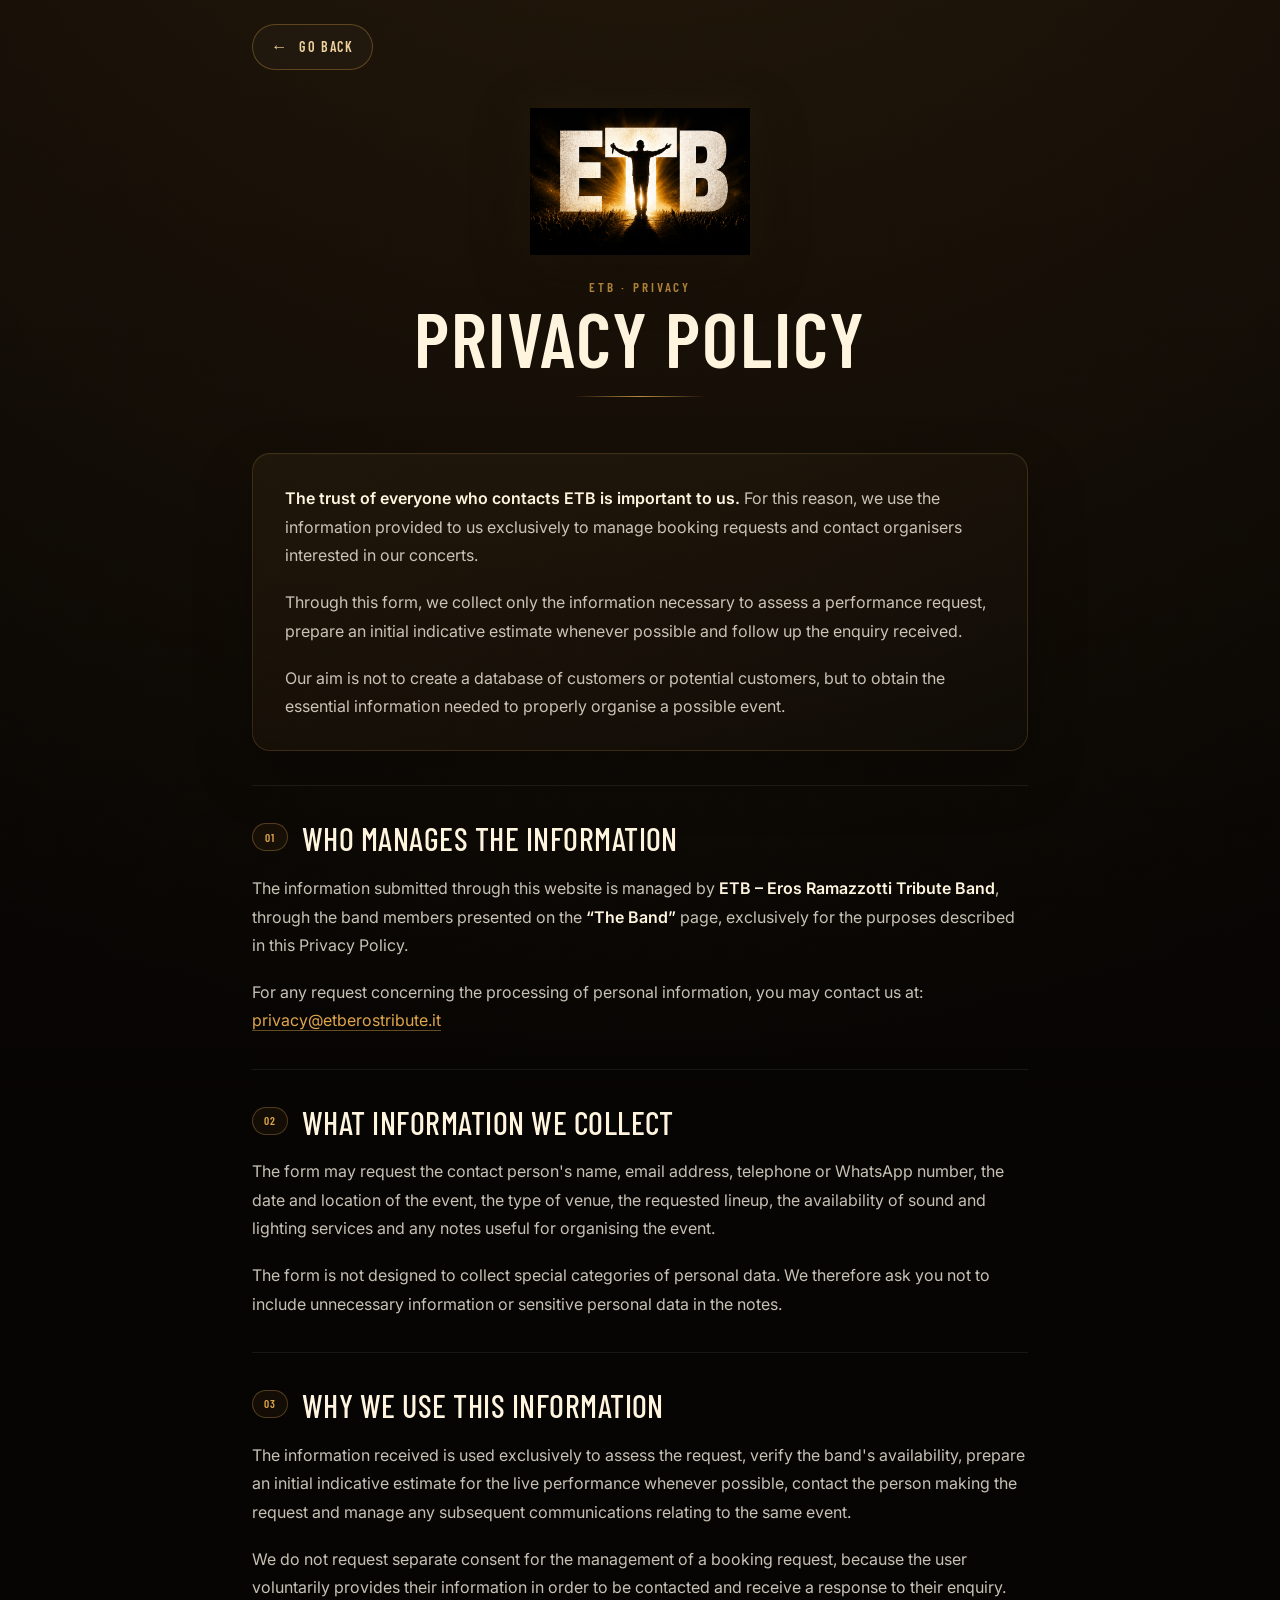
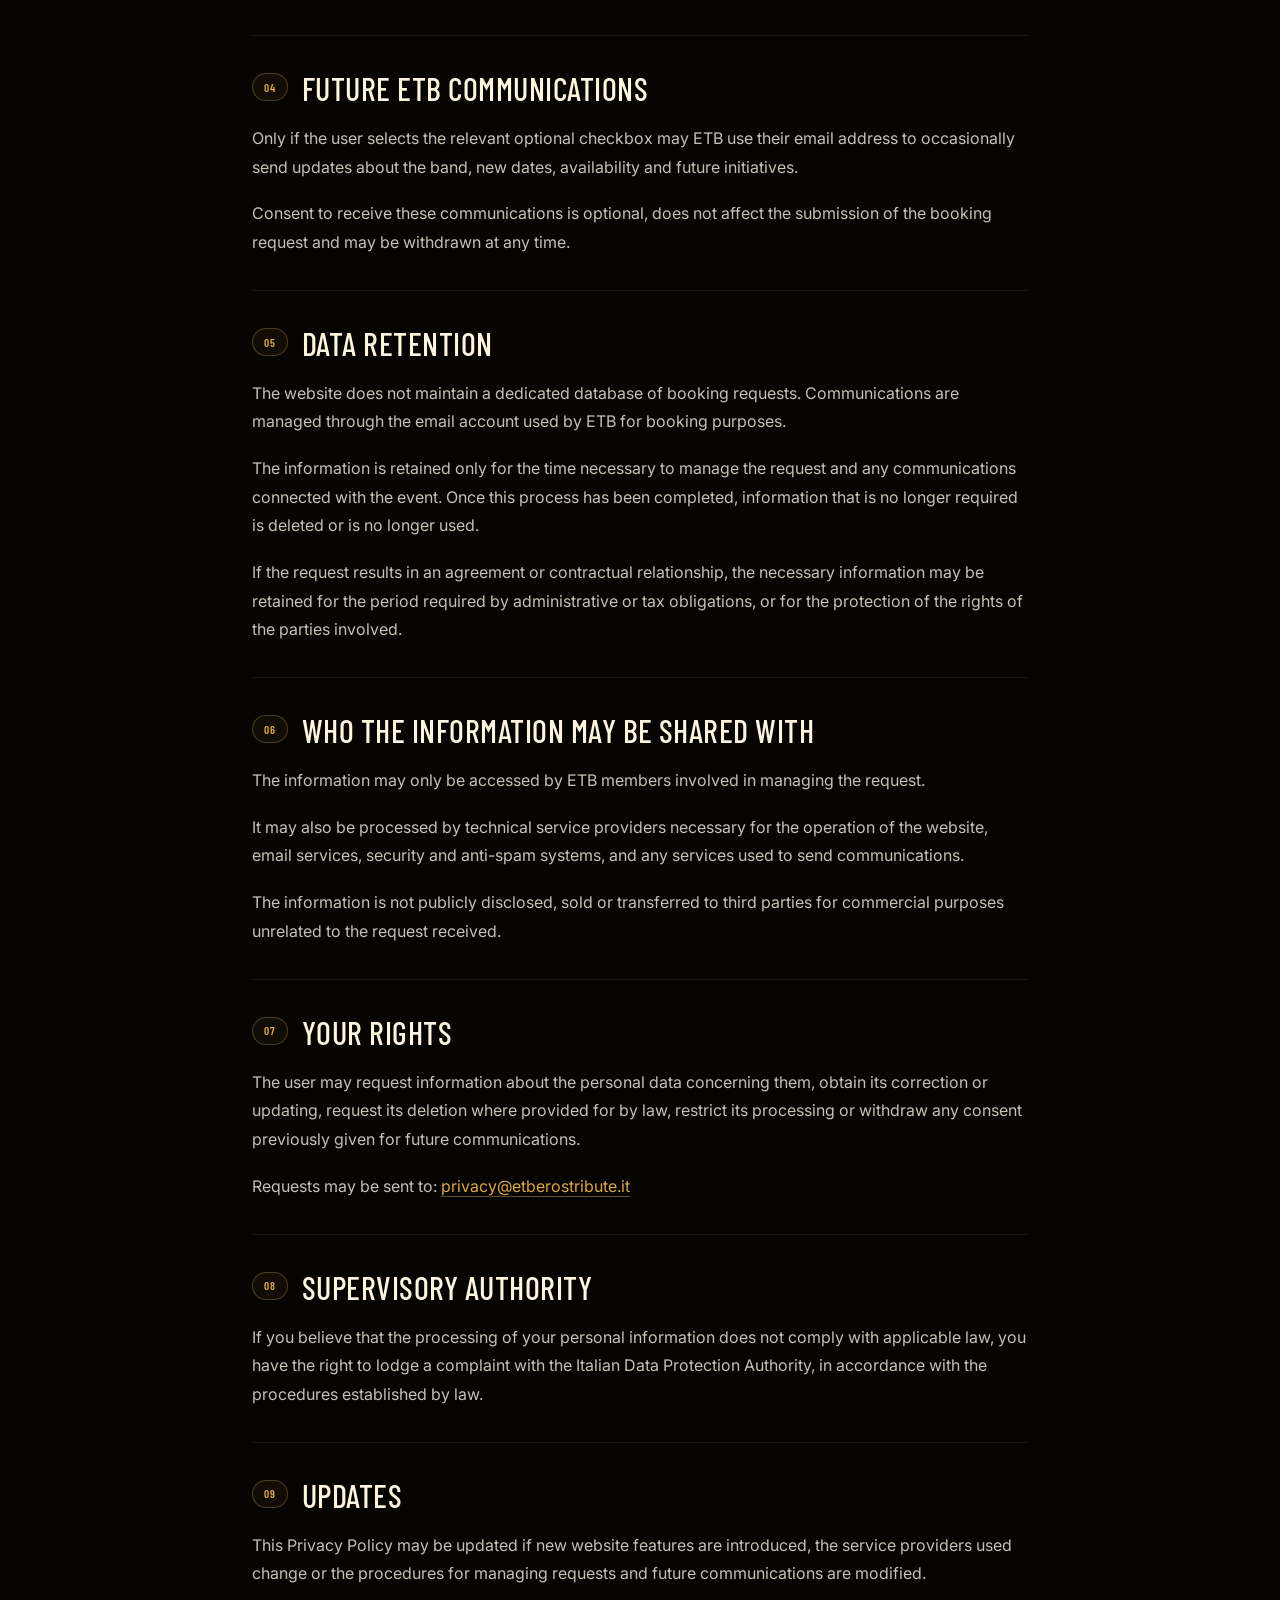
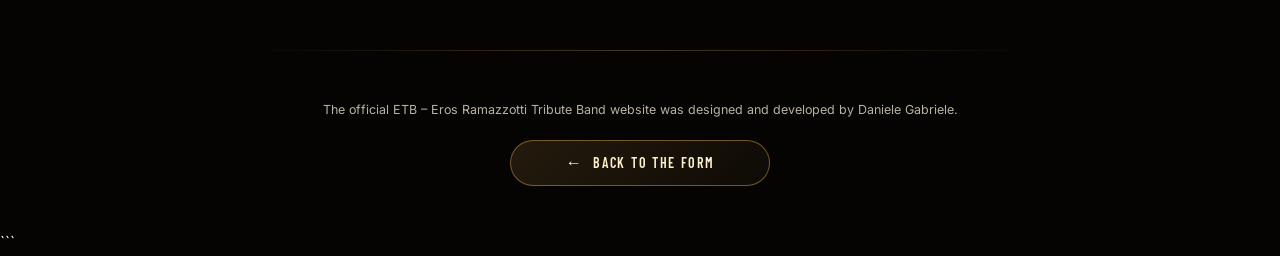
<file: en/privacy.html>
<!doctype html>
<html lang="en">
  <head>
    <meta charset="UTF-8" />

    <meta
      name="viewport"
      content="width=device-width, initial-scale=1.0, viewport-fit=cover"
    />

    <meta
      name="description"
      content="Privacy Policy of ETB – Eros Ramazzotti Tribute Band."
    />

    <title>ETB · Privacy Policy</title>

    <link rel="preconnect" href="https://fonts.googleapis.com" />
    <link rel="preconnect" href="https://fonts.gstatic.com" crossorigin />

    <link
      href="https://fonts.googleapis.com/css2?family=Barlow+Condensed:wght@400;500;600;700&family=Inter:wght@300;400;500;600&display=swap"
      rel="stylesheet"
    />

    <link rel="stylesheet" href="/css/variables.css" />
    <link rel="stylesheet" href="/css/privacy.css?v=privacy-1" />
  </head>

  <body>
    <main class="privacy-page">
      <header class="privacy-header">
        <button
          class="privacy-back privacy-back-top"
          type="button"
          aria-label="Go back to the previous page"
          data-privacy-back
        >
          <span aria-hidden="true">←</span>
          <span>GO BACK</span>
        </button>

        <img
          class="privacy-logo"
          src="/assets/images/mobile/etb-logo.webp"
          alt="ETB – Eros Ramazzotti Tribute Band"
        />

        <div class="privacy-kicker">ETB · PRIVACY</div>

        <h1 class="privacy-title">PRIVACY POLICY</h1>

        <div class="privacy-title-line" aria-hidden="true"></div>
      </header>

      <article class="privacy-content">
        <section class="privacy-intro">
          <p>
            <strong>
              The trust of everyone who contacts ETB is important to us.
            </strong>
            For this reason, we use the information provided to us exclusively
            to manage booking requests and contact organisers interested in our
            concerts.
          </p>

          <p>
            Through this form, we collect only the information necessary to
            assess a performance request, prepare an initial indicative estimate
            whenever possible and follow up the enquiry received.
          </p>

          <p>
            Our aim is not to create a database of customers or potential
            customers, but to obtain the essential information needed to
            properly organise a possible event.
          </p>
        </section>

        <section class="privacy-section">
          <h2>
            <span class="privacy-section-number">01</span>
            <span>Who manages the information</span>
          </h2>

          <p>
            The information submitted through this website is managed by
            <strong>ETB – Eros Ramazzotti Tribute Band</strong>, through the
            band members presented on the <strong>“The Band”</strong> page,
            exclusively for the purposes described in this Privacy Policy.
          </p>

          <p>
            For any request concerning the processing of personal information,
            you may contact us at:
            <a href="mailto:privacy@etberostribute.it">
              privacy@etberostribute.it
            </a>
          </p>
        </section>

        <section class="privacy-section">
          <h2>
            <span class="privacy-section-number">02</span>
            <span>What information we collect</span>
          </h2>

          <p>
            The form may request the contact person's name, email address,
            telephone or WhatsApp number, the date and location of the event,
            the type of venue, the requested lineup, the availability of sound
            and lighting services and any notes useful for organising the event.
          </p>

          <p>
            The form is not designed to collect special categories of personal
            data. We therefore ask you not to include unnecessary information or
            sensitive personal data in the notes.
          </p>
        </section>

        <section class="privacy-section">
          <h2>
            <span class="privacy-section-number">03</span>
            <span>Why we use this information</span>
          </h2>

          <p>
            The information received is used exclusively to assess the request,
            verify the band's availability, prepare an initial indicative
            estimate for the live performance whenever possible, contact the
            person making the request and manage any subsequent communications
            relating to the same event.
          </p>

          <p>
            We do not request separate consent for the management of a booking
            request, because the user voluntarily provides their information in
            order to be contacted and receive a response to their enquiry.
          </p>
        </section>

        <section class="privacy-section">
          <h2>
            <span class="privacy-section-number">04</span>
            <span>Future ETB communications</span>
          </h2>

          <p>
            Only if the user selects the relevant optional checkbox may ETB use
            their email address to occasionally send updates about the band, new
            dates, availability and future initiatives.
          </p>

          <p>
            Consent to receive these communications is optional, does not affect
            the submission of the booking request and may be withdrawn at any
            time.
          </p>
        </section>

        <section class="privacy-section">
          <h2>
            <span class="privacy-section-number">05</span>
            <span>Data retention</span>
          </h2>

          <p>
            The website does not maintain a dedicated database of booking
            requests. Communications are managed through the email account used
            by ETB for booking purposes.
          </p>

          <p>
            The information is retained only for the time necessary to manage
            the request and any communications connected with the event. Once
            this process has been completed, information that is no longer
            required is deleted or is no longer used.
          </p>

          <p>
            If the request results in an agreement or contractual relationship,
            the necessary information may be retained for the period required by
            administrative or tax obligations, or for the protection of the
            rights of the parties involved.
          </p>
        </section>

        <section class="privacy-section">
          <h2>
            <span class="privacy-section-number">06</span>
            <span>Who the information may be shared with</span>
          </h2>

          <p>
            The information may only be accessed by ETB members involved in
            managing the request.
          </p>

          <p>
            It may also be processed by technical service providers necessary
            for the operation of the website, email services, security and
            anti-spam systems, and any services used to send communications.
          </p>

          <p>
            The information is not publicly disclosed, sold or transferred to
            third parties for commercial purposes unrelated to the request
            received.
          </p>
        </section>

        <section class="privacy-section">
          <h2>
            <span class="privacy-section-number">07</span>
            <span>Your rights</span>
          </h2>

          <p>
            The user may request information about the personal data concerning
            them, obtain its correction or updating, request its deletion where
            provided for by law, restrict its processing or withdraw any consent
            previously given for future communications.
          </p>

          <p>
            Requests may be sent to:
            <a href="mailto:privacy@etberostribute.it">
              privacy@etberostribute.it
            </a>
          </p>
        </section>

        <section class="privacy-section">
          <h2>
            <span class="privacy-section-number">08</span>
            <span>Supervisory Authority</span>
          </h2>

          <p>
            If you believe that the processing of your personal information does
            not comply with applicable law, you have the right to lodge a
            complaint with the Italian Data Protection Authority, in accordance
            with the procedures established by law.
          </p>
        </section>

        <section class="privacy-section">
          <h2>
            <span class="privacy-section-number">09</span>
            <span>Updates</span>
          </h2>

          <p>
            This Privacy Policy may be updated if new website features are
            introduced, the service providers used change or the procedures for
            managing requests and future communications are modified.
          </p>
        </section>
      </article>

      <footer class="privacy-footer">
        <div class="privacy-footer-line" aria-hidden="true"></div>

        <p class="privacy-credits">
          The official ETB – Eros Ramazzotti Tribute Band website was designed
          and developed by Daniele Gabriele.
        </p>

        <button
          class="privacy-back privacy-back-bottom"
          type="button"
          data-privacy-back
        >
          <span aria-hidden="true">←</span>
          <span>BACK TO THE FORM</span>
        </button>
      </footer>
    </main>

    <script>
      (() => {
        const backButtons = document.querySelectorAll("[data-privacy-back]");

        const returnToForm = () => {
          if (window.history.length > 1) {
            window.history.back();
            return;
          }

          window.location.href = "mobile-en.html#contacts";
        };

        backButtons.forEach((button) => {
          button.addEventListener("click", returnToForm);
        });
      })();
    </script>
  </body>
</html>
```
</file>
<file: css/variables.css>
:root {
  --headline: "Barlow Condensed";
  --story: "Cinzel";
  --body: "Inter";

  --warm-white: #f4efe2;
  --warm-soft: #d9c9a8;
  --gold: #d5a34f;
  --amber: #b96f2b;
  --black: #050403;

  --tracking-extra: 0.03em;

  --cinema-duration: 3.2s;
  --cinema-ease: cubic-bezier(0.22, 0.61, 0.36, 1);

  --glow-low:
    0 0 12px rgba(255, 220, 150, 0.1), 0 0 28px rgba(202, 133, 45, 0.08);

  --glow-mid:
    0 0 16px rgba(255, 236, 190, 0.16), 0 0 44px rgba(211, 140, 46, 0.14),
    0 0 90px rgba(173, 93, 23, 0.08);
}
</file>
<file: css/base.css>
* {
  box-sizing: border-box;
}

html,
body {
  width: 100%;
  height: 100%;
  overflow: hidden;
  margin: 0;
  overflow-x: hidden;
  background: #050403;
  color: var(--warm-white);
  font-family: var(--body), Arial, sans-serif;
}

body {
  min-height: 100vh;
}

/* =========================================================
   ETB CINEMATIC SCROLLBAR
   ========================================================= */

* {
  scrollbar-width: thin;
  scrollbar-color: rgba(218, 146, 54, 0.55) rgba(255, 245, 223, 0.015);
}

*::-webkit-scrollbar {
  width: 4px;
  height: 4px;
}

*::-webkit-scrollbar-track {
  background: rgba(255, 245, 223, 0.015);
}

*::-webkit-scrollbar-thumb {
  background: linear-gradient(
    180deg,
    rgba(218, 146, 54, 0.55),
    rgba(128, 68, 24, 0.38)
  );

  border-radius: 999px;
}

*::-webkit-scrollbar-thumb:hover {
  background: rgba(218, 146, 54, 0.75);
}

/* ==========================================================
   LANGUAGE MENU
   ========================================================== */

.language-menu {
  display: inline-flex;
  align-items: center;
  gap: 7px;
  margin-left: 12px;
  white-space: nowrap;
}

.language-current,
.language-link,
.language-divider {
  transition: color 0.25s ease;
}

.language-current {
  color: #ffffff;
  font-weight: 700;
}

.language-link {
  color: rgba(255, 255, 255, 0.55);
  text-decoration: none;
}

.language-link:hover {
  color: #ffffff;
}

.language-divider {
  color: rgba(255, 255, 255, 0.3);
}
</file>
<file: css/animations.css>
@keyframes fogDrift {
  0% {
    transform: translate3d(-7%, -2%, 0) scale(1.04);
  }

  50% {
    transform: translate3d(2%, 3%, 0) scale(1.11);
  }

  100% {
    transform: translate3d(8%, 1%, 0) scale(1.18);
  }
}

@keyframes floorPulse {
  0% {
    opacity: .55;
    transform: translateX(-50%) scaleX(.92);
  }

  100% {
    opacity: 1;
    transform: translateX(-50%) scaleX(1.06);
  }
}

@keyframes raysMove {
  0% {
    transform: rotate(-5deg) scale(1);
  }

  100% {
    transform: rotate(6deg) scale(1.07);
  }
}

@keyframes orbBreath {
  0%,
  100% {
    transform: translate(-50%, -50%) scale(.985);
    opacity: .78;
  }

  50% {
    transform: translate(-50%, -50%) scale(1.035);
    opacity: 1;
  }
}

@keyframes grainShift {
  0% {
    transform: translate(0, 0);
  }

  100% {
    transform: translate(-3%, 2%);
  }
}
</file>
<file: css/effects.css>
.cinema-bg {
  position: fixed;
  inset: 0;
  z-index: 0;
  overflow: hidden;

  background:
    radial-gradient(
      ellipse at 50% 60%,
      rgba(255,220,140,.06) 0%,
      rgba(80,45,15,.05) 12%,
      rgba(15,8,3,.35) 28%,
      rgba(5,3,2,.92) 48%,
      #000000 100%
    );
}

#particles {
  position: absolute;
  inset: 0;
  width: 100%;
  height: 100%;
  opacity: .42;
}

.fog {
  position: absolute;
  inset: -25%;
  background:
    radial-gradient(ellipse at 18% 62%, rgba(255, 214, 136, .18), transparent 35%),
    radial-gradient(ellipse at 82% 42%, rgba(191, 112, 35, .15), transparent 39%),
    radial-gradient(ellipse at 52% 50%, rgba(255, 240, 205, .14), transparent 42%);
  filter: blur(32px);
  opacity: .20;
  animation: fogDrift 18s ease-in-out infinite alternate;
  mix-blend-mode: screen;
}

.fog.f2 {
  opacity: .15;
  filter: blur(42px);
  animation-duration: 26s;
  animation-direction: alternate-reverse;
  transform: scale(1.18);
}

.light-rays {
  position: absolute;
  inset: -15%;
  background: conic-gradient(
    from 248deg at 50% 55%,
    transparent 0deg,
    rgba(255, 206, 116, .12) 10deg,
    transparent 23deg,
    transparent 48deg,
    rgba(255, 178, 75, .08) 66deg,
    transparent 84deg,
    transparent 100deg,
    rgba(255, 229, 170, .10) 112deg,
    transparent 130deg,
    transparent 360deg
  );
  filter: blur(20px);
  opacity: .12;
  animation: raysMove 18s ease-in-out infinite alternate;
  mix-blend-mode: screen;
}

.stage-glow {
  position: absolute;
  left: 50%;
  top: 52%;
  width: min(980px, 92vw);
  aspect-ratio: 1 / 1;
  border-radius: 50%;
  transform: translate(-50%, -50%);
  background: radial-gradient(
    circle at center,
    rgba(255,238,195,.22) 0%,
    rgba(156,83,23,.05) 23%,
    rgba(156, 83, 23, .05) 47%,
    rgba(0, 0, 0, 0) 75%
  );
  filter: blur(4px);
  opacity: .12;
  animation: orbBreath 8s ease-in-out infinite;
  mix-blend-mode: screen;
}

.floor-glow {
  position: absolute;
  left: 50%;
  bottom: 5%;
  width: min(1050px, 98vw);
  height: 190px;
  transform: translateX(-50%);
  background: radial-gradient(
    ellipse at center,
    rgba(238, 158, 58, .28),
    rgba(119, 55, 15, .12) 40%,
    transparent 72%
  );
  filter: blur(18px);
  opacity: 0;
  animation: floorPulse 7s ease-in-out infinite alternate;
}

.vignette {
  position: absolute;
  inset: 0;

  background:
    radial-gradient(
      ellipse at center,
      transparent 0%,
      rgba(0,0,0,.34) 40%,
      rgba(0,0,0,.92) 100%
    ),

    linear-gradient(
      to bottom,
      rgba(0,0,0,.84),
      transparent 30%,
      rgba(0,0,0,.90)
    );

  pointer-events: none;
}
.grain {
  position: fixed;
  inset: 0;
  z-index: 10;
  pointer-events: none;
  opacity: .085;
  background-image: url("data:image/svg+xml,%3Csvg viewBox='0 0 220 220' xmlns='http://www.w3.org/2000/svg'%3E%3Cfilter id='n'%3E%3CfeTurbulence type='fractalNoise' baseFrequency='.9' numOctaves='3' stitchTiles='stitch'/%3E%3C/filter%3E%3Crect width='220' height='220' filter='url(%23n)' opacity='.65'/%3E%3C/svg%3E");
  animation: grainShift .9s steps(2, end) infinite;
  mix-blend-mode: overlay;
}

.scene-fader {
  position: fixed;
  inset: 0;
  z-index: 9;
  background: #000;
  opacity: 1;
  pointer-events: none;
  transition: opacity 1800ms cubic-bezier(.22, .7, .18, 1);
}

.scene-fader.is-clear {
  opacity: 0;
}

.scene-fader.is-black {
  opacity: 1;
}

/* INTRO: sfondo più spento */
body.intro-mode .fog,
body.intro-mode .fog.f2,
body.intro-mode .light-rays,
body.intro-mode .stage-glow,
body.intro-mode .floor-glow,
body.intro-mode #particles {
  opacity: .16;
}

/* HERO: lo stesso sfondo si riaccende */
body.hero-mode .fog {
  opacity: .24;
}

body.hero-mode .fog.f2 {
  opacity: .16;
}

body.hero-mode .light-rays {
  opacity: .22;
}

body.hero-mode .stage-glow {
  opacity: .32;
}

body.hero-mode .floor-glow {
  opacity: .26;
}

body.hero-mode #particles {
  opacity: .42;
}

body.intro-mode .cinema-bg {
  opacity: .55;
}

body.hero-mode .cinema-bg {
  opacity: 0 !important;
}

body.intro-mode #particles {
  opacity: .16 !important;
}

body.hero-mode #particles {
  opacity: .42 !important;
}

body.intro-mode .fog,
body.intro-mode .fog.f2,
body.intro-mode .light-rays,
body.intro-mode .stage-glow,
body.intro-mode .floor-glow {
  opacity: .10 !important;
}

body.hero-mode .fog {
  opacity: .24 !important;
}

body.hero-mode .fog.f2 {
  opacity: .16 !important;
}

body.hero-mode .light-rays {
  opacity: .22 !important;
}

body.hero-mode .stage-glow {
  opacity: .32 !important;
}

body.hero-mode .floor-glow {
  opacity: .26 !important;
}
</file>
<file: css/layout.css>
.site-shell {
  position: relative;
  z-index: 2;
  width: 100%;
  height: 100vh;
  min-height: 100vh;
  overflow: hidden;
  padding: 0 clamp(18px, 4vw, 64px);
}

.topnav {
  position: fixed;
  top: 28px;
  left: 50%;
  z-index: 5;
  display: flex;
  gap: clamp(18px, 3vw, 42px);
  white-space: nowrap;
  opacity: 0;
  pointer-events: none;
  transform: translateX(-50%) translateY(-10px);
  transition:
    opacity 1400ms cubic-bezier(0.2, 0.8, 0.2, 1),
    transform 1400ms cubic-bezier(0.2, 0.8, 0.2, 1);

  font-family: var(--headline), "Arial Narrow", sans-serif;
  font-size: 0.92rem;
  font-weight: 600;
  letter-spacing: calc(0.18em + var(--tracking-extra));
  text-transform: uppercase;
  color: rgba(255, 245, 223, 0.82);

  padding: 10px 22px;
  border-radius: 999px;

  background: rgba(2, 1, 0, 0.34);
  backdrop-filter: blur(10px);

  box-shadow:
    0 0 28px rgba(0, 0, 0, 0.55),
    inset 0 0 18px rgba(255, 220, 150, 0.035);
}

.topnav.is-visible {
  opacity: 1;
  pointer-events: auto;
  transform: translateX(-50%) translateY(0);
}

.topnav a {
  color: inherit;
  text-decoration: none;
}

.topnav a:hover {
  color: #fff4d6;
  text-shadow: var(--glow-low);
}

.intro-stage {
  position: fixed;
  inset: 0;
  z-index: 4;
  display: grid;
  place-items: center;
  pointer-events: none;
  transition:
    opacity 1200ms cubic-bezier(0.2, 0.8, 0.2, 1),
    filter 1200ms cubic-bezier(0.2, 0.8, 0.2, 1);
}

.intro-stage.is-hidden {
  opacity: 0;
  filter: blur(12px);
}

.scene {
  position: fixed;
  inset: 0;
  z-index: 5;

  opacity: 0;
  visibility: hidden;
  pointer-events: none;

  transition:
    opacity var(--cinema-duration) var(--cinema-ease),
    visibility var(--cinema-duration);
}

.scene.is-active {
  opacity: 1;
  visibility: visible;
  pointer-events: auto;
}

.band-scene {
  overflow: hidden;
}
</file>
<file: css/storyboard.css>
.story-line {
  grid-area: 1 / 1;
  position: relative;
  z-index: 2;
  max-width: min(1280px, 94vw);
  margin: 0 auto;
  text-align: center;

  font-family: var(--story), serif;
  font-size: clamp(1.65rem, 3.05vw, 3.65rem);
  font-weight: 500;
  letter-spacing: calc(0.2em + var(--tracking-extra));
  line-height: 1.18;
  color: #fff5df;
  text-shadow:
    0 0 12px rgba(255, 240, 205, 0.18),
    0 0 45px rgba(218, 146, 54, 0.16),
    0 0 90px rgba(172, 87, 20, 0.11);
  white-space: pre-line;
  text-transform: none;

  opacity: 0;
  filter: blur(2.4px);
  transform: translateY(8px) scale(0.995);
  transition:
    opacity 0.5s cubic-bezier(0.22, 0.9, 0.32, 1),
    filter 0.5s cubic-bezier(0.22, 0.9, 0.32, 1),
    transform 0.5s cubic-bezier(0.22, 0.9, 0.32, 1);
}

.story-line.is-visible {
  opacity: 1;
  filter: blur(0);
  transform: translateY(0) scale(1);
}

.story-line.is-out {
  opacity: 0;
  filter: blur(3px);
  transform: translateY(-5px) scale(1.006);
  transition:
    opacity 1800ms cubic-bezier(0.18, 0.92, 0.22, 1),
    filter 1800ms cubic-bezier(0.18, 0.92, 0.22, 1),
    transform 1800ms cubic-bezier(0.18, 0.92, 0.22, 1);
}

.story-line.is-claim {
  text-transform: uppercase;
  font-size: clamp(2.2rem, 4.2vw, 4.6rem);
  font-weight: 600;
  letter-spacing: calc(0.24em + var(--tracking-extra));
  color: #fff8ec;
}

.story-line::after {
  content: "";
  position: absolute;
  left: 50%;
  bottom: -34px;
  width: 400px;
  height: 2px;

  transform: translateX(-50%) scaleX(0);
  transform-origin: center;

  background: linear-gradient(
    90deg,
    transparent,
    rgba(255, 235, 190, 0.95),
    transparent
  );

  border-radius: 999px;
  box-shadow: 0 0 18px rgba(255, 220, 150, 0.45);

  transition: transform 1000ms cubic-bezier(0.22, 0.85, 0.18, 1);
}

.story-line.is-visible::after {
  transform: translateX(-50%) scaleX(1);
}

.story-line.is-out::after {
  transform: translateX(-50%) scaleX(0);
}

.story-line {
  will-change: opacity, filter, transform;
}

.story-line::after {
  will-change: transform;
}

.story-line.is-long {
  font-size: clamp(1.35rem, 2.55vw, 3.05rem);
  letter-spacing: calc(0.16em + var(--tracking-extra));
  text-shadow:
    0 0 10px rgba(255, 240, 205, 0.14),
    0 0 30px rgba(218, 146, 54, 0.1);
}

.story-line.is-claim.is-out {
  transition:
    opacity 2200ms cubic-bezier(0.18, 0.92, 0.22, 1),
    filter 2200ms cubic-bezier(0.18, 0.92, 0.22, 1),
    transform 2200ms cubic-bezier(0.18, 0.92, 0.22, 1);
}


/* =========================================================
   INTRO - PALCO IN PENOMBRA
   ========================================================= */

.intro-stage {
  background: #020100;
  overflow: hidden;
}
.intro-stage-bg {
  position: absolute;
  inset: -2%;
  z-index: 0;

  background:
    linear-gradient(
      180deg,
      rgba(0, 0, 0, 0.48),
      rgba(0, 0, 0, 0.18) 42%,
      rgba(0, 0, 0, 0.66)
    ),
    url("../assets/images/palco-intro.png") center center / cover no-repeat;

  transform: scale(1);
  will-change: transform;

  animation: introCameraMove 8s linear forwards;
}

@keyframes introCameraMove {
  from {
    transform: translate3d(0, 0, 0) scale(1);
  }

  to {
    transform: translate3d(0.25%, -0.2%, 0) scale(1.04);
  }
}



.intro-stage::before,
.intro-stage::after {
  content: "";
  position: absolute;
  inset: -18%;
  pointer-events: none;
  z-index: 1;

  background:
    radial-gradient(
      ellipse at 22% 70%,
      rgba(218, 146, 54, 0.16),
      transparent 34%
    ),
    radial-gradient(
      ellipse at 76% 66%,
      rgba(218, 146, 54, 0.13),
      transparent 38%
    ),
    radial-gradient(
      ellipse at 50% 50%,
      rgba(255, 245, 223, 0.055),
      transparent 46%
    );

  filter: blur(28px);
  opacity: 0.34;
  mix-blend-mode: screen;
}

.intro-stage::before {
  animation: introSmokeDriftA 24s ease-in-out infinite alternate;
}

.intro-stage::after {
  opacity: 0.22;
  filter: blur(42px);
  animation: introSmokeDriftB 32s ease-in-out infinite alternate-reverse;
}

@keyframes introSmokeDriftA {
  from {
    transform: translateX(-2.2%) translateY(1%) scale(1);
    opacity: 0.26;
  }

  to {
    transform: translateX(2.4%) translateY(-1.2%) scale(1.06);
    opacity: 0.42;
  }
}

@keyframes introSmokeDriftB {
  from {
    transform: translateX(2%) translateY(-1%) scale(1.04);
    opacity: 0.18;
  }

  to {
    transform: translateX(-2.6%) translateY(1.4%) scale(1.1);
    opacity: 0.3;
  }
}
</file>
<file: css/hero.css>
.hero {
  height: 100vh;
  min-height: 100vh;

  display: flex;
  flex-direction: column;
  align-items: center;

  justify-content: center;
  padding-top: 0;

  text-align: center;

  overflow: hidden;

  opacity: 0;
  filter: blur(18px);
  transform: translateY(26px) scale(0.992);

  transition:
    opacity 1900ms cubic-bezier(0.2, 0.8, 0.2, 1),
    filter 1900ms cubic-bezier(0.2, 0.8, 0.2, 1),
    transform 1900ms cubic-bezier(0.2, 0.8, 0.2, 1);
}

.hero.is-visible {
  opacity: 1;
  filter: blur(0);
  transform: translateY(0) scale(1);
}

.hero-logo {
  display: block;

  width: min(860px, 84vw);
  max-width: 860px;

  position: relative;
  top: 40px;

  margin: 3rem auto 1.4rem;

  pointer-events: none;
  user-select: none;

  opacity: 0;

  filter: blur(14px);

  transform: translateY(18px) scale(1.03);

  transition:
    opacity 2200ms cubic-bezier(0.18, 0.9, 0.2, 1),
    filter 2200ms cubic-bezier(0.18, 0.9, 0.2, 1),
    transform 2200ms cubic-bezier(0.18, 0.9, 0.2, 1);
}

.hero.is-visible .hero-logo.is-revealed {
  opacity: 1;

  filter: blur(0);

  transform: translateY(0) scale(1);
}

h1,
h2 {
  font-family: var(--headline), "Arial Narrow", sans-serif;
  text-transform: uppercase;
}

h1 {
  margin: 0;
  font-size: clamp(2.6rem, 6.8vw, 7.2rem);
  font-weight: 700;
  letter-spacing: calc(0.035em + var(--tracking-extra));
  line-height: 0.82;
  color: var(--warm-white);
  text-shadow:
    var(--glow-mid),
    0 3px 0 rgba(0, 0, 0, 0.2);
}

h2 {
  margin: 0.1em 0 0;
  font-size: clamp(1.3rem, 3vw, 3.2rem);
  font-weight: 600;
  letter-spacing: calc(0.34em + var(--tracking-extra));
  line-height: 1.1;
  color: var(--warm-soft);
  text-shadow: var(--glow-low);
}

.hero-copy {
  max-width: 740px;
  margin: 2.2rem auto 0;
  font-size: clamp(1rem, 1.4vw, 1.25rem);
  font-weight: 400;
  line-height: 1.75;
  color: rgba(242, 238, 228, 0.76);
}

.hero-actions {
  display: flex;
  gap: 1rem;
  justify-content: center;
  flex-wrap: wrap;
  margin-top: 2rem;
}

.btn {
  font-family: var(--headline);
  text-transform: uppercase;
  letter-spacing: 0.18em;
  border: 1px solid rgba(220, 174, 91, 0.42);
  border-radius: 999px;
  padding: 0.9rem 1.15rem;
  color: #fff2d6;
  text-decoration: none;
  background: rgba(255, 215, 150, 0.05);
  box-shadow: 0 0 30px rgba(191, 111, 33, 0.08) inset;
}

.btn.primary {
  background: linear-gradient(
    90deg,
    rgba(205, 137, 49, 0.42),
    rgba(255, 227, 171, 0.14)
  );
  border-color: rgba(255, 220, 150, 0.55);
}

.hero-part {
  opacity: 0;
  filter: blur(10px);
  transform: translateY(18px);

  transition:
    opacity 1400ms cubic-bezier(0.2, 0.88, 0.18, 1),
    filter 1400ms cubic-bezier(0.2, 0.88, 0.18, 1),
    transform 1400ms cubic-bezier(0.2, 0.88, 0.18, 1);
}

.hero-part.is-revealed {
  opacity: 1;
  filter: blur(0);
  transform: translateY(0);
}

.hero-title {
  margin-top: 0.1rem;
}

.hero-subtitle {
  position: relative;
  display: inline-flex;
  align-items: center;
  justify-content: center;

  margin: 0.9rem 0 0;

  font-size: clamp(1.1rem, 2.4vw, 2.5rem);
  font-weight: 600;
  letter-spacing: 0.36em;

  color: #d89a34;

  text-shadow: 0 0 16px rgba(218, 146, 54, 0.25);
}

.hero-subtitle::before,
.hero-subtitle::after {
  content: "";
  position: absolute;
  top: 50%;

  width: 180px;
  height: 2px;

  background: linear-gradient(90deg, transparent, rgba(255, 220, 150, 0.95));

  box-shadow: 0 0 18px rgba(255, 220, 150, 0.45);

  transform: translateY(-50%) scaleX(0);
  transition: transform 1400ms cubic-bezier(0.22, 0.85, 0.18, 1);
}

.hero-subtitle::before {
  right: calc(100% + 42px);
  transform-origin: right;
}

.hero-subtitle::after {
  left: calc(100% + 42px);
  transform-origin: left;
  background: linear-gradient(90deg, rgba(255, 220, 150, 0.95), transparent);
}

.hero-subtitle.is-revealed::before,
.hero-subtitle.is-revealed::after {
  transform: translateY(-50%) scaleX(1);
}

.hero-claim {
  display: flex;
  flex-direction: column;
  gap: 0.25rem;
  margin: 1.6rem auto 0;
  font-family: var(--story), serif;
  font-size: clamp(1rem, 1.35vw, 1.35rem);
  letter-spacing: 0.18em;
  color: rgba(244, 239, 226, 0.82);
  text-transform: none;
}

.hero.scene-hidden {
  opacity: 0;
  pointer-events: none;
}
</file>
<file: css/scenes.css>
.band-scene {
  background: #020100;
  overflow: hidden;
}

.band-visual {
  position: absolute;
  left: 50%;
  top: 50%;

  width: 100vw;
  aspect-ratio: 16 / 9;

  transform: translate(-50%, -50%);
  overflow: visible;
}

.band-scene-image {
  position: absolute;
  inset: 0;

  width: 100%;
  height: 100%;

  object-fit: contain;
  object-position: center;

  display: block;
}

.band-story {
  position: absolute;
  inset: 0;

  display: flex;
  align-items: center;
  justify-content: center;

  pointer-events: none;
  flex-direction: column;
}

.band-hotspots {
  position: absolute;
  inset: 0;
  z-index: 4;
  pointer-events: none;
}

.member-hotspot {
  position: absolute;

  width: 22px;
  height: 22px;

  border: 1px solid rgba(255, 245, 223, 0.9);
  border-radius: 50%;

  background: rgba(218, 146, 54, 0.35);

  box-shadow:
    0 0 10px rgba(255, 240, 205, 0.5),
    0 0 28px rgba(218, 146, 54, 0.35);

  left: 50%;
  top: 50%;

  transform: translate(-50%, -50%);

  cursor: pointer;
  pointer-events: auto;
}

.hotspot-label {
  position: absolute;

  left: 50%;
  bottom: calc(100% + 18px);

  transform: translate(-50%, 8px);

  min-width: 220px;

  text-align: center;
  white-space: nowrap;

  opacity: 0;
  filter: blur(4px);

  padding: 18px 32px;
  isolation: isolate;

  pointer-events: none;

  transition:
    opacity 0.8s var(--cinema-ease),
    filter 0.8s var(--cinema-ease),
    transform 0.8s var(--cinema-ease);
}

.hotspot-label::before {
  content: "";
  position: absolute;

  left: 50%;
  top: 50%;

  width: 130%;
  height: 150%;

  transform: translate(-50%, -50%);

  background: radial-gradient(
    ellipse at center,
    rgba(5, 3, 1, 0.82) 0%,
    rgba(5, 3, 1, 0.58) 42%,
    rgba(5, 3, 1, 0.22) 68%,
    transparent 82%
  );

  filter: blur(10px);

  z-index: -1;
  pointer-events: none;
}

.hotspot-label strong {
  display: block;

  font-family: var(--story), serif;
  font-size: 1rem;
  font-weight: 500;

  letter-spacing: 0.18em;

  color: #fff5df;

  text-shadow:
    0 0 12px rgba(255, 240, 205, 0.28),
    0 0 35px rgba(218, 146, 54, 0.22);
}

.hotspot-label small {
  display: block;

  margin-top: 6px;

  font-family: var(--sans), sans-serif;
  font-size: 0.62rem;
  font-weight: 500;

  letter-spacing: 0.24em;

  color: rgba(255, 245, 223, 0.62);
}

.member-hotspot:hover .hotspot-label,
.member-hotspot:focus-visible .hotspot-label {
  opacity: 1;
  filter: blur(0);

  transform: translate(-50%, 0);
}

.hotspot-nico {
  left: 15.8%;
  top: 52.5%;
}

.hotspot-danila {
  left: 26%;
  top: 53%;
}

.hotspot-stefano-nardi {
  left: 29%;
  top: 45%;
}

.hotspot-fabio {
  left: 43%;
  top: 52%;
}

.hotspot-stefano-campaioli {
  left: 61.5%;
  top: 50.5%;
}

.hotspot-nicola {
  left: 66%;
  top: 51%;
}

.hotspot-giammarco {
  left: 79%;
  top: 53%;
}

.hotspot-daniele {
  left: 88.8%;
  top: 50.5%;
}

.band-story::before {
  opacity: 0;
  content: "";
  position: absolute;

  width: min(85vw, 1200px);
  height: 280px;

  background: radial-gradient(
    ellipse at center,
    rgba(12, 7, 3, 0.72) 0%,
    rgba(12, 7, 3, 0.48) 38%,
    rgba(12, 7, 3, 0.18) 65%,
    transparent 82%
  );

  filter: blur(18px);
  pointer-events: none;
}

.band-scene.is-active .band-story::before {
  animation: bandLightReveal var(--cinema-duration) var(--cinema-ease) 2.2s
    forwards;
}

.band-story-line {
  font-family: var(--story), serif;
  font-size: clamp(1.8rem, 3.2vw, 4rem);
  font-weight: 500;
  letter-spacing: 0.22em;
  text-transform: uppercase;

  color: #fff5df;
  text-align: center;

  opacity: 0;
  filter: blur(8px);
  transform: scale(0.97);
  animation: none;

  position: relative;
  z-index: 1;

  text-shadow:
    0 0 12px rgba(255, 240, 205, 0.28),
    0 0 45px rgba(218, 146, 54, 0.24),
    0 0 90px rgba(172, 87, 20, 0.18);
}

.band-scene.is-active .band-story-line {
  animation: bandStoryReveal var(--cinema-duration) var(--cinema-ease) 2.2s
    forwards;
}

.band-scene.is-active .band-story {
  animation: bandStoryExit 2.4s var(--cinema-ease) 11s forwards;
}

@keyframes bandStoryExit {
  0% {
    opacity: 1;
    filter: blur(0);
  }

  100% {
    opacity: 0;
    filter: blur(8px);
  }
}

.band-story-copy {
  position: relative;
  z-index: 1;

  max-width: 900px;
  margin: 42px auto 0;

  font-family: var(--story), serif;
  font-size: clamp(1.15rem, 1.65vw, 1.8rem);
  font-weight: 400;
  line-height: 1.6;
  letter-spacing: 0.04em;

  color: rgba(255, 245, 223, 0.88);
  text-align: center;

  opacity: 0;
  filter: blur(6px);
}

.band-scene.is-active .band-story-copy {
  animation: bandCopyReveal var(--cinema-duration) var(--cinema-ease) 5s
    forwards;
}

.band-discover {
  position: absolute;
  left: 50%;
  z-index: 5;
  top: 66%;
  transform: translate(-50%, 18px);

  text-align: center;
  opacity: 0;
  filter: blur(6px);

  pointer-events: none;
}

.band-discover strong {
  display: block;
  font-family: var(--headline), sans-serif;
  font-size: 0.82rem;
  letter-spacing: 0.28em;
  color: #fff5df;
}

.band-discover span {
  display: block;
  margin-top: 0.45rem;
  font-family: var(--sans), sans-serif;
  font-size: 0.72rem;
  letter-spacing: 0.12em;
  color: rgba(255, 245, 223, 0.62);
}

.band-scene.is-active .band-discover {
  animation: bandDiscoverReveal 2s var(--cinema-ease) 13s forwards;
}

@keyframes bandDiscoverReveal {
  100% {
    opacity: 1;
    filter: blur(0);
    transform: translate(-50%, 0);
  }
}

@keyframes bandStoryReveal {
  0% {
    opacity: 0;
    filter: blur(8px);
    transform: scale(0.97);
  }

  100% {
    opacity: 1;
    filter: blur(0);
    transform: scale(1);
  }
}

@keyframes bandLightReveal {
  0% {
    opacity: 0;
  }

  100% {
    opacity: 1;
  }
}

@keyframes bandCopyReveal {
  0% {
    opacity: 0;
    filter: blur(6px);
  }

  100% {
    opacity: 1;
    filter: blur(0);
  }
}

.member-scene {
  background: #020100;
  overflow: hidden;
}

.member-visual {
  position: absolute;
  inset: 0;
}

.member-image {
  position: absolute;
  inset: 0;

  width: 100%;
  height: 100%;

  object-fit: contain;
  object-position: center;

  display: block;

  opacity: 0;
  transform: scale(1.04);
}

.member-shade {
  position: absolute;
  inset: 0;

  background: linear-gradient(
    90deg,
    rgba(2, 1, 0, 0.82) 0%,
    rgba(2, 1, 0, 0.46) 38%,
    rgba(2, 1, 0, 0.12) 68%,
    rgba(2, 1, 0, 0.55) 100%
  );

  opacity: 0;
}

.member-content {
  position: absolute;
  left: clamp(42px, 7vw, 120px);
  bottom: clamp(72px, 13vh, 160px);
  z-index: 2;

  max-width: 720px;

  opacity: 0;
  filter: blur(8px);
}

.member-role {
  font-family: var(--sans), sans-serif;
  font-size: 0.78rem;
  font-weight: 600;
  letter-spacing: 0.28em;
  color: rgba(255, 245, 223, 0.68);
}

.member-name {
  margin: 18px 0 22px;

  font-family: var(--story), serif;
  font-size: clamp(2.4rem, 5vw, 6rem);
  font-weight: 500;
  letter-spacing: 0.16em;

  color: #fff5df;

  text-shadow:
    0 0 14px rgba(255, 240, 205, 0.2),
    0 0 55px rgba(218, 146, 54, 0.18);
}

.member-quote {
  font-family: var(--story), serif;
  font-size: clamp(1.15rem, 1.6vw, 1.8rem);
  line-height: 1.55;
  letter-spacing: 0.04em;

  color: rgba(255, 245, 223, 0.86);
}

.member-back {
  position: absolute;
  left: clamp(42px, 7vw, 120px);
  top: clamp(34px, 6vh, 72px);
  z-index: 3;

  border: 0;
  background: transparent;

  font-family: var(--sans), sans-serif;
  font-size: 0.72rem;
  font-weight: 600;
  letter-spacing: 0.24em;

  color: rgba(255, 245, 223, 0.68);
  cursor: pointer;

  opacity: 0;
}

.member-scene.is-active .member-image {
  animation: memberImageReveal var(--cinema-duration) var(--cinema-ease)
    forwards;
}

.member-scene.is-active .member-shade {
  animation: memberShadeReveal var(--cinema-duration) var(--cinema-ease) 0.6s
    forwards;
}

.member-scene.is-active .member-content {
  animation: memberContentReveal var(--cinema-duration) var(--cinema-ease) 1.4s
    forwards;
}

.member-scene.is-active .member-back {
  animation: memberBackReveal 1.4s var(--cinema-ease) 2.2s forwards;
}

@keyframes memberImageReveal {
  100% {
    opacity: 1;
    transform: scale(1);
  }
}

@keyframes memberShadeReveal {
  100% {
    opacity: 1;
  }
}

@keyframes memberContentReveal {
  100% {
    opacity: 1;
    filter: blur(0);
  }
}

@keyframes memberBackReveal {
  100% {
    opacity: 1;
  }
}

.showreel-scene {
  background: #000;
}

.showreel-scene.is-active {
  pointer-events: auto;
}

.showreel-intro {
  position: absolute;
  inset: 0;

  display: flex;
  flex-direction: column;
  align-items: center;
  justify-content: center;

  gap: 1rem;

  opacity: 1;
  visibility: visible;
  pointer-events: auto;

  transition:
    opacity var(--cinema-duration) var(--cinema-ease),
    filter var(--cinema-duration) var(--cinema-ease),
    visibility var(--cinema-duration);
}

.showreel-line {
  pointer-events: none;
  opacity: 0;
  filter: blur(12px);
  transform: translateY(18px);

  font-family: var(--story), serif;
  font-size: clamp(1.8rem, 3.4vw, 4.2rem);
  font-weight: 500;
  letter-spacing: 0.22em;
  text-transform: uppercase;
  text-align: center;

  color: #fff5df;

  text-shadow:
    0 0 12px rgba(255, 240, 205, 0.18),
    0 0 45px rgba(218, 146, 54, 0.16);

  transition:
    opacity 1400ms ease,
    filter 1400ms ease,
    transform 1400ms cubic-bezier(0.22, 0.7, 0.18, 1);
}

.showreel-scene.is-active .showreel-line-1 {
  opacity: 1;
  filter: blur(0);
  transform: translateY(0);
  transition-delay: 300ms;
}

.showreel-scene.is-active .showreel-line-2 {
  opacity: 1;
  filter: blur(0);
  transform: translateY(0);
  transition-delay: 900ms;
}

.showreel-video {
  position: absolute;
  inset: 0;

  width: 100%;
  height: 100%;

  object-fit: contain;
  object-position: center center;

  background: #000;

  opacity: 0;
  visibility: hidden;

  z-index: 3;
}

.showreel-play {
  pointer-events: auto;
  position: relative;
  z-index: 10;

  margin-top: 2rem;

  opacity: 0;
  filter: blur(10px);
  transform: translateY(18px);

  border: 1px solid rgba(220, 174, 91, 0.42);
  border-radius: 999px;
  padding: 0.9rem 1.25rem;

  background: rgba(255, 215, 150, 0.06);
  color: #fff2d6;

  font-family: var(--headline), sans-serif;
  letter-spacing: 0.18em;
  text-transform: uppercase;

  cursor: pointer;

  transition:
    opacity 1400ms ease,
    filter 1400ms ease,
    transform 1400ms cubic-bezier(0.22, 0.7, 0.18, 1);
}

.showreel-play-icon {
  margin-right: 0.75rem;
}

.showreel-scene.is-ready .showreel-play {
  opacity: 1;
  filter: blur(0);
  transform: translateY(0);
}

.showreel-scene.is-playing .showreel-video {
  opacity: 1;
  visibility: visible;
  pointer-events: auto;
}

.showreel-scene:not(.is-active) .showreel-intro,
.showreel-scene:not(.is-active) .showreel-gallery,
.showreel-scene:not(.is-active) .showreel-video {
  pointer-events: none !important;
  visibility: hidden;
}

/* =========================================================
   SHOWREEL - AUDIENCE VIDEOS
   ========================================================= */

.showreel-audience {
  margin-top: 2.5rem;

  text-align: center;

  opacity: 0;
  transform: translateY(14px);
  filter: blur(5px);
}

.showreel-scene.is-active .showreel-audience {
  animation: showreelAudienceIn 1.4s ease forwards;
  animation-delay: 3s;
}

.showreel-audience-title {
  font-family: var(--story), serif;
  font-size: clamp(0.9rem, 1.25vw, 1.2rem);
  font-weight: 500;

  letter-spacing: 0.22em;

  color: #fff5df;
}

.showreel-audience-copy {
  margin: 0.65rem 0 1rem;

  font-family: var(--sans), sans-serif;
  font-size: clamp(0.72rem, 0.85vw, 0.88rem);
  line-height: 1.55;

  color: rgba(255, 245, 223, 0.62);
}

.showreel-youtube {
  display: inline-block;

  padding: 0.72rem 1.15rem;

  border: 1px solid rgba(218, 146, 54, 0.42);
  border-radius: 999px;

  background: rgba(218, 146, 54, 0.08);
  color: rgba(218, 146, 54, 0.92);

  font-family: var(--sans), sans-serif;
  font-size: 0.68rem;
  font-weight: 600;

  letter-spacing: 0.18em;
  text-transform: uppercase;

  cursor: pointer;

  transition:
    color 280ms ease,
    border-color 280ms ease,
    background 280ms ease,
    transform 280ms ease;
}

.showreel-youtube:hover {
  color: #fff5df;
  border-color: rgba(218, 146, 54, 0.72);
  background: rgba(218, 146, 54, 0.16);
  transform: translateY(-2px);
}

@keyframes showreelAudienceIn {
  from {
    opacity: 0;
    transform: translateY(14px);
    filter: blur(5px);
  }

  to {
    opacity: 1;
    transform: translateY(0);
    filter: blur(0);
  }
}

.showreel-gallery {
  position: absolute;
  inset: 0;
  z-index: 20;
  display: block;

  padding: 78px 6vw 46px;

  background:
    radial-gradient(
      circle at 18% 18%,
      rgba(218, 146, 54, 0.14),
      transparent 34%
    ),
    #020100;

  color: #fff5df;
  overflow: hidden;

  opacity: 0;
  visibility: hidden;
  pointer-events: none;
  filter: blur(8px);

  transition:
    opacity var(--cinema-duration) var(--cinema-ease),
    filter var(--cinema-duration) var(--cinema-ease),
    visibility var(--cinema-duration);
}

.showreel-scene.is-gallery .showreel-intro {
  opacity: 0;
  visibility: hidden;
  pointer-events: none;
  filter: blur(8px);
}

.showreel-scene.is-active.is-gallery .showreel-gallery {
  opacity: 1;
  visibility: visible;
  pointer-events: auto;
  filter: blur(0);
}

.showreel-gallery-kicker {
  font-family: var(--sans), sans-serif;
  font-size: 0.68rem;
  letter-spacing: 0.28em;
  color: rgba(218, 146, 54, 0.82);
}

.showreel-gallery-manifesto {
  margin-top: 0.6rem;
  margin-bottom: 1.7rem;

  font-family: var(--story), serif;
  font-size: clamp(1.8rem, 3.2vw, 4.2rem);
  line-height: 1.05;
  letter-spacing: 0.16em;
}

.showreel-gallery-manifesto span {
  display: block;
  color: rgba(255, 245, 223, 0.55);
}

.showreel-gallery-content {
  display: grid;
  grid-template-columns: 1fr 1fr;
  gap: 2rem;
  align-items: start;
}

.showreel-video-panel {
  min-width: 0;
}

.showreel-video-column {
  max-height: 43vh;
  overflow-y: auto;
  overflow-x: hidden;

  display: flex;
  flex-direction: column;
  gap: 14px;

  padding-right: 10px;
}

.showreel-live-grid,
.showreel-tv-grid {
  display: contents;
}

.showreel-card-tv {
  aspect-ratio: 16 / 9;
}

.showreel-card {
  position: relative;
  display: block;
  overflow: hidden;

  aspect-ratio: 16 / 9;
  min-height: 0;

  border: 1px solid rgba(218, 146, 54, 0.2);
  background: #000;
  color: #fff5df;
  text-decoration: none;
}

.showreel-card img {
  width: 100%;
  height: 100%;
  display: block;
  object-fit: cover;

  filter: brightness(0.72) contrast(1.08) saturate(0.92);
  transform: scale(1.01);

  transition:
    transform 700ms var(--cinema-ease),
    filter 700ms ease;
}

.showreel-card:hover img {
  transform: scale(1.055);
  filter: brightness(0.62) contrast(1.14) saturate(1.04);
}

.showreel-card-shade {
  position: absolute;
  inset: 0;
  background: linear-gradient(180deg, transparent 38%, rgba(0, 0, 0, 0.88));
}

.showreel-card-copy {
  position: absolute;
  left: 16px;
  bottom: 14px;
  z-index: 2;
}

.showreel-card-title {
  font-family: var(--story), serif;
  font-size: clamp(0.95rem, 1.15vw, 1.35rem);
  letter-spacing: 0.1em;
}

.showreel-card-meta {
  margin-top: 0.3rem;
  font-family: var(--sans), sans-serif;
  font-size: 0.58rem;
  letter-spacing: 0.22em;
  color: rgba(218, 146, 54, 0.82);
}

.showreel-card-play {
  position: absolute;
  right: 16px;
  bottom: 14px;
  z-index: 2;
}

.showreel-gallery-section-title,
.showreel-tv-subtitle {
  font-family: var(--sans), sans-serif;
  font-size: 0.64rem;
  letter-spacing: 0.24em;
  color: rgba(255, 245, 223, 0.62);
}

.showreel-tv-subtitle {
  margin: 0.35rem 0 0.8rem;
  color: rgba(218, 146, 54, 0.72);
}

.showreel-gallery-back {
  position: absolute;
  left: 6vw;
  bottom: 22px;

  border: 0;
  background: transparent;

  font-family: var(--sans), sans-serif;
  font-size: 0.66rem;
  font-weight: 600;
  letter-spacing: 0.24em;

  color: rgba(255, 245, 223, 0.58);
  cursor: pointer;
}

.showreel-gallery-back:hover {
  color: #fff5df;
}

#topnav {
  position: fixed;
  z-index: 99999;
  pointer-events: auto;
}

#topnav a {
  pointer-events: auto;
}

.scene[aria-hidden="true"] {
  pointer-events: none;
}

.scene.is-active {
  pointer-events: auto;
}

/* =========================================================
   DATES SCENE
   ========================================================= */

.dates-scene {
  background: #020100;
  overflow: hidden;
}

.dates-visual {
  position: absolute;
  inset: 0;
}

.dates-background {
  position: absolute;
  inset: 0;

  width: 100%;
  height: 100%;

  object-fit: cover;
  object-position: center;

  display: block;

  opacity: 0;
  transform: scale(1.035);
}

.dates-shade {
  position: absolute;
  inset: 0;

  background:
    linear-gradient(
      90deg,
      rgba(2, 1, 0, 0.18) 0%,
      rgba(2, 1, 0, 0.58) 38%,
      rgba(2, 1, 0, 0.88) 100%
    ),
    linear-gradient(
      180deg,
      rgba(2, 1, 0, 0.28) 0%,
      rgba(2, 1, 0, 0.08) 45%,
      rgba(2, 1, 0, 0.7) 100%
    );

  opacity: 0;
}

.dates-content {
  position: absolute;

  right: clamp(55px, 8vw, 150px);
  top: 50%;

  width: min(700px, 48vw);
  max-height: 72vh;

  transform: translateY(-46%);

  z-index: 2;

  opacity: 0;
  filter: blur(8px);
}

.dates-heading {
  margin-bottom: 2.8rem;

  font-family: var(--story), serif;
  font-size: clamp(1.6rem, 2.5vw, 3rem);
  font-weight: 500;

  letter-spacing: 0.24em;

  color: #fff5df;

  text-shadow:
    0 0 12px rgba(255, 240, 205, 0.22),
    0 0 45px rgba(218, 146, 54, 0.2);
}

.dates-list {
  max-height: 52vh;
  overflow-y: auto;

  padding-right: 1.5rem;
}

.dates-year {
  margin: 0 0 1.4rem;

  font-family: var(--sans), sans-serif;
  font-size: 0.68rem;
  font-weight: 600;

  letter-spacing: 0.32em;

  color: rgba(255, 245, 223, 0.48);
}

.date-row {
  display: grid;

  grid-template-columns:
    clamp(80px, 7vw, 120px)
    1fr
    auto;

  gap: 2rem;
  align-items: center;

  padding: 1.7rem 0;

  border-bottom: 1px solid rgba(218, 146, 54, 0.18);

  transition:
    opacity 600ms ease,
    transform 600ms var(--cinema-ease);
}

.date-row:hover {
  transform: translateX(-8px);
}

.date-day {
  font-family: var(--story), serif;
  font-size: clamp(1.8rem, 3vw, 3.8rem);
  line-height: 0.9;

  color: #fff5df;
}

.date-month {
  display: block;

  margin-top: 0.5rem;

  font-family: var(--sans), sans-serif;
  font-size: 0.64rem;

  letter-spacing: 0.28em;

  color: rgba(255, 245, 223, 0.54);
}

.date-city {
  font-family: var(--story), serif;
  font-size: clamp(1.15rem, 1.6vw, 1.8rem);

  letter-spacing: 0.14em;

  color: #fff5df;
}

.date-event {
  margin-top: 0.5rem;

  font-family: var(--sans), sans-serif;
  font-size: 0.66rem;

  line-height: 1.5;
  letter-spacing: 0.12em;

  color: rgba(255, 245, 223, 0.58);
}

.date-location {
  margin-top: 0.3rem;

  font-family: var(--sans), sans-serif;
  font-size: 0.62rem;

  letter-spacing: 0.16em;

  color: rgba(218, 146, 54, 0.62);
}

.date-time {
  font-family: var(--story), serif;
  font-size: clamp(1.45rem, 2vw, 2.4rem);
  font-weight: 400;

  font-variant-numeric: lining-nums tabular-nums;
  font-feature-settings:
    "lnum" 1,
    "tnum" 1;

  letter-spacing: 0.04em;

  color: rgba(255, 245, 223, 0.9);

  text-shadow:
    0 0 10px rgba(255, 240, 205, 0.16),
    0 0 30px rgba(218, 146, 54, 0.12);
}

.dates-archive-toggle {
  margin-top: 2.2rem;

  border: 0;
  background: transparent;

  padding: 0;

  font-family: var(--sans), sans-serif;
  font-size: 0.68rem;
  font-weight: 600;

  letter-spacing: 0.24em;

  color: rgba(255, 245, 223, 0.48);

  cursor: pointer;

  transition: color 600ms ease;
}

.dates-archive-toggle:hover {
  color: #fff5df;
}

.dates-scene.is-active .dates-background {
  animation: datesBackgroundReveal var(--cinema-duration) var(--cinema-ease)
    forwards;
}

.dates-scene.is-active .dates-shade {
  animation: datesShadeReveal var(--cinema-duration) var(--cinema-ease) 0.5s
    forwards;
}

.dates-scene.is-active .dates-content {
  animation: datesContentReveal var(--cinema-duration) var(--cinema-ease) 1.2s
    forwards;
}

@keyframes datesBackgroundReveal {
  100% {
    opacity: 1;
    transform: scale(1);
  }
}

@keyframes datesShadeReveal {
  100% {
    opacity: 1;
  }
}

@keyframes datesContentReveal {
  100% {
    opacity: 1;
    filter: blur(0);
    transform: translateY(-50%);
  }
}

.quote-form input:-webkit-autofill,
.quote-form input:-webkit-autofill:hover,
.quote-form input:-webkit-autofill:focus,
.quote-form input:-webkit-autofill:active {
  -webkit-text-fill-color: #fff5df;
  caret-color: #fff5df;

  -webkit-box-shadow: 0 0 0 1000px rgba(20, 10, 4, 0.88) inset;

  box-shadow: 0 0 0 1000px rgba(20, 10, 4, 0.88) inset;

  transition: background-color 9999s ease-out 0s;
}

.contacts-scene {
  background: #020100;
  overflow: hidden;
}

.contacts-visual {
  position: absolute;
  inset: 0;
}

.contacts-background {
  position: absolute;
  inset: 0;

  width: 100%;
  height: 100%;

  object-fit: cover;
  object-position: center right;

  opacity: 0;
  transform: scale(1.035);

  display: block;
}

.contacts-shade {
  position: absolute;
  inset: 0;
  background:
    radial-gradient(
      circle at 18% 50%,
      rgba(218, 146, 54, 0.18),
      transparent 34%
    ),
    linear-gradient(
      90deg,
      rgba(2, 1, 0, 0.92),
      rgba(2, 1, 0, 0.58),
      rgba(2, 1, 0, 0.94)
    );
}

.contacts-content {
  position: absolute;
  left: clamp(42px, 7vw, 120px);
  top: 50%;
  width: min(920px, 78vw);
  max-height: 78vh;

  overflow-y: auto;
  overflow-x: hidden;

  padding-left: 12px;
  padding-right: 28px;

  box-sizing: border-box;
  scrollbar-gutter: stable;

  transform: translateY(-48%);
  opacity: 0;
  filter: blur(8px);
}

.contacts-kicker {
  font-family: var(--sans), sans-serif;
  font-size: 0.72rem;
  letter-spacing: 0.3em;
  color: rgba(255, 245, 223, 0.55);
}

.contacts-title {
  margin: 1rem 0;
  font-family: var(--story), serif;
  font-size: clamp(2rem, 4vw, 5rem);
  font-weight: 500;
  letter-spacing: 0.18em;
  color: #fff5df;
}

.contacts-copy {
  max-width: 720px;
  margin-bottom: 2.4rem;
  font-family: var(--story), serif;
  font-size: clamp(1rem, 1.25vw, 1.35rem);
  line-height: 1.65;
  color: rgba(255, 245, 223, 0.78);
}

.contacts-scene.is-active .contacts-background {
  animation: contactsBackgroundReveal var(--cinema-duration) var(--cinema-ease)
    forwards;
}

@keyframes contactsBackgroundReveal {
  100% {
    opacity: 1;
    transform: scale(1);
  }
}

.quote-form input[type="date"]::-webkit-calendar-picker-indicator {
  filter: invert(1);
  opacity: 0.85;
  cursor: pointer;
}

.quote-grid {
  display: grid;
  grid-template-columns: repeat(2, minmax(220px, 1fr));
  gap: 1rem;
}

.quote-form label {
  display: flex;
  flex-direction: column;
  gap: 0.45rem;
  margin-bottom: 1rem;
  font-family: var(--sans), sans-serif;
  font-size: 0.66rem;
  letter-spacing: 0.16em;
  color: rgba(255, 245, 223, 0.62);
}

.quote-form input,
.quote-form select,
.quote-form textarea {
  border: 1px solid rgba(218, 146, 54, 0.24);
  background: rgba(255, 245, 223, 0.045);
  color: #fff5df;
  padding: 0.85rem 0.9rem;
  font-family: var(--sans), sans-serif;
  font-size: 0.9rem;
}

.quote-form select {
  color: #fff5df;
  background-color: #120905;
}

.quote-form select option {
  color: #fff5df;
  background-color: #120905;
}

.quote-submit {
  margin-top: 0.8rem;
  border: 1px solid rgba(218, 146, 54, 0.45);
  background: rgba(218, 146, 54, 0.12);
  color: #fff5df;
  padding: 1rem 1.4rem;
  font-family: var(--headline), sans-serif;
  letter-spacing: 0.18em;
  cursor: pointer;
}

.quote-result {
  margin-top: 2rem;
  padding-top: 1.4rem;
  border-top: 1px solid rgba(218, 146, 54, 0.22);
  font-family: var(--story), serif;
  color: #fff5df;
}

.quote-total {
  font-size: clamp(2rem, 3.5vw, 4rem);
  letter-spacing: 0.08em;
}

.quote-note {
  margin-top: 1rem;
  max-width: 760px;
  font-family: var(--sans), sans-serif;
  font-size: 0.78rem;
  line-height: 1.6;
  letter-spacing: 0.08em;
  color: rgba(255, 245, 223, 0.62);
}

.quote-submit-row {
  display: flex;
  align-items: center;
  gap: 1.2rem;
  margin-top: 1.6rem;
}

.quote-inline-result {
  max-width: 520px;

  font-family: var(--sans), sans-serif;
  font-size: 0.72rem;
  line-height: 1.45;
  letter-spacing: 0.08em;

  color: rgba(255, 245, 223, 0.68);
}

.quote-inline-result.is-error {
  color: rgba(255, 185, 145, 0.88);
}

.quote-inline-result.is-success {
  color: rgba(255, 245, 223, 0.82);
}

.contacts-scene.is-active .contacts-content {
  animation: datesContentReveal var(--cinema-duration) var(--cinema-ease) 0.8s
    forwards;
}

.location-suggestions {
  display: none;
  border: 1px solid rgba(218, 146, 54, 0.22);
  background: rgba(2, 1, 0, 0.94);
}

.location-suggestions.is-visible {
  display: block;
}

.location-suggestion {
  padding: 0.75rem 0.9rem;
  cursor: pointer;
  color: rgba(255, 245, 223, 0.8);
  border-bottom: 1px solid rgba(218, 146, 54, 0.12);
}

.location-suggestion:hover {
  color: #fff5df;
  background: rgba(218, 146, 54, 0.12);
}

/* =========================================================
   SHOWREEL - PANEL HEADERS
   ========================================================= */

.showreel-panel-head {
  height: 52px;

  display: flex;
  flex-direction: column;
  justify-content: flex-start;

  padding-bottom: 10px;
}

.showreel-panel-title {
  font-family: var(--headline), sans-serif;
  font-size: 0.82rem;
  font-weight: 600;

  letter-spacing: 0.28em;

  color: rgba(255, 245, 223, 0.88);
}

.showreel-panel-subtitle {
  margin-top: 7px;

  font-family: var(--sans), sans-serif;
  font-size: 0.62rem;
  font-weight: 500;

  letter-spacing: 0.24em;

  color: rgba(218, 146, 54, 0.78);
}

#quoteForm .quote-privacy {
  display: flex;
  flex-direction: row;
  align-items: flex-start;
  justify-content: flex-start;
  gap: 10px;
  width: 100%;
  margin-top: 10px;
  cursor: pointer;
}

#quoteForm .quote-privacy input[type="checkbox"] {
  appearance: auto;
  -webkit-appearance: checkbox;

  display: block;
  width: 16px;
  min-width: 16px;
  height: 16px;
  margin: 3px 0 0;
  padding: 0;
  flex: 0 0 16px;
  cursor: pointer;
}

#quoteForm .quote-privacy span {
  display: block;
  flex: 1 1 auto;
  width: auto;
  margin: 0;
  font-size: 12px;
  line-height: 1.5;
}

/* =========================================================
   EVENTO ESTERO
   ========================================================= */

#quoteForm label.international-event {
  grid-column: 1 / -1;

  display: flex;
  flex-direction: row;
  align-items: center;
  justify-content: flex-start;
  gap: 10px;

  width: fit-content;
  margin: 4px 0 14px;

  font-size: 14px;
  letter-spacing: 0.08em;

  cursor: pointer;
}

#quoteForm label.international-event input[type="checkbox"] {
  appearance: auto;
  -webkit-appearance: checkbox;

  display: block;
  flex: 0 0 16px;

  width: 16px;
  min-width: 16px;
  height: 16px;

  margin: 0;

  cursor: pointer;
}

#quoteForm label.international-event span {
  display: inline;
  margin: 0;

  font-size: 14px;
  line-height: 1.4;
  color: rgba(255, 245, 223, 0.82);
}

#quoteForm label.international-event strong {
  color: #dca34b;
  font-weight: 600;
}

/* =========================================================
   PRIVACY POLICY MODAL
   ========================================================= */

.privacy-modal {
  position: fixed;
  inset: 0;
  z-index: 10000;

  display: flex;
  align-items: center;
  justify-content: center;

  padding: 32px;

  opacity: 0;
  visibility: hidden;
  pointer-events: none;

  transition:
    opacity 0.35s ease,
    visibility 0.35s ease;
}

.privacy-modal.is-open {
  opacity: 1;
  visibility: visible;
  pointer-events: auto;
}

.privacy-modal-backdrop {
  position: absolute;
  inset: 0;

  background: radial-gradient(
    circle at center,
    rgba(84, 55, 18, 0.18) 0%,
    rgba(0, 0, 0, 0.78) 55%,
    rgba(0, 0, 0, 0.94) 100%
  );

  backdrop-filter: blur(8px);
  -webkit-backdrop-filter: blur(8px);
}

.privacy-modal-panel {
  position: relative;
  z-index: 1;

  display: flex;
  flex-direction: column;

  width: min(900px, 92vw);
  max-height: min(820px, 88vh);

  padding: 42px 46px 32px;

  color: #f4eee4;

  background: linear-gradient(
    145deg,
    rgba(25, 22, 18, 0.98),
    rgba(8, 8, 8, 0.99)
  );

  border: 1px solid rgba(201, 154, 74, 0.42);
  box-shadow:
    0 30px 90px rgba(0, 0, 0, 0.85),
    inset 0 1px 0 rgba(255, 255, 255, 0.04);

  overflow: hidden;

  transform: translateY(20px) scale(0.985);

  transition: transform 0.35s ease;
}

.privacy-modal.is-open .privacy-modal-panel {
  transform: translateY(0) scale(1);
}

.privacy-modal-panel::before {
  content: "";
  position: absolute;
  inset: 0;

  pointer-events: none;

  background: linear-gradient(
    110deg,
    transparent 0%,
    rgba(201, 154, 74, 0.035) 45%,
    transparent 75%
  );
}

.privacy-modal-close {
  position: absolute;
  top: 14px;
  right: 18px;
  z-index: 2;

  width: 42px;
  height: 42px;

  display: flex;
  align-items: center;
  justify-content: center;

  padding: 0;

  color: rgba(244, 238, 228, 0.72);
  background: transparent;
  border: 0;

  font-family: Arial, sans-serif;
  font-size: 34px;
  font-weight: 300;
  line-height: 1;

  cursor: pointer;

  transition:
    color 0.2s ease,
    transform 0.2s ease;
}

.privacy-modal-close:hover,
.privacy-modal-close:focus-visible {
  color: #c99a4a;
  transform: scale(1.08);
  outline: none;
}

.privacy-modal-kicker {
  position: relative;
  z-index: 1;

  margin-bottom: 8px;

  color: #c99a4a;

  font-family: "Inter", sans-serif;
  font-size: 11px;
  font-weight: 600;
  letter-spacing: 0.28em;
  text-transform: uppercase;
}

.privacy-modal-title {
  position: relative;
  z-index: 1;

  margin: 0 0 24px;

  color: #fff8ed;

  font-family: "Barlow Condensed", sans-serif;
  font-size: clamp(34px, 4vw, 54px);
  font-weight: 500;
  line-height: 0.95;
  letter-spacing: 0.08em;
  text-transform: uppercase;
}

.privacy-modal-content {
  position: relative;
  z-index: 1;

  flex: 1;
  min-height: 0;

  padding-right: 20px;

  overflow-y: auto;
  overscroll-behavior: contain;

  color: rgba(244, 238, 228, 0.82);

  font-family: "Inter", sans-serif;
  font-size: 14px;
  line-height: 1.72;

  scrollbar-width: thin;
  scrollbar-color: rgba(201, 154, 74, 0.75) rgba(255, 255, 255, 0.05);
}

.privacy-modal-content::-webkit-scrollbar {
  width: 7px;
}

.privacy-modal-content::-webkit-scrollbar-track {
  background: rgba(255, 255, 255, 0.04);
}

.privacy-modal-content::-webkit-scrollbar-thumb {
  background: rgba(201, 154, 74, 0.65);
  border-radius: 999px;
}

.privacy-modal-content::-webkit-scrollbar-thumb:hover {
  background: rgba(201, 154, 74, 0.9);
}

.privacy-modal-content p {
  margin: 0 0 18px;
}

.privacy-modal-content h3 {
  margin: 29px 0 10px;

  color: #d7ad66;

  font-family: "Barlow Condensed", sans-serif;
  font-size: 21px;
  font-weight: 500;
  line-height: 1.2;
  letter-spacing: 0.045em;
}

.privacy-modal-content a,
.privacy-modal-content a:visited {
  color: #d7ad66;

  font: inherit;

  text-decoration: underline;
  text-underline-offset: 3px;

  transition: color 0.2s ease;
}

.privacy-modal-content a:hover,
.privacy-modal-content a:focus-visible {
  color: #fff4df;
  outline: none;
}

.privacy-modal-actions {
  position: relative;
  z-index: 1;

  display: flex;
  justify-content: flex-end;

  padding-top: 24px;
  margin-top: 20px;

  border-top: 1px solid rgba(201, 154, 74, 0.18);
}

.privacy-modal-button {
  min-width: 140px;

  padding: 12px 24px;

  color: #fff7e9;
  background: rgba(201, 154, 74, 0.1);

  border: 1px solid rgba(201, 154, 74, 0.65);

  font-family: "Barlow Condensed", sans-serif;
  font-size: 16px;
  font-weight: 500;
  letter-spacing: 0.14em;

  cursor: pointer;

  transition:
    color 0.22s ease,
    background-color 0.22s ease,
    border-color 0.22s ease;
}

.privacy-modal-button:hover,
.privacy-modal-button:focus-visible {
  color: #16120d;
  background: #c99a4a;
  border-color: #c99a4a;
  outline: none;
}

/* Impedisce lo scorrimento della pagina dietro al modal */
body.privacy-modal-open {
  overflow: hidden;
}

/* =========================================================
   Privacy / Marketing
   ========================================================= */

.quote-privacy-info {
  display: block;
  width: 100%;

  margin-top: 18px;
  margin-bottom: 16px;

  font-size: 13px;
  line-height: 1.7;
}

.quote-marketing-consent {
  margin-top: 6px;
}

.quote-marketing-consent span {
  font-size: 13px;
  line-height: 1.7;
}

.quote-privacy-info a,
.quote-privacy-info a:visited {
  color: #c99a4a;
  font: inherit;
  font-size: inherit;
  line-height: inherit;
  text-decoration: underline;
  text-underline-offset: 2px;
}

.quote-privacy-info a:hover,
.quote-privacy-info a:focus {
  color: #fff4df;
}

/* =========================================================
   CONTATTI — FORM + DESCRIZIONE BOOKING
   Form a sinistra, informazioni a destra
   Compatibile con 16:9, 16:10 e 4:3 desktop
   ========================================================= */

.contacts-content {
  left: clamp(34px, 5vw, 96px);

  width: min(1500px, calc(100vw - clamp(68px, 10vw, 192px)));
  max-height: 80vh;

  padding-left: 10px;
  padding-right: 28px;
}

.contacts-copy {
  max-width: 820px;
  margin-bottom: 2rem;
}

/* Layout principale a due colonne */

.contacts-booking-layout {
  display: grid;

  grid-template-columns:
    minmax(560px, 1.6fr)
    minmax(280px, 0.6fr);

  gap: clamp(32px, 4vw, 72px);
  align-items: start;

  width: 100%;
}

.contacts-form-column {
  min-width: 0;
}

.booking-info {
  position: relative;

  min-width: 0;
  padding: clamp(24px, 2.2vw, 38px);

  background: linear-gradient(
    145deg,
    rgba(20, 12, 7, 0.48),
    rgba(5, 3, 2, 0.3)
  );

  border-left: 2px solid rgba(201, 154, 74, 0.55);

  box-shadow:
    inset 8px 0 24px rgba(0, 0, 0, 0.12),
    0 12px 40px rgba(0, 0, 0, 0.16);

  backdrop-filter: blur(3px);
  -webkit-backdrop-filter: blur(3px);
}

/* Piccolo riflesso cinematografico */

.booking-info::before {
  content: "";
  position: absolute;
  inset: 0;

  pointer-events: none;

  background: linear-gradient(
    120deg,
    rgba(201, 154, 74, 0.05),
    transparent 36%,
    transparent 100%
  );
}

/* Testi della colonna destra */

.booking-info-kicker {
  position: relative;

  margin-bottom: 12px;

  font-family: var(--sans), sans-serif;
  font-size: 0.67rem;
  font-weight: 600;
  line-height: 1.2;

  letter-spacing: 0.28em;
  text-transform: uppercase;

  color: rgba(201, 154, 74, 0.9);
}

.booking-info-title {
  position: relative;

  margin: 0 0 18px;

  font-family: var(--story), serif;
  font-size: clamp(1.55rem, 2.1vw, 2.65rem);
  font-weight: 500;
  line-height: 1.13;

  letter-spacing: 0.09em;

  color: #fff5df;

  text-shadow:
    0 0 16px rgba(255, 240, 205, 0.16),
    0 0 42px rgba(218, 146, 54, 0.12);
}

.booking-info-intro {
  position: relative;

  margin: 0 0 12px;

  font-family: var(--story), serif;
  font-size: clamp(0.92rem, 1vw, 1.08rem);
  font-weight: 500;
  line-height: 1.55;

  color: rgba(255, 245, 223, 0.9);
}

.booking-info-copy {
  position: relative;

  margin: 0;

  font-family: var(--sans), sans-serif;
  font-size: clamp(0.75rem, 0.78vw, 0.86rem);
  line-height: 1.65;

  color: rgba(255, 245, 223, 0.66);
}

/* Elenco vantaggi */

.booking-benefits {
  position: relative;

  display: grid;
  gap: 14px;

  margin-top: 24px;
  padding-top: 22px;

  border-top: 1px solid rgba(201, 154, 74, 0.2);
}

.booking-benefit {
  min-width: 0;
}

.booking-benefit-title {
  display: flex;
  align-items: baseline;
  gap: 9px;

  font-family: var(--sans), sans-serif;
  font-size: clamp(0.75rem, 0.82vw, 0.9rem);
  font-weight: 600;
  line-height: 1.35;

  letter-spacing: 0.045em;

  color: rgba(255, 245, 223, 0.92);
}

.booking-benefit-mark {
  flex: 0 0 auto;

  font-size: 0.52rem;

  color: #c99a4a;

  transform: translateY(-1px);
}

.booking-benefit-copy {
  margin-top: 4px;
  padding-left: 18px;

  font-family: var(--sans), sans-serif;
  font-size: clamp(0.68rem, 0.73vw, 0.79rem);
  line-height: 1.5;

  color: rgba(255, 245, 223, 0.58);
}

/* Frase conclusiva */

.booking-info-quote {
  position: relative;

  margin: 24px 0 0;
  padding: 19px 0 0 18px;

  border-top: 1px solid rgba(201, 154, 74, 0.2);
  border-left: 2px solid rgba(201, 154, 74, 0.66);

  font-family: var(--story), serif;
  font-size: clamp(0.86rem, 0.94vw, 1rem);
  font-style: normal;
  line-height: 1.55;

  color: rgba(255, 245, 223, 0.82);
}

/* =========================================================
   DESKTOP 16:10 E SCHERMI MENO LARGHI
   Mantiene sempre le due colonne
   ========================================================= */

@media (max-width: 1450px) {
  .contacts-content {
    left: 42px;
    width: calc(100vw - 84px);
  }

  .contacts-booking-layout {
    grid-template-columns:
      minmax(520px, 1.35fr)
      minmax(280px, 0.72fr);

    gap: 34px;
  }

  .booking-info {
    padding: 24px 26px;
  }

  .booking-benefits {
    gap: 11px;
    margin-top: 20px;
    padding-top: 18px;
  }

  .booking-info-quote {
    margin-top: 20px;
  }
}

/* =========================================================
   DESKTOP 4:3
   Form sempre a sinistra, descrizione sempre a destra
   ========================================================= */

@media (max-width: 1180px) {
  .contacts-content {
    left: 28px;

    width: calc(100vw - 56px);
    max-height: 82vh;

    padding-left: 6px;
    padding-right: 20px;
  }

  .contacts-title {
    font-size: clamp(2rem, 4.8vw, 4rem);
  }

  .contacts-copy {
    max-width: 680px;
    margin-bottom: 1.5rem;
  }

  .contacts-booking-layout {
    grid-template-columns:
      minmax(500px, 1.55fr)
      minmax(250px, 0.7fr);

    gap: 24px;
  }

  .booking-info {
    padding: 21px 20px;
  }

  .booking-info-title {
    font-size: clamp(1.35rem, 2.5vw, 2rem);
    letter-spacing: 0.065em;
  }

  .booking-info-intro {
    font-size: 0.88rem;
  }

  .booking-info-copy {
    font-size: 0.72rem;
    line-height: 1.55;
  }

  .booking-benefits {
    gap: 10px;
    margin-top: 18px;
    padding-top: 16px;
  }

  .booking-benefit-title {
    font-size: 0.74rem;
  }

  .booking-benefit-copy {
    display: none;
  }

  .booking-info-quote {
    margin-top: 18px;
    padding-top: 16px;

    font-size: 0.82rem;
  }
}

/* =========================================================
   TOOLTIP FORMAZIONE ETB
   ========================================================= */

.lineup-field {
  position: relative;
}

.quote-label-with-help {
  display: inline-flex;
  align-items: center;
  gap: 8px;
  width: fit-content;
  min-height: 18px;
  line-height: 18px;
}

.help-tooltip-trigger {
  display: inline-flex;
  align-items: center;
  justify-content: center;

  width: 18px;
  height: 18px;
  padding: 0;

  border: 1px solid rgba(201, 154, 74, 0.72);
  border-radius: 50%;

  background: rgba(201, 154, 74, 0.08);
  color: #d7ad66;

  font-family: Georgia, serif;
  font-size: 12px;
  font-style: italic;
  font-weight: 600;
  line-height: 1;

  cursor: help;

  transition:
    color 0.2s ease,
    background-color 0.2s ease,
    border-color 0.2s ease,
    transform 0.2s ease;
}

.help-tooltip-trigger:hover,
.help-tooltip-trigger:focus-visible,
.help-tooltip-trigger[aria-expanded="true"] {
  color: #fff5df;
  background: rgba(201, 154, 74, 0.2);
  border-color: #c99a4a;
  transform: scale(1.08);
  outline: none;
}

.help-tooltip {
  position: absolute;
  left: 0;
  bottom: calc(100% + 14px);
  z-index: 500;

  width: min(470px, 44vw);
  padding: 24px 26px;

  color: rgba(255, 245, 223, 0.82);

  background: linear-gradient(
    145deg,
    rgba(25, 18, 12, 0.98),
    rgba(6, 4, 2, 0.98)
  );

  border: 1px solid rgba(201, 154, 74, 0.5);

  box-shadow:
    0 24px 70px rgba(0, 0, 0, 0.72),
    inset 0 1px 0 rgba(255, 255, 255, 0.035);

  backdrop-filter: blur(8px);
  -webkit-backdrop-filter: blur(8px);

  opacity: 0;
  visibility: hidden;
  pointer-events: none;

  transform: translateY(10px) scale(0.985);

  transition:
    opacity 0.24s ease,
    visibility 0.24s ease,
    transform 0.24s ease;
}

.help-tooltip::after {
  content: "";
  position: absolute;
  left: 22px;
  bottom: -7px;

  width: 12px;
  height: 12px;

  background: rgba(10, 7, 4, 0.98);

  border-right: 1px solid rgba(201, 154, 74, 0.5);
  border-bottom: 1px solid rgba(201, 154, 74, 0.5);

  transform: rotate(45deg);
}

.help-tooltip.is-open {
  opacity: 1;
  visibility: visible;
  pointer-events: auto;

  transform: translateY(0) scale(1);
}

.help-tooltip-title {
  margin-bottom: 18px;

  font-family: var(--headline), sans-serif;
  font-size: 0.82rem;
  font-weight: 600;
  letter-spacing: 0.22em;

  color: #c99a4a;
}

.help-tooltip-section + .help-tooltip-section {
  margin-top: 18px;
}

.help-tooltip-section strong,
.help-tooltip-note strong {
  display: block;

  margin-bottom: 6px;

  font-family: var(--sans), sans-serif;
  font-size: 0.8rem;
  font-weight: 600;
  letter-spacing: 0.035em;

  color: #fff5df;
}

.help-tooltip-section p,
.help-tooltip-note p {
  margin: 0;

  font-family: var(--sans), sans-serif;
  font-size: 0.75rem;
  line-height: 1.62;
  letter-spacing: normal;

  color: rgba(255, 245, 223, 0.7);
}

.help-tooltip-note {
  margin-top: 20px;
  padding-top: 17px;

  border-top: 1px solid rgba(201, 154, 74, 0.2);
}

/* Su schermi meno larghi il tooltip resta dentro la finestra */
@media (max-width: 1180px) {
  .help-tooltip {
    width: min(420px, 58vw);
  }
}

/* =========================================================
   PROJECT SCENE
   ========================================================= */

.project-scene {
  background: #020100;
  overflow: hidden;
}

.project-visual {
  position: absolute;
  inset: 0;
}

.project-background {
  position: absolute;
  inset: 0;

  width: 100%;
  height: 100%;

  object-fit: cover;
  object-position: center;

  display: block;

  opacity: 0;
  transform: scale(1.035);
}

.project-shade {
  position: absolute;
  inset: 0;

  background:
    linear-gradient(
      90deg,
      rgba(2, 1, 0, 0.96) 0%,
      rgba(2, 1, 0, 0.9) 30%,
      rgba(2, 1, 0, 0.68) 48%,
      rgba(2, 1, 0, 0.2) 72%,
      rgba(2, 1, 0, 0.08) 100%
    ),
    linear-gradient(
      180deg,
      rgba(2, 1, 0, 0.42) 0%,
      rgba(2, 1, 0, 0.06) 46%,
      rgba(2, 1, 0, 0.72) 100%
    );

  opacity: 0;
}

.project-content {
  position: absolute;

  left: clamp(42px, 6vw, 110px);
  top: clamp(86px, 12vh, 132px);
  bottom: clamp(42px, 6vh, 72px);

  z-index: 2;

  width: min(720px, 46vw);

  display: flex;
  flex-direction: column;

  opacity: 0;
  filter: blur(8px);
  transform: translateY(18px);
}

.project-header {
  flex: 0 0 auto;
  padding-right: 1rem;
}

.project-kicker {
  font-family: var(--sans), sans-serif;
  font-size: 0.68rem;
  font-weight: 600;
  letter-spacing: 0.28em;
  text-transform: uppercase;

  color: rgba(218, 146, 54, 0.82);
}

.project-title {
  margin: 0.7rem 0 1rem;

  font-family: var(--story), serif;
  font-size: clamp(2.2rem, 4.4vw, 5.4rem);
  font-weight: 500;
  line-height: 0.95;
  letter-spacing: 0.18em;

  color: #fff5df;

  text-shadow:
    0 0 14px rgba(255, 240, 205, 0.2),
    0 0 52px rgba(218, 146, 54, 0.18);
}

.project-intro {
  max-width: 620px;
  margin: 0;

  font-family: var(--story), serif;
  font-size: clamp(1rem, 1.35vw, 1.35rem);
  line-height: 1.55;
  letter-spacing: 0.05em;

  color: rgba(255, 245, 223, 0.78);
}

.project-scroll {
  min-height: 0;
  margin-top: 2rem;
  padding-right: 1.3rem;

  overflow-y: auto;
  overflow-x: hidden;
}

.project-section {
  position: relative;

  padding: 0 0 2.2rem 3.6rem;
  margin-bottom: 2.2rem;

  border-bottom: 1px solid rgba(218, 146, 54, 0.16);
}

.project-section-number {
  position: absolute;
  left: 0;
  top: 0.15rem;

  font-family: var(--headline), sans-serif;
  font-size: 0.72rem;
  font-weight: 600;
  letter-spacing: 0.24em;

  color: rgba(218, 146, 54, 0.78);
}

.project-section h3 {
  margin: 0 0 1rem;

  font-family: var(--headline), sans-serif;
  font-size: clamp(1rem, 1.45vw, 1.45rem);
  font-weight: 600;
  line-height: 1.28;
  letter-spacing: 0.14em;
  text-transform: uppercase;

  color: #f3c982;
}

.project-section p {
  margin: 0 0 0.9rem;

  font-family: var(--sans), sans-serif;
  font-size: clamp(0.8rem, 0.95vw, 1rem);
  line-height: 1.72;

  color: rgba(255, 245, 223, 0.78);
}

.project-section p:last-child {
  margin-bottom: 0;
}

.project-list {
  color: rgba(255, 245, 223, 0.92) !important;
}

.project-closing {
  padding: 0.8rem 0 1.2rem 3.6rem;
}

.project-closing > p {
  margin: 0 0 1.5rem;

  font-family: var(--story), serif;
  font-size: clamp(1.15rem, 1.65vw, 1.8rem);
  line-height: 1.5;
  letter-spacing: 0.13em;

  color: #fff5df;

  text-shadow:
    0 0 12px rgba(255, 240, 205, 0.16),
    0 0 36px rgba(218, 146, 54, 0.14);
}

.project-actions {
  display: flex;
  flex-wrap: wrap;
  gap: 0.8rem;
}

.project-btn {
  border: 1px solid rgba(218, 146, 54, 0.38);
  background: rgba(218, 146, 54, 0.07);
  color: #fff2d6;
}

.project-btn:hover {
  border-color: rgba(218, 146, 54, 0.68);
  background: rgba(218, 146, 54, 0.14);
}

/* Entrata scena */

.project-scene.is-active .project-background {
  animation: projectBackgroundReveal 1.25s var(--cinema-ease) forwards;
}

.project-scene.is-active .project-shade {
  animation: projectShadeReveal 0.95s var(--cinema-ease) 0.15s forwards;
}

.project-scene.is-active .project-content {
  animation: projectContentReveal 1.05s var(--cinema-ease) 0.35s forwards;
}

@keyframes projectBackgroundReveal {
  to {
    opacity: 1;
    transform: scale(1);
  }
}

@keyframes projectShadeReveal {
  to {
    opacity: 1;
  }
}

@keyframes projectContentReveal {
  to {
    opacity: 1;
    filter: blur(0);
    transform: translateY(0);
  }
}

@media (max-aspect-ratio: 16 / 10) {
  .project-content {
    top: 92px;
    bottom: 34px;
    width: min(760px, 52vw);
  }

  .project-title {
    font-size: clamp(2rem, 4vw, 4.6rem);
  }

  .project-scroll {
    margin-top: 1.4rem;
  }
}
</file>
<file: css/responsive.css>
@media (max-width: 760px) {
  .topnav {
    width: 100%;
    padding: 0 14px;
    gap: 14px;
    font-size: .72rem;
    overflow: auto;
    justify-content: flex-start;
  }

  .story-line {
    font-size: clamp(1.25rem, 5.8vw, 2.4rem);
    letter-spacing: .12em;
    max-width: 92vw;
  }

  .story-line.is-claim {
    font-size: clamp(2rem, 10vw, 3.6rem);
    letter-spacing: .18em;
  }

  h1 {
    font-size: clamp(3rem, 17vw, 6rem);
  }

  h2 {
    letter-spacing: .22em;
  }

  .hero-copy {
    font-size: 1rem;
  }

  .stage-glow {
    width: 96vw;
  }
}


.mobile-wip {
  display: none;
}

@media (max-width: 767px) {
  body {
    overflow: hidden;
  }

  body > *:not(.mobile-wip) {
    display: none !important;
  }

  .mobile-wip {
    position: fixed;
    inset: 0;
    z-index: 999999;

    display: flex;
    align-items: center;
    justify-content: center;

    padding: 28px;

    background:
      radial-gradient(circle at 50% 22%, rgba(218, 146, 54, 0.22), transparent 38%),
      #020100;
  }

  .mobile-wip-card {
    max-width: 360px;
    text-align: center;
  }

  .mobile-wip-card img {
    width: 170px;
    margin-bottom: 2rem;
  }

  .mobile-wip-card h1 {
    font-family: var(--story), serif;
    font-size: 1.45rem;
    font-weight: 500;
    letter-spacing: 0.18em;
    line-height: 1.35;

    color: #fff5df;
  }

  .mobile-wip-card p {
    margin: 1.6rem 0;

    font-family: var(--sans), sans-serif;
    font-size: 0.9rem;
    line-height: 1.65;

    color: rgba(255, 245, 223, 0.72);
  }

  .mobile-wip-card span {
    font-family: var(--sans), sans-serif;
    font-size: 0.68rem;
    letter-spacing: 0.22em;

    color: rgba(218, 146, 54, 0.72);
  }
}
</file>
<file: css/mobile.css>
/* ==========================================================
   ETB MOBILE EXPERIENCE
   VERSION 1.0
========================================================== */

* {
  margin: 0;
  padding: 0;
  box-sizing: border-box;
}

html {
  width: 100%;
  min-height: 100%;

  background: #000;

  scroll-behavior: smooth;
}

body {
  width: 100%;
  min-height: 100%;

  overflow-x: hidden;
  overflow-y: auto;

  background: #000;
  color: white;

  font-family: "Inter", sans-serif;
}

#mobileApp {
  width: 100%;
  min-height: 100vh;
}

/* ==========================================================
   HERO
========================================================== */

.hero {
  position: relative;

  width: 100%;
  min-height: 100vh;
  min-height: 100svh;
  min-height: 100dvh;

  overflow: hidden;

  background: #000;
}

/* sfondo */

.hero-background {
  position: absolute;

  inset: 0;

  background-image: url("../assets/images/mobile/hero.webp");

  background-size: cover;

  background-position: center;

  background-repeat: no-repeat;

  opacity: 0;

  transform: scale(1.02);

  animation: heroReveal 900ms ease forwards;
}

/* ombreggiatura */

.hero-overlay {
  position: absolute;

  inset: 0;

  background: linear-gradient(
    rgba(0, 0, 0, 0),
    rgba(0, 0, 0, 0.12) 45%,

    rgba(0, 0, 0, 0.7) 100%
  );
}

/* elementi html */

.hero-ui {
  position: absolute;

  left: 0;
  right: 0;
  bottom: 44px;

  display: flex;

  flex-direction: column;

  align-items: center;

  z-index: 10;
}

/* pulsante */

.promo-button {
  display: flex;

  align-items: center;

  justify-content: center;

  gap: 12px;

  width: 82%;

  max-width: 340px;

  padding: 16px 20px;

  border: 1px solid rgba(224, 170, 81, 0.9);

  border-radius: 999px;

  background: rgba(0, 0, 0, 0.45);

  color: #e6b35b;

  box-shadow: 0 0 24px rgba(228, 171, 72, 0.1);

  cursor: pointer;

  font-family: "Barlow Condensed", sans-serif;

  font-size: 18px;

  font-weight: 600;

  letter-spacing: 0.12em;

  opacity: 0;

  animation: controlsReveal 0.6s ease 0.8s forwards;
}

.promo-button:hover {
  background: rgba(20, 20, 20, 0.7);
}

.promo-icon {
  font-size: 14px;
}

/* ==========================================================
   ANIMAZIONI
========================================================== */

@keyframes heroReveal {
  from {
    opacity: 0;

    transform: scale(1.02);
  }

  to {
    opacity: 1;

    transform: scale(1);
  }
}

@keyframes controlsReveal {
  from {
    opacity: 0;

    transform: translateY(12px);
  }

  to {
    opacity: 1;

    transform: translateY(0);
  }
}

@keyframes arrowMove {
  0% {
    transform: translateY(0);

    opacity: 0.5;
  }

  50% {
    transform: translateY(6px);

    opacity: 1;
  }

  100% {
    transform: translateY(0);

    opacity: 0.5;
  }
}

/* ==========================================================
   STEP 2.1 — HAMBURGER MENU BUTTON
========================================================== */

.mobile-header {
  position: fixed;
  top: 0;
  right: 0;
  z-index: 120;

  padding: calc(24px + env(safe-area-inset-top)) 24px 0 0;

  pointer-events: none;
}

.menu-open {
  width: 46px;
  height: 46px;

  display: flex;
  flex-direction: column;
  align-items: center;
  justify-content: center;

  gap: 5px;

  padding: 0;

  border: 1px solid rgba(226, 170, 77, 0.1);
  border-radius: 50%;

  background: rgba(0, 0, 0, 0.12);

  box-shadow:
    0 0 18px rgba(0, 0, 0, 0.22),
    inset 0 0 12px rgba(255, 255, 255, 0.015);

  cursor: pointer;
  pointer-events: auto;

  opacity: 0;

  animation: menuButtonReveal 500ms ease 1250ms forwards;

  -webkit-tap-highlight-color: transparent;
  touch-action: manipulation;
}

.menu-open span {
  display: block;

  width: 27px;
  height: 2px;

  border-radius: 999px;

  background: rgba(226, 170, 77, 0.95);

  transition:
    background-color 160ms ease,
    transform 160ms ease,
    opacity 160ms ease;
}

.menu-open:active {
  transform: scale(0.96);
}

.menu-open:active span {
  background: #e2aa4d;
}

@keyframes menuButtonReveal {
  from {
    opacity: 0;
    transform: translateY(-6px);
  }

  to {
    opacity: 1;
    transform: translateY(0);
  }
}

@media (prefers-reduced-motion: reduce) {
  .menu-open {
    animation: none;
    opacity: 1;
    transform: none;
  }
}

/* ==========================================================
   STEP 2.2 — CINEMATIC OVERLAY
========================================================== */

.menu-overlay {
  position: fixed;
  inset: 0;

  z-index: 100;

  overflow-y: auto;
  overscroll-behavior: contain;
  -webkit-overflow-scrolling: touch;

  opacity: 0;

  pointer-events: none;

  background:
    radial-gradient(
      circle at 50% 35%,
      rgba(215, 165, 70, 0.08),
      transparent 45%
    ),
    linear-gradient(180deg, rgba(0, 0, 0, 0.18), rgba(0, 0, 0, 0.55));

  backdrop-filter: blur(0px) brightness(1);

  -webkit-backdrop-filter: blur(0px) brightness(1);

  transition:
    opacity 0.45s ease,
    backdrop-filter 0.45s ease,
    -webkit-backdrop-filter 0.45s ease;
}

.menu-overlay.is-visible {
  opacity: 1;

  backdrop-filter: blur(8px) brightness(0.55);

  -webkit-backdrop-filter: blur(8px) brightness(0.55);
}

/* ==========================================================
   STEP 2.3 — CONTENUTO MENU
========================================================== */

.menu-overlay.is-visible {
  pointer-events: auto;
}

.menu-panel {
  position: relative;
  z-index: 2;

  display: flex;
  flex-direction: column;
  align-items: center;
  justify-content: center;

  width: min(100%, 360px);
  min-height: 100%;

  margin: 0 auto;
  padding: calc(80px + env(safe-area-inset-top)) 28px
    calc(48px + env(safe-area-inset-bottom));

  opacity: 0;
  transform: translateY(10px);

  transition:
    opacity 320ms ease 100ms,
    transform 320ms ease 100ms;
}
.menu-overlay.is-visible .menu-panel {
  opacity: 1;
  transform: translateY(0);
}

.menu-logo {
  display: block;

  width: 380px;
  height: auto;

  margin-bottom: 44px;

  opacity: 0;
  transform: translateY(8px);

  filter: drop-shadow(0 0 18px rgba(226, 170, 77, 0.16));

  transition:
    opacity 320ms ease 80ms,
    transform 320ms ease 80ms;
}

.menu-overlay.is-visible .menu-logo {
  opacity: 0.96;
  transform: translateY(0);
}

.menu-links {
  display: flex;
  flex-direction: column;
  align-items: center;
  gap: 24px;

  width: 100%;
}

.menu-links a {
  display: block;

  width: 100%;
  padding: 4px 8px;

  color: rgba(255, 245, 223, 0.94);

  text-align: center;
  text-decoration: none;

  font-family: "Barlow Condensed", sans-serif;
  font-size: clamp(1.4rem, 6vw, 1.75rem);
  font-weight: 600;
  letter-spacing: 0.13em;
  line-height: 1;

  opacity: 0;
  transform: translateY(10px);

  transition:
    color 160ms ease,
    opacity 320ms ease,
    transform 320ms ease;

  -webkit-tap-highlight-color: transparent;
  touch-action: manipulation;
}

.menu-overlay.is-visible .menu-links a {
  opacity: 1;
  transform: translateY(0);
}

.menu-overlay.is-visible .menu-links a:nth-child(1) {
  transition-delay: 140ms;
}

.menu-overlay.is-visible .menu-links a:nth-child(2) {
  transition-delay: 210ms;
}

.menu-overlay.is-visible .menu-links a:nth-child(3) {
  transition-delay: 280ms;
}

.menu-overlay.is-visible .menu-links a:nth-child(4) {
  transition-delay: 350ms;
}

.menu-overlay.is-visible .menu-links a:nth-child(5) {
  transition-delay: 430ms;
}

.menu-links a:active {
  color: #e2aa4d;
}

.menu-links .menu-estimate {
  margin-top: 16px;
  padding: 16px 18px;

  border: 1px solid rgba(226, 170, 77, 0.8);
  border-radius: 999px;

  background: rgba(0, 0, 0, 0.22);
  color: #e6b35b;

  box-shadow: 0 0 22px rgba(226, 170, 77, 0.08);

  font-size: clamp(1.05rem, 5vw, 1.3rem);
}

.menu-open {
  z-index: 300;
}

body.menu-is-open .menu-open span:nth-child(1) {
  transform: translateY(7px) rotate(45deg);
}

body.menu-is-open .menu-open span:nth-child(2) {
  opacity: 0;
}

body.menu-is-open .menu-open span:nth-child(3) {
  transform: translateY(-7px) rotate(-45deg);
}

body.menu-is-open .menu-open {
  border-color: rgba(226, 170, 77, 0.22);
  background: rgba(0, 0, 0, 0.22);
}

/* ==========================================================
   HERO — IL PROGETTO
========================================================== */

.project-hero {
  position: relative;

  width: 100%;
  height: 100vh;
  height: 100svh;
  height: 100dvh;

  overflow: hidden;

  background: #000;
}

.project-hero-background {
  position: absolute;
  inset: 0;

  background-image: url("../assets/images/mobile/etb-progetto.webp");
  background-size: cover;
  background-position: center;
  background-repeat: no-repeat;

  opacity: 0;
  transform: scale(1.09);

  transition:
    opacity 900ms ease,
    transform 4000ms cubic-bezier(0.22, 1, 0.36, 1);
}

.project-hero-overlay {
  position: absolute;
  inset: 0;

  background: linear-gradient(
    rgba(0, 0, 0, 0.15),
    rgba(0, 0, 0, 0.3) 45%,
    rgba(0, 0, 0, 0.82) 100%
  );
}

.project-hero-content {
  position: absolute;

  inset: 0;

  display: flex;
  flex-direction: column;
  justify-content: space-between;
  align-items: center;

  padding: calc(64px + env(safe-area-inset-top)) 24px
    calc(36px + env(safe-area-inset-bottom));
}

.project-hero.is-visible .project-hero-background {
  opacity: 1;
  transform: scale(1);
}

.project-hero-title {
  margin-top: 8vh;

  font-family: "Barlow Condensed", sans-serif;
  font-size: clamp(3.8rem, 18vw, 6rem);
  font-weight: 700;
  line-height: 0.9;
  letter-spacing: 0.12em;
  text-transform: uppercase;
  text-align: center;

  background: linear-gradient(
    180deg,
    #fff3cf 0%,
    #f1d28a 28%,
    #dca54a 58%,
    #a86f23 100%
  );

  -webkit-background-clip: text;
  background-clip: text;
  color: transparent;

  text-shadow:
    0 0 18px rgba(226, 170, 77, 0.18),
    0 0 40px rgba(226, 170, 77, 0.08);

  opacity: 0;
  transform: translateY(18px);

  transition:
    opacity 700ms ease 250ms,
    transform 700ms ease 250ms;
}

.project-hero-claim {
  margin-top: 1vh;

  max-width: 340px;

  color: rgba(245, 240, 231, 0.92);

  font-family: "Inter", sans-serif;
  font-size: clamp(1.3rem, 5.8vw, 1.6rem);
  font-weight: 300;
  line-height: 1.45;
  letter-spacing: 0.03em;

  text-align: center;

  opacity: 0;
  transform: translateY(14px);

  transition:
    opacity 700ms ease 700ms,
    transform 700ms ease 700ms;
}

.project-hero .scene-scroll-hint {
  transition:
    opacity 500ms ease 750ms,
    transform 500ms ease 750ms;
}

.project-hero.is-visible .project-hero-title,
.project-hero.is-visible .project-hero-claim,
.project-hero.is-visible .scene-scroll-hint {
  opacity: 1;
  transform: translateY(0);
}

/* ==========================================================
   BAND — INTRO CINEMATOGRAFICA
========================================================== */

.band-entry-scene {
  position: relative;
}

/* Livello della clip sopra Fabio */

.band-intro {
  position: absolute;
  inset: 0;
  z-index: 20;

  overflow: hidden;

  background: #000;

  opacity: 1;
  visibility: visible;

  pointer-events: none;

  transition:
    opacity 700ms ease 2900ms,
    visibility 0s linear 3600ms;
}

/*
  L'immagine viene inizialmente ingrandita dal JS
  fino a riempire il display in altezza.
*/

.band-intro-image {
  position: absolute;
  top: 50%;
  left: 50%;

  display: block;

  width: 100%;
  height: auto;
  max-width: none;

  transform: translate(-50%, -50%) scale(var(--band-intro-start-scale, 2.5));

  transform-origin: center center;

  will-change: transform;

  transition: transform 2600ms cubic-bezier(0.22, 1, 0.36, 1);
}

/* Leggerissima protezione cinematografica */

.band-intro-overlay {
  position: absolute;
  inset: 0;

  pointer-events: none;

  background: linear-gradient(
    180deg,
    rgba(0, 0, 0, 0.1) 0%,
    transparent 28%,
    transparent 68%,
    rgba(0, 0, 0, 0.35) 100%
  );
}

/* Zoom out: da fit-height a fit-width */

.band-entry-scene.is-visible .band-intro-image {
  transform: translate(-50%, -50%) scale(1);
}

/* Dissolvenza della clip */

.band-entry-scene.is-visible .band-intro {
  opacity: 0;
  visibility: hidden;
}

/* Fabio entra soltanto quando la clip sta terminando */

.band-entry-scene .member-scene-image {
  transition:
    opacity 750ms ease 2850ms,
    transform 1200ms ease 2850ms;
}

.band-entry-scene .member-scene-role {
  transition:
    opacity 500ms ease 3200ms,
    transform 500ms ease 3200ms;
}

.band-entry-scene .member-scene-name {
  transition:
    opacity 550ms ease 3350ms,
    transform 550ms ease 3350ms;
}

.band-entry-scene .member-scene-name::after {
  transition: width 700ms ease 3500ms;
}

.band-entry-scene .member-scene-copy {
  transition:
    opacity 550ms ease 3650ms,
    transform 550ms ease 3650ms;
}

.band-entry-scene .scene-scroll-hint {
  transition:
    opacity 500ms ease 3950ms,
    transform 500ms ease 3950ms;
}

@media (prefers-reduced-motion: reduce) {
  .band-intro {
    display: none;
  }

  .band-entry-scene .member-scene-image,
  .band-entry-scene .member-scene-role,
  .band-entry-scene .member-scene-name,
  .band-entry-scene .member-scene-name::after,
  .band-entry-scene .member-scene-copy,
  .band-entry-scene .scene-scroll-hint {
    transition: none;
  }
}

/* ==========================================================
   STEP 3.1 — BAND OPENING SCENE
========================================================== */

.band-hero-image {
  position: absolute;
  inset: 0;
  z-index: 0;

  width: 100%;
  height: 100%;

  object-fit: contain;
  object-position: center;

  opacity: 0;
  transform: scale(1.035);

  transition:
    opacity 900ms ease,
    transform 1400ms ease;
}

.band-hero {
  position: relative;

  width: 100%;
  min-height: 100vh;
  min-height: 100svh;
  min-height: 100dvh;

  overflow: hidden;

  background: #000;

  isolation: isolate;
}

.band-hero-overlay {
  position: absolute;
  inset: 0;
  z-index: 1;

  pointer-events: none;

  background:
    linear-gradient(
      180deg,
      rgba(0, 0, 0, 0.48) 0%,
      rgba(0, 0, 0, 0.08) 30%,
      rgba(0, 0, 0, 0.08) 55%,
      rgba(0, 0, 0, 0.62) 78%,
      rgba(0, 0, 0, 0.94) 100%
    ),
    radial-gradient(
      ellipse at 50% 52%,
      rgba(218, 153, 58, 0.08),
      transparent 48%
    );
}

.band-hero-content {
  position: relative;
  z-index: 2;

  display: flex;
  flex-direction: column;
  align-items: center;
  justify-content: flex-end;

  width: 100%;
  min-height: 100vh;
  min-height: 100svh;
  min-height: 100dvh;

  padding: calc(86px + env(safe-area-inset-top)) 24px
    calc(38px + env(safe-area-inset-bottom));

  text-align: center;
}

.band-hero-eyebrow {
  margin: 0 0 18px;

  color: rgba(255, 245, 223, 0.82);

  font-family: "Barlow Condensed", sans-serif;
  font-size: clamp(0.86rem, 3.5vw, 1rem);
  font-weight: 600;
  letter-spacing: 0.34em;
  text-transform: uppercase;

  opacity: 0;
  transform: translateY(10px);

  transition:
    opacity 500ms ease 180ms,
    transform 500ms ease 180ms;
}

.band-hero-title {
  margin: 0;

  color: #fff5df;

  font-family: "Barlow Condensed", sans-serif;
  font-size: clamp(2rem, 9vw, 3rem);
  font-weight: 500;
  line-height: 1;
  letter-spacing: 0.08em;
  text-transform: uppercase;
}

.band-hero-title span,
.band-hero-title strong {
  display: block;

  opacity: 0;
  transform: translateY(12px);
}

.band-hero-title span {
  transition:
    opacity 550ms ease 320ms,
    transform 550ms ease 320ms;
}

.band-hero-title strong {
  color: #dfa64a;
  font-weight: 600;

  transition:
    opacity 550ms ease 720ms,
    transform 550ms ease 720ms;
}

.band-hero-title i {
  display: block;

  width: 0;
  height: 1px;

  margin: 18px auto 20px;

  background: linear-gradient(
    90deg,
    transparent,
    rgba(226, 170, 77, 0.95),
    transparent
  );

  transition: width 700ms ease 520ms;
}

.band-hero.is-visible .band-hero-image {
  opacity: 1;
  transform: scale(1);
}

.band-hero.is-visible .band-hero-eyebrow,
.band-hero.is-visible .band-hero-title span,
.band-hero.is-visible .band-hero-title strong,
.band-hero.is-visible .band-hero-next {
  opacity: 1;
  transform: translateY(0);
}

.band-hero.is-visible .band-hero-title i {
  width: min(44vw, 170px);
}

@keyframes bandArrowMove {
  0%,
  100% {
    opacity: 0.48;
    transform: translateY(0);
  }

  50% {
    opacity: 1;
    transform: translateY(5px);
  }
}

@media (prefers-reduced-motion: reduce) {
  .band-hero-image,
  .band-hero-eyebrow,
  .band-hero-title span,
  .band-hero-title strong,
  .band-hero-title i,
  .band-hero-next {
    transition: none;
  }

  .band-hero-image {
    opacity: 1;
    transform: none;
  }

  .band-hero-eyebrow,
  .band-hero-title span,
  .band-hero-title strong,
  .band-hero-next {
    opacity: 1;
    transform: none;
  }

  .band-hero-title i {
    width: min(44vw, 170px);
  }

  .band-hero-next-arrow {
    animation: none;
  }
}

/* ==========================================================
   STANDARD ETB — SCROLL HINT
========================================================== */

.scene-scroll-hint {
  display: grid;
  grid-template-rows: 24px auto;
  justify-items: center;
  align-items: center;

  row-gap: 12px;
  margin-top: 18px;

  color: inherit;
  text-decoration: none;

  cursor: pointer;

  -webkit-tap-highlight-color: transparent;

  opacity: 0;
  transform: translateY(9px);
}

.scene-scroll-arrow {
  display: flex;
  align-items: center;
  justify-content: center;

  width: 32px;
  height: 24px;

  margin: 0;
  padding: 0;

  color: #e2aa4d;

  font-family: Arial, sans-serif;
  font-size: 30px;
  font-weight: 300;
  line-height: 1;

  animation: sceneArrowMove 2000ms ease-in-out infinite;
}

.scene-scroll-label {
  display: block;

  margin: 0;
  padding: 0;

  color: rgba(255, 245, 223, 0.72);

  font-family: "Inter", sans-serif;
  font-size: 10px;
  font-weight: 500;
  letter-spacing: 0.28em;
  line-height: 1;
  text-transform: uppercase;
}

/* Comparsa Hero */

.hero .scene-scroll-hint {
  animation: controlsReveal 600ms ease 1200ms forwards;
}

/* Comparsa Band */

.band-hero .scene-scroll-hint {
  transition:
    opacity 500ms ease 1050ms,
    transform 500ms ease 1050ms;
}

.band-hero.is-visible .scene-scroll-hint {
  opacity: 1;
  transform: translateY(0);
}

@keyframes sceneArrowMove {
  0%,
  100% {
    opacity: 0.5;
    transform: translateY(0);
  }

  50% {
    opacity: 1;
    transform: translateY(3px);
  }
}

/* ==========================================================
   STEP 3.2 — MUSICISTI · SCENA STANDARD
========================================================== */

.member-scene {
  position: relative;

  width: 100%;
  min-height: 100vh;
  min-height: 100svh;
  min-height: 100dvh;

  overflow: hidden;
  isolation: isolate;

  background: #000;
}

.member-scene-image {
  position: absolute;
  inset: 0;
  z-index: 0;

  width: 100%;
  height: 100%;

  object-fit: cover;
  object-position: var(--member-position-x, 50%) var(--member-position-y, 50%);

  opacity: 0;
  transform: scale(1.035);

  transition:
    opacity 900ms ease,
    transform 1400ms ease;
}

.member-scene-shade {
  position: absolute;
  inset: 0;
  z-index: 1;

  pointer-events: none;

  background:
    linear-gradient(
      180deg,
      rgba(0, 0, 0, 0.2) 0%,
      rgba(0, 0, 0, 0.04) 34%,
      rgba(0, 0, 0, 0.18) 58%,
      rgba(0, 0, 0, 0.78) 80%,
      rgba(0, 0, 0, 0.97) 100%
    ),
    linear-gradient(
      90deg,
      rgba(0, 0, 0, 0.2),
      transparent 42%,
      rgba(0, 0, 0, 0.08)
    );
}

.member-scene-content {
  position: relative;
  z-index: 2;

  display: flex;
  flex-direction: column;
  align-items: flex-start;
  justify-content: flex-end;

  width: 100%;
  min-height: 100vh;
  min-height: 100svh;
  min-height: 100dvh;

  padding: calc(90px + env(safe-area-inset-top)) 24px
    calc(34px + env(safe-area-inset-bottom));

  text-align: left;
}

.member-scene-role {
  margin-bottom: 10px;

  color: #dfa64a;

  font-family: "Barlow Condensed", sans-serif;
  font-size: clamp(0.78rem, 3.5vw, 0.95rem);
  font-weight: 600;
  letter-spacing: 0.17em;
  line-height: 1.2;
  text-transform: uppercase;

  opacity: 0;
  transform: translateY(10px);

  transition:
    opacity 500ms ease 220ms,
    transform 500ms ease 220ms;
}

.member-scene-name {
  margin: 0;

  color: #fff5df;

  font-family: "Barlow Condensed", sans-serif;
  font-size: clamp(2.35rem, 11vw, 3.5rem);
  font-weight: 600;
  letter-spacing: 0.045em;
  line-height: 0.95;
  text-transform: uppercase;

  opacity: 0;
  transform: translateY(12px);

  transition:
    opacity 550ms ease 360ms,
    transform 550ms ease 360ms;
}

.member-scene-name::after {
  content: "";

  display: block;

  width: 0;
  height: 1px;

  margin-top: 17px;

  background: linear-gradient(90deg, rgba(226, 170, 77, 0.95), transparent);

  transition: width 700ms ease 540ms;
}

.member-scene-copy {
  max-width: 410px;
  margin-top: 19px;

  color: rgba(255, 245, 223, 0.8);

  font-family: "Inter", sans-serif;
  font-size: clamp(0.86rem, 3.7vw, 1rem);
  font-weight: 400;
  line-height: 1.55;

  opacity: 0;
  transform: translateY(10px);

  transition:
    opacity 550ms ease 680ms,
    transform 550ms ease 680ms;
}

/* Indicatore standard, centrato sotto la scheda */

.member-scene .scene-scroll-hint {
  align-self: center;

  margin-top: 28px;

  transition:
    opacity 500ms ease 950ms,
    transform 500ms ease 950ms;
}

/* Comparsa della scena */

.member-scene.is-visible .member-scene-image {
  opacity: 1;
  transform: scale(1);
}

.member-scene.is-visible .member-scene-role,
.member-scene.is-visible .member-scene-name,
.member-scene.is-visible .member-scene-copy,
.member-scene.is-visible .scene-scroll-hint {
  opacity: 1;
  transform: translateY(0);
}

.member-scene.is-visible .member-scene-name::after {
  width: min(45vw, 180px);
}

@media (prefers-reduced-motion: reduce) {
  .member-scene-image,
  .member-scene-role,
  .member-scene-name,
  .member-scene-name::after,
  .member-scene-copy,
  .member-scene .scene-scroll-hint {
    transition: none;
  }

  .member-scene-image {
    opacity: 1;
    transform: none;
  }

  .member-scene-role,
  .member-scene-name,
  .member-scene-copy,
  .member-scene .scene-scroll-hint {
    opacity: 1;
    transform: none;
  }

  .member-scene-name::after {
    width: min(45vw, 180px);
  }
}

body {
  overflow-x: hidden;
  overflow-y: auto;

  overscroll-behavior-y: auto;
}

/* ==========================================================
   IL PROGETTO — SCENA STANDARD
========================================================== */

.project-scene {
  position: relative;

  width: 100%;
  min-height: 100vh;
  min-height: 100svh;
  min-height: 100dvh;

  overflow: hidden;
  isolation: isolate;

  background: #000;
}

.project-scene-glow {
  position: absolute;
  inset: 0;
  z-index: 0;

  pointer-events: none;

  background-image:
    linear-gradient(
      110deg,
      transparent 0%,
      rgba(226, 170, 77, 0.03) 42%,
      transparent 72%
    ),
    radial-gradient(
      ellipse at 20% 78%,
      rgba(226, 170, 77, 0.05),
      transparent 45%
    ),
    url("../assets/images/mobile/pjpage-back.webp");

  background-size: auto, auto, cover;

  background-position: center, center, center;

  background-repeat: no-repeat, no-repeat, no-repeat;

  opacity: 0;
  transform: scale(1.04);

  transition:
    opacity 900ms ease,
    transform 5000ms ease-out;
}

.project-scene-content {
  position: relative;
  z-index: 1;

  display: flex;
  flex-direction: column;
  align-items: flex-start;
  justify-content: center;

  width: 100%;
  min-height: 100vh;
  min-height: 100svh;
  min-height: 100dvh;

  padding: calc(82px + env(safe-area-inset-top)) 26px
    calc(34px + env(safe-area-inset-bottom));
}

.project-scene-number {
  color: rgba(226, 170, 77, 0.82);

  font-family: "Barlow Condensed", sans-serif;
  font-size: clamp(3.8rem, 20vw, 6rem);
  font-weight: 500;
  letter-spacing: 0.02em;
  line-height: 0.8;

  opacity: 0;
  transform: translateY(12px);

  transition:
    opacity 500ms ease 120ms,
    transform 500ms ease 120ms;
}

.project-scene-title {
  max-width: 520px;
  margin-top: 30px;

  color: #fff5df;

  font-family: "Barlow Condensed", sans-serif;
  font-size: clamp(2rem, 9vw, 3rem);
  font-weight: 600;
  letter-spacing: 0.035em;
  line-height: 1;
  text-transform: uppercase;

  opacity: 0;
  transform: translateY(14px);

  transition:
    opacity 550ms ease 280ms,
    transform 550ms ease 280ms;
}

.project-scene-title::after {
  content: "";

  display: block;

  width: 0;
  height: 1px;

  margin-top: 22px;

  background: linear-gradient(90deg, rgba(226, 170, 77, 0.95), transparent);

  transition: width 700ms ease 480ms;
}

.project-scene-copy {
  max-width: 520px;
  margin-top: 24px;

  color: rgba(255, 245, 223, 0.8);

  font-family: "Inter", sans-serif;
  font-size: clamp(0.88rem, 3.7vw, 1rem);
  font-weight: 400;
  line-height: 1.58;

  opacity: 0;
  transform: translateY(12px);

  transition:
    opacity 550ms ease 620ms,
    transform 550ms ease 620ms;
}

.project-scene-copy p + p {
  margin-top: 18px;
}

.project-scene .scene-scroll-hint {
  align-self: center;
  margin-top: 30px;

  transition:
    opacity 500ms ease 900ms,
    transform 500ms ease 900ms;
}

.project-scene.is-visible .project-scene-glow {
  opacity: 0.5;
  transform: scale(1);
}

.project-scene.is-visible .project-scene-number,
.project-scene.is-visible .project-scene-title,
.project-scene.is-visible .project-scene-copy,
.project-scene.is-visible .scene-scroll-hint {
  opacity: 1;
  transform: translateY(0);
}

.project-scene.is-visible .project-scene-title::after {
  width: min(46vw, 185px);
}

@media (prefers-reduced-motion: reduce) {
  .project-scene-glow,
  .project-scene-number,
  .project-scene-title,
  .project-scene-title::after,
  .project-scene-copy,
  .project-scene .scene-scroll-hint {
    transition: none;
  }

  .project-scene-glow,
  .project-scene-number,
  .project-scene-title,
  .project-scene-copy,
  .project-scene .scene-scroll-hint {
    opacity: 1;
    transform: none;
  }

  .project-scene-title::after {
    width: min(46vw, 185px);
  }
}

.project-scene-copy .project-scene-list {
  color: #dfa64a;

  font-family: "Barlow Condensed", sans-serif;
  font-size: clamp(1rem, 4.4vw, 1.2rem);
  font-weight: 500;
  letter-spacing: 0.08em;
  line-height: 1.45;
  text-transform: uppercase;
}

/* ==========================================================
   IL PROGETTO — FINALE
========================================================== */

.project-ending {
  position: relative;

  width: 100%;
  min-height: 100vh;
  min-height: 100svh;
  min-height: 100dvh;

  overflow: hidden;

  background: #000;
}

.project-ending-background {
  position: absolute;
  inset: 0;

  background:
    radial-gradient(
      ellipse at center,
      rgba(226, 170, 77, 0.08),
      transparent 55%
    ),
    linear-gradient(180deg, #080603 0%, #000 100%);

  opacity: 0;
  transform: scale(1.05);

  transition:
    opacity 900ms ease,
    transform 7000ms ease-out;
}

.project-ending-overlay {
  position: absolute;
  inset: 0;

  background: linear-gradient(rgba(0, 0, 0, 0.15), rgba(0, 0, 0, 0.82));
}

.project-ending-content {
  position: relative;
  z-index: 2;

  display: flex;
  flex-direction: column;
  justify-content: center;
  align-items: center;

  width: 100%;
  min-height: 100vh;
  min-height: 100svh;
  min-height: 100dvh;

  padding: 24px;

  text-align: center;
}

.project-ending-title {
  color: #fff5df;

  font-family: "Barlow Condensed", sans-serif;

  font-size: clamp(2.2rem, 10vw, 4rem);

  line-height: 1.05;

  letter-spacing: 0.05em;

  text-transform: uppercase;

  opacity: 0;
  transform: translateY(12px);

  transition:
    opacity 600ms ease 250ms,
    transform 600ms ease 250ms;
}

.project-ending-title span {
  color: #dfa64a;
}

.project-ending .scene-scroll-hint {
  margin-top: 56px;

  transition:
    opacity 500ms ease 900ms,
    transform 500ms ease 900ms;
}

.project-ending.is-visible .project-ending-background {
  opacity: 1;
  transform: scale(1);
}

.project-ending.is-visible .project-ending-title,
.project-ending.is-visible .scene-scroll-hint {
  opacity: 1;
  transform: translateY(0);
}

/* ==========================================================
   IL PROGETTO — VIEWPORT BASSI / BROWSER INTERNI
========================================================== */

@media (max-width: 600px) and (max-height: 760px) {
  .project-scene-content {
    justify-content: flex-start;

    min-height: 100vh;
    min-height: 100svh;
    min-height: 100dvh;

    padding-top: calc(42px + env(safe-area-inset-top));
    padding-bottom: calc(54px + env(safe-area-inset-bottom));
  }

  .project-scene-number {
    font-size: clamp(3.2rem, 17vw, 4.8rem);
  }

  .project-scene-title {
    margin-top: 22px;
  }

  .project-scene-title::after {
    margin-top: 17px;
  }

  .project-scene-copy {
    margin-top: 19px;
  }

  .project-scene-copy p + p {
    margin-top: 14px;
  }

  .project-scene .scene-scroll-hint {
    margin-top: 24px;
  }
}

/* ==========================================================
   SHOWREEL — HERO
========================================================== */

.showreel-hero {
  position: relative;

  width: 100%;
  min-height: 100vh;
  min-height: 100svh;
  min-height: 100dvh;

  overflow: hidden;
  isolation: isolate;

  background: #000;
}

.showreel-hero-background {
  position: absolute;
  inset: 0;
  z-index: 0;

  background-image: url("../assets/images/mobile/showreel.webp");
  background-repeat: no-repeat;
  background-position: center;
  background-size: cover;

  opacity: 0;
  transform: scale(1.06);

  transition:
    opacity 900ms ease,
    transform 9000ms cubic-bezier(0.22, 1, 0.36, 1);
}

.showreel-hero-overlay {
  position: absolute;
  inset: 0;
  z-index: 1;

  pointer-events: none;

  background:
    linear-gradient(
      180deg,
      rgba(0, 0, 0, 0.48) 0%,
      rgba(0, 0, 0, 0.12) 30%,
      rgba(0, 0, 0, 0.16) 55%,
      rgba(0, 0, 0, 0.7) 78%,
      rgba(0, 0, 0, 0.96) 100%
    ),
    radial-gradient(
      ellipse at 50% 58%,
      rgba(226, 170, 77, 0.09),
      transparent 48%
    );
}

.showreel-hero-content {
  position: relative;
  z-index: 2;

  display: flex;
  flex-direction: column;
  align-items: center;
  justify-content: flex-end;

  width: 100%;
  min-height: 100vh;
  min-height: 100svh;
  min-height: 100dvh;

  padding: calc(86px + env(safe-area-inset-top)) 24px
    calc(38px + env(safe-area-inset-bottom));

  text-align: center;
}

.showreel-hero-kicker {
  margin-bottom: 18px;

  color: rgba(255, 245, 223, 0.76);

  font-family: "Inter", sans-serif;
  font-size: clamp(0.7rem, 3vw, 0.86rem);
  font-weight: 500;
  letter-spacing: 0.34em;
  text-transform: uppercase;

  opacity: 0;
  transform: translateY(10px);

  transition:
    opacity 500ms ease 180ms,
    transform 500ms ease 180ms;
}

.showreel-hero-title {
  margin: 0;

  font-family: "Barlow Condensed", sans-serif;
  font-size: clamp(2.5rem, 11vw, 4rem);
  font-weight: 600;
  line-height: 0.95;
  letter-spacing: 0.035em;
  text-transform: uppercase;
}

.showreel-hero-title span,
.showreel-hero-title strong {
  display: block;

  opacity: 0;
  transform: translateY(14px);
}

.showreel-hero-title span {
  color: #fff5df;

  transition:
    opacity 550ms ease 320ms,
    transform 550ms ease 320ms;
}

.showreel-hero-title strong {
  margin-top: 8px;

  background: linear-gradient(
    180deg,
    #fff1c5 0%,
    #e8bd69 34%,
    #c98a2c 72%,
    #8f5a18 100%
  );

  -webkit-background-clip: text;
  background-clip: text;
  color: transparent;

  text-shadow:
    0 0 18px rgba(226, 170, 77, 0.14),
    0 0 34px rgba(226, 170, 77, 0.07);

  transition:
    opacity 550ms ease 650ms,
    transform 550ms ease 650ms;
}

.showreel-hero .scene-scroll-hint {
  margin-top: 42px;

  transition:
    opacity 500ms ease 950ms,
    transform 500ms ease 950ms;
}

.showreel-hero.is-visible .showreel-hero-background {
  opacity: 1;
  transform: scale(1);
}

.showreel-hero.is-visible .showreel-hero-kicker,
.showreel-hero.is-visible .showreel-hero-title span,
.showreel-hero.is-visible .showreel-hero-title strong,
.showreel-hero.is-visible .scene-scroll-hint {
  opacity: 1;
  transform: translateY(0);
}

/* ==========================================================
   SHOWREEL — SEZIONI VIDEO
========================================================== */

.showreel-section {
  position: relative;

  width: 100%;
  min-height: 100vh;
  min-height: 100svh;
  min-height: 100dvh;

  overflow: hidden;
  isolation: isolate;

  background:
    radial-gradient(
      circle at 80% 12%,
      rgba(226, 170, 77, 0.07),
      transparent 32%
    ),
    linear-gradient(180deg, #080603 0%, #020201 55%, #000 100%);
}

.showreel-section-content {
  position: relative;
  z-index: 1;

  display: flex;
  flex-direction: column;

  width: 100%;
  min-height: 100vh;
  min-height: 100svh;
  min-height: 100dvh;

  padding: calc(88px + env(safe-area-inset-top)) 22px
    calc(36px + env(safe-area-inset-bottom));
}

.showreel-section-head {
  margin-bottom: 28px;

  opacity: 0;
  transform: translateY(12px);

  transition:
    opacity 550ms ease 150ms,
    transform 550ms ease 150ms;
}

.showreel-section-kicker {
  margin-bottom: 8px;

  color: #dfa64a;

  font-family: "Inter", sans-serif;
  font-size: 0.66rem;
  font-weight: 600;
  letter-spacing: 0.3em;
  text-transform: uppercase;
}

.showreel-section-title {
  margin: 0;

  color: #fff5df;

  font-family: "Barlow Condensed", sans-serif;
  font-size: clamp(2.4rem, 11vw, 3.8rem);
  font-weight: 600;
  line-height: 0.95;
  letter-spacing: 0.045em;
  text-transform: uppercase;
}

.showreel-section-subtitle {
  margin-top: 10px;

  color: rgba(255, 245, 223, 0.65);

  font-family: "Inter", sans-serif;
  font-size: clamp(0.72rem, 3vw, 0.86rem);
  font-weight: 500;
  letter-spacing: 0.18em;
  line-height: 1.5;
  text-transform: uppercase;
}

.showreel-mobile-grid {
  display: grid;
  grid-template-columns: 1fr;
  gap: 18px;

  width: 100%;
}

.showreel-tv-carousel {
  width: 100%;
  overflow: hidden;
}

.showreel-tv-track {
  display: flex;
  gap: 16px;

  width: 100%;

  overflow-x: auto;
  overflow-y: hidden;

  scroll-snap-type: x mandatory;
  scroll-behavior: smooth;

  padding-bottom: 8px;

  scrollbar-width: none;
  -ms-overflow-style: none;

  -webkit-overflow-scrolling: touch;
}

.showreel-tv-track::-webkit-scrollbar {
  display: none;
}

.showreel-tv-track .showreel-mobile-card {
  flex: 0 0 100%;
  width: 100%;

  scroll-snap-align: center;
  scroll-snap-stop: always;
}

.showreel-mobile-card {
  position: relative;

  display: block;

  width: 100%;
  aspect-ratio: 16 / 9;

  overflow: hidden;

  border: 1px solid rgba(226, 170, 77, 0.18);
  border-radius: 10px;

  background: #090909;

  color: inherit;
  text-decoration: none;

  box-shadow:
    0 16px 40px rgba(0, 0, 0, 0.34),
    0 0 24px rgba(226, 170, 77, 0.04);

  opacity: 0;
  transform: translateY(16px);

  transition:
    opacity 550ms ease,
    transform 550ms ease,
    border-color 180ms ease;

  -webkit-tap-highlight-color: transparent;
}

.showreel-mobile-card img {
  position: absolute;
  inset: 0;

  width: 100%;
  height: 100%;

  object-fit: cover;

  transform: scale(1.02);

  transition: transform 500ms ease;
}

.showreel-mobile-card-shade {
  position: absolute;
  inset: 0;

  background: linear-gradient(
    180deg,
    rgba(0, 0, 0, 0.04) 0%,
    rgba(0, 0, 0, 0.14) 42%,
    rgba(0, 0, 0, 0.9) 100%
  );
}

.showreel-mobile-card-copy {
  position: absolute;
  left: 18px;
  right: 64px;
  bottom: 16px;

  z-index: 2;
}

.showreel-mobile-card-copy h3 {
  margin: 0;

  color: #fff5df;

  font-family: "Barlow Condensed", sans-serif;
  font-size: clamp(1.35rem, 6vw, 1.8rem);
  font-weight: 600;
  letter-spacing: 0.045em;
  line-height: 1;
  text-transform: uppercase;
}

.showreel-mobile-card-copy p {
  margin-top: 7px;

  color: #dfa64a;

  font-family: "Inter", sans-serif;
  font-size: 0.62rem;
  font-weight: 600;
  letter-spacing: 0.2em;
  text-transform: uppercase;
}

.showreel-mobile-card-play {
  position: absolute;
  right: 18px;
  bottom: 17px;
  z-index: 2;

  display: flex;
  align-items: center;
  justify-content: center;

  width: 38px;
  height: 38px;

  border: 1px solid rgba(226, 170, 77, 0.72);
  border-radius: 50%;

  background: rgba(0, 0, 0, 0.44);
  color: #e2aa4d;

  font-size: 0.76rem;
  line-height: 1;

  backdrop-filter: blur(4px);
  -webkit-backdrop-filter: blur(4px);
}

.showreel-mobile-card:active {
  border-color: rgba(226, 170, 77, 0.58);
}

.showreel-mobile-card:active img {
  transform: scale(1.05);
}

.showreel-section .scene-scroll-hint {
  align-self: center;
  margin-top: 30px;

  transition:
    opacity 500ms ease 950ms,
    transform 500ms ease 950ms;
}

/* Entrata delle sezioni */

.showreel-section.is-visible .showreel-section-head,
.showreel-section.is-visible .showreel-mobile-card,
.showreel-section.is-visible .scene-scroll-hint {
  opacity: 1;
  transform: translateY(0);
}

.showreel-section.is-visible .showreel-mobile-card:nth-child(1) {
  transition-delay: 350ms;
}

.showreel-section.is-visible .showreel-mobile-card:nth-child(2) {
  transition-delay: 500ms;
}

.showreel-section.is-visible .showreel-mobile-card:nth-child(3) {
  transition-delay: 650ms;
}

@media (prefers-reduced-motion: reduce) {
  .showreel-hero-background,
  .showreel-hero-kicker,
  .showreel-hero-title span,
  .showreel-hero-title strong,
  .showreel-hero .scene-scroll-hint,
  .showreel-section-head,
  .showreel-mobile-card,
  .showreel-section .scene-scroll-hint {
    transition: none;
  }

  .showreel-hero-background,
  .showreel-hero-kicker,
  .showreel-hero-title span,
  .showreel-hero-title strong,
  .showreel-hero .scene-scroll-hint,
  .showreel-section-head,
  .showreel-mobile-card,
  .showreel-section .scene-scroll-hint {
    opacity: 1;
    transform: none;
  }
}

.showreel-tv-controls {
  display: flex;
  flex-direction: column;
  align-items: center;

  margin-top: 16px;
}

.showreel-tv-swipe {
  display: flex;
  align-items: center;
  gap: 9px;

  color: rgba(255, 245, 223, 0.58);

  font-family: "Inter", sans-serif;
  font-size: 0.62rem;
  font-weight: 500;
  letter-spacing: 0.2em;
  text-transform: uppercase;
}

.showreel-tv-swipe-arrow {
  color: #dfa64a;

  font-size: 1rem;
  line-height: 1;

  animation: tvSwipeArrow 1600ms ease-in-out infinite;
}

.showreel-tv-dots {
  display: flex;
  align-items: center;
  justify-content: center;
  gap: 9px;

  margin-top: 14px;
}

.showreel-tv-dots span {
  display: block;

  width: 7px;
  height: 7px;

  border-radius: 50%;

  background: rgba(255, 245, 223, 0.24);

  transition:
    width 180ms ease,
    background-color 180ms ease;
}

.showreel-tv-dots span.is-active {
  width: 22px;

  border-radius: 999px;

  background: #dfa64a;
}

@keyframes tvSwipeArrow {
  0%,
  100% {
    opacity: 0.45;
    transform: translateX(0);
  }

  50% {
    opacity: 1;
    transform: translateX(5px);
  }
}

/* ==========================================================
   SHOWREEL — VIEWPORT BASSI / BROWSER INTERNI
========================================================== */

@media (max-width: 600px) and (max-height: 700px) {
  .showreel-section-content {
    padding-top: calc(56px + env(safe-area-inset-top));
    padding-bottom: calc(48px + env(safe-area-inset-bottom));
  }

  .showreel-section-head {
    margin-bottom: 20px;
  }

  .showreel-mobile-grid {
    gap: 14px;
  }

  .showreel-section .scene-scroll-hint {
    margin-top: 20px;
  }

  .showreel-tv-controls {
    margin-top: 12px;
  }

  .showreel-tv-dots {
    margin-top: 10px;
  }
}

/* ==========================================================
   DATE — HERO
========================================================== */

.dates-hero {
  position: relative;

  width: 100%;
  min-height: 100vh;
  min-height: 100svh;
  min-height: 100dvh;

  overflow: hidden;
  isolation: isolate;

  background: #000;
}

.dates-hero-background {
  position: absolute;
  inset: 0;
  z-index: 0;

  background-image: url("../assets/images/mobile/date.webp");
  background-repeat: no-repeat;
  background-position: center;
  background-size: cover;

  opacity: 0;
  transform: scale(1.06);

  transition:
    opacity 900ms ease,
    transform 9000ms cubic-bezier(0.22, 1, 0.36, 1);
}

.dates-hero-overlay {
  position: absolute;
  inset: 0;
  z-index: 1;

  pointer-events: none;

  background:
    linear-gradient(
      180deg,
      rgba(0, 0, 0, 0.48) 0%,
      rgba(0, 0, 0, 0.1) 35%,
      rgba(0, 0, 0, 0.22) 58%,
      rgba(0, 0, 0, 0.76) 80%,
      rgba(0, 0, 0, 0.96) 100%
    ),
    radial-gradient(
      ellipse at 50% 54%,
      rgba(226, 170, 77, 0.08),
      transparent 48%
    );
}

.dates-hero-content {
  position: relative;
  z-index: 2;

  display: flex;
  flex-direction: column;
  align-items: center;
  justify-content: flex-end;

  width: 100%;
  min-height: 100vh;
  min-height: 100svh;
  min-height: 100dvh;

  padding: calc(86px + env(safe-area-inset-top)) 24px
    calc(38px + env(safe-area-inset-bottom));

  text-align: center;
}

.dates-hero-kicker {
  margin-bottom: 16px;

  color: rgba(255, 245, 223, 0.74);

  font-family: "Inter", sans-serif;
  font-size: clamp(0.7rem, 3vw, 0.86rem);
  font-weight: 600;
  letter-spacing: 0.34em;
  text-transform: uppercase;

  opacity: 0;
  transform: translateY(10px);

  transition:
    opacity 500ms ease 180ms,
    transform 500ms ease 180ms;
}

.dates-hero-title {
  margin: 0;

  font-family: "Barlow Condensed", sans-serif;
  font-size: clamp(2.8rem, 12vw, 4.2rem);
  font-weight: 600;
  line-height: 0.92;
  letter-spacing: 0.04em;
  text-transform: uppercase;
}

.dates-hero-title span,
.dates-hero-title strong {
  display: block;

  opacity: 0;
  transform: translateY(14px);
}

.dates-hero-title span {
  color: #fff5df;

  transition:
    opacity 550ms ease 320ms,
    transform 550ms ease 320ms;
}

.dates-hero-title strong {
  margin-top: 7px;

  background: linear-gradient(
    180deg,
    #fff1c5 0%,
    #e8bd69 34%,
    #c98a2c 72%,
    #8f5a18 100%
  );

  -webkit-background-clip: text;
  background-clip: text;
  color: transparent;

  transition:
    opacity 550ms ease 620ms,
    transform 550ms ease 620ms;
}

.dates-hero-claim {
  margin-top: 20px;

  color: rgba(255, 245, 223, 0.78);

  font-family: "Inter", sans-serif;
  font-size: clamp(0.92rem, 4vw, 1.08rem);
  font-weight: 400;
  line-height: 1.55;
  letter-spacing: 0.08em;

  opacity: 0;
  transform: translateY(12px);

  transition:
    opacity 500ms ease 800ms,
    transform 500ms ease 800ms;
}

.dates-hero .scene-scroll-hint {
  margin-top: 38px;

  transition:
    opacity 500ms ease 1050ms,
    transform 500ms ease 1050ms;
}

.dates-hero.is-visible .dates-hero-background {
  opacity: 1;
  transform: scale(1);
}

.dates-hero.is-visible .dates-hero-kicker,
.dates-hero.is-visible .dates-hero-title span,
.dates-hero.is-visible .dates-hero-title strong,
.dates-hero.is-visible .dates-hero-claim,
.dates-hero.is-visible .scene-scroll-hint {
  opacity: 1;
  transform: translateY(0);
}

/* ==========================================================
   DATE — ELENCO
========================================================== */

.dates-section {
  position: relative;

  width: 100%;
  min-height: 100vh;
  min-height: 100svh;
  min-height: 100dvh;

  overflow: hidden;

  background:
    radial-gradient(
      circle at 80% 12%,
      rgba(226, 170, 77, 0.07),
      transparent 32%
    ),
    linear-gradient(180deg, #080603 0%, #020201 58%, #000 100%);
}

.dates-section-content {
  display: flex;
  flex-direction: column;

  width: 100%;
  height: 100vh;
  height: 100svh;
  height: 100dvh;
  min-height: 0;

  padding: calc(86px + env(safe-area-inset-top)) 22px
    calc(34px + env(safe-area-inset-bottom));
}

.dates-section-head {
  margin-bottom: 24px;

  opacity: 0;
  transform: translateY(12px);

  transition:
    opacity 550ms ease 150ms,
    transform 550ms ease 150ms;
}

.dates-section-kicker {
  margin-bottom: 8px;

  color: #dfa64a;

  font-family: "Inter", sans-serif;
  font-size: 0.66rem;
  font-weight: 600;
  letter-spacing: 0.3em;
  text-transform: uppercase;
}

.dates-section-title {
  margin: 0;

  color: #fff5df;

  font-family: "Barlow Condensed", sans-serif;
  font-size: clamp(2.5rem, 11vw, 3.8rem);
  font-weight: 600;
  line-height: 0.95;
  letter-spacing: 0.045em;
  text-transform: uppercase;
}

.dates-list {
  display: grid;
  gap: 14px;
}

/* ==========================================================
   DATE — PROSSIME DATE / ARCHIVIO
========================================================== */

.dates-tabs {
  display: grid;
  grid-template-columns: 1fr 1fr;

  width: 100%;
  margin-bottom: 20px;

  border-bottom: 1px solid rgba(226, 170, 77, 0.18);
}

.dates-tab {
  position: relative;

  padding: 0 8px 14px;

  border: 0;

  background: transparent;
  color: rgba(255, 245, 223, 0.45);

  font-family: "Inter", sans-serif;
  font-size: 0.62rem;
  font-weight: 600;
  letter-spacing: 0.16em;
  text-transform: uppercase;

  cursor: pointer;

  transition: color 200ms ease;

  -webkit-tap-highlight-color: transparent;
}

.dates-tab::after {
  content: "";

  position: absolute;
  left: 50%;
  bottom: -1px;

  width: 0;
  height: 2px;

  background: #dfa64a;

  transform: translateX(-50%);

  transition: width 250ms ease;
}

.dates-tab.is-active {
  color: #fff5df;
}

.dates-tab.is-active::after {
  width: 72%;
}

.dates-panels {
  flex: 1;
  min-height: 0;
  overflow: hidden;
}

.dates-panel {
  width: 100%;
  height: 100%;
  min-height: 0;
  opacity: 0;
  transform: translateY(8px);
}

.dates-panel.is-active {
  opacity: 1;
  transform: translateY(0);

  transition:
    opacity 300ms ease,
    transform 300ms ease;
}

.dates-panel[hidden] {
  display: none;
}

.dates-empty-state {
  display: flex;
  flex-direction: column;
  align-items: center;
  justify-content: center;

  min-height: 280px;

  padding: 34px 24px;

  border: 1px solid rgba(226, 170, 77, 0.16);
  border-radius: 10px;

  background: rgba(255, 255, 255, 0.018);

  text-align: center;
}

.dates-empty-year {
  color: #dfa64a;

  font-family: "Barlow Condensed", sans-serif;
  font-size: 2.2rem;
  font-weight: 600;
  letter-spacing: 0.12em;
}

.dates-empty-state p {
  max-width: 260px;
  margin-top: 14px;

  color: rgba(255, 245, 223, 0.58);

  font-family: "Inter", sans-serif;
  font-size: 0.8rem;
  line-height: 1.55;
}

.dates-list-scroll {
  flex: 1;
  min-height: 0;

  height: 100%;

  overflow-y: auto;
  overflow-x: hidden;

  padding-right: 5px;

  overscroll-behavior: contain;
  scrollbar-width: thin;
  scrollbar-color: rgba(226, 170, 77, 0.52) rgba(255, 255, 255, 0.05);

  -webkit-overflow-scrolling: touch;
}

.dates-list-scroll::-webkit-scrollbar {
  width: 4px;
}

.dates-list-scroll::-webkit-scrollbar-track {
  background: rgba(255, 255, 255, 0.04);
}

.dates-list-scroll::-webkit-scrollbar-thumb {
  border-radius: 999px;
  background: rgba(226, 170, 77, 0.52);
}

.date-card {
  position: relative;

  display: grid;
  grid-template-columns: 94px 1fr;
  gap: 18px;

  min-height: 150px;

  padding: 19px;

  overflow: hidden;

  border: 1px solid rgba(226, 170, 77, 0.18);
  border-radius: 10px;

  background: linear-gradient(
    135deg,
    rgba(255, 255, 255, 0.035),
    rgba(255, 255, 255, 0.01)
  );

  box-shadow:
    0 16px 38px rgba(0, 0, 0, 0.28),
    inset 0 1px 0 rgba(255, 255, 255, 0.025);

  opacity: 0;
  transform: translateY(15px);

  transition:
    opacity 550ms ease,
    transform 550ms ease;
}

.date-card--featured {
  border-color: rgba(226, 170, 77, 0.42);

  background:
    radial-gradient(
      circle at 90% 8%,
      rgba(226, 170, 77, 0.11),
      transparent 34%
    ),
    linear-gradient(
      135deg,
      rgba(226, 170, 77, 0.055),
      rgba(255, 255, 255, 0.012)
    );
}

.date-card-badge {
  position: absolute;

  top: 8px;
  right: 8px;

  display: flex;
  align-items: center;
  justify-content: center;

  min-height: 22px;
  padding: 0 12px;

  border-radius: 6px;

  background: #dfa64a;
  color: #070503;

  font-family: "Inter", sans-serif;
  font-size: 0.65rem;
  font-weight: 700;
  letter-spacing: 0.15em;
  line-height: 1;
  text-transform: uppercase;

  white-space: nowrap;
  z-index: 2;
}

.date-card-badge span {
  display: inline-block;
  transform: translateY(1px);
}

.date-card-date {
  display: flex;
  flex-direction: column;
  align-items: center;
  justify-content: center;

  padding-right: 16px;

  border-right: 1px solid rgba(226, 170, 77, 0.22);

  text-align: center;
}

.date-card-day {
  display: block;

  color: #dfa64a;

  font-family: "Barlow Condensed", sans-serif;
  font-size: 4rem;
  font-weight: 500;
  line-height: 0.82;
}

.date-card-month,
.date-card-year {
  display: block;

  font-family: "Inter", sans-serif;
  text-transform: uppercase;
}

.date-card-month {
  margin-top: 15px;

  color: #fff5df;

  font-size: 0.68rem;
  font-weight: 700;
  letter-spacing: 0.15em;
}

.date-card-year {
  margin-top: 8px;

  color: rgba(255, 245, 223, 0.5);

  font-size: 0.62rem;
  font-weight: 600;
  letter-spacing: 0.16em;
}
.date-card-body {
  display: flex;
  flex-direction: column;
  justify-content: center;
}

.date-card--featured .date-card-body {
  padding-top: 24px;
}

@media (max-width: 390px) {
  .date-card--featured .date-card-body {
    padding-top: 28px;
  }
}

.date-card-body h3 {
  margin: 0;

  color: #fff5df;

  font-family: "Barlow Condensed", sans-serif;
  font-size: clamp(1.5rem, 6.6vw, 2rem);
  font-weight: 600;
  line-height: 1;
  letter-spacing: 0.045em;
  text-transform: uppercase;
}

.date-card-location,
.date-card-event {
  font-family: "Inter", sans-serif;
  text-transform: uppercase;
}

.date-card-location {
  margin-top: 8px;

  color: rgba(255, 245, 223, 0.58);

  font-size: 0.63rem;
  font-weight: 600;
  letter-spacing: 0.13em;
}

.date-card-event {
  margin-top: 11px;

  color: rgba(255, 245, 223, 0.82);

  font-size: 0.7rem;
  font-weight: 500;
  line-height: 1.45;
  letter-spacing: 0.08em;
}

.date-card-time {
  margin-top: 12px;

  color: #dfa64a;

  font-family: "Inter", sans-serif;
  font-size: 0.69rem;
  font-weight: 700;
  letter-spacing: 0.16em;
  text-transform: uppercase;
}

.dates-section .scene-scroll-hint {
  align-self: center;
  margin-top: 26px;

  transition:
    opacity 500ms ease 1000ms,
    transform 500ms ease 1000ms;
}

.dates-section.is-visible .dates-section-head,
.dates-section.is-visible .date-card,
.dates-section.is-visible .scene-scroll-hint {
  opacity: 1;
  transform: translateY(0);
}

.dates-section.is-visible .date-card:nth-child(1) {
  transition-delay: 320ms;
}

.dates-section.is-visible .date-card:nth-child(2) {
  transition-delay: 470ms;
}

.dates-section.is-visible .date-card:nth-child(3) {
  transition-delay: 620ms;
}

@media (prefers-reduced-motion: reduce) {
  .dates-hero-background,
  .dates-hero-kicker,
  .dates-hero-title span,
  .dates-hero-title strong,
  .dates-hero-claim,
  .dates-hero .scene-scroll-hint,
  .dates-section-head,
  .date-card,
  .dates-section .scene-scroll-hint {
    transition: none;
  }

  .dates-hero-background,
  .dates-hero-kicker,
  .dates-hero-title span,
  .dates-hero-title strong,
  .dates-hero-claim,
  .dates-hero .scene-scroll-hint,
  .dates-section-head,
  .date-card,
  .dates-section .scene-scroll-hint {
    opacity: 1;
    transform: none;
  }
}
/* ==========================================================
   TRAILER UFFICIALE — PLAYER FULLSCREEN
========================================================== */

.trailer-overlay {
  position: fixed;
  inset: 0;
  z-index: 1000;

  display: flex;
  align-items: center;
  justify-content: center;

  width: 100%;
  height: 100dvh;

  padding: calc(70px + env(safe-area-inset-top)) 14px
    calc(34px + env(safe-area-inset-bottom));

  overflow: hidden;

  background: #000;

  opacity: 0;
  visibility: hidden;
  pointer-events: none;

  transition:
    opacity 280ms ease,
    visibility 0s linear 280ms;
}

.trailer-overlay.is-visible {
  opacity: 1;
  visibility: visible;
  pointer-events: auto;

  transition:
    opacity 280ms ease,
    visibility 0s linear 0s;
}

/* Pulsante di chiusura */

.trailer-close {
  position: absolute;
  top: calc(18px + env(safe-area-inset-top));
  right: 18px;
  z-index: 4;

  display: flex;
  align-items: center;
  justify-content: center;

  width: 46px;
  height: 46px;

  padding: 0;

  border: 1px solid rgba(226, 170, 77, 0.42);
  border-radius: 50%;

  background: rgba(0, 0, 0, 0.72);
  color: #e2aa4d;

  font-family: Arial, sans-serif;
  font-size: 2rem;
  font-weight: 300;
  line-height: 1;

  cursor: pointer;

  opacity: 0;
  transform: scale(0.88);

  transition:
    opacity 300ms ease 500ms,
    transform 300ms ease 500ms,
    border-color 180ms ease;

  -webkit-tap-highlight-color: transparent;

  backdrop-filter: blur(6px);
  -webkit-backdrop-filter: blur(6px);
}

.trailer-overlay.is-player-visible .trailer-close {
  opacity: 1;
  transform: scale(1);
}

.trailer-close:active {
  border-color: rgba(226, 170, 77, 0.88);
  transform: scale(0.94);
}

/* Contenitore del video 16:9 */

.trailer-player-shell {
  position: relative;
  z-index: 2;

  display: flex;
  align-items: center;
  justify-content: center;

  width: 100%;
  max-width: 1100px;

  opacity: 0;
  transform: scale(1.03);

  transition:
    opacity 350ms ease,
    transform 350ms ease;
}

.trailer-overlay.is-player-visible .trailer-player-shell {
  opacity: 1;
  transform: scale(1);
}

.trailer-video {
  display: block;

  width: 100%;
  height: auto;
  max-height: calc(
    100dvh - 130px - env(safe-area-inset-top) - env(safe-area-inset-bottom)
  );

  aspect-ratio: 16 / 9;

  border: 0;

  background: #000;

  box-shadow:
    0 0 60px rgba(0, 0, 0, 0.9),
    0 0 34px rgba(226, 170, 77, 0.05);

  object-fit: contain;
}

/* Blocca completamente il sito sotto il player */

body.trailer-is-open {
  overflow: hidden;
  touch-action: none;
}

/* Orientamento orizzontale */

@media (orientation: landscape) {
  .trailer-overlay {
    padding: calc(12px + env(safe-area-inset-top))
      calc(18px + env(safe-area-inset-right))
      calc(12px + env(safe-area-inset-bottom))
      calc(18px + env(safe-area-inset-left));
  }

  .trailer-player-shell {
    width: 100%;
    height: 100%;
    max-width: none;
  }

  .trailer-video {
    width: 100%;
    height: 100%;
    max-height: 100%;

    object-fit: contain;
  }

  .trailer-close {
    top: calc(10px + env(safe-area-inset-top));
    right: calc(12px + env(safe-area-inset-right));
  }
}

@media (prefers-reduced-motion: reduce) {
  .trailer-overlay,
  .trailer-opening,
  .trailer-opening-logo,
  .trailer-player-shell,
  .trailer-close {
    transition: none;
  }
}

/* ==========================================================
   CONTATTI — HERO BOOKING
========================================================== */

.contacts-hero {
  position: relative;

  width: 100%;
  min-height: 100vh;
  min-height: 100svh;
  min-height: 100dvh;

  overflow: hidden;
  isolation: isolate;

  background: #000;
}

.contacts-hero-background {
  position: absolute;
  inset: 0;
  z-index: 0;

  background-image: url("../assets/images/mobile/contatti-hero.webp");
  background-repeat: no-repeat;
  background-position: center center;
  background-size: cover;

  opacity: 0;
  transform: scale(1.04);

  transition:
    opacity 900ms ease,
    transform 1600ms ease;
}

.contacts-hero-overlay {
  position: absolute;
  inset: 0;
  z-index: 1;

  pointer-events: none;

  background:
    linear-gradient(
      180deg,
      rgba(0, 0, 0, 0.26) 0%,
      rgba(0, 0, 0, 0.08) 30%,
      rgba(0, 0, 0, 0.24) 56%,
      rgba(0, 0, 0, 0.82) 82%,
      rgba(0, 0, 0, 0.98) 100%
    ),
    radial-gradient(
      ellipse at 50% 45%,
      rgba(221, 157, 65, 0.12),
      transparent 52%
    );
}

.contacts-hero-content {
  position: relative;
  z-index: 2;

  display: flex;
  flex-direction: column;
  align-items: center;
  justify-content: flex-end;

  width: 100%;
  min-height: 100vh;
  min-height: 100svh;
  min-height: 100dvh;

  padding: calc(90px + env(safe-area-inset-top)) 24px
    calc(36px + env(safe-area-inset-bottom));

  text-align: center;
}

.contacts-hero-copy {
  width: min(100%, 420px);
}

.contacts-hero-kicker {
  margin: 0 0 16px;

  color: rgba(255, 245, 223, 0.8);

  font-family: "Barlow Condensed", sans-serif;
  font-size: clamp(0.86rem, 3.6vw, 1rem);
  font-weight: 600;
  letter-spacing: 0.34em;
  line-height: 1;
  text-transform: uppercase;

  opacity: 0;
  transform: translateY(10px);

  transition:
    opacity 500ms ease 180ms,
    transform 500ms ease 180ms;
}

.contacts-hero-title {
  margin: 0;

  color: #fff5df;

  font-family: "Barlow Condensed", sans-serif;
  font-size: clamp(2.5rem, 12vw, 4rem);
  font-weight: 500;
  letter-spacing: 0.045em;
  line-height: 0.92;
  text-transform: uppercase;
}

.contacts-hero-title span,
.contacts-hero-title strong {
  display: block;

  opacity: 0;
  transform: translateY(14px);
}

.contacts-hero-title span {
  transition:
    opacity 560ms ease 310ms,
    transform 560ms ease 310ms;
}

.contacts-hero-title strong {
  margin-top: 7px;

  color: #dfa64a;
  font-weight: 600;

  transition:
    opacity 560ms ease 500ms,
    transform 560ms ease 500ms;
}

.contacts-hero-description {
  max-width: 360px;

  margin: 24px auto 0;

  color: rgba(255, 245, 223, 0.8);

  font-family: "Inter", sans-serif;
  font-size: clamp(0.93rem, 3.8vw, 1.04rem);
  font-weight: 400;
  line-height: 1.6;

  opacity: 0;
  transform: translateY(12px);

  transition:
    opacity 560ms ease 680ms,
    transform 560ms ease 680ms;
}

/* Mantiene lo scroll hint globale senza alterarne row-gap */

.contacts-hero .scene-scroll-hint {
  margin-top: 34px;

  transition:
    opacity 500ms ease 900ms,
    transform 500ms ease 900ms;
}

/* Comparsa della scena */

.contacts-hero.is-visible .contacts-hero-background {
  opacity: 1;
  transform: scale(1);
}

.contacts-hero.is-visible .contacts-hero-kicker,
.contacts-hero.is-visible .contacts-hero-title span,
.contacts-hero.is-visible .contacts-hero-title strong,
.contacts-hero.is-visible .contacts-hero-description,
.contacts-hero.is-visible .scene-scroll-hint {
  opacity: 1;
  transform: translateY(0);
}

/* ==========================================================
   INTRO PREVENTIVATORE
========================================================== */

.quote-intro {
  display: flex;
  align-items: center;
  justify-content: center;

  min-height: 100vh;
  min-height: 100svh;
  min-height: 100dvh;

  padding: calc(70px + env(safe-area-inset-top)) 28px
    calc(60px + env(safe-area-inset-bottom));

  background:
    radial-gradient(
      circle at 50% 0%,
      rgba(223, 166, 74, 0.08),
      transparent 38%
    ),
    #050403;

  text-align: center;
}

.quote-intro-content {
  width: min(100%, 430px);
}

.quote-intro-kicker {
  margin: 0 0 20px;

  color: #dca34b;

  font-family: "Barlow Condensed", sans-serif;
  font-size: 0.92rem;
  font-weight: 600;

  letter-spacing: 0.34em;
}

.quote-intro-title {
  margin: 0;

  color: #fff5df;

  font-family: "Barlow Condensed", sans-serif;
  font-size: clamp(2.2rem, 9vw, 3.3rem);

  line-height: 0.95;
  letter-spacing: 0.05em;
}

.quote-intro-description {
  margin: 34px auto 0;

  max-width: 340px;

  color: rgba(255, 245, 223, 0.78);

  font-family: "Inter", sans-serif;
  font-size: 1rem;
  line-height: 1.8;
}

.quote-intro-button {
  margin-top: 46px;

  min-width: 250px;

  padding: 17px 26px;

  border: 1px solid rgba(223, 166, 74, 0.45);

  background: transparent;

  color: #fff5df;

  font-family: "Barlow Condensed", sans-serif;
  font-size: 1rem;
  font-weight: 600;

  letter-spacing: 0.2em;

  cursor: pointer;

  transition:
    background 0.25s ease,
    border-color 0.25s ease,
    transform 0.25s ease;
}

.quote-intro-button:hover {
  background: rgba(223, 166, 74, 0.1);

  border-color: #dca34b;

  transform: translateY(-2px);
}

/* ==========================================================
   MODULO RICHIESTA STIMA — APERTURA DAL BASSO
========================================================== */

.quote-form-section {
  position: relative;

  display: grid;
  grid-template-rows: 0fr;

  width: 100%;

  overflow: hidden;

  background: #050403;

  visibility: hidden;

  transition:
    grid-template-rows 700ms cubic-bezier(0.22, 1, 0.36, 1),
    visibility 0s linear 700ms;
}

.quote-form-section.is-open {
  grid-template-rows: 1fr;

  visibility: visible;

  transition:
    grid-template-rows 700ms cubic-bezier(0.22, 1, 0.36, 1),
    visibility 0s linear 0s;
}

.quote-form-panel {
  min-height: 0;

  overflow: hidden;

  padding: 0 24px 0;

  opacity: 0;
  transform: translateY(54px);

  background:
    radial-gradient(
      circle at 50% 0%,
      rgba(223, 166, 74, 0.075),
      transparent 28%
    ),
    linear-gradient(180deg, #050403 0%, #080604 48%, #050403 100%);

  transition:
    opacity 500ms ease,
    transform 700ms cubic-bezier(0.22, 1, 0.36, 1),
    padding 700ms cubic-bezier(0.22, 1, 0.36, 1);
}

.quote-form-section.is-open .quote-form-panel {
  padding: calc(82px + env(safe-area-inset-top)) 24px
    calc(80px + env(safe-area-inset-bottom));

  opacity: 1;
  transform: translateY(0);

  transition-delay: 120ms;
}

.quote-form-header {
  width: min(100%, 430px);

  margin: 0 auto;

  text-align: center;
}

.quote-form-kicker {
  margin: 0 0 18px;

  color: #dca34b;

  font-family: "Barlow Condensed", sans-serif;
  font-size: 0.88rem;
  font-weight: 600;
  letter-spacing: 0.32em;
  line-height: 1;
  text-transform: uppercase;
}

.quote-form-title {
  margin: 0;

  color: #fff5df;

  font-family: "Barlow Condensed", sans-serif;
  font-size: clamp(2.25rem, 10vw, 3.3rem);
  font-weight: 600;
  letter-spacing: 0.055em;
  line-height: 0.96;
  text-transform: uppercase;
}

.quote-form-description {
  max-width: 350px;

  margin: 28px auto 0;

  color: rgba(255, 245, 223, 0.72);

  font-family: "Inter", sans-serif;
  font-size: 0.96rem;
  line-height: 1.7;
}

/* Il pulsante cambia aspetto dopo l’apertura */

.quote-intro-button.is-complete {
  border-color: rgba(223, 166, 74, 0.2);

  color: rgba(255, 245, 223, 0.45);

  pointer-events: none;
}

/* Accessibilità */

@media (prefers-reduced-motion: reduce) {
  .quote-form-section,
  .quote-form-panel {
    transition: none;
  }

  .quote-form-panel {
    transform: none;
  }
}

/* ==========================================================
   MODULO MOBILE ETB
========================================================== */

.mobile-quote-form {
  width: min(100%, 430px);

  margin: 58px auto 0;

  font-family: "Inter", sans-serif;
}

.quote-honeypot {
  position: absolute;

  left: -10000px;

  width: 1px;
  height: 1px;

  overflow: hidden;
}

.mobile-quote-group {
  min-width: 0;

  margin: 0;
  padding: 0 0 46px;

  border: 0;
}

.mobile-quote-group + .mobile-quote-group {
  padding-top: 42px;

  border-top: 1px solid rgba(223, 166, 74, 0.16);
}

.mobile-quote-heading {
  display: grid;
  grid-template-columns: auto 1fr;
  column-gap: 14px;
  align-items: start;

  width: 100%;

  margin: 0 0 34px;
  padding: 0;

  color: #fff5df;

  font-family: "Barlow Condensed", sans-serif;
  text-transform: uppercase;
}

.mobile-quote-number {
  padding-top: 2px;

  color: #dca34b;

  font-size: 0.82rem;
  font-weight: 600;
  letter-spacing: 0.08em;
  line-height: 1;
}

.mobile-quote-heading-copy {
  display: flex;
  flex-direction: column;
  align-items: flex-start;

  min-width: 0;
}

.mobile-quote-heading-title {
  font-size: 1.15rem;
  font-weight: 600;
  letter-spacing: 0.13em;
  line-height: 1;
}

.mobile-quote-intro {
  margin-top: 11px;

  color: rgba(255, 245, 223, 0.58);

  font-family: "Inter", sans-serif;

  font-style: italic;

  font-size: 0.88rem;

  font-weight: 400;

  line-height: 1.55;

  letter-spacing: 0.01em;

  text-transform: none;
}

.mobile-quote-legend {
  position: absolute;

  width: 1px;
  height: 1px;

  margin: -1px;
  padding: 0;

  overflow: hidden;

  clip: rect(0 0 0 0);
  clip-path: inset(50%);

  white-space: nowrap;
  border: 0;
}

.mobile-quote-field {
  position: relative;

  display: block;

  margin: 0 0 26px;
}

.mobile-quote-field:last-child {
  margin-bottom: 0;
}

.mobile-quote-label {
  display: block;

  margin-bottom: 10px;

  color: rgba(255, 245, 223, 0.82);

  font-family: "Barlow Condensed", sans-serif;
  font-size: 1rem;
  font-weight: 500;
  letter-spacing: 0.07em;
}

.mobile-quote-label small {
  margin-left: 5px;

  color: rgba(255, 245, 223, 0.42);

  font-family: "Inter", sans-serif;
  font-size: 0.67rem;
  font-weight: 400;
  letter-spacing: 0;
}

.mobile-quote-field input,
.mobile-quote-field select,
.mobile-quote-field textarea {
  display: block;

  width: 100%;

  border: 1px solid rgba(255, 245, 223, 0.19);
  border-radius: 0;

  outline: none;

  background: rgba(255, 255, 255, 0.025);

  color: #fff5df;

  font-family: "Inter", sans-serif;
  font-size: 16px;
  font-weight: 400;

  transition:
    border-color 220ms ease,
    background 220ms ease,
    box-shadow 220ms ease;
}

.mobile-quote-field select {
  font-size: 14px;
}

.mobile-quote-field input,
.mobile-quote-field select {
  min-height: 56px;

  padding: 0 16px;
}

.mobile-quote-field textarea {
  min-height: 132px;

  padding: 16px;

  line-height: 1.55;

  resize: vertical;
}

.mobile-quote-field select {
  padding-right: 42px;

  color-scheme: dark;

  appearance: none;

  background-image:
    linear-gradient(45deg, transparent 50%, #dca34b 50%),
    linear-gradient(135deg, #dca34b 50%, transparent 50%);

  background-position:
    calc(100% - 19px) 24px,
    calc(100% - 13px) 24px;

  background-size:
    6px 6px,
    6px 6px;

  background-repeat: no-repeat;
}

.mobile-quote-field select:invalid {
  color: rgba(255, 245, 223, 0.43);
}

.mobile-quote-field option {
  background: #0a0806;

  color: #fff5df;
}

.mobile-quote-field input::placeholder,
.mobile-quote-field textarea::placeholder {
  color: rgba(255, 245, 223, 0.35);
}

.mobile-quote-field input:focus,
.mobile-quote-field select:focus,
.mobile-quote-field textarea:focus {
  border-color: rgba(223, 166, 74, 0.72);

  background: rgba(223, 166, 74, 0.045);

  box-shadow: 0 0 0 3px rgba(223, 166, 74, 0.07);
}

.mobile-quote-help {
  display: block;

  margin-top: 10px;

  color: rgba(255, 245, 223, 0.48);

  font-size: 0.73rem;
  line-height: 1.55;
}

.mobile-location-field {
  z-index: 4;
}

.mobile-location-suggestions {
  position: absolute;
  top: calc(100% - 1px);
  left: 0;
  right: 0;
  z-index: 20;

  display: none;

  max-height: 240px;

  overflow-y: auto;

  border: 1px solid rgba(223, 166, 74, 0.3);

  background: #0b0907;

  box-shadow: 0 18px 40px rgba(0, 0, 0, 0.55);
}

.mobile-location-suggestions.is-visible {
  display: block;
}

.mobile-location-suggestions .location-suggestion {
  display: block;

  width: 100%;

  padding: 15px 16px;

  border: 0;
  border-bottom: 1px solid rgba(255, 245, 223, 0.08);

  background: transparent;

  color: rgba(255, 245, 223, 0.85);

  font-family: "Inter", sans-serif;
  font-size: 0.87rem;
  line-height: 1.4;
  text-align: left;

  cursor: pointer;
}

.mobile-location-suggestions button.location-suggestion:active {
  background: rgba(223, 166, 74, 0.08);
}

.mobile-location-suggestions .location-suggestion:last-child {
  border-bottom: 0;
}

.mobile-quote-privacy-info {
  margin-top: 4px;
  padding: 18px;

  border-left: 2px solid rgba(223, 166, 74, 0.48);

  background: rgba(223, 166, 74, 0.045);

  color: rgba(255, 245, 223, 0.62);

  font-size: 0.76rem;
  line-height: 1.6;
}

.mobile-quote-privacy-info a {
  display: inline;

  color: #dca34b;

  text-decoration: underline;
  text-underline-offset: 3px;
}

.mobile-quote-consent {
  display: grid;
  grid-template-columns: 22px minmax(0, 1fr);
  gap: 12px;
  align-items: start;

  margin-top: 24px;

  color: rgba(255, 245, 223, 0.62);

  font-size: 0.74rem;
  line-height: 1.55;

  cursor: pointer;
}

/* Checkbox normale: usato dal consenso marketing */
.mobile-quote-consent input {
  width: 19px;
  height: 19px;

  margin: 2px 0 0;

  accent-color: #dca34b;
}

/* =====================================================
   CHECKBOX LOCALITÀ ESTERA
   ===================================================== */

.mobile-international-event {
  position: relative;

  grid-template-columns: 22px minmax(0, 1fr);
  column-gap: 12px;
}

/* Nasconde solo il checkbox nativo della località estera */
.mobile-international-event > input {
  position: absolute;

  width: 1px;
  height: 1px;

  margin: 0;

  opacity: 0;
  pointer-events: none;
}

/* Quadratino personalizzato */
.mobile-international-check {
  grid-column: 1;

  width: 19px;
  height: 19px;

  margin-top: 2px;

  border: 1px solid rgba(255, 245, 223, 0.55);
  box-sizing: border-box;
}

/* Testo della località estera */
.mobile-international-copy {
  grid-column: 2;

  display: block;
  min-width: 0;

  color: rgba(255, 245, 223, 0.62);
}

/* Checkbox selezionato */
.mobile-international-event > input:checked + .mobile-international-check {
  border-color: #dca34b;
  background: #dca34b;
}

/* Segno di spunta */
.mobile-international-event
  > input:checked
  + .mobile-international-check::after {
  content: "✓";

  display: flex;
  align-items: center;
  justify-content: center;

  width: 100%;
  height: 100%;

  color: #090806;

  font-size: 14px;
  font-weight: 800;
  line-height: 1;
}

.mobile-quote-submit-area {
  padding-top: 8px;

  text-align: center;
}

.mobile-quote-submit {
  width: 100%;
  min-height: 58px;

  padding: 15px 18px;

  border: 1px solid rgba(223, 166, 74, 0.66);

  background: rgba(223, 166, 74, 0.09);

  color: #fff5df;

  font-family: "Barlow Condensed", sans-serif;
  font-size: 1rem;
  font-weight: 600;
  letter-spacing: 0.17em;

  cursor: pointer;

  transition:
    background 220ms ease,
    border-color 220ms ease,
    transform 220ms ease,
    opacity 220ms ease;
}

.mobile-quote-submit:active {
  transform: scale(0.985);
}

.mobile-quote-submit:disabled {
  opacity: 0.48;

  cursor: wait;
}

.mobile-quote-disclaimer {
  max-width: 355px;

  margin: 18px auto 0;

  color: rgba(255, 245, 223, 0.42);

  font-size: 0.7rem;
  line-height: 1.55;
}

.mobile-quote-result {
  min-height: 24px;

  margin-top: 22px;

  color: rgba(255, 245, 223, 0.72);

  font-size: 0.82rem;
  line-height: 1.55;
}

.mobile-quote-result.is-error {
  color: #ffb6a9;
}

.mobile-quote-result.is-success {
  color: #dca34b;
}

#customerEmail,
#customerEmailConfirm {
  scroll-margin-block: 35vh;
}

.mobile-quote-field input[type="date"] {
  color-scheme: dark;
  padding-right: 16px;
}

/* ==========================================================
   ETB MOBILE — AUTOFILL ANDROID / CHROME
========================================================== */

/* Campo autocompilato non selezionato */
.mobile-quote-form input:-webkit-autofill,
.mobile-quote-form input:-webkit-autofill:hover,
.mobile-quote-form input:-webkit-autofill:active {
  -webkit-text-fill-color: #fff5df !important;
  caret-color: #fff5df;

  -webkit-box-shadow: 0 0 0 1000px #080706 inset !important;

  box-shadow: 0 0 0 1000px #080706 inset !important;

  border-color: rgba(255, 245, 223, 0.19) !important;

  transition:
    background-color 9999s ease-out 0s,
    color 9999s ease-out 0s;
}

/* Campo autocompilato quando riceve il focus */
.mobile-quote-form input:-webkit-autofill:focus {
  -webkit-text-fill-color: #fff5df !important;
  caret-color: #fff5df;

  border-color: rgba(223, 166, 74, 0.72) !important;

  -webkit-box-shadow:
    0 0 0 1000px #0c0905 inset,
    0 0 0 3px rgba(223, 166, 74, 0.07) !important;

  box-shadow:
    0 0 0 1000px #0c0905 inset,
    0 0 0 3px rgba(223, 166, 74, 0.07) !important;
}

/* ==========================================================
   ETB MOBILE — ICONA CALENDARIO PERSONALIZZATA
========================================================== */

.mobile-quote-field input[type="date"] {
  position: relative;

  padding-right: 54px;

  color-scheme: dark;

  background-image: url("data:image/svg+xml,%3Csvg xmlns='http://www.w3.org/2000/svg' width='24' height='24' viewBox='0 0 24 24' fill='none' stroke='%23dfa64a' stroke-width='1.8' stroke-linecap='round' stroke-linejoin='round'%3E%3Crect x='3' y='5' width='18' height='16' rx='1.5'/%3E%3Cpath d='M8 3v4M16 3v4M3 10h18'/%3E%3C/svg%3E");

  background-repeat: no-repeat;
  background-position: right 17px center;
  background-size: 22px 22px;
}

.mobile-quote-field input[type="date"]::-webkit-calendar-picker-indicator {
  position: absolute;
  right: 0;

  width: 52px;
  height: 100%;

  margin: 0;

  opacity: 0;

  cursor: pointer;
}

/* ==========================================================
   HERO — VIEWPORT BASSI / BROWSER INTERNI
   WhatsApp, Messenger, browser in-app Android
========================================================== */

@media (max-height: 700px) {
  .hero-ui {
    bottom: max(12px, env(safe-area-inset-bottom));
  }

  .promo-button {
    padding: 12px 18px;

    font-size: 16px;

    gap: 9px;
  }

  .promo-icon {
    font-size: 12px;
  }

  .hero .scene-scroll-hint {
    margin-top: 12px;
  }
}

/* ==========================================================
   MENU — SELETTORE LINGUA
========================================================== */

.mobile-language-switch {
  width: min(280px, 76vw);

  margin: 34px auto 0;
  padding-top: 22px;

  border-top: 1px solid rgba(214, 168, 86, 0.28);

  text-align: center;

  opacity: 0;
  transform: translateY(8px);

  transition:
    opacity 320ms ease 500ms,
    transform 320ms ease 500ms;
}

.menu-overlay.is-visible .mobile-language-switch {
  opacity: 1;
  transform: translateY(0);
}

.mobile-language-title {
  margin-bottom: 14px;

  color: rgba(255, 255, 255, 0.48);

  font-family: "Barlow Condensed", sans-serif;
  font-size: 0.72rem;
  font-weight: 500;
  letter-spacing: 0.28em;
  line-height: 1;
}

.mobile-language-options {
  display: flex;
  align-items: center;
  justify-content: center;

  column-gap: 28px;
}

.mobile-language-link {
  display: inline-flex;
  align-items: center;

  column-gap: 9px;

  padding: 4px;

  color: rgba(255, 255, 255, 0.46);

  font-family: "Barlow Condensed", sans-serif;
  font-size: 0.88rem;
  font-weight: 500;
  letter-spacing: 0.16em;
  line-height: 1;

  text-decoration: none;

  transition:
    color 220ms ease,
    transform 220ms ease;

  -webkit-tap-highlight-color: transparent;
}

a.mobile-language-link:active {
  color: rgba(255, 255, 255, 0.9);
  transform: translateY(-1px);
}

.mobile-language-dot {
  width: 7px;
  height: 7px;

  flex: 0 0 auto;

  border: 1px solid rgba(214, 168, 86, 0.65);
  border-radius: 50%;

  background: transparent;

  transition:
    background-color 220ms ease,
    box-shadow 220ms ease,
    border-color 220ms ease;
}

.mobile-language-link.is-active {
  color: #d6a856;

  cursor: default;
}

.mobile-language-link.is-active .mobile-language-dot {
  border-color: #d6a856;

  background: #d6a856;

  box-shadow: 0 0 10px rgba(214, 168, 86, 0.55);
}

.mobile-language-link:focus-visible {
  outline: 1px solid rgba(214, 168, 86, 0.75);
  outline-offset: 5px;
}

@media (max-height: 820px) {
  .menu-panel {
    justify-content: flex-start;

    padding-top: calc(68px + env(safe-area-inset-top));
    padding-bottom: calc(28px + env(safe-area-inset-bottom));
  }

  .menu-logo {
    width: min(300px, 86vw);
    margin-bottom: 24px;
  }

  .menu-links {
    gap: 15px;
  }

  .menu-links .menu-estimate {
    margin-top: 8px;
    padding: 13px 16px;
  }

  .mobile-language-switch {
    margin-top: 22px;
    padding-top: 16px;
  }
}
</file>
<file: css/privacy.css>
/* ==========================================================
   ETB MOBILE — PAGINA INFORMATIVA PRIVACY
========================================================== */

:root {
  color-scheme: dark;
}

*,
*::before,
*::after {
  box-sizing: border-box;
}

html {
  min-height: 100%;
  background: #070503;
  scroll-behavior: smooth;
}

body {
  min-height: 100%;
  margin: 0;

  overflow-x: hidden;

  background:
    radial-gradient(
      circle at 50% -12%,
      rgba(184, 121, 43, 0.16),
      transparent 38%
    ),
    linear-gradient(180deg, #0b0805 0%, #070503 34%, #050403 100%);

  color: #f2eadc;

  font-family: "Inter", sans-serif;
  font-size: 16px;
  line-height: 1.75;

  -webkit-font-smoothing: antialiased;
  text-rendering: optimizeLegibility;
}

/* ==========================================================
   PAGE
========================================================== */

.privacy-page {
  position: relative;

  width: min(100%, 860px);
  min-height: 100vh;

  margin: 0 auto;
  padding: calc(22px + env(safe-area-inset-top)) 22px
    calc(42px + env(safe-area-inset-bottom));
}

.privacy-page::before {
  content: "";

  position: fixed;
  inset: 0;

  z-index: -1;

  pointer-events: none;

  background-image:
    linear-gradient(rgba(255, 255, 255, 0.012) 1px, transparent 1px),
    linear-gradient(90deg, rgba(255, 255, 255, 0.01) 1px, transparent 1px);

  background-size: 42px 42px;

  opacity: 0.2;
}

/* ==========================================================
   HEADER
========================================================== */

.privacy-header {
  display: flex;
  flex-direction: column;
  align-items: center;

  padding: 2px 0 42px;

  text-align: center;
}

.privacy-logo {
  display: block;

  width: min(54vw, 210px);
  height: auto;

  margin: 28px auto 22px;

  object-fit: contain;

  filter: drop-shadow(0 14px 28px rgba(0, 0, 0, 0.42))
    drop-shadow(0 0 18px rgba(223, 166, 74, 0.08));
}

.privacy-kicker {
  margin-bottom: 8px;

  color: rgba(223, 166, 74, 0.86);

  font-family: "Barlow Condensed", sans-serif;
  font-size: 0.82rem;
  font-weight: 600;
  letter-spacing: 0.22em;
  line-height: 1;
  text-transform: uppercase;
}

.privacy-title {
  max-width: 720px;

  margin: 0;

  color: #fff5df;

  font-family: "Barlow Condensed", sans-serif;
  font-size: clamp(2.35rem, 10vw, 4.8rem);
  font-weight: 600;
  letter-spacing: 0.025em;
  line-height: 0.92;
  text-wrap: balance;
}

.privacy-title-line {
  width: min(132px, 36vw);
  height: 1px;

  margin-top: 24px;

  background: linear-gradient(
    90deg,
    transparent,
    rgba(223, 166, 74, 0.82),
    transparent
  );
}

/* ==========================================================
   BACK BUTTONS
========================================================== */

.privacy-back {
  appearance: none;

  display: inline-flex;
  align-items: center;
  justify-content: center;
  gap: 10px;

  min-height: 46px;

  padding: 0 18px;

  border: 1px solid rgba(223, 166, 74, 0.32);
  border-radius: 999px;

  background: rgba(255, 255, 255, 0.025);

  color: #efd39c;

  font-family: "Barlow Condensed", sans-serif;
  font-size: 0.88rem;
  font-weight: 600;
  letter-spacing: 0.12em;
  line-height: 1;
  text-transform: uppercase;

  cursor: pointer;

  transition:
    border-color 180ms ease,
    background-color 180ms ease,
    color 180ms ease,
    transform 180ms ease;
}

.privacy-back span[aria-hidden="true"] {
  font-size: 1.15em;
  transform: translateY(-1px);
}

.privacy-back:active {
  transform: scale(0.985);
}

.privacy-back:focus-visible {
  outline: 2px solid rgba(223, 166, 74, 0.72);
  outline-offset: 4px;
}

.privacy-back-top {
  align-self: flex-start;

  margin-bottom: 4px;
}

/* ==========================================================
   CONTENT
========================================================== */

.privacy-content {
  width: 100%;
}

.privacy-intro {
  margin-bottom: 34px;
  padding: 24px 22px;

  border: 1px solid rgba(223, 166, 74, 0.18);
  border-radius: 18px;

  background: linear-gradient(
    145deg,
    rgba(223, 166, 74, 0.06),
    rgba(255, 255, 255, 0.012)
  );

  box-shadow:
    0 24px 60px rgba(0, 0, 0, 0.24),
    inset 0 1px 0 rgba(255, 255, 255, 0.025);
}

.privacy-intro p:first-child {
  margin-top: 0;
}

.privacy-intro p:last-child {
  margin-bottom: 0;
}

.privacy-content p {
  margin: 0 0 1.15em;

  color: rgba(242, 234, 220, 0.82);

  font-size: 0.96rem;
  line-height: 1.78;
}

.privacy-content strong {
  color: #fff5df;
  font-weight: 600;
}

.privacy-content a {
  color: #dfa64a;
  text-decoration-color: rgba(223, 166, 74, 0.44);
  text-decoration-thickness: 1px;
  text-underline-offset: 4px;

  overflow-wrap: anywhere;

  transition:
    color 160ms ease,
    text-decoration-color 160ms ease;
}

.privacy-content a:focus-visible {
  outline: 2px solid rgba(223, 166, 74, 0.72);
  outline-offset: 3px;
  border-radius: 4px;
}

/* ==========================================================
   SECTIONS
========================================================== */

.privacy-section {
  position: relative;

  padding: 30px 0 28px;

  border-top: 1px solid rgba(255, 255, 255, 0.07);
}

.privacy-section:first-of-type {
  border-top-color: rgba(223, 166, 74, 0.18);
}

.privacy-section h2 {
  display: grid;
  grid-template-columns: auto 1fr;
  align-items: start;
  gap: 14px;

  margin: 0 0 18px;

  color: #fff5df;

  font-family: "Barlow Condensed", sans-serif;
  font-size: clamp(1.45rem, 6vw, 2rem);
  font-weight: 500;
  letter-spacing: 0.015em;
  line-height: 1.05;
  text-transform: uppercase;
}

.privacy-section-number {
  display: inline-flex;
  align-items: center;
  justify-content: center;

  min-width: 36px;
  height: 28px;

  margin-top: 1px;
  padding: 0 8px;

  border: 1px solid rgba(223, 166, 74, 0.3);
  border-radius: 999px;

  background: rgba(223, 166, 74, 0.055);

  color: #dfa64a;

  font-size: 0.72rem;
  font-weight: 600;
  letter-spacing: 0.08em;
  line-height: 1;
}

.privacy-section p:last-child {
  margin-bottom: 0;
}

/* ==========================================================
   FOOTER
========================================================== */

.privacy-footer {
  display: flex;
  flex-direction: column;
  align-items: center;

  padding-top: 28px;

  text-align: center;
}

.privacy-footer-line {
  width: 100%;
  height: 1px;

  margin-bottom: 28px;

  background: linear-gradient(
    90deg,
    transparent,
    rgba(223, 166, 74, 0.32),
    transparent
  );
}

.privacy-back-bottom {
  min-width: min(100%, 260px);

  border-color: rgba(223, 166, 74, 0.48);

  background: linear-gradient(
    135deg,
    rgba(223, 166, 74, 0.14),
    rgba(223, 166, 74, 0.045)
  );

  color: #fff0ce;
}

.privacy-footer-copy {
  margin: 22px 0 0;

  color: rgba(242, 234, 220, 0.35);

  font-family: "Barlow Condensed", sans-serif;
  font-size: 0.72rem;
  letter-spacing: 0.16em;
  line-height: 1.4;
  text-transform: uppercase;
}

/* ==========================================================
   HOVER — SOLO DISPOSITIVI CHE LO SUPPORTANO
========================================================== */

@media (hover: hover) and (pointer: fine) {
  .privacy-back:hover {
    border-color: rgba(223, 166, 74, 0.62);
    background: rgba(223, 166, 74, 0.08);
    color: #fff5df;
  }

  .privacy-content a:hover {
    color: #f3c36f;
    text-decoration-color: rgba(243, 195, 111, 0.8);
  }
}

/* ==========================================================
   TABLET / DESKTOP
========================================================== */

@media (min-width: 700px) {
  .privacy-page {
    padding-left: 42px;
    padding-right: 42px;
  }

  .privacy-header {
    padding-bottom: 56px;
  }

  .privacy-logo {
    width: 220px;
    margin-top: 34px;
    margin-bottom: 26px;
  }

  .privacy-intro {
    padding: 30px 32px;
  }

  .privacy-content p {
    font-size: 1rem;
  }

  .privacy-section {
    padding-top: 36px;
    padding-bottom: 34px;
  }
}

/* ==========================================================
   SCHERMI MOLTO PICCOLI
========================================================== */

@media (max-width: 380px) {
  .privacy-page {
    padding-left: 17px;
    padding-right: 17px;
  }

  .privacy-logo {
    width: min(58vw, 188px);
  }

  .privacy-title {
    font-size: 2.18rem;
  }

  .privacy-intro {
    padding: 20px 18px;
  }

  .privacy-section h2 {
    gap: 10px;
    font-size: 1.34rem;
  }

  .privacy-content p {
    font-size: 0.92rem;
  }
}

/* ==========================================================
   RIDUZIONE MOVIMENTO
========================================================== */

@media (prefers-reduced-motion: reduce) {
  html {
    scroll-behavior: auto;
  }

  .privacy-back,
  .privacy-content a {
    transition: none;
  }
}


/* agginte per sito sviluppato da  Daniele Gabriele  */

.privacy-credits {
  margin: 20px 0;
  padding: 0 24px;

  text-align: center;

  font-size: 0.78rem;
  line-height: 1.;

  color: rgba(255, 245, 223, 0.72);
}
</file>
